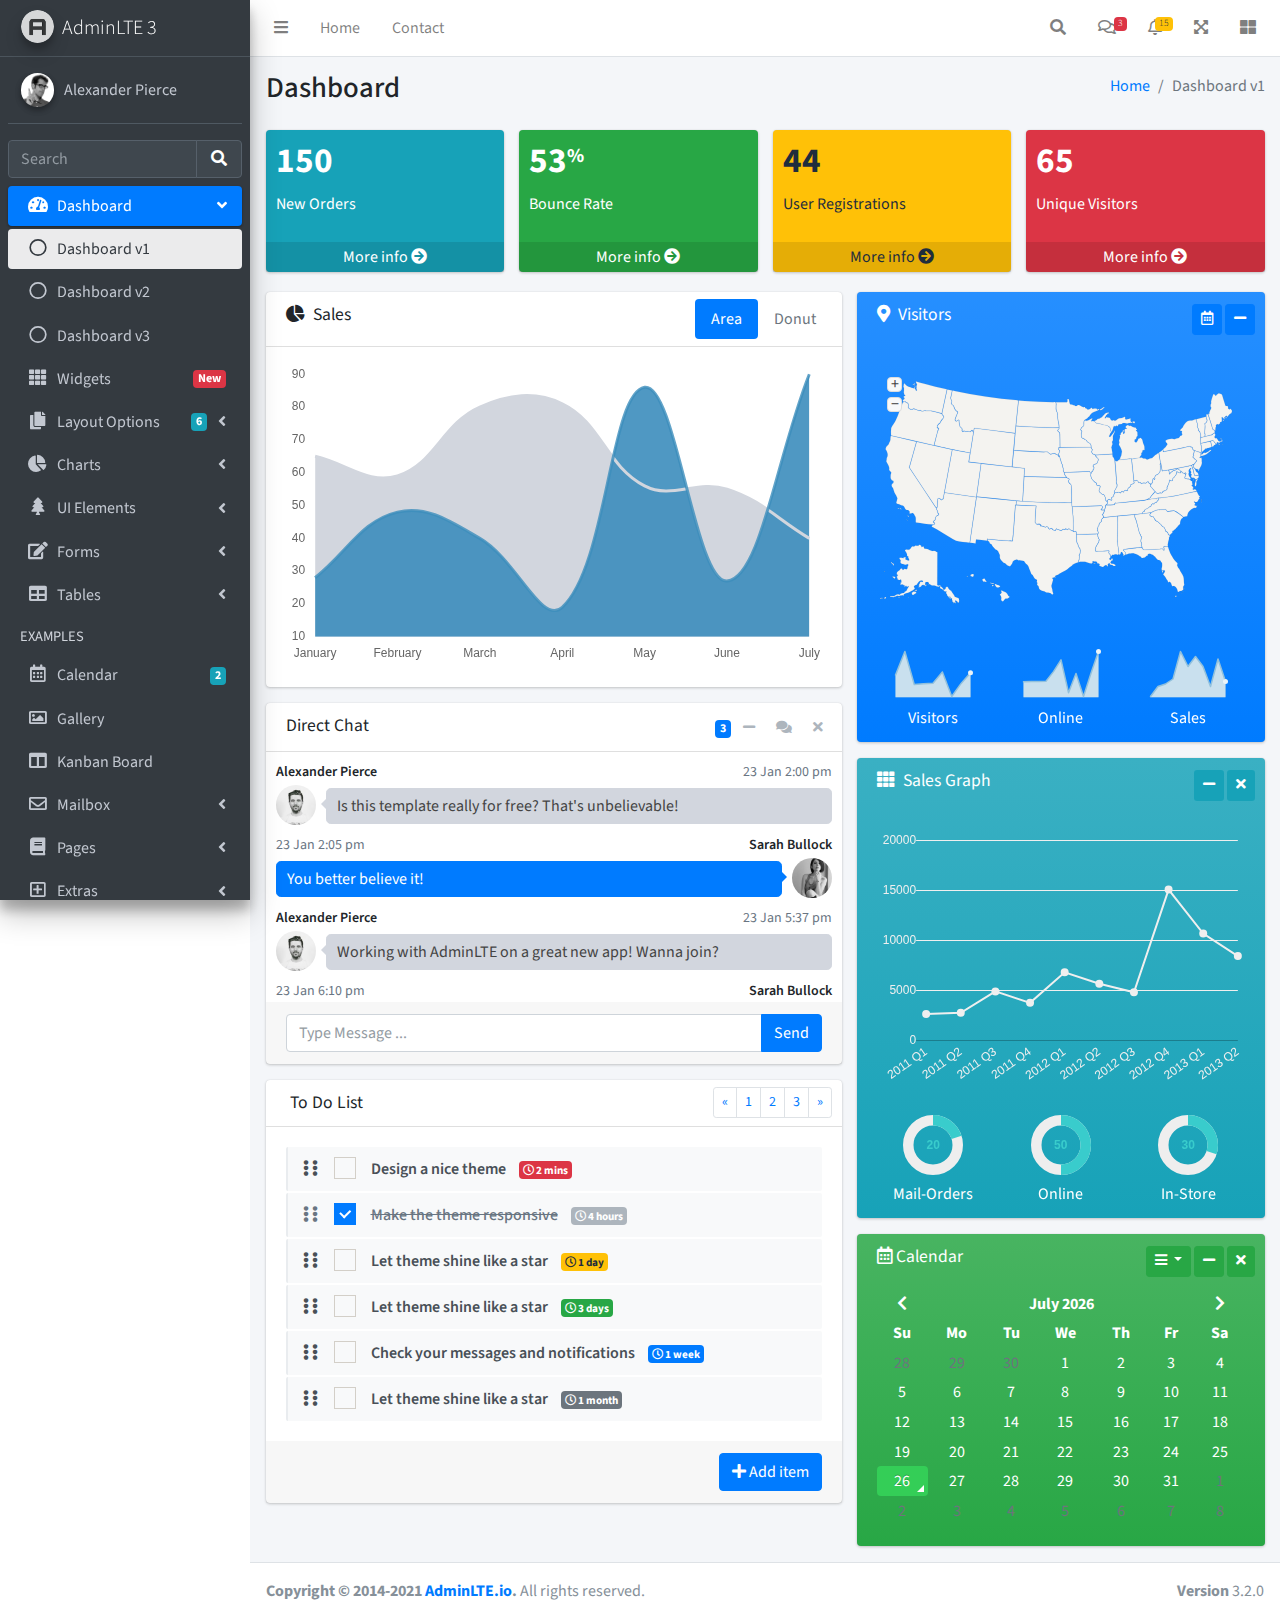
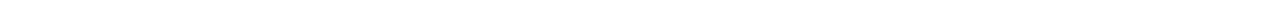
<file: assets/index.html>
<!DOCTYPE html>
<html lang="en">
<head>
  <meta charset="utf-8">
  <meta name="viewport" content="width=device-width, initial-scale=1">
  <title>AdminLTE 3 | Dashboard</title>

  <!-- Google Font: Source Sans Pro -->
  <link rel="stylesheet" href="https://fonts.googleapis.com/css?family=Source+Sans+Pro:300,400,400i,700&display=fallback">
  <!-- Font Awesome -->
  <link rel="stylesheet" href="plugins/fontawesome-free/css/all.min.css">
  <!-- Ionicons -->
  <link rel="stylesheet" href="https://code.ionicframework.com/ionicons/2.0.1/css/ionicons.min.css">
  <!-- Tempusdominus Bootstrap 4 -->
  <link rel="stylesheet" href="plugins/tempusdominus-bootstrap-4/css/tempusdominus-bootstrap-4.min.css">
  <!-- iCheck -->
  <link rel="stylesheet" href="plugins/icheck-bootstrap/icheck-bootstrap.min.css">
  <!-- JQVMap -->
  <link rel="stylesheet" href="plugins/jqvmap/jqvmap.min.css">
  <!-- Theme style -->
  <link rel="stylesheet" href="dist/css/adminlte.min.css">
  <!-- overlayScrollbars -->
  <link rel="stylesheet" href="plugins/overlayScrollbars/css/OverlayScrollbars.min.css">
  <!-- Daterange picker -->
  <link rel="stylesheet" href="plugins/daterangepicker/daterangepicker.css">
  <!-- summernote -->
  <link rel="stylesheet" href="plugins/summernote/summernote-bs4.min.css">
</head>
<body class="hold-transition sidebar-mini layout-fixed">
<div class="wrapper">

  <!-- Preloader -->
  <div class="preloader flex-column justify-content-center align-items-center">
    <img class="animation__shake" src="dist/img/AdminLTELogo.png" alt="AdminLTELogo" height="60" width="60">
  </div>

  <!-- Navbar -->
  <nav class="main-header navbar navbar-expand navbar-white navbar-light">
    <!-- Left navbar links -->
    <ul class="navbar-nav">
      <li class="nav-item">
        <a class="nav-link" data-widget="pushmenu" href="#" role="button"><i class="fas fa-bars"></i></a>
      </li>
      <li class="nav-item d-none d-sm-inline-block">
        <a href="index3.html" class="nav-link">Home</a>
      </li>
      <li class="nav-item d-none d-sm-inline-block">
        <a href="#" class="nav-link">Contact</a>
      </li>
    </ul>

    <!-- Right navbar links -->
    <ul class="navbar-nav ml-auto">
      <!-- Navbar Search -->
      <li class="nav-item">
        <a class="nav-link" data-widget="navbar-search" href="#" role="button">
          <i class="fas fa-search"></i>
        </a>
        <div class="navbar-search-block">
          <form class="form-inline">
            <div class="input-group input-group-sm">
              <input class="form-control form-control-navbar" type="search" placeholder="Search" aria-label="Search">
              <div class="input-group-append">
                <button class="btn btn-navbar" type="submit">
                  <i class="fas fa-search"></i>
                </button>
                <button class="btn btn-navbar" type="button" data-widget="navbar-search">
                  <i class="fas fa-times"></i>
                </button>
              </div>
            </div>
          </form>
        </div>
      </li>

      <!-- Messages Dropdown Menu -->
      <li class="nav-item dropdown">
        <a class="nav-link" data-toggle="dropdown" href="#">
          <i class="far fa-comments"></i>
          <span class="badge badge-danger navbar-badge">3</span>
        </a>
        <div class="dropdown-menu dropdown-menu-lg dropdown-menu-right">
          <a href="#" class="dropdown-item">
            <!-- Message Start -->
            <div class="media">
              <img src="dist/img/user1-128x128.jpg" alt="User Avatar" class="img-size-50 mr-3 img-circle">
              <div class="media-body">
                <h3 class="dropdown-item-title">
                  Brad Diesel
                  <span class="float-right text-sm text-danger"><i class="fas fa-star"></i></span>
                </h3>
                <p class="text-sm">Call me whenever you can...</p>
                <p class="text-sm text-muted"><i class="far fa-clock mr-1"></i> 4 Hours Ago</p>
              </div>
            </div>
            <!-- Message End -->
          </a>
          <div class="dropdown-divider"></div>
          <a href="#" class="dropdown-item">
            <!-- Message Start -->
            <div class="media">
              <img src="dist/img/user8-128x128.jpg" alt="User Avatar" class="img-size-50 img-circle mr-3">
              <div class="media-body">
                <h3 class="dropdown-item-title">
                  John Pierce
                  <span class="float-right text-sm text-muted"><i class="fas fa-star"></i></span>
                </h3>
                <p class="text-sm">I got your message bro</p>
                <p class="text-sm text-muted"><i class="far fa-clock mr-1"></i> 4 Hours Ago</p>
              </div>
            </div>
            <!-- Message End -->
          </a>
          <div class="dropdown-divider"></div>
          <a href="#" class="dropdown-item">
            <!-- Message Start -->
            <div class="media">
              <img src="dist/img/user3-128x128.jpg" alt="User Avatar" class="img-size-50 img-circle mr-3">
              <div class="media-body">
                <h3 class="dropdown-item-title">
                  Nora Silvester
                  <span class="float-right text-sm text-warning"><i class="fas fa-star"></i></span>
                </h3>
                <p class="text-sm">The subject goes here</p>
                <p class="text-sm text-muted"><i class="far fa-clock mr-1"></i> 4 Hours Ago</p>
              </div>
            </div>
            <!-- Message End -->
          </a>
          <div class="dropdown-divider"></div>
          <a href="#" class="dropdown-item dropdown-footer">See All Messages</a>
        </div>
      </li>
      <!-- Notifications Dropdown Menu -->
      <li class="nav-item dropdown">
        <a class="nav-link" data-toggle="dropdown" href="#">
          <i class="far fa-bell"></i>
          <span class="badge badge-warning navbar-badge">15</span>
        </a>
        <div class="dropdown-menu dropdown-menu-lg dropdown-menu-right">
          <span class="dropdown-item dropdown-header">15 Notifications</span>
          <div class="dropdown-divider"></div>
          <a href="#" class="dropdown-item">
            <i class="fas fa-envelope mr-2"></i> 4 new messages
            <span class="float-right text-muted text-sm">3 mins</span>
          </a>
          <div class="dropdown-divider"></div>
          <a href="#" class="dropdown-item">
            <i class="fas fa-users mr-2"></i> 8 friend requests
            <span class="float-right text-muted text-sm">12 hours</span>
          </a>
          <div class="dropdown-divider"></div>
          <a href="#" class="dropdown-item">
            <i class="fas fa-file mr-2"></i> 3 new reports
            <span class="float-right text-muted text-sm">2 days</span>
          </a>
          <div class="dropdown-divider"></div>
          <a href="#" class="dropdown-item dropdown-footer">See All Notifications</a>
        </div>
      </li>
      <li class="nav-item">
        <a class="nav-link" data-widget="fullscreen" href="#" role="button">
          <i class="fas fa-expand-arrows-alt"></i>
        </a>
      </li>
      <li class="nav-item">
        <a class="nav-link" data-widget="control-sidebar" data-controlsidebar-slide="true" href="#" role="button">
          <i class="fas fa-th-large"></i>
        </a>
      </li>
    </ul>
  </nav>
  <!-- /.navbar -->

  <!-- Main Sidebar Container -->
  <aside class="main-sidebar sidebar-dark-primary elevation-4">
    <!-- Brand Logo -->
    <a href="index3.html" class="brand-link">
      <img src="dist/img/AdminLTELogo.png" alt="AdminLTE Logo" class="brand-image img-circle elevation-3" style="opacity: .8">
      <span class="brand-text font-weight-light">AdminLTE 3</span>
    </a>

    <!-- Sidebar -->
    <div class="sidebar">
      <!-- Sidebar user panel (optional) -->
      <div class="user-panel mt-3 pb-3 mb-3 d-flex">
        <div class="image">
          <img src="dist/img/user2-160x160.jpg" class="img-circle elevation-2" alt="User Image">
        </div>
        <div class="info">
          <a href="#" class="d-block">Alexander Pierce</a>
        </div>
      </div>

      <!-- SidebarSearch Form -->
      <div class="form-inline">
        <div class="input-group" data-widget="sidebar-search">
          <input class="form-control form-control-sidebar" type="search" placeholder="Search" aria-label="Search">
          <div class="input-group-append">
            <button class="btn btn-sidebar">
              <i class="fas fa-search fa-fw"></i>
            </button>
          </div>
        </div>
      </div>

      <!-- Sidebar Menu -->
      <nav class="mt-2">
        <ul class="nav nav-pills nav-sidebar flex-column" data-widget="treeview" role="menu" data-accordion="false">
          <!-- Add icons to the links using the .nav-icon class
               with font-awesome or any other icon font library -->
          <li class="nav-item menu-open">
            <a href="#" class="nav-link active">
              <i class="nav-icon fas fa-tachometer-alt"></i>
              <p>
                Dashboard
                <i class="right fas fa-angle-left"></i>
              </p>
            </a>
            <ul class="nav nav-treeview">
              <li class="nav-item">
                <a href="./index.html" class="nav-link active">
                  <i class="far fa-circle nav-icon"></i>
                  <p>Dashboard v1</p>
                </a>
              </li>
              <li class="nav-item">
                <a href="./index2.html" class="nav-link">
                  <i class="far fa-circle nav-icon"></i>
                  <p>Dashboard v2</p>
                </a>
              </li>
              <li class="nav-item">
                <a href="./index3.html" class="nav-link">
                  <i class="far fa-circle nav-icon"></i>
                  <p>Dashboard v3</p>
                </a>
              </li>
            </ul>
          </li>
          <li class="nav-item">
            <a href="pages/widgets.html" class="nav-link">
              <i class="nav-icon fas fa-th"></i>
              <p>
                Widgets
                <span class="right badge badge-danger">New</span>
              </p>
            </a>
          </li>
          <li class="nav-item">
            <a href="#" class="nav-link">
              <i class="nav-icon fas fa-copy"></i>
              <p>
                Layout Options
                <i class="fas fa-angle-left right"></i>
                <span class="badge badge-info right">6</span>
              </p>
            </a>
            <ul class="nav nav-treeview">
              <li class="nav-item">
                <a href="pages/layout/top-nav.html" class="nav-link">
                  <i class="far fa-circle nav-icon"></i>
                  <p>Top Navigation</p>
                </a>
              </li>
              <li class="nav-item">
                <a href="pages/layout/top-nav-sidebar.html" class="nav-link">
                  <i class="far fa-circle nav-icon"></i>
                  <p>Top Navigation + Sidebar</p>
                </a>
              </li>
              <li class="nav-item">
                <a href="pages/layout/boxed.html" class="nav-link">
                  <i class="far fa-circle nav-icon"></i>
                  <p>Boxed</p>
                </a>
              </li>
              <li class="nav-item">
                <a href="pages/layout/fixed-sidebar.html" class="nav-link">
                  <i class="far fa-circle nav-icon"></i>
                  <p>Fixed Sidebar</p>
                </a>
              </li>
              <li class="nav-item">
                <a href="pages/layout/fixed-sidebar-custom.html" class="nav-link">
                  <i class="far fa-circle nav-icon"></i>
                  <p>Fixed Sidebar <small>+ Custom Area</small></p>
                </a>
              </li>
              <li class="nav-item">
                <a href="pages/layout/fixed-topnav.html" class="nav-link">
                  <i class="far fa-circle nav-icon"></i>
                  <p>Fixed Navbar</p>
                </a>
              </li>
              <li class="nav-item">
                <a href="pages/layout/fixed-footer.html" class="nav-link">
                  <i class="far fa-circle nav-icon"></i>
                  <p>Fixed Footer</p>
                </a>
              </li>
              <li class="nav-item">
                <a href="pages/layout/collapsed-sidebar.html" class="nav-link">
                  <i class="far fa-circle nav-icon"></i>
                  <p>Collapsed Sidebar</p>
                </a>
              </li>
            </ul>
          </li>
          <li class="nav-item">
            <a href="#" class="nav-link">
              <i class="nav-icon fas fa-chart-pie"></i>
              <p>
                Charts
                <i class="right fas fa-angle-left"></i>
              </p>
            </a>
            <ul class="nav nav-treeview">
              <li class="nav-item">
                <a href="pages/charts/chartjs.html" class="nav-link">
                  <i class="far fa-circle nav-icon"></i>
                  <p>ChartJS</p>
                </a>
              </li>
              <li class="nav-item">
                <a href="pages/charts/flot.html" class="nav-link">
                  <i class="far fa-circle nav-icon"></i>
                  <p>Flot</p>
                </a>
              </li>
              <li class="nav-item">
                <a href="pages/charts/inline.html" class="nav-link">
                  <i class="far fa-circle nav-icon"></i>
                  <p>Inline</p>
                </a>
              </li>
              <li class="nav-item">
                <a href="pages/charts/uplot.html" class="nav-link">
                  <i class="far fa-circle nav-icon"></i>
                  <p>uPlot</p>
                </a>
              </li>
            </ul>
          </li>
          <li class="nav-item">
            <a href="#" class="nav-link">
              <i class="nav-icon fas fa-tree"></i>
              <p>
                UI Elements
                <i class="fas fa-angle-left right"></i>
              </p>
            </a>
            <ul class="nav nav-treeview">
              <li class="nav-item">
                <a href="pages/UI/general.html" class="nav-link">
                  <i class="far fa-circle nav-icon"></i>
                  <p>General</p>
                </a>
              </li>
              <li class="nav-item">
                <a href="pages/UI/icons.html" class="nav-link">
                  <i class="far fa-circle nav-icon"></i>
                  <p>Icons</p>
                </a>
              </li>
              <li class="nav-item">
                <a href="pages/UI/buttons.html" class="nav-link">
                  <i class="far fa-circle nav-icon"></i>
                  <p>Buttons</p>
                </a>
              </li>
              <li class="nav-item">
                <a href="pages/UI/sliders.html" class="nav-link">
                  <i class="far fa-circle nav-icon"></i>
                  <p>Sliders</p>
                </a>
              </li>
              <li class="nav-item">
                <a href="pages/UI/modals.html" class="nav-link">
                  <i class="far fa-circle nav-icon"></i>
                  <p>Modals & Alerts</p>
                </a>
              </li>
              <li class="nav-item">
                <a href="pages/UI/navbar.html" class="nav-link">
                  <i class="far fa-circle nav-icon"></i>
                  <p>Navbar & Tabs</p>
                </a>
              </li>
              <li class="nav-item">
                <a href="pages/UI/timeline.html" class="nav-link">
                  <i class="far fa-circle nav-icon"></i>
                  <p>Timeline</p>
                </a>
              </li>
              <li class="nav-item">
                <a href="pages/UI/ribbons.html" class="nav-link">
                  <i class="far fa-circle nav-icon"></i>
                  <p>Ribbons</p>
                </a>
              </li>
            </ul>
          </li>
          <li class="nav-item">
            <a href="#" class="nav-link">
              <i class="nav-icon fas fa-edit"></i>
              <p>
                Forms
                <i class="fas fa-angle-left right"></i>
              </p>
            </a>
            <ul class="nav nav-treeview">
              <li class="nav-item">
                <a href="pages/forms/general.html" class="nav-link">
                  <i class="far fa-circle nav-icon"></i>
                  <p>General Elements</p>
                </a>
              </li>
              <li class="nav-item">
                <a href="pages/forms/advanced.html" class="nav-link">
                  <i class="far fa-circle nav-icon"></i>
                  <p>Advanced Elements</p>
                </a>
              </li>
              <li class="nav-item">
                <a href="pages/forms/editors.html" class="nav-link">
                  <i class="far fa-circle nav-icon"></i>
                  <p>Editors</p>
                </a>
              </li>
              <li class="nav-item">
                <a href="pages/forms/validation.html" class="nav-link">
                  <i class="far fa-circle nav-icon"></i>
                  <p>Validation</p>
                </a>
              </li>
            </ul>
          </li>
          <li class="nav-item">
            <a href="#" class="nav-link">
              <i class="nav-icon fas fa-table"></i>
              <p>
                Tables
                <i class="fas fa-angle-left right"></i>
              </p>
            </a>
            <ul class="nav nav-treeview">
              <li class="nav-item">
                <a href="pages/tables/simple.html" class="nav-link">
                  <i class="far fa-circle nav-icon"></i>
                  <p>Simple Tables</p>
                </a>
              </li>
              <li class="nav-item">
                <a href="pages/tables/data.html" class="nav-link">
                  <i class="far fa-circle nav-icon"></i>
                  <p>DataTables</p>
                </a>
              </li>
              <li class="nav-item">
                <a href="pages/tables/jsgrid.html" class="nav-link">
                  <i class="far fa-circle nav-icon"></i>
                  <p>jsGrid</p>
                </a>
              </li>
            </ul>
          </li>
          <li class="nav-header">EXAMPLES</li>
          <li class="nav-item">
            <a href="pages/calendar.html" class="nav-link">
              <i class="nav-icon far fa-calendar-alt"></i>
              <p>
                Calendar
                <span class="badge badge-info right">2</span>
              </p>
            </a>
          </li>
          <li class="nav-item">
            <a href="pages/gallery.html" class="nav-link">
              <i class="nav-icon far fa-image"></i>
              <p>
                Gallery
              </p>
            </a>
          </li>
          <li class="nav-item">
            <a href="pages/kanban.html" class="nav-link">
              <i class="nav-icon fas fa-columns"></i>
              <p>
                Kanban Board
              </p>
            </a>
          </li>
          <li class="nav-item">
            <a href="#" class="nav-link">
              <i class="nav-icon far fa-envelope"></i>
              <p>
                Mailbox
                <i class="fas fa-angle-left right"></i>
              </p>
            </a>
            <ul class="nav nav-treeview">
              <li class="nav-item">
                <a href="pages/mailbox/mailbox.html" class="nav-link">
                  <i class="far fa-circle nav-icon"></i>
                  <p>Inbox</p>
                </a>
              </li>
              <li class="nav-item">
                <a href="pages/mailbox/compose.html" class="nav-link">
                  <i class="far fa-circle nav-icon"></i>
                  <p>Compose</p>
                </a>
              </li>
              <li class="nav-item">
                <a href="pages/mailbox/read-mail.html" class="nav-link">
                  <i class="far fa-circle nav-icon"></i>
                  <p>Read</p>
                </a>
              </li>
            </ul>
          </li>
          <li class="nav-item">
            <a href="#" class="nav-link">
              <i class="nav-icon fas fa-book"></i>
              <p>
                Pages
                <i class="fas fa-angle-left right"></i>
              </p>
            </a>
            <ul class="nav nav-treeview">
              <li class="nav-item">
                <a href="pages/examples/invoice.html" class="nav-link">
                  <i class="far fa-circle nav-icon"></i>
                  <p>Invoice</p>
                </a>
              </li>
              <li class="nav-item">
                <a href="pages/examples/profile.html" class="nav-link">
                  <i class="far fa-circle nav-icon"></i>
                  <p>Profile</p>
                </a>
              </li>
              <li class="nav-item">
                <a href="pages/examples/e-commerce.html" class="nav-link">
                  <i class="far fa-circle nav-icon"></i>
                  <p>E-commerce</p>
                </a>
              </li>
              <li class="nav-item">
                <a href="pages/examples/projects.html" class="nav-link">
                  <i class="far fa-circle nav-icon"></i>
                  <p>Projects</p>
                </a>
              </li>
              <li class="nav-item">
                <a href="pages/examples/project-add.html" class="nav-link">
                  <i class="far fa-circle nav-icon"></i>
                  <p>Project Add</p>
                </a>
              </li>
              <li class="nav-item">
                <a href="pages/examples/project-edit.html" class="nav-link">
                  <i class="far fa-circle nav-icon"></i>
                  <p>Project Edit</p>
                </a>
              </li>
              <li class="nav-item">
                <a href="pages/examples/project-detail.html" class="nav-link">
                  <i class="far fa-circle nav-icon"></i>
                  <p>Project Detail</p>
                </a>
              </li>
              <li class="nav-item">
                <a href="pages/examples/contacts.html" class="nav-link">
                  <i class="far fa-circle nav-icon"></i>
                  <p>Contacts</p>
                </a>
              </li>
              <li class="nav-item">
                <a href="pages/examples/faq.html" class="nav-link">
                  <i class="far fa-circle nav-icon"></i>
                  <p>FAQ</p>
                </a>
              </li>
              <li class="nav-item">
                <a href="pages/examples/contact-us.html" class="nav-link">
                  <i class="far fa-circle nav-icon"></i>
                  <p>Contact us</p>
                </a>
              </li>
            </ul>
          </li>
          <li class="nav-item">
            <a href="#" class="nav-link">
              <i class="nav-icon far fa-plus-square"></i>
              <p>
                Extras
                <i class="fas fa-angle-left right"></i>
              </p>
            </a>
            <ul class="nav nav-treeview">
              <li class="nav-item">
                <a href="#" class="nav-link">
                  <i class="far fa-circle nav-icon"></i>
                  <p>
                    Login & Register v1
                    <i class="fas fa-angle-left right"></i>
                  </p>
                </a>
                <ul class="nav nav-treeview">
                  <li class="nav-item">
                    <a href="pages/examples/login.html" class="nav-link">
                      <i class="far fa-circle nav-icon"></i>
                      <p>Login v1</p>
                    </a>
                  </li>
                  <li class="nav-item">
                    <a href="pages/examples/register.html" class="nav-link">
                      <i class="far fa-circle nav-icon"></i>
                      <p>Register v1</p>
                    </a>
                  </li>
                  <li class="nav-item">
                    <a href="pages/examples/forgot-password.html" class="nav-link">
                      <i class="far fa-circle nav-icon"></i>
                      <p>Forgot Password v1</p>
                    </a>
                  </li>
                  <li class="nav-item">
                    <a href="pages/examples/recover-password.html" class="nav-link">
                      <i class="far fa-circle nav-icon"></i>
                      <p>Recover Password v1</p>
                    </a>
                  </li>
                </ul>
              </li>
              <li class="nav-item">
                <a href="#" class="nav-link">
                  <i class="far fa-circle nav-icon"></i>
                  <p>
                    Login & Register v2
                    <i class="fas fa-angle-left right"></i>
                  </p>
                </a>
                <ul class="nav nav-treeview">
                  <li class="nav-item">
                    <a href="pages/examples/login-v2.html" class="nav-link">
                      <i class="far fa-circle nav-icon"></i>
                      <p>Login v2</p>
                    </a>
                  </li>
                  <li class="nav-item">
                    <a href="pages/examples/register-v2.html" class="nav-link">
                      <i class="far fa-circle nav-icon"></i>
                      <p>Register v2</p>
                    </a>
                  </li>
                  <li class="nav-item">
                    <a href="pages/examples/forgot-password-v2.html" class="nav-link">
                      <i class="far fa-circle nav-icon"></i>
                      <p>Forgot Password v2</p>
                    </a>
                  </li>
                  <li class="nav-item">
                    <a href="pages/examples/recover-password-v2.html" class="nav-link">
                      <i class="far fa-circle nav-icon"></i>
                      <p>Recover Password v2</p>
                    </a>
                  </li>
                </ul>
              </li>
              <li class="nav-item">
                <a href="pages/examples/lockscreen.html" class="nav-link">
                  <i class="far fa-circle nav-icon"></i>
                  <p>Lockscreen</p>
                </a>
              </li>
              <li class="nav-item">
                <a href="pages/examples/legacy-user-menu.html" class="nav-link">
                  <i class="far fa-circle nav-icon"></i>
                  <p>Legacy User Menu</p>
                </a>
              </li>
              <li class="nav-item">
                <a href="pages/examples/language-menu.html" class="nav-link">
                  <i class="far fa-circle nav-icon"></i>
                  <p>Language Menu</p>
                </a>
              </li>
              <li class="nav-item">
                <a href="pages/examples/404.html" class="nav-link">
                  <i class="far fa-circle nav-icon"></i>
                  <p>Error 404</p>
                </a>
              </li>
              <li class="nav-item">
                <a href="pages/examples/500.html" class="nav-link">
                  <i class="far fa-circle nav-icon"></i>
                  <p>Error 500</p>
                </a>
              </li>
              <li class="nav-item">
                <a href="pages/examples/pace.html" class="nav-link">
                  <i class="far fa-circle nav-icon"></i>
                  <p>Pace</p>
                </a>
              </li>
              <li class="nav-item">
                <a href="pages/examples/blank.html" class="nav-link">
                  <i class="far fa-circle nav-icon"></i>
                  <p>Blank Page</p>
                </a>
              </li>
              <li class="nav-item">
                <a href="starter.html" class="nav-link">
                  <i class="far fa-circle nav-icon"></i>
                  <p>Starter Page</p>
                </a>
              </li>
            </ul>
          </li>
          <li class="nav-item">
            <a href="#" class="nav-link">
              <i class="nav-icon fas fa-search"></i>
              <p>
                Search
                <i class="fas fa-angle-left right"></i>
              </p>
            </a>
            <ul class="nav nav-treeview">
              <li class="nav-item">
                <a href="pages/search/simple.html" class="nav-link">
                  <i class="far fa-circle nav-icon"></i>
                  <p>Simple Search</p>
                </a>
              </li>
              <li class="nav-item">
                <a href="pages/search/enhanced.html" class="nav-link">
                  <i class="far fa-circle nav-icon"></i>
                  <p>Enhanced</p>
                </a>
              </li>
            </ul>
          </li>
          <li class="nav-header">MISCELLANEOUS</li>
          <li class="nav-item">
            <a href="iframe.html" class="nav-link">
              <i class="nav-icon fas fa-ellipsis-h"></i>
              <p>Tabbed IFrame Plugin</p>
            </a>
          </li>
          <li class="nav-item">
            <a href="https://adminlte.io/docs/3.1/" class="nav-link">
              <i class="nav-icon fas fa-file"></i>
              <p>Documentation</p>
            </a>
          </li>
          <li class="nav-header">MULTI LEVEL EXAMPLE</li>
          <li class="nav-item">
            <a href="#" class="nav-link">
              <i class="fas fa-circle nav-icon"></i>
              <p>Level 1</p>
            </a>
          </li>
          <li class="nav-item">
            <a href="#" class="nav-link">
              <i class="nav-icon fas fa-circle"></i>
              <p>
                Level 1
                <i class="right fas fa-angle-left"></i>
              </p>
            </a>
            <ul class="nav nav-treeview">
              <li class="nav-item">
                <a href="#" class="nav-link">
                  <i class="far fa-circle nav-icon"></i>
                  <p>Level 2</p>
                </a>
              </li>
              <li class="nav-item">
                <a href="#" class="nav-link">
                  <i class="far fa-circle nav-icon"></i>
                  <p>
                    Level 2
                    <i class="right fas fa-angle-left"></i>
                  </p>
                </a>
                <ul class="nav nav-treeview">
                  <li class="nav-item">
                    <a href="#" class="nav-link">
                      <i class="far fa-dot-circle nav-icon"></i>
                      <p>Level 3</p>
                    </a>
                  </li>
                  <li class="nav-item">
                    <a href="#" class="nav-link">
                      <i class="far fa-dot-circle nav-icon"></i>
                      <p>Level 3</p>
                    </a>
                  </li>
                  <li class="nav-item">
                    <a href="#" class="nav-link">
                      <i class="far fa-dot-circle nav-icon"></i>
                      <p>Level 3</p>
                    </a>
                  </li>
                </ul>
              </li>
              <li class="nav-item">
                <a href="#" class="nav-link">
                  <i class="far fa-circle nav-icon"></i>
                  <p>Level 2</p>
                </a>
              </li>
            </ul>
          </li>
          <li class="nav-item">
            <a href="#" class="nav-link">
              <i class="fas fa-circle nav-icon"></i>
              <p>Level 1</p>
            </a>
          </li>
          <li class="nav-header">LABELS</li>
          <li class="nav-item">
            <a href="#" class="nav-link">
              <i class="nav-icon far fa-circle text-danger"></i>
              <p class="text">Important</p>
            </a>
          </li>
          <li class="nav-item">
            <a href="#" class="nav-link">
              <i class="nav-icon far fa-circle text-warning"></i>
              <p>Warning</p>
            </a>
          </li>
          <li class="nav-item">
            <a href="#" class="nav-link">
              <i class="nav-icon far fa-circle text-info"></i>
              <p>Informational</p>
            </a>
          </li>
        </ul>
      </nav>
      <!-- /.sidebar-menu -->
    </div>
    <!-- /.sidebar -->
  </aside>

  <!-- Content Wrapper. Contains page content -->
  <div class="content-wrapper">
    <!-- Content Header (Page header) -->
    <div class="content-header">
      <div class="container-fluid">
        <div class="row mb-2">
          <div class="col-sm-6">
            <h1 class="m-0">Dashboard</h1>
          </div><!-- /.col -->
          <div class="col-sm-6">
            <ol class="breadcrumb float-sm-right">
              <li class="breadcrumb-item"><a href="#">Home</a></li>
              <li class="breadcrumb-item active">Dashboard v1</li>
            </ol>
          </div><!-- /.col -->
        </div><!-- /.row -->
      </div><!-- /.container-fluid -->
    </div>
    <!-- /.content-header -->

    <!-- Main content -->
    <section class="content">
      <div class="container-fluid">
        <!-- Small boxes (Stat box) -->
        <div class="row">
          <div class="col-lg-3 col-6">
            <!-- small box -->
            <div class="small-box bg-info">
              <div class="inner">
                <h3>150</h3>

                <p>New Orders</p>
              </div>
              <div class="icon">
                <i class="ion ion-bag"></i>
              </div>
              <a href="#" class="small-box-footer">More info <i class="fas fa-arrow-circle-right"></i></a>
            </div>
          </div>
          <!-- ./col -->
          <div class="col-lg-3 col-6">
            <!-- small box -->
            <div class="small-box bg-success">
              <div class="inner">
                <h3>53<sup style="font-size: 20px">%</sup></h3>

                <p>Bounce Rate</p>
              </div>
              <div class="icon">
                <i class="ion ion-stats-bars"></i>
              </div>
              <a href="#" class="small-box-footer">More info <i class="fas fa-arrow-circle-right"></i></a>
            </div>
          </div>
          <!-- ./col -->
          <div class="col-lg-3 col-6">
            <!-- small box -->
            <div class="small-box bg-warning">
              <div class="inner">
                <h3>44</h3>

                <p>User Registrations</p>
              </div>
              <div class="icon">
                <i class="ion ion-person-add"></i>
              </div>
              <a href="#" class="small-box-footer">More info <i class="fas fa-arrow-circle-right"></i></a>
            </div>
          </div>
          <!-- ./col -->
          <div class="col-lg-3 col-6">
            <!-- small box -->
            <div class="small-box bg-danger">
              <div class="inner">
                <h3>65</h3>

                <p>Unique Visitors</p>
              </div>
              <div class="icon">
                <i class="ion ion-pie-graph"></i>
              </div>
              <a href="#" class="small-box-footer">More info <i class="fas fa-arrow-circle-right"></i></a>
            </div>
          </div>
          <!-- ./col -->
        </div>
        <!-- /.row -->
        <!-- Main row -->
        <div class="row">
          <!-- Left col -->
          <section class="col-lg-7 connectedSortable">
            <!-- Custom tabs (Charts with tabs)-->
            <div class="card">
              <div class="card-header">
                <h3 class="card-title">
                  <i class="fas fa-chart-pie mr-1"></i>
                  Sales
                </h3>
                <div class="card-tools">
                  <ul class="nav nav-pills ml-auto">
                    <li class="nav-item">
                      <a class="nav-link active" href="#revenue-chart" data-toggle="tab">Area</a>
                    </li>
                    <li class="nav-item">
                      <a class="nav-link" href="#sales-chart" data-toggle="tab">Donut</a>
                    </li>
                  </ul>
                </div>
              </div><!-- /.card-header -->
              <div class="card-body">
                <div class="tab-content p-0">
                  <!-- Morris chart - Sales -->
                  <div class="chart tab-pane active" id="revenue-chart"
                       style="position: relative; height: 300px;">
                      <canvas id="revenue-chart-canvas" height="300" style="height: 300px;"></canvas>
                   </div>
                  <div class="chart tab-pane" id="sales-chart" style="position: relative; height: 300px;">
                    <canvas id="sales-chart-canvas" height="300" style="height: 300px;"></canvas>
                  </div>
                </div>
              </div><!-- /.card-body -->
            </div>
            <!-- /.card -->

            <!-- DIRECT CHAT -->
            <div class="card direct-chat direct-chat-primary">
              <div class="card-header">
                <h3 class="card-title">Direct Chat</h3>

                <div class="card-tools">
                  <span title="3 New Messages" class="badge badge-primary">3</span>
                  <button type="button" class="btn btn-tool" data-card-widget="collapse">
                    <i class="fas fa-minus"></i>
                  </button>
                  <button type="button" class="btn btn-tool" title="Contacts" data-widget="chat-pane-toggle">
                    <i class="fas fa-comments"></i>
                  </button>
                  <button type="button" class="btn btn-tool" data-card-widget="remove">
                    <i class="fas fa-times"></i>
                  </button>
                </div>
              </div>
              <!-- /.card-header -->
              <div class="card-body">
                <!-- Conversations are loaded here -->
                <div class="direct-chat-messages">
                  <!-- Message. Default to the left -->
                  <div class="direct-chat-msg">
                    <div class="direct-chat-infos clearfix">
                      <span class="direct-chat-name float-left">Alexander Pierce</span>
                      <span class="direct-chat-timestamp float-right">23 Jan 2:00 pm</span>
                    </div>
                    <!-- /.direct-chat-infos -->
                    <img class="direct-chat-img" src="dist/img/user1-128x128.jpg" alt="message user image">
                    <!-- /.direct-chat-img -->
                    <div class="direct-chat-text">
                      Is this template really for free? That's unbelievable!
                    </div>
                    <!-- /.direct-chat-text -->
                  </div>
                  <!-- /.direct-chat-msg -->

                  <!-- Message to the right -->
                  <div class="direct-chat-msg right">
                    <div class="direct-chat-infos clearfix">
                      <span class="direct-chat-name float-right">Sarah Bullock</span>
                      <span class="direct-chat-timestamp float-left">23 Jan 2:05 pm</span>
                    </div>
                    <!-- /.direct-chat-infos -->
                    <img class="direct-chat-img" src="dist/img/user3-128x128.jpg" alt="message user image">
                    <!-- /.direct-chat-img -->
                    <div class="direct-chat-text">
                      You better believe it!
                    </div>
                    <!-- /.direct-chat-text -->
                  </div>
                  <!-- /.direct-chat-msg -->

                  <!-- Message. Default to the left -->
                  <div class="direct-chat-msg">
                    <div class="direct-chat-infos clearfix">
                      <span class="direct-chat-name float-left">Alexander Pierce</span>
                      <span class="direct-chat-timestamp float-right">23 Jan 5:37 pm</span>
                    </div>
                    <!-- /.direct-chat-infos -->
                    <img class="direct-chat-img" src="dist/img/user1-128x128.jpg" alt="message user image">
                    <!-- /.direct-chat-img -->
                    <div class="direct-chat-text">
                      Working with AdminLTE on a great new app! Wanna join?
                    </div>
                    <!-- /.direct-chat-text -->
                  </div>
                  <!-- /.direct-chat-msg -->

                  <!-- Message to the right -->
                  <div class="direct-chat-msg right">
                    <div class="direct-chat-infos clearfix">
                      <span class="direct-chat-name float-right">Sarah Bullock</span>
                      <span class="direct-chat-timestamp float-left">23 Jan 6:10 pm</span>
                    </div>
                    <!-- /.direct-chat-infos -->
                    <img class="direct-chat-img" src="dist/img/user3-128x128.jpg" alt="message user image">
                    <!-- /.direct-chat-img -->
                    <div class="direct-chat-text">
                      I would love to.
                    </div>
                    <!-- /.direct-chat-text -->
                  </div>
                  <!-- /.direct-chat-msg -->

                </div>
                <!--/.direct-chat-messages-->

                <!-- Contacts are loaded here -->
                <div class="direct-chat-contacts">
                  <ul class="contacts-list">
                    <li>
                      <a href="#">
                        <img class="contacts-list-img" src="dist/img/user1-128x128.jpg" alt="User Avatar">

                        <div class="contacts-list-info">
                          <span class="contacts-list-name">
                            Count Dracula
                            <small class="contacts-list-date float-right">2/28/2015</small>
                          </span>
                          <span class="contacts-list-msg">How have you been? I was...</span>
                        </div>
                        <!-- /.contacts-list-info -->
                      </a>
                    </li>
                    <!-- End Contact Item -->
                    <li>
                      <a href="#">
                        <img class="contacts-list-img" src="dist/img/user7-128x128.jpg" alt="User Avatar">

                        <div class="contacts-list-info">
                          <span class="contacts-list-name">
                            Sarah Doe
                            <small class="contacts-list-date float-right">2/23/2015</small>
                          </span>
                          <span class="contacts-list-msg">I will be waiting for...</span>
                        </div>
                        <!-- /.contacts-list-info -->
                      </a>
                    </li>
                    <!-- End Contact Item -->
                    <li>
                      <a href="#">
                        <img class="contacts-list-img" src="dist/img/user3-128x128.jpg" alt="User Avatar">

                        <div class="contacts-list-info">
                          <span class="contacts-list-name">
                            Nadia Jolie
                            <small class="contacts-list-date float-right">2/20/2015</small>
                          </span>
                          <span class="contacts-list-msg">I'll call you back at...</span>
                        </div>
                        <!-- /.contacts-list-info -->
                      </a>
                    </li>
                    <!-- End Contact Item -->
                    <li>
                      <a href="#">
                        <img class="contacts-list-img" src="dist/img/user5-128x128.jpg" alt="User Avatar">

                        <div class="contacts-list-info">
                          <span class="contacts-list-name">
                            Nora S. Vans
                            <small class="contacts-list-date float-right">2/10/2015</small>
                          </span>
                          <span class="contacts-list-msg">Where is your new...</span>
                        </div>
                        <!-- /.contacts-list-info -->
                      </a>
                    </li>
                    <!-- End Contact Item -->
                    <li>
                      <a href="#">
                        <img class="contacts-list-img" src="dist/img/user6-128x128.jpg" alt="User Avatar">

                        <div class="contacts-list-info">
                          <span class="contacts-list-name">
                            John K.
                            <small class="contacts-list-date float-right">1/27/2015</small>
                          </span>
                          <span class="contacts-list-msg">Can I take a look at...</span>
                        </div>
                        <!-- /.contacts-list-info -->
                      </a>
                    </li>
                    <!-- End Contact Item -->
                    <li>
                      <a href="#">
                        <img class="contacts-list-img" src="dist/img/user8-128x128.jpg" alt="User Avatar">

                        <div class="contacts-list-info">
                          <span class="contacts-list-name">
                            Kenneth M.
                            <small class="contacts-list-date float-right">1/4/2015</small>
                          </span>
                          <span class="contacts-list-msg">Never mind I found...</span>
                        </div>
                        <!-- /.contacts-list-info -->
                      </a>
                    </li>
                    <!-- End Contact Item -->
                  </ul>
                  <!-- /.contacts-list -->
                </div>
                <!-- /.direct-chat-pane -->
              </div>
              <!-- /.card-body -->
              <div class="card-footer">
                <form action="#" method="post">
                  <div class="input-group">
                    <input type="text" name="message" placeholder="Type Message ..." class="form-control">
                    <span class="input-group-append">
                      <button type="button" class="btn btn-primary">Send</button>
                    </span>
                  </div>
                </form>
              </div>
              <!-- /.card-footer-->
            </div>
            <!--/.direct-chat -->

            <!-- TO DO List -->
            <div class="card">
              <div class="card-header">
                <h3 class="card-title">
                  <i class="ion ion-clipboard mr-1"></i>
                  To Do List
                </h3>

                <div class="card-tools">
                  <ul class="pagination pagination-sm">
                    <li class="page-item"><a href="#" class="page-link">&laquo;</a></li>
                    <li class="page-item"><a href="#" class="page-link">1</a></li>
                    <li class="page-item"><a href="#" class="page-link">2</a></li>
                    <li class="page-item"><a href="#" class="page-link">3</a></li>
                    <li class="page-item"><a href="#" class="page-link">&raquo;</a></li>
                  </ul>
                </div>
              </div>
              <!-- /.card-header -->
              <div class="card-body">
                <ul class="todo-list" data-widget="todo-list">
                  <li>
                    <!-- drag handle -->
                    <span class="handle">
                      <i class="fas fa-ellipsis-v"></i>
                      <i class="fas fa-ellipsis-v"></i>
                    </span>
                    <!-- checkbox -->
                    <div  class="icheck-primary d-inline ml-2">
                      <input type="checkbox" value="" name="todo1" id="todoCheck1">
                      <label for="todoCheck1"></label>
                    </div>
                    <!-- todo text -->
                    <span class="text">Design a nice theme</span>
                    <!-- Emphasis label -->
                    <small class="badge badge-danger"><i class="far fa-clock"></i> 2 mins</small>
                    <!-- General tools such as edit or delete-->
                    <div class="tools">
                      <i class="fas fa-edit"></i>
                      <i class="fas fa-trash-o"></i>
                    </div>
                  </li>
                  <li>
                    <span class="handle">
                      <i class="fas fa-ellipsis-v"></i>
                      <i class="fas fa-ellipsis-v"></i>
                    </span>
                    <div  class="icheck-primary d-inline ml-2">
                      <input type="checkbox" value="" name="todo2" id="todoCheck2" checked>
                      <label for="todoCheck2"></label>
                    </div>
                    <span class="text">Make the theme responsive</span>
                    <small class="badge badge-info"><i class="far fa-clock"></i> 4 hours</small>
                    <div class="tools">
                      <i class="fas fa-edit"></i>
                      <i class="fas fa-trash-o"></i>
                    </div>
                  </li>
                  <li>
                    <span class="handle">
                      <i class="fas fa-ellipsis-v"></i>
                      <i class="fas fa-ellipsis-v"></i>
                    </span>
                    <div  class="icheck-primary d-inline ml-2">
                      <input type="checkbox" value="" name="todo3" id="todoCheck3">
                      <label for="todoCheck3"></label>
                    </div>
                    <span class="text">Let theme shine like a star</span>
                    <small class="badge badge-warning"><i class="far fa-clock"></i> 1 day</small>
                    <div class="tools">
                      <i class="fas fa-edit"></i>
                      <i class="fas fa-trash-o"></i>
                    </div>
                  </li>
                  <li>
                    <span class="handle">
                      <i class="fas fa-ellipsis-v"></i>
                      <i class="fas fa-ellipsis-v"></i>
                    </span>
                    <div  class="icheck-primary d-inline ml-2">
                      <input type="checkbox" value="" name="todo4" id="todoCheck4">
                      <label for="todoCheck4"></label>
                    </div>
                    <span class="text">Let theme shine like a star</span>
                    <small class="badge badge-success"><i class="far fa-clock"></i> 3 days</small>
                    <div class="tools">
                      <i class="fas fa-edit"></i>
                      <i class="fas fa-trash-o"></i>
                    </div>
                  </li>
                  <li>
                    <span class="handle">
                      <i class="fas fa-ellipsis-v"></i>
                      <i class="fas fa-ellipsis-v"></i>
                    </span>
                    <div  class="icheck-primary d-inline ml-2">
                      <input type="checkbox" value="" name="todo5" id="todoCheck5">
                      <label for="todoCheck5"></label>
                    </div>
                    <span class="text">Check your messages and notifications</span>
                    <small class="badge badge-primary"><i class="far fa-clock"></i> 1 week</small>
                    <div class="tools">
                      <i class="fas fa-edit"></i>
                      <i class="fas fa-trash-o"></i>
                    </div>
                  </li>
                  <li>
                    <span class="handle">
                      <i class="fas fa-ellipsis-v"></i>
                      <i class="fas fa-ellipsis-v"></i>
                    </span>
                    <div  class="icheck-primary d-inline ml-2">
                      <input type="checkbox" value="" name="todo6" id="todoCheck6">
                      <label for="todoCheck6"></label>
                    </div>
                    <span class="text">Let theme shine like a star</span>
                    <small class="badge badge-secondary"><i class="far fa-clock"></i> 1 month</small>
                    <div class="tools">
                      <i class="fas fa-edit"></i>
                      <i class="fas fa-trash-o"></i>
                    </div>
                  </li>
                </ul>
              </div>
              <!-- /.card-body -->
              <div class="card-footer clearfix">
                <button type="button" class="btn btn-primary float-right"><i class="fas fa-plus"></i> Add item</button>
              </div>
            </div>
            <!-- /.card -->
          </section>
          <!-- /.Left col -->
          <!-- right col (We are only adding the ID to make the widgets sortable)-->
          <section class="col-lg-5 connectedSortable">

            <!-- Map card -->
            <div class="card bg-gradient-primary">
              <div class="card-header border-0">
                <h3 class="card-title">
                  <i class="fas fa-map-marker-alt mr-1"></i>
                  Visitors
                </h3>
                <!-- card tools -->
                <div class="card-tools">
                  <button type="button" class="btn btn-primary btn-sm daterange" title="Date range">
                    <i class="far fa-calendar-alt"></i>
                  </button>
                  <button type="button" class="btn btn-primary btn-sm" data-card-widget="collapse" title="Collapse">
                    <i class="fas fa-minus"></i>
                  </button>
                </div>
                <!-- /.card-tools -->
              </div>
              <div class="card-body">
                <div id="world-map" style="height: 250px; width: 100%;"></div>
              </div>
              <!-- /.card-body-->
              <div class="card-footer bg-transparent">
                <div class="row">
                  <div class="col-4 text-center">
                    <div id="sparkline-1"></div>
                    <div class="text-white">Visitors</div>
                  </div>
                  <!-- ./col -->
                  <div class="col-4 text-center">
                    <div id="sparkline-2"></div>
                    <div class="text-white">Online</div>
                  </div>
                  <!-- ./col -->
                  <div class="col-4 text-center">
                    <div id="sparkline-3"></div>
                    <div class="text-white">Sales</div>
                  </div>
                  <!-- ./col -->
                </div>
                <!-- /.row -->
              </div>
            </div>
            <!-- /.card -->

            <!-- solid sales graph -->
            <div class="card bg-gradient-info">
              <div class="card-header border-0">
                <h3 class="card-title">
                  <i class="fas fa-th mr-1"></i>
                  Sales Graph
                </h3>

                <div class="card-tools">
                  <button type="button" class="btn bg-info btn-sm" data-card-widget="collapse">
                    <i class="fas fa-minus"></i>
                  </button>
                  <button type="button" class="btn bg-info btn-sm" data-card-widget="remove">
                    <i class="fas fa-times"></i>
                  </button>
                </div>
              </div>
              <div class="card-body">
                <canvas class="chart" id="line-chart" style="min-height: 250px; height: 250px; max-height: 250px; max-width: 100%;"></canvas>
              </div>
              <!-- /.card-body -->
              <div class="card-footer bg-transparent">
                <div class="row">
                  <div class="col-4 text-center">
                    <input type="text" class="knob" data-readonly="true" value="20" data-width="60" data-height="60"
                           data-fgColor="#39CCCC">

                    <div class="text-white">Mail-Orders</div>
                  </div>
                  <!-- ./col -->
                  <div class="col-4 text-center">
                    <input type="text" class="knob" data-readonly="true" value="50" data-width="60" data-height="60"
                           data-fgColor="#39CCCC">

                    <div class="text-white">Online</div>
                  </div>
                  <!-- ./col -->
                  <div class="col-4 text-center">
                    <input type="text" class="knob" data-readonly="true" value="30" data-width="60" data-height="60"
                           data-fgColor="#39CCCC">

                    <div class="text-white">In-Store</div>
                  </div>
                  <!-- ./col -->
                </div>
                <!-- /.row -->
              </div>
              <!-- /.card-footer -->
            </div>
            <!-- /.card -->

            <!-- Calendar -->
            <div class="card bg-gradient-success">
              <div class="card-header border-0">

                <h3 class="card-title">
                  <i class="far fa-calendar-alt"></i>
                  Calendar
                </h3>
                <!-- tools card -->
                <div class="card-tools">
                  <!-- button with a dropdown -->
                  <div class="btn-group">
                    <button type="button" class="btn btn-success btn-sm dropdown-toggle" data-toggle="dropdown" data-offset="-52">
                      <i class="fas fa-bars"></i>
                    </button>
                    <div class="dropdown-menu" role="menu">
                      <a href="#" class="dropdown-item">Add new event</a>
                      <a href="#" class="dropdown-item">Clear events</a>
                      <div class="dropdown-divider"></div>
                      <a href="#" class="dropdown-item">View calendar</a>
                    </div>
                  </div>
                  <button type="button" class="btn btn-success btn-sm" data-card-widget="collapse">
                    <i class="fas fa-minus"></i>
                  </button>
                  <button type="button" class="btn btn-success btn-sm" data-card-widget="remove">
                    <i class="fas fa-times"></i>
                  </button>
                </div>
                <!-- /. tools -->
              </div>
              <!-- /.card-header -->
              <div class="card-body pt-0">
                <!--The calendar -->
                <div id="calendar" style="width: 100%"></div>
              </div>
              <!-- /.card-body -->
            </div>
            <!-- /.card -->
          </section>
          <!-- right col -->
        </div>
        <!-- /.row (main row) -->
      </div><!-- /.container-fluid -->
    </section>
    <!-- /.content -->
  </div>
  <!-- /.content-wrapper -->
  <footer class="main-footer">
    <strong>Copyright &copy; 2014-2021 <a href="https://adminlte.io">AdminLTE.io</a>.</strong>
    All rights reserved.
    <div class="float-right d-none d-sm-inline-block">
      <b>Version</b> 3.2.0
    </div>
  </footer>

  <!-- Control Sidebar -->
  <aside class="control-sidebar control-sidebar-dark">
    <!-- Control sidebar content goes here -->
  </aside>
  <!-- /.control-sidebar -->
</div>
<!-- ./wrapper -->

<!-- jQuery -->
<script src="plugins/jquery/jquery.min.js"></script>
<!-- jQuery UI 1.11.4 -->
<script src="plugins/jquery-ui/jquery-ui.min.js"></script>
<!-- Resolve conflict in jQuery UI tooltip with Bootstrap tooltip -->
<script>
  $.widget.bridge('uibutton', $.ui.button)
</script>
<!-- Bootstrap 4 -->
<script src="plugins/bootstrap/js/bootstrap.bundle.min.js"></script>
<!-- ChartJS -->
<script src="plugins/chart.js/Chart.min.js"></script>
<!-- Sparkline -->
<script src="plugins/sparklines/sparkline.js"></script>
<!-- JQVMap -->
<script src="plugins/jqvmap/jquery.vmap.min.js"></script>
<script src="plugins/jqvmap/maps/jquery.vmap.usa.js"></script>
<!-- jQuery Knob Chart -->
<script src="plugins/jquery-knob/jquery.knob.min.js"></script>
<!-- daterangepicker -->
<script src="plugins/moment/moment.min.js"></script>
<script src="plugins/daterangepicker/daterangepicker.js"></script>
<!-- Tempusdominus Bootstrap 4 -->
<script src="plugins/tempusdominus-bootstrap-4/js/tempusdominus-bootstrap-4.min.js"></script>
<!-- Summernote -->
<script src="plugins/summernote/summernote-bs4.min.js"></script>
<!-- overlayScrollbars -->
<script src="plugins/overlayScrollbars/js/jquery.overlayScrollbars.min.js"></script>
<!-- AdminLTE App -->
<script src="dist/js/adminlte.js"></script>
<!-- AdminLTE for demo purposes -->
<script src="dist/js/demo.js"></script>
<!-- AdminLTE dashboard demo (This is only for demo purposes) -->
<script src="dist/js/pages/dashboard.js"></script>
</body>
</html>
</file>
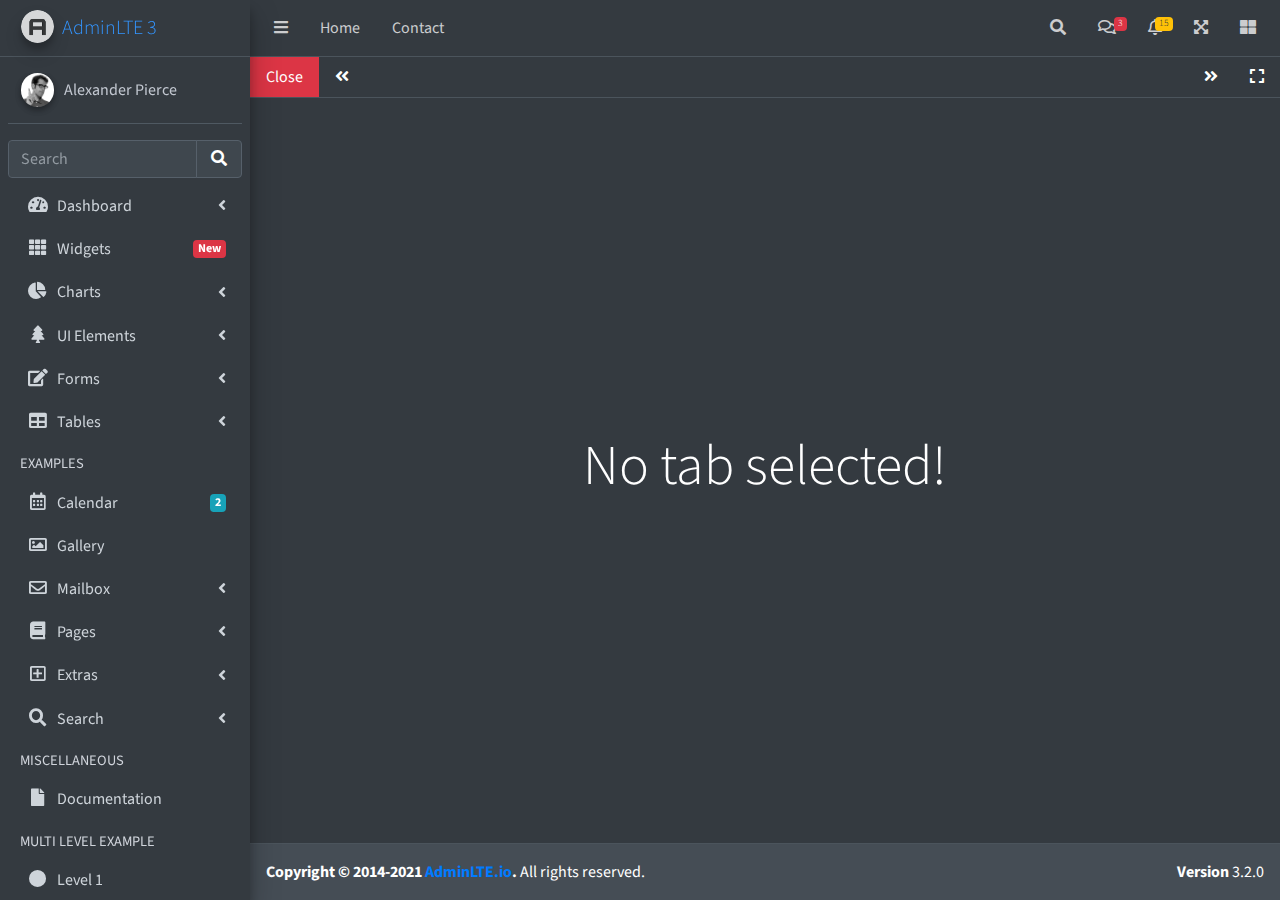
<file: assets/iframe-dark.html>
<!DOCTYPE html>
<html lang="en">
<head>
  <meta charset="utf-8">
  <meta name="viewport" content="width=device-width, initial-scale=1">
  <title>AdminLTE 3 | Tabbed IFrames</title>

  <!-- Google Font: Source Sans Pro -->
  <link rel="stylesheet" href="https://fonts.googleapis.com/css?family=Source+Sans+Pro:300,400,400i,700&display=fallback">
  <!-- Font Awesome -->
  <link rel="stylesheet" href="plugins/fontawesome-free/css/all.min.css">
  <!-- Theme style -->
  <link rel="stylesheet" href="dist/css/adminlte.min.css">
  <!-- overlayScrollbars -->
  <link rel="stylesheet" href="plugins/overlayScrollbars/css/OverlayScrollbars.min.css">
</head>
<body class="hold-transition sidebar-mini layout-fixed dark-mode" data-panel-auto-height-mode="height">
<div class="wrapper">

  <!-- Navbar -->
  <nav class="main-header navbar navbar-expand navbar-dark">
    <!-- Left navbar links -->
    <ul class="navbar-nav">
      <li class="nav-item">
        <a class="nav-link" data-widget="pushmenu" href="#" role="button"><i class="fas fa-bars"></i></a>
      </li>
      <li class="nav-item d-none d-sm-inline-block">
        <a href="index3.html" class="nav-link">Home</a>
      </li>
      <li class="nav-item d-none d-sm-inline-block">
        <a href="#" class="nav-link">Contact</a>
      </li>
    </ul>

    <!-- Right navbar links -->
    <ul class="navbar-nav ml-auto">
      <!-- Navbar Search -->
      <li class="nav-item">
        <a class="nav-link" data-widget="navbar-search" href="#" role="button">
          <i class="fas fa-search"></i>
        </a>
        <div class="navbar-search-block">
          <form class="form-inline">
            <div class="input-group input-group-sm">
              <input class="form-control form-control-navbar" type="search" placeholder="Search" aria-label="Search">
              <div class="input-group-append">
                <button class="btn btn-navbar" type="submit">
                  <i class="fas fa-search"></i>
                </button>
                <button class="btn btn-navbar" type="button" data-widget="navbar-search">
                  <i class="fas fa-times"></i>
                </button>
              </div>
            </div>
          </form>
        </div>
      </li>

      <!-- Messages Dropdown Menu -->
      <li class="nav-item dropdown">
        <a class="nav-link" data-toggle="dropdown" href="#">
          <i class="far fa-comments"></i>
          <span class="badge badge-danger navbar-badge">3</span>
        </a>
        <div class="dropdown-menu dropdown-menu-lg dropdown-menu-right">
          <a href="#" class="dropdown-item">
            <!-- Message Start -->
            <div class="media">
              <img src="dist/img/user1-128x128.jpg" alt="User Avatar" class="img-size-50 mr-3 img-circle">
              <div class="media-body">
                <h3 class="dropdown-item-title">
                  Brad Diesel
                  <span class="float-right text-sm text-danger"><i class="fas fa-star"></i></span>
                </h3>
                <p class="text-sm">Call me whenever you can...</p>
                <p class="text-sm text-muted"><i class="far fa-clock mr-1"></i> 4 Hours Ago</p>
              </div>
            </div>
            <!-- Message End -->
          </a>
          <div class="dropdown-divider"></div>
          <a href="#" class="dropdown-item">
            <!-- Message Start -->
            <div class="media">
              <img src="dist/img/user8-128x128.jpg" alt="User Avatar" class="img-size-50 img-circle mr-3">
              <div class="media-body">
                <h3 class="dropdown-item-title">
                  John Pierce
                  <span class="float-right text-sm text-muted"><i class="fas fa-star"></i></span>
                </h3>
                <p class="text-sm">I got your message bro</p>
                <p class="text-sm text-muted"><i class="far fa-clock mr-1"></i> 4 Hours Ago</p>
              </div>
            </div>
            <!-- Message End -->
          </a>
          <div class="dropdown-divider"></div>
          <a href="#" class="dropdown-item">
            <!-- Message Start -->
            <div class="media">
              <img src="dist/img/user3-128x128.jpg" alt="User Avatar" class="img-size-50 img-circle mr-3">
              <div class="media-body">
                <h3 class="dropdown-item-title">
                  Nora Silvester
                  <span class="float-right text-sm text-warning"><i class="fas fa-star"></i></span>
                </h3>
                <p class="text-sm">The subject goes here</p>
                <p class="text-sm text-muted"><i class="far fa-clock mr-1"></i> 4 Hours Ago</p>
              </div>
            </div>
            <!-- Message End -->
          </a>
          <div class="dropdown-divider"></div>
          <a href="#" class="dropdown-item dropdown-footer">See All Messages</a>
        </div>
      </li>
      <!-- Notifications Dropdown Menu -->
      <li class="nav-item dropdown">
        <a class="nav-link" data-toggle="dropdown" href="#">
          <i class="far fa-bell"></i>
          <span class="badge badge-warning navbar-badge">15</span>
        </a>
        <div class="dropdown-menu dropdown-menu-lg dropdown-menu-right">
          <span class="dropdown-item dropdown-header">15 Notifications</span>
          <div class="dropdown-divider"></div>
          <a href="#" class="dropdown-item">
            <i class="fas fa-envelope mr-2"></i> 4 new messages
            <span class="float-right text-muted text-sm">3 mins</span>
          </a>
          <div class="dropdown-divider"></div>
          <a href="#" class="dropdown-item">
            <i class="fas fa-users mr-2"></i> 8 friend requests
            <span class="float-right text-muted text-sm">12 hours</span>
          </a>
          <div class="dropdown-divider"></div>
          <a href="#" class="dropdown-item">
            <i class="fas fa-file mr-2"></i> 3 new reports
            <span class="float-right text-muted text-sm">2 days</span>
          </a>
          <div class="dropdown-divider"></div>
          <a href="#" class="dropdown-item dropdown-footer">See All Notifications</a>
        </div>
      </li>
      <li class="nav-item">
        <a class="nav-link" data-widget="fullscreen" href="#" role="button">
          <i class="fas fa-expand-arrows-alt"></i>
        </a>
      </li>
      <li class="nav-item">
        <a class="nav-link" data-widget="control-sidebar" data-slide="true" href="#" role="button">
          <i class="fas fa-th-large"></i>
        </a>
      </li>
    </ul>
  </nav>
  <!-- /.navbar -->

  <!-- Main Sidebar Container -->
  <aside class="main-sidebar sidebar-dark-primary elevation-4">
    <!-- Brand Logo -->
    <a href="index3.html" class="brand-link">
      <img src="dist/img/AdminLTELogo.png" alt="AdminLTE Logo" class="brand-image img-circle elevation-3" style="opacity: .8">
      <span class="brand-text font-weight-light">AdminLTE 3</span>
    </a>

    <!-- Sidebar -->
    <div class="sidebar">
      <!-- Sidebar user panel (optional) -->
      <div class="user-panel mt-3 pb-3 mb-3 d-flex">
        <div class="image">
          <img src="dist/img/user2-160x160.jpg" class="img-circle elevation-2" alt="User Image">
        </div>
        <div class="info">
          <a href="#" class="d-block">Alexander Pierce</a>
        </div>
      </div>

      <!-- SidebarSearch Form -->
      <div class="form-inline">
        <div class="input-group" data-widget="sidebar-search">
          <input class="form-control form-control-sidebar" type="search" placeholder="Search" aria-label="Search">
          <div class="input-group-append">
            <button class="btn btn-sidebar">
              <i class="fas fa-search fa-fw"></i>
            </button>
          </div>
        </div>
      </div>

      <!-- Sidebar Menu -->
      <nav class="mt-2">
        <ul class="nav nav-pills nav-sidebar flex-column" data-widget="treeview" role="menu" data-accordion="false">
          <!-- Add icons to the links using the .nav-icon class
               with font-awesome or any other icon font library -->
          <li class="nav-item">
            <a href="#" class="nav-link">
              <i class="nav-icon fas fa-tachometer-alt"></i>
              <p>
                Dashboard
                <i class="right fas fa-angle-left"></i>
              </p>
            </a>
            <ul class="nav nav-treeview">
              <li class="nav-item">
                <a href="./index.html" class="nav-link">
                  <i class="far fa-circle nav-icon"></i>
                  <p>Dashboard v1</p>
                </a>
              </li>
              <li class="nav-item">
                <a href="./index2.html" class="nav-link">
                  <i class="far fa-circle nav-icon"></i>
                  <p>Dashboard v2</p>
                </a>
              </li>
              <li class="nav-item">
                <a href="./index3.html" class="nav-link">
                  <i class="far fa-circle nav-icon"></i>
                  <p>Dashboard v3</p>
                </a>
              </li>
            </ul>
          </li>
          <li class="nav-item">
            <a href="pages/widgets.html" class="nav-link">
              <i class="nav-icon fas fa-th"></i>
              <p>
                Widgets
                <span class="right badge badge-danger">New</span>
              </p>
            </a>
          </li>
          <li class="nav-item">
            <a href="#" class="nav-link">
              <i class="nav-icon fas fa-chart-pie"></i>
              <p>
                Charts
                <i class="right fas fa-angle-left"></i>
              </p>
            </a>
            <ul class="nav nav-treeview">
              <li class="nav-item">
                <a href="pages/charts/chartjs.html" class="nav-link">
                  <i class="far fa-circle nav-icon"></i>
                  <p>ChartJS</p>
                </a>
              </li>
              <li class="nav-item">
                <a href="pages/charts/flot.html" class="nav-link">
                  <i class="far fa-circle nav-icon"></i>
                  <p>Flot</p>
                </a>
              </li>
              <li class="nav-item">
                <a href="pages/charts/inline.html" class="nav-link">
                  <i class="far fa-circle nav-icon"></i>
                  <p>Inline</p>
                </a>
              </li>
            </ul>
          </li>
          <li class="nav-item">
            <a href="#" class="nav-link">
              <i class="nav-icon fas fa-tree"></i>
              <p>
                UI Elements
                <i class="fas fa-angle-left right"></i>
              </p>
            </a>
            <ul class="nav nav-treeview">
              <li class="nav-item">
                <a href="pages/UI/general.html" class="nav-link">
                  <i class="far fa-circle nav-icon"></i>
                  <p>General</p>
                </a>
              </li>
              <li class="nav-item">
                <a href="pages/UI/icons.html" class="nav-link">
                  <i class="far fa-circle nav-icon"></i>
                  <p>Icons</p>
                </a>
              </li>
              <li class="nav-item">
                <a href="pages/UI/buttons.html" class="nav-link">
                  <i class="far fa-circle nav-icon"></i>
                  <p>Buttons</p>
                </a>
              </li>
              <li class="nav-item">
                <a href="pages/UI/sliders.html" class="nav-link">
                  <i class="far fa-circle nav-icon"></i>
                  <p>Sliders</p>
                </a>
              </li>
              <li class="nav-item">
                <a href="pages/UI/modals.html" class="nav-link">
                  <i class="far fa-circle nav-icon"></i>
                  <p>Modals & Alerts</p>
                </a>
              </li>
              <li class="nav-item">
                <a href="pages/UI/navbar.html" class="nav-link">
                  <i class="far fa-circle nav-icon"></i>
                  <p>Navbar & Tabs</p>
                </a>
              </li>
              <li class="nav-item">
                <a href="pages/UI/timeline.html" class="nav-link">
                  <i class="far fa-circle nav-icon"></i>
                  <p>Timeline</p>
                </a>
              </li>
              <li class="nav-item">
                <a href="pages/UI/ribbons.html" class="nav-link">
                  <i class="far fa-circle nav-icon"></i>
                  <p>Ribbons</p>
                </a>
              </li>
            </ul>
          </li>
          <li class="nav-item">
            <a href="#" class="nav-link">
              <i class="nav-icon fas fa-edit"></i>
              <p>
                Forms
                <i class="fas fa-angle-left right"></i>
              </p>
            </a>
            <ul class="nav nav-treeview">
              <li class="nav-item">
                <a href="pages/forms/general.html" class="nav-link">
                  <i class="far fa-circle nav-icon"></i>
                  <p>General Elements</p>
                </a>
              </li>
              <li class="nav-item">
                <a href="pages/forms/advanced.html" class="nav-link">
                  <i class="far fa-circle nav-icon"></i>
                  <p>Advanced Elements</p>
                </a>
              </li>
              <li class="nav-item">
                <a href="pages/forms/editors.html" class="nav-link">
                  <i class="far fa-circle nav-icon"></i>
                  <p>Editors</p>
                </a>
              </li>
              <li class="nav-item">
                <a href="pages/forms/validation.html" class="nav-link">
                  <i class="far fa-circle nav-icon"></i>
                  <p>Validation</p>
                </a>
              </li>
            </ul>
          </li>
          <li class="nav-item">
            <a href="#" class="nav-link">
              <i class="nav-icon fas fa-table"></i>
              <p>
                Tables
                <i class="fas fa-angle-left right"></i>
              </p>
            </a>
            <ul class="nav nav-treeview">
              <li class="nav-item">
                <a href="pages/tables/simple.html" class="nav-link">
                  <i class="far fa-circle nav-icon"></i>
                  <p>Simple Tables</p>
                </a>
              </li>
              <li class="nav-item">
                <a href="pages/tables/data.html" class="nav-link">
                  <i class="far fa-circle nav-icon"></i>
                  <p>DataTables</p>
                </a>
              </li>
              <li class="nav-item">
                <a href="pages/tables/jsgrid.html" class="nav-link">
                  <i class="far fa-circle nav-icon"></i>
                  <p>jsGrid</p>
                </a>
              </li>
            </ul>
          </li>
          <li class="nav-header">EXAMPLES</li>
          <li class="nav-item">
            <a href="pages/calendar.html" class="nav-link">
              <i class="nav-icon far fa-calendar-alt"></i>
              <p>
                Calendar
                <span class="badge badge-info right">2</span>
              </p>
            </a>
          </li>
          <li class="nav-item">
            <a href="pages/gallery.html" class="nav-link">
              <i class="nav-icon far fa-image"></i>
              <p>
                Gallery
              </p>
            </a>
          </li>
          <li class="nav-item">
            <a href="#" class="nav-link">
              <i class="nav-icon far fa-envelope"></i>
              <p>
                Mailbox
                <i class="fas fa-angle-left right"></i>
              </p>
            </a>
            <ul class="nav nav-treeview">
              <li class="nav-item">
                <a href="pages/mailbox/mailbox.html" class="nav-link">
                  <i class="far fa-circle nav-icon"></i>
                  <p>Inbox</p>
                </a>
              </li>
              <li class="nav-item">
                <a href="pages/mailbox/compose.html" class="nav-link">
                  <i class="far fa-circle nav-icon"></i>
                  <p>Compose</p>
                </a>
              </li>
              <li class="nav-item">
                <a href="pages/mailbox/read-mail.html" class="nav-link">
                  <i class="far fa-circle nav-icon"></i>
                  <p>Read</p>
                </a>
              </li>
            </ul>
          </li>
          <li class="nav-item">
            <a href="#" class="nav-link">
              <i class="nav-icon fas fa-book"></i>
              <p>
                Pages
                <i class="fas fa-angle-left right"></i>
              </p>
            </a>
            <ul class="nav nav-treeview">
              <li class="nav-item">
                <a href="pages/examples/invoice.html" class="nav-link">
                  <i class="far fa-circle nav-icon"></i>
                  <p>Invoice</p>
                </a>
              </li>
              <li class="nav-item">
                <a href="pages/examples/profile.html" class="nav-link">
                  <i class="far fa-circle nav-icon"></i>
                  <p>Profile</p>
                </a>
              </li>
              <li class="nav-item">
                <a href="pages/examples/e-commerce.html" class="nav-link">
                  <i class="far fa-circle nav-icon"></i>
                  <p>E-commerce</p>
                </a>
              </li>
              <li class="nav-item">
                <a href="pages/examples/projects.html" class="nav-link">
                  <i class="far fa-circle nav-icon"></i>
                  <p>Projects</p>
                </a>
              </li>
              <li class="nav-item">
                <a href="pages/examples/project-add.html" class="nav-link">
                  <i class="far fa-circle nav-icon"></i>
                  <p>Project Add</p>
                </a>
              </li>
              <li class="nav-item">
                <a href="pages/examples/project-edit.html" class="nav-link">
                  <i class="far fa-circle nav-icon"></i>
                  <p>Project Edit</p>
                </a>
              </li>
              <li class="nav-item">
                <a href="pages/examples/project-detail.html" class="nav-link">
                  <i class="far fa-circle nav-icon"></i>
                  <p>Project Detail</p>
                </a>
              </li>
              <li class="nav-item">
                <a href="pages/examples/contacts.html" class="nav-link">
                  <i class="far fa-circle nav-icon"></i>
                  <p>Contacts</p>
                </a>
              </li>
              <li class="nav-item">
                <a href="pages/examples/faq.html" class="nav-link">
                  <i class="far fa-circle nav-icon"></i>
                  <p>FAQ</p>
                </a>
              </li>
              <li class="nav-item">
                <a href="pages/examples/contact-us.html" class="nav-link">
                  <i class="far fa-circle nav-icon"></i>
                  <p>Contact us</p>
                </a>
              </li>
            </ul>
          </li>
          <li class="nav-item">
            <a href="#" class="nav-link">
              <i class="nav-icon far fa-plus-square"></i>
              <p>
                Extras
                <i class="fas fa-angle-left right"></i>
              </p>
            </a>
            <ul class="nav nav-treeview">
              <li class="nav-item">
                <a href="#" class="nav-link">
                  <i class="far fa-circle nav-icon"></i>
                  <p>
                    Login & Register v1
                    <i class="fas fa-angle-left right"></i>
                  </p>
                </a>
                <ul class="nav nav-treeview">
                  <li class="nav-item">
                    <a href="pages/examples/login.html" class="nav-link">
                      <i class="far fa-circle nav-icon"></i>
                      <p>Login v1</p>
                    </a>
                  </li>
                  <li class="nav-item">
                    <a href="pages/examples/register.html" class="nav-link">
                      <i class="far fa-circle nav-icon"></i>
                      <p>Register v1</p>
                    </a>
                  </li>
                  <li class="nav-item">
                    <a href="pages/examples/forgot-password.html" class="nav-link">
                      <i class="far fa-circle nav-icon"></i>
                      <p>Forgot Password v1</p>
                    </a>
                  </li>
                  <li class="nav-item">
                    <a href="pages/examples/recover-password.html" class="nav-link">
                      <i class="far fa-circle nav-icon"></i>
                      <p>Recover Password v1</p>
                    </a>
                  </li>
                </ul>
              </li>
              <li class="nav-item">
                <a href="#" class="nav-link">
                  <i class="far fa-circle nav-icon"></i>
                  <p>
                    Login & Register v2
                    <i class="fas fa-angle-left right"></i>
                  </p>
                </a>
                <ul class="nav nav-treeview">
                  <li class="nav-item">
                    <a href="pages/examples/login-v2.html" class="nav-link">
                      <i class="far fa-circle nav-icon"></i>
                      <p>Login v2</p>
                    </a>
                  </li>
                  <li class="nav-item">
                    <a href="pages/examples/register-v2.html" class="nav-link">
                      <i class="far fa-circle nav-icon"></i>
                      <p>Register v2</p>
                    </a>
                  </li>
                  <li class="nav-item">
                    <a href="pages/examples/forgot-password-v2.html" class="nav-link">
                      <i class="far fa-circle nav-icon"></i>
                      <p>Forgot Password v2</p>
                    </a>
                  </li>
                  <li class="nav-item">
                    <a href="pages/examples/recover-password-v2.html" class="nav-link">
                      <i class="far fa-circle nav-icon"></i>
                      <p>Recover Password v2</p>
                    </a>
                  </li>
                </ul>
              </li>
              <li class="nav-item">
                <a href="pages/examples/lockscreen.html" class="nav-link">
                  <i class="far fa-circle nav-icon"></i>
                  <p>Lockscreen</p>
                </a>
              </li>
              <li class="nav-item">
                <a href="pages/examples/legacy-user-menu.html" class="nav-link">
                  <i class="far fa-circle nav-icon"></i>
                  <p>Legacy User Menu</p>
                </a>
              </li>
              <li class="nav-item">
                <a href="pages/examples/language-menu.html" class="nav-link">
                  <i class="far fa-circle nav-icon"></i>
                  <p>Language Menu</p>
                </a>
              </li>
              <li class="nav-item">
                <a href="pages/examples/404.html" class="nav-link">
                  <i class="far fa-circle nav-icon"></i>
                  <p>Error 404</p>
                </a>
              </li>
              <li class="nav-item">
                <a href="pages/examples/500.html" class="nav-link">
                  <i class="far fa-circle nav-icon"></i>
                  <p>Error 500</p>
                </a>
              </li>
              <li class="nav-item">
                <a href="pages/examples/pace.html" class="nav-link">
                  <i class="far fa-circle nav-icon"></i>
                  <p>Pace</p>
                </a>
              </li>
              <li class="nav-item">
                <a href="pages/examples/blank.html" class="nav-link">
                  <i class="far fa-circle nav-icon"></i>
                  <p>Blank Page</p>
                </a>
              </li>
              <li class="nav-item">
                <a href="starter.html" class="nav-link">
                  <i class="far fa-circle nav-icon"></i>
                  <p>Starter Page</p>
                </a>
              </li>
            </ul>
          </li>
          <li class="nav-item">
            <a href="#" class="nav-link">
              <i class="nav-icon fas fa-search"></i>
              <p>
                Search
                <i class="fas fa-angle-left right"></i>
              </p>
            </a>
            <ul class="nav nav-treeview">
              <li class="nav-item">
                <a href="pages/search/simple.html" class="nav-link">
                  <i class="far fa-circle nav-icon"></i>
                  <p>Simple Search</p>
                </a>
              </li>
              <li class="nav-item">
                <a href="pages/search/enhanced.html" class="nav-link">
                  <i class="far fa-circle nav-icon"></i>
                  <p>Enhanced</p>
                </a>
              </li>
            </ul>
          </li>
          <li class="nav-header">MISCELLANEOUS</li>
          <li class="nav-item">
            <a href="https://adminlte.io/docs/3.1/" class="nav-link">
              <i class="nav-icon fas fa-file"></i>
              <p>Documentation</p>
            </a>
          </li>
          <li class="nav-header">MULTI LEVEL EXAMPLE</li>
          <li class="nav-item">
            <a href="#" class="nav-link">
              <i class="fas fa-circle nav-icon"></i>
              <p>Level 1</p>
            </a>
          </li>
          <li class="nav-item">
            <a href="#" class="nav-link">
              <i class="nav-icon fas fa-circle"></i>
              <p>
                Level 1
                <i class="right fas fa-angle-left"></i>
              </p>
            </a>
            <ul class="nav nav-treeview">
              <li class="nav-item">
                <a href="#" class="nav-link">
                  <i class="far fa-circle nav-icon"></i>
                  <p>Level 2</p>
                </a>
              </li>
              <li class="nav-item">
                <a href="#" class="nav-link">
                  <i class="far fa-circle nav-icon"></i>
                  <p>
                    Level 2
                    <i class="right fas fa-angle-left"></i>
                  </p>
                </a>
                <ul class="nav nav-treeview">
                  <li class="nav-item">
                    <a href="#" class="nav-link">
                      <i class="far fa-dot-circle nav-icon"></i>
                      <p>Level 3</p>
                    </a>
                  </li>
                  <li class="nav-item">
                    <a href="#" class="nav-link">
                      <i class="far fa-dot-circle nav-icon"></i>
                      <p>Level 3</p>
                    </a>
                  </li>
                  <li class="nav-item">
                    <a href="#" class="nav-link">
                      <i class="far fa-dot-circle nav-icon"></i>
                      <p>Level 3</p>
                    </a>
                  </li>
                </ul>
              </li>
              <li class="nav-item">
                <a href="#" class="nav-link">
                  <i class="far fa-circle nav-icon"></i>
                  <p>Level 2</p>
                </a>
              </li>
            </ul>
          </li>
          <li class="nav-item">
            <a href="#" class="nav-link">
              <i class="fas fa-circle nav-icon"></i>
              <p>Level 1</p>
            </a>
          </li>
          <li class="nav-header">LABELS</li>
          <li class="nav-item">
            <a href="#" class="nav-link">
              <i class="nav-icon far fa-circle text-danger"></i>
              <p class="text">Important</p>
            </a>
          </li>
          <li class="nav-item">
            <a href="#" class="nav-link">
              <i class="nav-icon far fa-circle text-warning"></i>
              <p>Warning</p>
            </a>
          </li>
          <li class="nav-item">
            <a href="#" class="nav-link">
              <i class="nav-icon far fa-circle text-info"></i>
              <p>Informational</p>
            </a>
          </li>
        </ul>
      </nav>
      <!-- /.sidebar-menu -->
    </div>
    <!-- /.sidebar -->
  </aside>

  <!-- Content Wrapper. Contains page content -->
  <div class="content-wrapper iframe-mode bg-dark" data-widget="iframe" data-auto-dark-mode="true" data-loading-screen="750">
    <div class="nav navbar navbar-expand-lg navbar-dark border-bottom border-dark p-0">
      <a class="nav-link bg-danger" href="#" data-widget="iframe-close">Close</a>
      <a class="nav-link bg-dark" href="#" data-widget="iframe-scrollleft"><i class="fas fa-angle-double-left"></i></a>
      <ul class="navbar-nav" role="tablist">
      </ul>
      <a class="nav-link bg-dark" href="#" data-widget="iframe-scrollright"><i class="fas fa-angle-double-right"></i></a>
      <a class="nav-link bg-dark" href="#" data-widget="iframe-fullscreen"><i class="fas fa-expand"></i></a>
    </div>
    <div class="tab-content">
      <div class="tab-empty">
        <h2 class="display-4">No tab selected!</h2>
      </div>
      <div class="tab-loading">
        <div>
          <h2 class="display-4">Tab is loading <i class="fa fa-sync fa-spin"></i></h2>
        </div>
      </div>
    </div>
  </div>
    <!-- /.content-wrapper -->
  <footer class="main-footer dark-mode">
    <strong>Copyright &copy; 2014-2021 <a href="https://adminlte.io">AdminLTE.io</a>.</strong>
    All rights reserved.
    <div class="float-right d-none d-sm-inline-block">
      <b>Version</b> 3.2.0
    </div>
  </footer>

  <!-- Control Sidebar -->
  <aside class="control-sidebar control-sidebar-dark">
    <!-- Control sidebar content goes here -->
  </aside>
  <!-- /.control-sidebar -->
</div>
<!-- ./wrapper -->

<!-- jQuery -->
<script src="plugins/jquery/jquery.min.js"></script>
<!-- jQuery UI 1.11.4 -->
<script src="plugins/jquery-ui/jquery-ui.min.js"></script>
<!-- Resolve conflict in jQuery UI tooltip with Bootstrap tooltip -->
<script>
  $.widget.bridge('uibutton', $.ui.button)
</script>
<!-- Bootstrap 4 -->
<script src="plugins/bootstrap/js/bootstrap.bundle.min.js"></script>
<!-- overlayScrollbars -->
<script src="plugins/overlayScrollbars/js/jquery.overlayScrollbars.min.js"></script>
<!-- AdminLTE App -->
<script src="dist/js/adminlte.js"></script>
<!-- AdminLTE for demo purposes -->
<script src="dist/js/demo.js"></script>
</body>
</html>
</file>
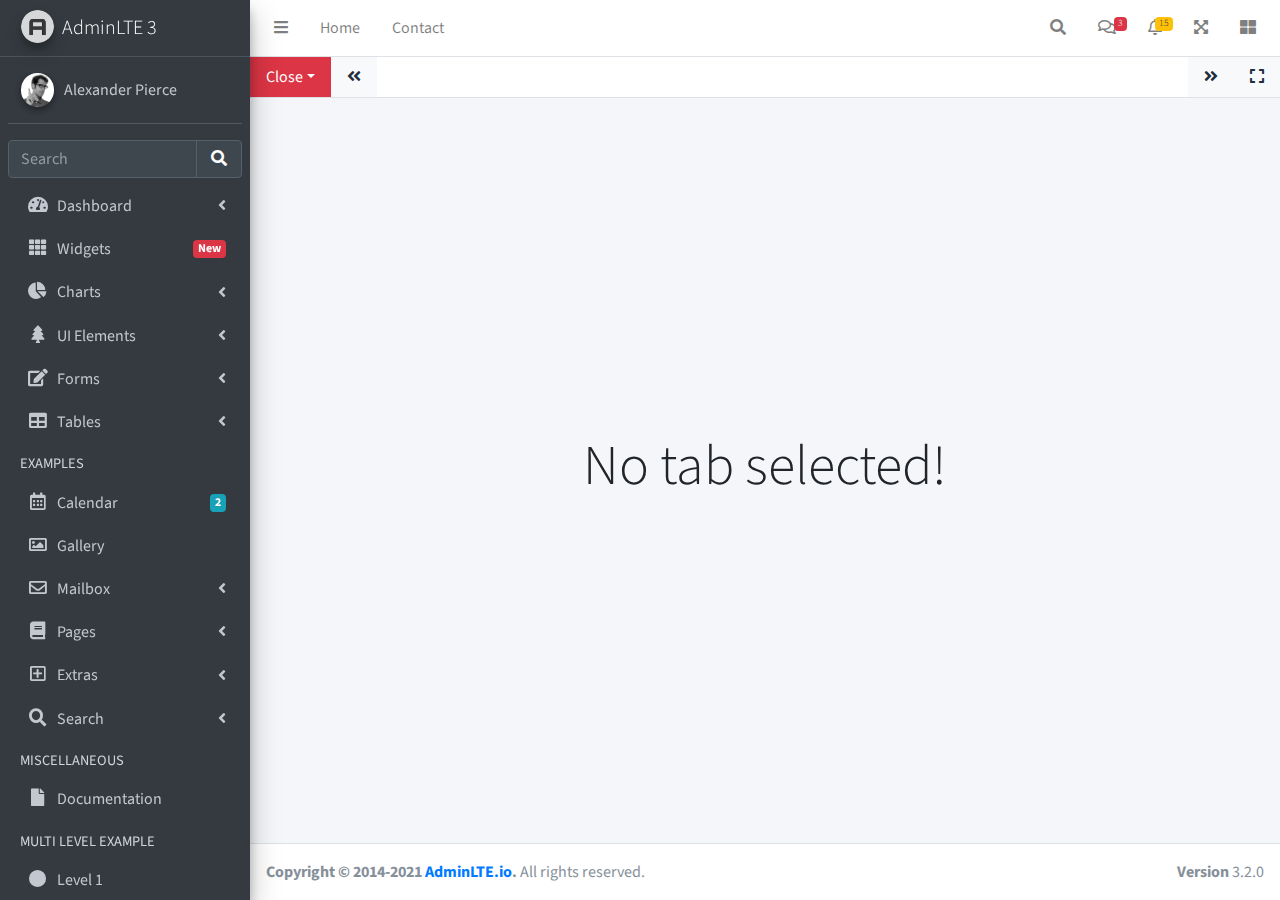
<file: assets/iframe.html>
<!DOCTYPE html>
<html lang="en">
<head>
  <meta charset="utf-8">
  <meta name="viewport" content="width=device-width, initial-scale=1">
  <title>AdminLTE 3 | Tabbed IFrames</title>

  <!-- Google Font: Source Sans Pro -->
  <link rel="stylesheet" href="https://fonts.googleapis.com/css?family=Source+Sans+Pro:300,400,400i,700&display=fallback">
  <!-- Font Awesome -->
  <link rel="stylesheet" href="plugins/fontawesome-free/css/all.min.css">
  <!-- Theme style -->
  <link rel="stylesheet" href="dist/css/adminlte.min.css">
  <!-- overlayScrollbars -->
  <link rel="stylesheet" href="plugins/overlayScrollbars/css/OverlayScrollbars.min.css">
</head>
<body class="hold-transition sidebar-mini layout-fixed" data-panel-auto-height-mode="height">
<div class="wrapper">

  <!-- Navbar -->
  <nav class="main-header navbar navbar-expand navbar-white navbar-light">
    <!-- Left navbar links -->
    <ul class="navbar-nav">
      <li class="nav-item">
        <a class="nav-link" data-widget="pushmenu" href="#" role="button"><i class="fas fa-bars"></i></a>
      </li>
      <li class="nav-item d-none d-sm-inline-block">
        <a href="index3.html" class="nav-link">Home</a>
      </li>
      <li class="nav-item d-none d-sm-inline-block">
        <a href="#" class="nav-link">Contact</a>
      </li>
    </ul>

    <!-- Right navbar links -->
    <ul class="navbar-nav ml-auto">
      <!-- Navbar Search -->
      <li class="nav-item">
        <a class="nav-link" data-widget="navbar-search" href="#" role="button">
          <i class="fas fa-search"></i>
        </a>
        <div class="navbar-search-block">
          <form class="form-inline">
            <div class="input-group input-group-sm">
              <input class="form-control form-control-navbar" type="search" placeholder="Search" aria-label="Search">
              <div class="input-group-append">
                <button class="btn btn-navbar" type="submit">
                  <i class="fas fa-search"></i>
                </button>
                <button class="btn btn-navbar" type="button" data-widget="navbar-search">
                  <i class="fas fa-times"></i>
                </button>
              </div>
            </div>
          </form>
        </div>
      </li>

      <!-- Messages Dropdown Menu -->
      <li class="nav-item dropdown">
        <a class="nav-link" data-toggle="dropdown" href="#">
          <i class="far fa-comments"></i>
          <span class="badge badge-danger navbar-badge">3</span>
        </a>
        <div class="dropdown-menu dropdown-menu-lg dropdown-menu-right">
          <a href="#" class="dropdown-item">
            <!-- Message Start -->
            <div class="media">
              <img src="dist/img/user1-128x128.jpg" alt="User Avatar" class="img-size-50 mr-3 img-circle">
              <div class="media-body">
                <h3 class="dropdown-item-title">
                  Brad Diesel
                  <span class="float-right text-sm text-danger"><i class="fas fa-star"></i></span>
                </h3>
                <p class="text-sm">Call me whenever you can...</p>
                <p class="text-sm text-muted"><i class="far fa-clock mr-1"></i> 4 Hours Ago</p>
              </div>
            </div>
            <!-- Message End -->
          </a>
          <div class="dropdown-divider"></div>
          <a href="#" class="dropdown-item">
            <!-- Message Start -->
            <div class="media">
              <img src="dist/img/user8-128x128.jpg" alt="User Avatar" class="img-size-50 img-circle mr-3">
              <div class="media-body">
                <h3 class="dropdown-item-title">
                  John Pierce
                  <span class="float-right text-sm text-muted"><i class="fas fa-star"></i></span>
                </h3>
                <p class="text-sm">I got your message bro</p>
                <p class="text-sm text-muted"><i class="far fa-clock mr-1"></i> 4 Hours Ago</p>
              </div>
            </div>
            <!-- Message End -->
          </a>
          <div class="dropdown-divider"></div>
          <a href="#" class="dropdown-item">
            <!-- Message Start -->
            <div class="media">
              <img src="dist/img/user3-128x128.jpg" alt="User Avatar" class="img-size-50 img-circle mr-3">
              <div class="media-body">
                <h3 class="dropdown-item-title">
                  Nora Silvester
                  <span class="float-right text-sm text-warning"><i class="fas fa-star"></i></span>
                </h3>
                <p class="text-sm">The subject goes here</p>
                <p class="text-sm text-muted"><i class="far fa-clock mr-1"></i> 4 Hours Ago</p>
              </div>
            </div>
            <!-- Message End -->
          </a>
          <div class="dropdown-divider"></div>
          <a href="#" class="dropdown-item dropdown-footer">See All Messages</a>
        </div>
      </li>
      <!-- Notifications Dropdown Menu -->
      <li class="nav-item dropdown">
        <a class="nav-link" data-toggle="dropdown" href="#">
          <i class="far fa-bell"></i>
          <span class="badge badge-warning navbar-badge">15</span>
        </a>
        <div class="dropdown-menu dropdown-menu-lg dropdown-menu-right">
          <span class="dropdown-item dropdown-header">15 Notifications</span>
          <div class="dropdown-divider"></div>
          <a href="#" class="dropdown-item">
            <i class="fas fa-envelope mr-2"></i> 4 new messages
            <span class="float-right text-muted text-sm">3 mins</span>
          </a>
          <div class="dropdown-divider"></div>
          <a href="#" class="dropdown-item">
            <i class="fas fa-users mr-2"></i> 8 friend requests
            <span class="float-right text-muted text-sm">12 hours</span>
          </a>
          <div class="dropdown-divider"></div>
          <a href="#" class="dropdown-item">
            <i class="fas fa-file mr-2"></i> 3 new reports
            <span class="float-right text-muted text-sm">2 days</span>
          </a>
          <div class="dropdown-divider"></div>
          <a href="#" class="dropdown-item dropdown-footer">See All Notifications</a>
        </div>
      </li>
      <li class="nav-item">
        <a class="nav-link" data-widget="fullscreen" href="#" role="button">
          <i class="fas fa-expand-arrows-alt"></i>
        </a>
      </li>
      <li class="nav-item">
        <a class="nav-link" data-widget="control-sidebar" data-slide="true" href="#" role="button">
          <i class="fas fa-th-large"></i>
        </a>
      </li>
    </ul>
  </nav>
  <!-- /.navbar -->

  <!-- Main Sidebar Container -->
  <aside class="main-sidebar sidebar-dark-primary elevation-4">
    <!-- Brand Logo -->
    <a href="index3.html" class="brand-link">
      <img src="dist/img/AdminLTELogo.png" alt="AdminLTE Logo" class="brand-image img-circle elevation-3" style="opacity: .8">
      <span class="brand-text font-weight-light">AdminLTE 3</span>
    </a>

    <!-- Sidebar -->
    <div class="sidebar">
      <!-- Sidebar user panel (optional) -->
      <div class="user-panel mt-3 pb-3 mb-3 d-flex">
        <div class="image">
          <img src="dist/img/user2-160x160.jpg" class="img-circle elevation-2" alt="User Image">
        </div>
        <div class="info">
          <a href="#" class="d-block">Alexander Pierce</a>
        </div>
      </div>

      <!-- SidebarSearch Form -->
      <div class="form-inline">
        <div class="input-group" data-widget="sidebar-search">
          <input class="form-control form-control-sidebar" type="search" placeholder="Search" aria-label="Search">
          <div class="input-group-append">
            <button class="btn btn-sidebar">
              <i class="fas fa-search fa-fw"></i>
            </button>
          </div>
        </div>
      </div>

      <!-- Sidebar Menu -->
      <nav class="mt-2">
        <ul class="nav nav-pills nav-sidebar flex-column" data-widget="treeview" role="menu" data-accordion="false">
          <!-- Add icons to the links using the .nav-icon class
               with font-awesome or any other icon font library -->
          <li class="nav-item">
            <a href="#" class="nav-link">
              <i class="nav-icon fas fa-tachometer-alt"></i>
              <p>
                Dashboard
                <i class="right fas fa-angle-left"></i>
              </p>
            </a>
            <ul class="nav nav-treeview">
              <li class="nav-item">
                <a href="./index.html" class="nav-link">
                  <i class="far fa-circle nav-icon"></i>
                  <p>Dashboard v1</p>
                </a>
              </li>
              <li class="nav-item">
                <a href="./index2.html" class="nav-link">
                  <i class="far fa-circle nav-icon"></i>
                  <p>Dashboard v2</p>
                </a>
              </li>
              <li class="nav-item">
                <a href="./index3.html" class="nav-link">
                  <i class="far fa-circle nav-icon"></i>
                  <p>Dashboard v3</p>
                </a>
              </li>
            </ul>
          </li>
          <li class="nav-item">
            <a href="pages/widgets.html" class="nav-link">
              <i class="nav-icon fas fa-th"></i>
              <p>
                Widgets
                <span class="right badge badge-danger">New</span>
              </p>
            </a>
          </li>
          <li class="nav-item">
            <a href="#" class="nav-link">
              <i class="nav-icon fas fa-chart-pie"></i>
              <p>
                Charts
                <i class="right fas fa-angle-left"></i>
              </p>
            </a>
            <ul class="nav nav-treeview">
              <li class="nav-item">
                <a href="pages/charts/chartjs.html" class="nav-link">
                  <i class="far fa-circle nav-icon"></i>
                  <p>ChartJS</p>
                </a>
              </li>
              <li class="nav-item">
                <a href="pages/charts/flot.html" class="nav-link">
                  <i class="far fa-circle nav-icon"></i>
                  <p>Flot</p>
                </a>
              </li>
              <li class="nav-item">
                <a href="pages/charts/inline.html" class="nav-link">
                  <i class="far fa-circle nav-icon"></i>
                  <p>Inline</p>
                </a>
              </li>
            </ul>
          </li>
          <li class="nav-item">
            <a href="#" class="nav-link">
              <i class="nav-icon fas fa-tree"></i>
              <p>
                UI Elements
                <i class="fas fa-angle-left right"></i>
              </p>
            </a>
            <ul class="nav nav-treeview">
              <li class="nav-item">
                <a href="pages/UI/general.html" class="nav-link">
                  <i class="far fa-circle nav-icon"></i>
                  <p>General</p>
                </a>
              </li>
              <li class="nav-item">
                <a href="pages/UI/icons.html" class="nav-link">
                  <i class="far fa-circle nav-icon"></i>
                  <p>Icons</p>
                </a>
              </li>
              <li class="nav-item">
                <a href="pages/UI/buttons.html" class="nav-link">
                  <i class="far fa-circle nav-icon"></i>
                  <p>Buttons</p>
                </a>
              </li>
              <li class="nav-item">
                <a href="pages/UI/sliders.html" class="nav-link">
                  <i class="far fa-circle nav-icon"></i>
                  <p>Sliders</p>
                </a>
              </li>
              <li class="nav-item">
                <a href="pages/UI/modals.html" class="nav-link">
                  <i class="far fa-circle nav-icon"></i>
                  <p>Modals & Alerts</p>
                </a>
              </li>
              <li class="nav-item">
                <a href="pages/UI/navbar.html" class="nav-link">
                  <i class="far fa-circle nav-icon"></i>
                  <p>Navbar & Tabs</p>
                </a>
              </li>
              <li class="nav-item">
                <a href="pages/UI/timeline.html" class="nav-link">
                  <i class="far fa-circle nav-icon"></i>
                  <p>Timeline</p>
                </a>
              </li>
              <li class="nav-item">
                <a href="pages/UI/ribbons.html" class="nav-link">
                  <i class="far fa-circle nav-icon"></i>
                  <p>Ribbons</p>
                </a>
              </li>
            </ul>
          </li>
          <li class="nav-item">
            <a href="#" class="nav-link">
              <i class="nav-icon fas fa-edit"></i>
              <p>
                Forms
                <i class="fas fa-angle-left right"></i>
              </p>
            </a>
            <ul class="nav nav-treeview">
              <li class="nav-item">
                <a href="pages/forms/general.html" class="nav-link">
                  <i class="far fa-circle nav-icon"></i>
                  <p>General Elements</p>
                </a>
              </li>
              <li class="nav-item">
                <a href="pages/forms/advanced.html" class="nav-link">
                  <i class="far fa-circle nav-icon"></i>
                  <p>Advanced Elements</p>
                </a>
              </li>
              <li class="nav-item">
                <a href="pages/forms/editors.html" class="nav-link">
                  <i class="far fa-circle nav-icon"></i>
                  <p>Editors</p>
                </a>
              </li>
              <li class="nav-item">
                <a href="pages/forms/validation.html" class="nav-link">
                  <i class="far fa-circle nav-icon"></i>
                  <p>Validation</p>
                </a>
              </li>
            </ul>
          </li>
          <li class="nav-item">
            <a href="#" class="nav-link">
              <i class="nav-icon fas fa-table"></i>
              <p>
                Tables
                <i class="fas fa-angle-left right"></i>
              </p>
            </a>
            <ul class="nav nav-treeview">
              <li class="nav-item">
                <a href="pages/tables/simple.html" class="nav-link">
                  <i class="far fa-circle nav-icon"></i>
                  <p>Simple Tables</p>
                </a>
              </li>
              <li class="nav-item">
                <a href="pages/tables/data.html" class="nav-link">
                  <i class="far fa-circle nav-icon"></i>
                  <p>DataTables</p>
                </a>
              </li>
              <li class="nav-item">
                <a href="pages/tables/jsgrid.html" class="nav-link">
                  <i class="far fa-circle nav-icon"></i>
                  <p>jsGrid</p>
                </a>
              </li>
            </ul>
          </li>
          <li class="nav-header">EXAMPLES</li>
          <li class="nav-item">
            <a href="pages/calendar.html" class="nav-link">
              <i class="nav-icon far fa-calendar-alt"></i>
              <p>
                Calendar
                <span class="badge badge-info right">2</span>
              </p>
            </a>
          </li>
          <li class="nav-item">
            <a href="pages/gallery.html" class="nav-link">
              <i class="nav-icon far fa-image"></i>
              <p>
                Gallery
              </p>
            </a>
          </li>
          <li class="nav-item">
            <a href="#" class="nav-link">
              <i class="nav-icon far fa-envelope"></i>
              <p>
                Mailbox
                <i class="fas fa-angle-left right"></i>
              </p>
            </a>
            <ul class="nav nav-treeview">
              <li class="nav-item">
                <a href="pages/mailbox/mailbox.html" class="nav-link">
                  <i class="far fa-circle nav-icon"></i>
                  <p>Inbox</p>
                </a>
              </li>
              <li class="nav-item">
                <a href="pages/mailbox/compose.html" class="nav-link">
                  <i class="far fa-circle nav-icon"></i>
                  <p>Compose</p>
                </a>
              </li>
              <li class="nav-item">
                <a href="pages/mailbox/read-mail.html" class="nav-link">
                  <i class="far fa-circle nav-icon"></i>
                  <p>Read</p>
                </a>
              </li>
            </ul>
          </li>
          <li class="nav-item">
            <a href="#" class="nav-link">
              <i class="nav-icon fas fa-book"></i>
              <p>
                Pages
                <i class="fas fa-angle-left right"></i>
              </p>
            </a>
            <ul class="nav nav-treeview">
              <li class="nav-item">
                <a href="pages/examples/invoice.html" class="nav-link">
                  <i class="far fa-circle nav-icon"></i>
                  <p>Invoice</p>
                </a>
              </li>
              <li class="nav-item">
                <a href="pages/examples/profile.html" class="nav-link">
                  <i class="far fa-circle nav-icon"></i>
                  <p>Profile</p>
                </a>
              </li>
              <li class="nav-item">
                <a href="pages/examples/e-commerce.html" class="nav-link">
                  <i class="far fa-circle nav-icon"></i>
                  <p>E-commerce</p>
                </a>
              </li>
              <li class="nav-item">
                <a href="pages/examples/projects.html" class="nav-link">
                  <i class="far fa-circle nav-icon"></i>
                  <p>Projects</p>
                </a>
              </li>
              <li class="nav-item">
                <a href="pages/examples/project-add.html" class="nav-link">
                  <i class="far fa-circle nav-icon"></i>
                  <p>Project Add</p>
                </a>
              </li>
              <li class="nav-item">
                <a href="pages/examples/project-edit.html" class="nav-link">
                  <i class="far fa-circle nav-icon"></i>
                  <p>Project Edit</p>
                </a>
              </li>
              <li class="nav-item">
                <a href="pages/examples/project-detail.html" class="nav-link">
                  <i class="far fa-circle nav-icon"></i>
                  <p>Project Detail</p>
                </a>
              </li>
              <li class="nav-item">
                <a href="pages/examples/contacts.html" class="nav-link">
                  <i class="far fa-circle nav-icon"></i>
                  <p>Contacts</p>
                </a>
              </li>
              <li class="nav-item">
                <a href="pages/examples/faq.html" class="nav-link">
                  <i class="far fa-circle nav-icon"></i>
                  <p>FAQ</p>
                </a>
              </li>
              <li class="nav-item">
                <a href="pages/examples/contact-us.html" class="nav-link">
                  <i class="far fa-circle nav-icon"></i>
                  <p>Contact us</p>
                </a>
              </li>
            </ul>
          </li>
          <li class="nav-item">
            <a href="#" class="nav-link">
              <i class="nav-icon far fa-plus-square"></i>
              <p>
                Extras
                <i class="fas fa-angle-left right"></i>
              </p>
            </a>
            <ul class="nav nav-treeview">
              <li class="nav-item">
                <a href="#" class="nav-link">
                  <i class="far fa-circle nav-icon"></i>
                  <p>
                    Login & Register v1
                    <i class="fas fa-angle-left right"></i>
                  </p>
                </a>
                <ul class="nav nav-treeview">
                  <li class="nav-item">
                    <a href="pages/examples/login.html" class="nav-link">
                      <i class="far fa-circle nav-icon"></i>
                      <p>Login v1</p>
                    </a>
                  </li>
                  <li class="nav-item">
                    <a href="pages/examples/register.html" class="nav-link">
                      <i class="far fa-circle nav-icon"></i>
                      <p>Register v1</p>
                    </a>
                  </li>
                  <li class="nav-item">
                    <a href="pages/examples/forgot-password.html" class="nav-link">
                      <i class="far fa-circle nav-icon"></i>
                      <p>Forgot Password v1</p>
                    </a>
                  </li>
                  <li class="nav-item">
                    <a href="pages/examples/recover-password.html" class="nav-link">
                      <i class="far fa-circle nav-icon"></i>
                      <p>Recover Password v1</p>
                    </a>
                  </li>
                </ul>
              </li>
              <li class="nav-item">
                <a href="#" class="nav-link">
                  <i class="far fa-circle nav-icon"></i>
                  <p>
                    Login & Register v2
                    <i class="fas fa-angle-left right"></i>
                  </p>
                </a>
                <ul class="nav nav-treeview">
                  <li class="nav-item">
                    <a href="pages/examples/login-v2.html" class="nav-link">
                      <i class="far fa-circle nav-icon"></i>
                      <p>Login v2</p>
                    </a>
                  </li>
                  <li class="nav-item">
                    <a href="pages/examples/register-v2.html" class="nav-link">
                      <i class="far fa-circle nav-icon"></i>
                      <p>Register v2</p>
                    </a>
                  </li>
                  <li class="nav-item">
                    <a href="pages/examples/forgot-password-v2.html" class="nav-link">
                      <i class="far fa-circle nav-icon"></i>
                      <p>Forgot Password v2</p>
                    </a>
                  </li>
                  <li class="nav-item">
                    <a href="pages/examples/recover-password-v2.html" class="nav-link">
                      <i class="far fa-circle nav-icon"></i>
                      <p>Recover Password v2</p>
                    </a>
                  </li>
                </ul>
              </li>
              <li class="nav-item">
                <a href="pages/examples/lockscreen.html" class="nav-link">
                  <i class="far fa-circle nav-icon"></i>
                  <p>Lockscreen</p>
                </a>
              </li>
              <li class="nav-item">
                <a href="pages/examples/legacy-user-menu.html" class="nav-link">
                  <i class="far fa-circle nav-icon"></i>
                  <p>Legacy User Menu</p>
                </a>
              </li>
              <li class="nav-item">
                <a href="pages/examples/language-menu.html" class="nav-link">
                  <i class="far fa-circle nav-icon"></i>
                  <p>Language Menu</p>
                </a>
              </li>
              <li class="nav-item">
                <a href="pages/examples/404.html" class="nav-link">
                  <i class="far fa-circle nav-icon"></i>
                  <p>Error 404</p>
                </a>
              </li>
              <li class="nav-item">
                <a href="pages/examples/500.html" class="nav-link">
                  <i class="far fa-circle nav-icon"></i>
                  <p>Error 500</p>
                </a>
              </li>
              <li class="nav-item">
                <a href="pages/examples/pace.html" class="nav-link">
                  <i class="far fa-circle nav-icon"></i>
                  <p>Pace</p>
                </a>
              </li>
              <li class="nav-item">
                <a href="pages/examples/blank.html" class="nav-link">
                  <i class="far fa-circle nav-icon"></i>
                  <p>Blank Page</p>
                </a>
              </li>
              <li class="nav-item">
                <a href="starter.html" class="nav-link">
                  <i class="far fa-circle nav-icon"></i>
                  <p>Starter Page</p>
                </a>
              </li>
            </ul>
          </li>
          <li class="nav-item">
            <a href="#" class="nav-link">
              <i class="nav-icon fas fa-search"></i>
              <p>
                Search
                <i class="fas fa-angle-left right"></i>
              </p>
            </a>
            <ul class="nav nav-treeview">
              <li class="nav-item">
                <a href="pages/search/simple.html" class="nav-link">
                  <i class="far fa-circle nav-icon"></i>
                  <p>Simple Search</p>
                </a>
              </li>
              <li class="nav-item">
                <a href="pages/search/enhanced.html" class="nav-link">
                  <i class="far fa-circle nav-icon"></i>
                  <p>Enhanced</p>
                </a>
              </li>
            </ul>
          </li>
          <li class="nav-header">MISCELLANEOUS</li>
          <li class="nav-item">
            <a href="https://adminlte.io/docs/3.1/" class="nav-link">
              <i class="nav-icon fas fa-file"></i>
              <p>Documentation</p>
            </a>
          </li>
          <li class="nav-header">MULTI LEVEL EXAMPLE</li>
          <li class="nav-item">
            <a href="#" class="nav-link">
              <i class="fas fa-circle nav-icon"></i>
              <p>Level 1</p>
            </a>
          </li>
          <li class="nav-item">
            <a href="#" class="nav-link">
              <i class="nav-icon fas fa-circle"></i>
              <p>
                Level 1
                <i class="right fas fa-angle-left"></i>
              </p>
            </a>
            <ul class="nav nav-treeview">
              <li class="nav-item">
                <a href="#" class="nav-link">
                  <i class="far fa-circle nav-icon"></i>
                  <p>Level 2</p>
                </a>
              </li>
              <li class="nav-item">
                <a href="#" class="nav-link">
                  <i class="far fa-circle nav-icon"></i>
                  <p>
                    Level 2
                    <i class="right fas fa-angle-left"></i>
                  </p>
                </a>
                <ul class="nav nav-treeview">
                  <li class="nav-item">
                    <a href="#" class="nav-link">
                      <i class="far fa-dot-circle nav-icon"></i>
                      <p>Level 3</p>
                    </a>
                  </li>
                  <li class="nav-item">
                    <a href="#" class="nav-link">
                      <i class="far fa-dot-circle nav-icon"></i>
                      <p>Level 3</p>
                    </a>
                  </li>
                  <li class="nav-item">
                    <a href="#" class="nav-link">
                      <i class="far fa-dot-circle nav-icon"></i>
                      <p>Level 3</p>
                    </a>
                  </li>
                </ul>
              </li>
              <li class="nav-item">
                <a href="#" class="nav-link">
                  <i class="far fa-circle nav-icon"></i>
                  <p>Level 2</p>
                </a>
              </li>
            </ul>
          </li>
          <li class="nav-item">
            <a href="#" class="nav-link">
              <i class="fas fa-circle nav-icon"></i>
              <p>Level 1</p>
            </a>
          </li>
          <li class="nav-header">LABELS</li>
          <li class="nav-item">
            <a href="#" class="nav-link">
              <i class="nav-icon far fa-circle text-danger"></i>
              <p class="text">Important</p>
            </a>
          </li>
          <li class="nav-item">
            <a href="#" class="nav-link">
              <i class="nav-icon far fa-circle text-warning"></i>
              <p>Warning</p>
            </a>
          </li>
          <li class="nav-item">
            <a href="#" class="nav-link">
              <i class="nav-icon far fa-circle text-info"></i>
              <p>Informational</p>
            </a>
          </li>
        </ul>
      </nav>
      <!-- /.sidebar-menu -->
    </div>
    <!-- /.sidebar -->
  </aside>

  <!-- Content Wrapper. Contains page content -->
  <div class="content-wrapper iframe-mode" data-widget="iframe" data-loading-screen="750">
    <div class="nav navbar navbar-expand navbar-white navbar-light border-bottom p-0">
      <div class="nav-item dropdown">
        <a class="nav-link bg-danger dropdown-toggle" data-toggle="dropdown" href="#" role="button" aria-haspopup="true" aria-expanded="false">Close</a>
        <div class="dropdown-menu mt-0">
          <a class="dropdown-item" href="#" data-widget="iframe-close" data-type="all">Close All</a>
          <a class="dropdown-item" href="#" data-widget="iframe-close" data-type="all-other">Close All Other</a>
        </div>
      </div>
      <a class="nav-link bg-light" href="#" data-widget="iframe-scrollleft"><i class="fas fa-angle-double-left"></i></a>
      <ul class="navbar-nav overflow-hidden" role="tablist"></ul>
      <a class="nav-link bg-light" href="#" data-widget="iframe-scrollright"><i class="fas fa-angle-double-right"></i></a>
      <a class="nav-link bg-light" href="#" data-widget="iframe-fullscreen"><i class="fas fa-expand"></i></a>
    </div>
    <div class="tab-content">
      <div class="tab-empty">
        <h2 class="display-4">No tab selected!</h2>
      </div>
      <div class="tab-loading">
        <div>
          <h2 class="display-4">Tab is loading <i class="fa fa-sync fa-spin"></i></h2>
        </div>
      </div>
    </div>
  </div>
  <!-- /.content-wrapper -->
  <footer class="main-footer">
    <strong>Copyright &copy; 2014-2021 <a href="https://adminlte.io">AdminLTE.io</a>.</strong>
    All rights reserved.
    <div class="float-right d-none d-sm-inline-block">
      <b>Version</b> 3.2.0
    </div>
  </footer>

  <!-- Control Sidebar -->
  <aside class="control-sidebar control-sidebar-dark">
    <!-- Control sidebar content goes here -->
  </aside>
  <!-- /.control-sidebar -->
</div>
<!-- ./wrapper -->

<!-- jQuery -->
<script src="plugins/jquery/jquery.min.js"></script>
<!-- jQuery UI 1.11.4 -->
<script src="plugins/jquery-ui/jquery-ui.min.js"></script>
<!-- Resolve conflict in jQuery UI tooltip with Bootstrap tooltip -->
<script>
  $.widget.bridge('uibutton', $.ui.button)
</script>
<!-- Bootstrap 4 -->
<script src="plugins/bootstrap/js/bootstrap.bundle.min.js"></script>
<!-- overlayScrollbars -->
<script src="plugins/overlayScrollbars/js/jquery.overlayScrollbars.min.js"></script>
<!-- AdminLTE App -->
<script src="dist/js/adminlte.js"></script>
<!-- AdminLTE for demo purposes -->
<script src="dist/js/demo.js"></script>
</body>
</html>
</file>
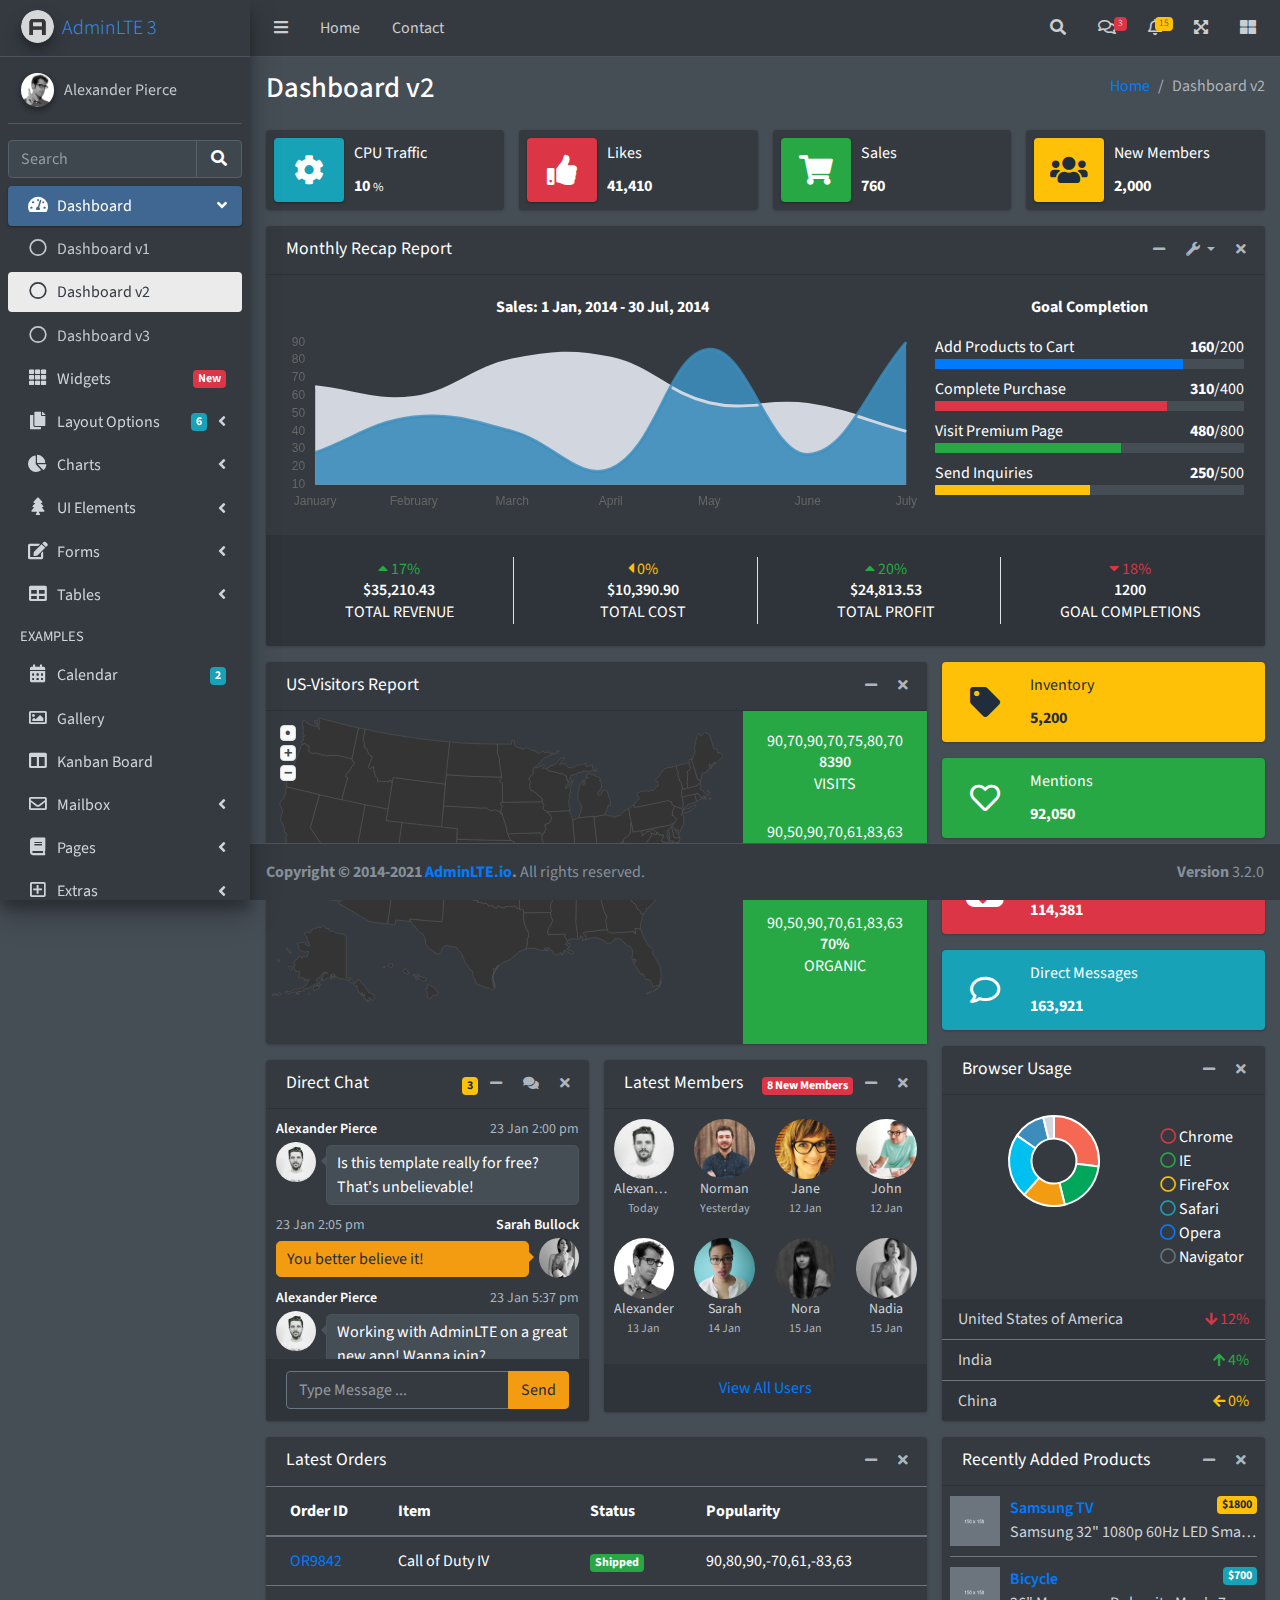
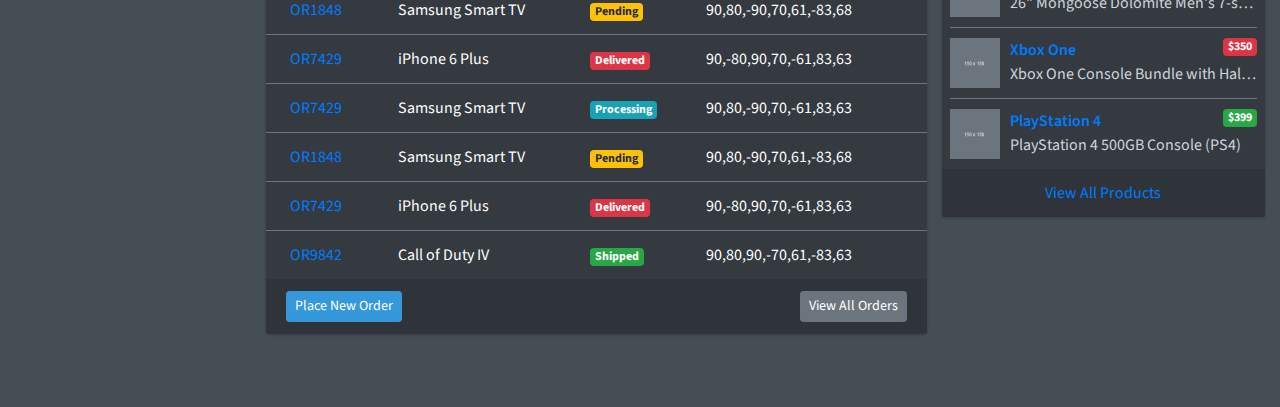
<file: assets/index2.html>
<!DOCTYPE html>
<html lang="en">
<head>
  <meta charset="utf-8">
  <meta name="viewport" content="width=device-width, initial-scale=1">
  <title>AdminLTE 3 | Dashboard 2</title>

  <!-- Google Font: Source Sans Pro -->
  <link rel="stylesheet" href="https://fonts.googleapis.com/css?family=Source+Sans+Pro:300,400,400i,700&display=fallback">
  <!-- Font Awesome Icons -->
  <link rel="stylesheet" href="plugins/fontawesome-free/css/all.min.css">
  <!-- overlayScrollbars -->
  <link rel="stylesheet" href="plugins/overlayScrollbars/css/OverlayScrollbars.min.css">
  <!-- Theme style -->
  <link rel="stylesheet" href="dist/css/adminlte.min.css">
</head>
<body class="hold-transition dark-mode sidebar-mini layout-fixed layout-navbar-fixed layout-footer-fixed">
<div class="wrapper">

  <!-- Preloader -->
  <div class="preloader flex-column justify-content-center align-items-center">
    <img class="animation__wobble" src="dist/img/AdminLTELogo.png" alt="AdminLTELogo" height="60" width="60">
  </div>

  <!-- Navbar -->
  <nav class="main-header navbar navbar-expand navbar-dark">
    <!-- Left navbar links -->
    <ul class="navbar-nav">
      <li class="nav-item">
        <a class="nav-link" data-widget="pushmenu" href="#" role="button"><i class="fas fa-bars"></i></a>
      </li>
      <li class="nav-item d-none d-sm-inline-block">
        <a href="index3.html" class="nav-link">Home</a>
      </li>
      <li class="nav-item d-none d-sm-inline-block">
        <a href="#" class="nav-link">Contact</a>
      </li>
    </ul>

    <!-- Right navbar links -->
    <ul class="navbar-nav ml-auto">
      <!-- Navbar Search -->
      <li class="nav-item">
        <a class="nav-link" data-widget="navbar-search" href="#" role="button">
          <i class="fas fa-search"></i>
        </a>
        <div class="navbar-search-block">
          <form class="form-inline">
            <div class="input-group input-group-sm">
              <input class="form-control form-control-navbar" type="search" placeholder="Search" aria-label="Search">
              <div class="input-group-append">
                <button class="btn btn-navbar" type="submit">
                  <i class="fas fa-search"></i>
                </button>
                <button class="btn btn-navbar" type="button" data-widget="navbar-search">
                  <i class="fas fa-times"></i>
                </button>
              </div>
            </div>
          </form>
        </div>
      </li>

      <!-- Messages Dropdown Menu -->
      <li class="nav-item dropdown">
        <a class="nav-link" data-toggle="dropdown" href="#">
          <i class="far fa-comments"></i>
          <span class="badge badge-danger navbar-badge">3</span>
        </a>
        <div class="dropdown-menu dropdown-menu-lg dropdown-menu-right">
          <a href="#" class="dropdown-item">
            <!-- Message Start -->
            <div class="media">
              <img src="dist/img/user1-128x128.jpg" alt="User Avatar" class="img-size-50 mr-3 img-circle">
              <div class="media-body">
                <h3 class="dropdown-item-title">
                  Brad Diesel
                  <span class="float-right text-sm text-danger"><i class="fas fa-star"></i></span>
                </h3>
                <p class="text-sm">Call me whenever you can...</p>
                <p class="text-sm text-muted"><i class="far fa-clock mr-1"></i> 4 Hours Ago</p>
              </div>
            </div>
            <!-- Message End -->
          </a>
          <div class="dropdown-divider"></div>
          <a href="#" class="dropdown-item">
            <!-- Message Start -->
            <div class="media">
              <img src="dist/img/user8-128x128.jpg" alt="User Avatar" class="img-size-50 img-circle mr-3">
              <div class="media-body">
                <h3 class="dropdown-item-title">
                  John Pierce
                  <span class="float-right text-sm text-muted"><i class="fas fa-star"></i></span>
                </h3>
                <p class="text-sm">I got your message bro</p>
                <p class="text-sm text-muted"><i class="far fa-clock mr-1"></i> 4 Hours Ago</p>
              </div>
            </div>
            <!-- Message End -->
          </a>
          <div class="dropdown-divider"></div>
          <a href="#" class="dropdown-item">
            <!-- Message Start -->
            <div class="media">
              <img src="dist/img/user3-128x128.jpg" alt="User Avatar" class="img-size-50 img-circle mr-3">
              <div class="media-body">
                <h3 class="dropdown-item-title">
                  Nora Silvester
                  <span class="float-right text-sm text-warning"><i class="fas fa-star"></i></span>
                </h3>
                <p class="text-sm">The subject goes here</p>
                <p class="text-sm text-muted"><i class="far fa-clock mr-1"></i> 4 Hours Ago</p>
              </div>
            </div>
            <!-- Message End -->
          </a>
          <div class="dropdown-divider"></div>
          <a href="#" class="dropdown-item dropdown-footer">See All Messages</a>
        </div>
      </li>
      <!-- Notifications Dropdown Menu -->
      <li class="nav-item dropdown">
        <a class="nav-link" data-toggle="dropdown" href="#">
          <i class="far fa-bell"></i>
          <span class="badge badge-warning navbar-badge">15</span>
        </a>
        <div class="dropdown-menu dropdown-menu-lg dropdown-menu-right">
          <span class="dropdown-item dropdown-header">15 Notifications</span>
          <div class="dropdown-divider"></div>
          <a href="#" class="dropdown-item">
            <i class="fas fa-envelope mr-2"></i> 4 new messages
            <span class="float-right text-muted text-sm">3 mins</span>
          </a>
          <div class="dropdown-divider"></div>
          <a href="#" class="dropdown-item">
            <i class="fas fa-users mr-2"></i> 8 friend requests
            <span class="float-right text-muted text-sm">12 hours</span>
          </a>
          <div class="dropdown-divider"></div>
          <a href="#" class="dropdown-item">
            <i class="fas fa-file mr-2"></i> 3 new reports
            <span class="float-right text-muted text-sm">2 days</span>
          </a>
          <div class="dropdown-divider"></div>
          <a href="#" class="dropdown-item dropdown-footer">See All Notifications</a>
        </div>
      </li>
      <li class="nav-item">
        <a class="nav-link" data-widget="fullscreen" href="#" role="button">
          <i class="fas fa-expand-arrows-alt"></i>
        </a>
      </li>
      <li class="nav-item">
        <a class="nav-link" data-widget="control-sidebar" data-slide="true" href="#" role="button">
          <i class="fas fa-th-large"></i>
        </a>
      </li>
    </ul>
  </nav>
  <!-- /.navbar -->

  <!-- Main Sidebar Container -->
  <aside class="main-sidebar sidebar-dark-primary elevation-4">
    <!-- Brand Logo -->
    <a href="index3.html" class="brand-link">
      <img src="dist/img/AdminLTELogo.png" alt="AdminLTE Logo" class="brand-image img-circle elevation-3" style="opacity: .8">
      <span class="brand-text font-weight-light">AdminLTE 3</span>
    </a>

    <!-- Sidebar -->
    <div class="sidebar">
      <!-- Sidebar user panel (optional) -->
      <div class="user-panel mt-3 pb-3 mb-3 d-flex">
        <div class="image">
          <img src="dist/img/user2-160x160.jpg" class="img-circle elevation-2" alt="User Image">
        </div>
        <div class="info">
          <a href="#" class="d-block">Alexander Pierce</a>
        </div>
      </div>

      <!-- SidebarSearch Form -->
      <div class="form-inline">
        <div class="input-group" data-widget="sidebar-search">
          <input class="form-control form-control-sidebar" type="search" placeholder="Search" aria-label="Search">
          <div class="input-group-append">
            <button class="btn btn-sidebar">
              <i class="fas fa-search fa-fw"></i>
            </button>
          </div>
        </div>
      </div>

      <!-- Sidebar Menu -->
      <nav class="mt-2">
        <ul class="nav nav-pills nav-sidebar flex-column" data-widget="treeview" role="menu" data-accordion="false">
          <!-- Add icons to the links using the .nav-icon class
               with font-awesome or any other icon font library -->
          <li class="nav-item menu-open">
            <a href="#" class="nav-link active">
              <i class="nav-icon fas fa-tachometer-alt"></i>
              <p>
                Dashboard
                <i class="right fas fa-angle-left"></i>
              </p>
            </a>
            <ul class="nav nav-treeview">
              <li class="nav-item">
                <a href="./index.html" class="nav-link">
                  <i class="far fa-circle nav-icon"></i>
                  <p>Dashboard v1</p>
                </a>
              </li>
              <li class="nav-item">
                <a href="./index2.html" class="nav-link active">
                  <i class="far fa-circle nav-icon"></i>
                  <p>Dashboard v2</p>
                </a>
              </li>
              <li class="nav-item">
                <a href="./index3.html" class="nav-link">
                  <i class="far fa-circle nav-icon"></i>
                  <p>Dashboard v3</p>
                </a>
              </li>
            </ul>
          </li>
          <li class="nav-item">
            <a href="pages/widgets.html" class="nav-link">
              <i class="nav-icon fas fa-th"></i>
              <p>
                Widgets
                <span class="right badge badge-danger">New</span>
              </p>
            </a>
          </li>
          <li class="nav-item">
            <a href="#" class="nav-link">
              <i class="nav-icon fas fa-copy"></i>
              <p>
                Layout Options
                <i class="fas fa-angle-left right"></i>
                <span class="badge badge-info right">6</span>
              </p>
            </a>
            <ul class="nav nav-treeview">
              <li class="nav-item">
                <a href="pages/layout/top-nav.html" class="nav-link">
                  <i class="far fa-circle nav-icon"></i>
                  <p>Top Navigation</p>
                </a>
              </li>
              <li class="nav-item">
                <a href="pages/layout/top-nav-sidebar.html" class="nav-link">
                  <i class="far fa-circle nav-icon"></i>
                  <p>Top Navigation + Sidebar</p>
                </a>
              </li>
              <li class="nav-item">
                <a href="pages/layout/boxed.html" class="nav-link">
                  <i class="far fa-circle nav-icon"></i>
                  <p>Boxed</p>
                </a>
              </li>
              <li class="nav-item">
                <a href="pages/layout/fixed-sidebar.html" class="nav-link">
                  <i class="far fa-circle nav-icon"></i>
                  <p>Fixed Sidebar</p>
                </a>
              </li>
              <li class="nav-item">
                <a href="pages/layout/fixed-sidebar-custom.html" class="nav-link">
                  <i class="far fa-circle nav-icon"></i>
                  <p>Fixed Sidebar <small>+ Custom Area</small></p>
                </a>
              </li>
              <li class="nav-item">
                <a href="pages/layout/fixed-topnav.html" class="nav-link">
                  <i class="far fa-circle nav-icon"></i>
                  <p>Fixed Navbar</p>
                </a>
              </li>
              <li class="nav-item">
                <a href="pages/layout/fixed-footer.html" class="nav-link">
                  <i class="far fa-circle nav-icon"></i>
                  <p>Fixed Footer</p>
                </a>
              </li>
              <li class="nav-item">
                <a href="pages/layout/collapsed-sidebar.html" class="nav-link">
                  <i class="far fa-circle nav-icon"></i>
                  <p>Collapsed Sidebar</p>
                </a>
              </li>
            </ul>
          </li>
          <li class="nav-item">
            <a href="#" class="nav-link">
              <i class="nav-icon fas fa-chart-pie"></i>
              <p>
                Charts
                <i class="right fas fa-angle-left"></i>
              </p>
            </a>
            <ul class="nav nav-treeview">
              <li class="nav-item">
                <a href="pages/charts/chartjs.html" class="nav-link">
                  <i class="far fa-circle nav-icon"></i>
                  <p>ChartJS</p>
                </a>
              </li>
              <li class="nav-item">
                <a href="pages/charts/flot.html" class="nav-link">
                  <i class="far fa-circle nav-icon"></i>
                  <p>Flot</p>
                </a>
              </li>
              <li class="nav-item">
                <a href="pages/charts/inline.html" class="nav-link">
                  <i class="far fa-circle nav-icon"></i>
                  <p>Inline</p>
                </a>
              </li>
              <li class="nav-item">
                <a href="pages/charts/uplot.html" class="nav-link">
                  <i class="far fa-circle nav-icon"></i>
                  <p>uPlot</p>
                </a>
              </li>
            </ul>
          </li>
          <li class="nav-item">
            <a href="#" class="nav-link">
              <i class="nav-icon fas fa-tree"></i>
              <p>
                UI Elements
                <i class="fas fa-angle-left right"></i>
              </p>
            </a>
            <ul class="nav nav-treeview">
              <li class="nav-item">
                <a href="pages/UI/general.html" class="nav-link">
                  <i class="far fa-circle nav-icon"></i>
                  <p>General</p>
                </a>
              </li>
              <li class="nav-item">
                <a href="pages/UI/icons.html" class="nav-link">
                  <i class="far fa-circle nav-icon"></i>
                  <p>Icons</p>
                </a>
              </li>
              <li class="nav-item">
                <a href="pages/UI/buttons.html" class="nav-link">
                  <i class="far fa-circle nav-icon"></i>
                  <p>Buttons</p>
                </a>
              </li>
              <li class="nav-item">
                <a href="pages/UI/sliders.html" class="nav-link">
                  <i class="far fa-circle nav-icon"></i>
                  <p>Sliders</p>
                </a>
              </li>
              <li class="nav-item">
                <a href="pages/UI/modals.html" class="nav-link">
                  <i class="far fa-circle nav-icon"></i>
                  <p>Modals & Alerts</p>
                </a>
              </li>
              <li class="nav-item">
                <a href="pages/UI/navbar.html" class="nav-link">
                  <i class="far fa-circle nav-icon"></i>
                  <p>Navbar & Tabs</p>
                </a>
              </li>
              <li class="nav-item">
                <a href="pages/UI/timeline.html" class="nav-link">
                  <i class="far fa-circle nav-icon"></i>
                  <p>Timeline</p>
                </a>
              </li>
              <li class="nav-item">
                <a href="pages/UI/ribbons.html" class="nav-link">
                  <i class="far fa-circle nav-icon"></i>
                  <p>Ribbons</p>
                </a>
              </li>
            </ul>
          </li>
          <li class="nav-item">
            <a href="#" class="nav-link">
              <i class="nav-icon fas fa-edit"></i>
              <p>
                Forms
                <i class="fas fa-angle-left right"></i>
              </p>
            </a>
            <ul class="nav nav-treeview">
              <li class="nav-item">
                <a href="pages/forms/general.html" class="nav-link">
                  <i class="far fa-circle nav-icon"></i>
                  <p>General Elements</p>
                </a>
              </li>
              <li class="nav-item">
                <a href="pages/forms/advanced.html" class="nav-link">
                  <i class="far fa-circle nav-icon"></i>
                  <p>Advanced Elements</p>
                </a>
              </li>
              <li class="nav-item">
                <a href="pages/forms/editors.html" class="nav-link">
                  <i class="far fa-circle nav-icon"></i>
                  <p>Editors</p>
                </a>
              </li>
              <li class="nav-item">
                <a href="pages/forms/validation.html" class="nav-link">
                  <i class="far fa-circle nav-icon"></i>
                  <p>Validation</p>
                </a>
              </li>
            </ul>
          </li>
          <li class="nav-item">
            <a href="#" class="nav-link">
              <i class="nav-icon fas fa-table"></i>
              <p>
                Tables
                <i class="fas fa-angle-left right"></i>
              </p>
            </a>
            <ul class="nav nav-treeview">
              <li class="nav-item">
                <a href="pages/tables/simple.html" class="nav-link">
                  <i class="far fa-circle nav-icon"></i>
                  <p>Simple Tables</p>
                </a>
              </li>
              <li class="nav-item">
                <a href="pages/tables/data.html" class="nav-link">
                  <i class="far fa-circle nav-icon"></i>
                  <p>DataTables</p>
                </a>
              </li>
              <li class="nav-item">
                <a href="pages/tables/jsgrid.html" class="nav-link">
                  <i class="far fa-circle nav-icon"></i>
                  <p>jsGrid</p>
                </a>
              </li>
            </ul>
          </li>
          <li class="nav-header">EXAMPLES</li>
          <li class="nav-item">
            <a href="pages/calendar.html" class="nav-link">
              <i class="nav-icon fas fa-calendar-alt"></i>
              <p>
                Calendar
                <span class="badge badge-info right">2</span>
              </p>
            </a>
          </li>
          <li class="nav-item">
            <a href="pages/gallery.html" class="nav-link">
              <i class="nav-icon far fa-image"></i>
              <p>
                Gallery
              </p>
            </a>
          </li>
          <li class="nav-item">
            <a href="pages/kanban.html" class="nav-link">
              <i class="nav-icon fas fa-columns"></i>
              <p>
                Kanban Board
              </p>
            </a>
          </li>
          <li class="nav-item">
            <a href="#" class="nav-link">
              <i class="nav-icon far fa-envelope"></i>
              <p>
                Mailbox
                <i class="fas fa-angle-left right"></i>
              </p>
            </a>
            <ul class="nav nav-treeview">
              <li class="nav-item">
                <a href="pages/mailbox/mailbox.html" class="nav-link">
                  <i class="far fa-circle nav-icon"></i>
                  <p>Inbox</p>
                </a>
              </li>
              <li class="nav-item">
                <a href="pages/mailbox/compose.html" class="nav-link">
                  <i class="far fa-circle nav-icon"></i>
                  <p>Compose</p>
                </a>
              </li>
              <li class="nav-item">
                <a href="pages/mailbox/read-mail.html" class="nav-link">
                  <i class="far fa-circle nav-icon"></i>
                  <p>Read</p>
                </a>
              </li>
            </ul>
          </li>
          <li class="nav-item">
            <a href="#" class="nav-link">
              <i class="nav-icon fas fa-book"></i>
              <p>
                Pages
                <i class="fas fa-angle-left right"></i>
              </p>
            </a>
            <ul class="nav nav-treeview">
              <li class="nav-item">
                <a href="pages/examples/invoice.html" class="nav-link">
                  <i class="far fa-circle nav-icon"></i>
                  <p>Invoice</p>
                </a>
              </li>
              <li class="nav-item">
                <a href="pages/examples/profile.html" class="nav-link">
                  <i class="far fa-circle nav-icon"></i>
                  <p>Profile</p>
                </a>
              </li>
              <li class="nav-item">
                <a href="pages/examples/e-commerce.html" class="nav-link">
                  <i class="far fa-circle nav-icon"></i>
                  <p>E-commerce</p>
                </a>
              </li>
              <li class="nav-item">
                <a href="pages/examples/projects.html" class="nav-link">
                  <i class="far fa-circle nav-icon"></i>
                  <p>Projects</p>
                </a>
              </li>
              <li class="nav-item">
                <a href="pages/examples/project-add.html" class="nav-link">
                  <i class="far fa-circle nav-icon"></i>
                  <p>Project Add</p>
                </a>
              </li>
              <li class="nav-item">
                <a href="pages/examples/project-edit.html" class="nav-link">
                  <i class="far fa-circle nav-icon"></i>
                  <p>Project Edit</p>
                </a>
              </li>
              <li class="nav-item">
                <a href="pages/examples/project-detail.html" class="nav-link">
                  <i class="far fa-circle nav-icon"></i>
                  <p>Project Detail</p>
                </a>
              </li>
              <li class="nav-item">
                <a href="pages/examples/contacts.html" class="nav-link">
                  <i class="far fa-circle nav-icon"></i>
                  <p>Contacts</p>
                </a>
              </li>
              <li class="nav-item">
                <a href="pages/examples/faq.html" class="nav-link">
                  <i class="far fa-circle nav-icon"></i>
                  <p>FAQ</p>
                </a>
              </li>
              <li class="nav-item">
                <a href="pages/examples/contact-us.html" class="nav-link">
                  <i class="far fa-circle nav-icon"></i>
                  <p>Contact us</p>
                </a>
              </li>
            </ul>
          </li>
          <li class="nav-item">
            <a href="#" class="nav-link">
              <i class="nav-icon far fa-plus-square"></i>
              <p>
                Extras
                <i class="fas fa-angle-left right"></i>
              </p>
            </a>
            <ul class="nav nav-treeview">
              <li class="nav-item">
                <a href="#" class="nav-link">
                  <i class="far fa-circle nav-icon"></i>
                  <p>
                    Login & Register v1
                    <i class="fas fa-angle-left right"></i>
                  </p>
                </a>
                <ul class="nav nav-treeview">
                  <li class="nav-item">
                    <a href="pages/examples/login.html" class="nav-link">
                      <i class="far fa-circle nav-icon"></i>
                      <p>Login v1</p>
                    </a>
                  </li>
                  <li class="nav-item">
                    <a href="pages/examples/register.html" class="nav-link">
                      <i class="far fa-circle nav-icon"></i>
                      <p>Register v1</p>
                    </a>
                  </li>
                  <li class="nav-item">
                    <a href="pages/examples/forgot-password.html" class="nav-link">
                      <i class="far fa-circle nav-icon"></i>
                      <p>Forgot Password v1</p>
                    </a>
                  </li>
                  <li class="nav-item">
                    <a href="pages/examples/recover-password.html" class="nav-link">
                      <i class="far fa-circle nav-icon"></i>
                      <p>Recover Password v1</p>
                    </a>
                  </li>
                </ul>
              </li>
              <li class="nav-item">
                <a href="#" class="nav-link">
                  <i class="far fa-circle nav-icon"></i>
                  <p>
                    Login & Register v2
                    <i class="fas fa-angle-left right"></i>
                  </p>
                </a>
                <ul class="nav nav-treeview">
                  <li class="nav-item">
                    <a href="pages/examples/login-v2.html" class="nav-link">
                      <i class="far fa-circle nav-icon"></i>
                      <p>Login v2</p>
                    </a>
                  </li>
                  <li class="nav-item">
                    <a href="pages/examples/register-v2.html" class="nav-link">
                      <i class="far fa-circle nav-icon"></i>
                      <p>Register v2</p>
                    </a>
                  </li>
                  <li class="nav-item">
                    <a href="pages/examples/forgot-password-v2.html" class="nav-link">
                      <i class="far fa-circle nav-icon"></i>
                      <p>Forgot Password v2</p>
                    </a>
                  </li>
                  <li class="nav-item">
                    <a href="pages/examples/recover-password-v2.html" class="nav-link">
                      <i class="far fa-circle nav-icon"></i>
                      <p>Recover Password v2</p>
                    </a>
                  </li>
                </ul>
              </li>
              <li class="nav-item">
                <a href="pages/examples/lockscreen.html" class="nav-link">
                  <i class="far fa-circle nav-icon"></i>
                  <p>Lockscreen</p>
                </a>
              </li>
              <li class="nav-item">
                <a href="pages/examples/legacy-user-menu.html" class="nav-link">
                  <i class="far fa-circle nav-icon"></i>
                  <p>Legacy User Menu</p>
                </a>
              </li>
              <li class="nav-item">
                <a href="pages/examples/language-menu.html" class="nav-link">
                  <i class="far fa-circle nav-icon"></i>
                  <p>Language Menu</p>
                </a>
              </li>
              <li class="nav-item">
                <a href="pages/examples/404.html" class="nav-link">
                  <i class="far fa-circle nav-icon"></i>
                  <p>Error 404</p>
                </a>
              </li>
              <li class="nav-item">
                <a href="pages/examples/500.html" class="nav-link">
                  <i class="far fa-circle nav-icon"></i>
                  <p>Error 500</p>
                </a>
              </li>
              <li class="nav-item">
                <a href="pages/examples/pace.html" class="nav-link">
                  <i class="far fa-circle nav-icon"></i>
                  <p>Pace</p>
                </a>
              </li>
              <li class="nav-item">
                <a href="pages/examples/blank.html" class="nav-link">
                  <i class="far fa-circle nav-icon"></i>
                  <p>Blank Page</p>
                </a>
              </li>
              <li class="nav-item">
                <a href="starter.html" class="nav-link">
                  <i class="far fa-circle nav-icon"></i>
                  <p>Starter Page</p>
                </a>
              </li>
            </ul>
          </li>
          <li class="nav-item">
            <a href="#" class="nav-link">
              <i class="nav-icon fas fa-search"></i>
              <p>
                Search
                <i class="fas fa-angle-left right"></i>
              </p>
            </a>
            <ul class="nav nav-treeview">
              <li class="nav-item">
                <a href="pages/search/simple.html" class="nav-link">
                  <i class="far fa-circle nav-icon"></i>
                  <p>Simple Search</p>
                </a>
              </li>
              <li class="nav-item">
                <a href="pages/search/enhanced.html" class="nav-link">
                  <i class="far fa-circle nav-icon"></i>
                  <p>Enhanced</p>
                </a>
              </li>
            </ul>
          </li>
          <li class="nav-header">MISCELLANEOUS</li>
          <li class="nav-item">
            <a href="iframe.html" class="nav-link">
              <i class="nav-icon fas fa-ellipsis-h"></i>
              <p>Tabbed IFrame Plugin</p>
            </a>
          </li>
          <li class="nav-item">
            <a href="https://adminlte.io/docs/3.1/" class="nav-link">
              <i class="nav-icon fas fa-file"></i>
              <p>Documentation</p>
            </a>
          </li>
          <li class="nav-header">MULTI LEVEL EXAMPLE</li>
          <li class="nav-item">
            <a href="#" class="nav-link">
              <i class="fas fa-circle nav-icon"></i>
              <p>Level 1</p>
            </a>
          </li>
          <li class="nav-item">
            <a href="#" class="nav-link">
              <i class="nav-icon fas fa-circle"></i>
              <p>
                Level 1
                <i class="right fas fa-angle-left"></i>
              </p>
            </a>
            <ul class="nav nav-treeview">
              <li class="nav-item">
                <a href="#" class="nav-link">
                  <i class="far fa-circle nav-icon"></i>
                  <p>Level 2</p>
                </a>
              </li>
              <li class="nav-item">
                <a href="#" class="nav-link">
                  <i class="far fa-circle nav-icon"></i>
                  <p>
                    Level 2
                    <i class="right fas fa-angle-left"></i>
                  </p>
                </a>
                <ul class="nav nav-treeview">
                  <li class="nav-item">
                    <a href="#" class="nav-link">
                      <i class="far fa-dot-circle nav-icon"></i>
                      <p>Level 3</p>
                    </a>
                  </li>
                  <li class="nav-item">
                    <a href="#" class="nav-link">
                      <i class="far fa-dot-circle nav-icon"></i>
                      <p>Level 3</p>
                    </a>
                  </li>
                  <li class="nav-item">
                    <a href="#" class="nav-link">
                      <i class="far fa-dot-circle nav-icon"></i>
                      <p>Level 3</p>
                    </a>
                  </li>
                </ul>
              </li>
              <li class="nav-item">
                <a href="#" class="nav-link">
                  <i class="far fa-circle nav-icon"></i>
                  <p>Level 2</p>
                </a>
              </li>
            </ul>
          </li>
          <li class="nav-item">
            <a href="#" class="nav-link">
              <i class="fas fa-circle nav-icon"></i>
              <p>Level 1</p>
            </a>
          </li>
          <li class="nav-header">LABELS</li>
          <li class="nav-item">
            <a href="#" class="nav-link">
              <i class="nav-icon far fa-circle text-danger"></i>
              <p class="text">Important</p>
            </a>
          </li>
          <li class="nav-item">
            <a href="#" class="nav-link">
              <i class="nav-icon far fa-circle text-warning"></i>
              <p>Warning</p>
            </a>
          </li>
          <li class="nav-item">
            <a href="#" class="nav-link">
              <i class="nav-icon far fa-circle text-info"></i>
              <p>Informational</p>
            </a>
          </li>
        </ul>
      </nav>
      <!-- /.sidebar-menu -->
    </div>
    <!-- /.sidebar -->
  </aside>

  <!-- Content Wrapper. Contains page content -->
  <div class="content-wrapper">
    <!-- Content Header (Page header) -->
    <div class="content-header">
      <div class="container-fluid">
        <div class="row mb-2">
          <div class="col-sm-6">
            <h1 class="m-0">Dashboard v2</h1>
          </div><!-- /.col -->
          <div class="col-sm-6">
            <ol class="breadcrumb float-sm-right">
              <li class="breadcrumb-item"><a href="#">Home</a></li>
              <li class="breadcrumb-item active">Dashboard v2</li>
            </ol>
          </div><!-- /.col -->
        </div><!-- /.row -->
      </div><!-- /.container-fluid -->
    </div>
    <!-- /.content-header -->

    <!-- Main content -->
    <section class="content">
      <div class="container-fluid">
        <!-- Info boxes -->
        <div class="row">
          <div class="col-12 col-sm-6 col-md-3">
            <div class="info-box">
              <span class="info-box-icon bg-info elevation-1"><i class="fas fa-cog"></i></span>

              <div class="info-box-content">
                <span class="info-box-text">CPU Traffic</span>
                <span class="info-box-number">
                  10
                  <small>%</small>
                </span>
              </div>
              <!-- /.info-box-content -->
            </div>
            <!-- /.info-box -->
          </div>
          <!-- /.col -->
          <div class="col-12 col-sm-6 col-md-3">
            <div class="info-box mb-3">
              <span class="info-box-icon bg-danger elevation-1"><i class="fas fa-thumbs-up"></i></span>

              <div class="info-box-content">
                <span class="info-box-text">Likes</span>
                <span class="info-box-number">41,410</span>
              </div>
              <!-- /.info-box-content -->
            </div>
            <!-- /.info-box -->
          </div>
          <!-- /.col -->

          <!-- fix for small devices only -->
          <div class="clearfix hidden-md-up"></div>

          <div class="col-12 col-sm-6 col-md-3">
            <div class="info-box mb-3">
              <span class="info-box-icon bg-success elevation-1"><i class="fas fa-shopping-cart"></i></span>

              <div class="info-box-content">
                <span class="info-box-text">Sales</span>
                <span class="info-box-number">760</span>
              </div>
              <!-- /.info-box-content -->
            </div>
            <!-- /.info-box -->
          </div>
          <!-- /.col -->
          <div class="col-12 col-sm-6 col-md-3">
            <div class="info-box mb-3">
              <span class="info-box-icon bg-warning elevation-1"><i class="fas fa-users"></i></span>

              <div class="info-box-content">
                <span class="info-box-text">New Members</span>
                <span class="info-box-number">2,000</span>
              </div>
              <!-- /.info-box-content -->
            </div>
            <!-- /.info-box -->
          </div>
          <!-- /.col -->
        </div>
        <!-- /.row -->

        <div class="row">
          <div class="col-md-12">
            <div class="card">
              <div class="card-header">
                <h5 class="card-title">Monthly Recap Report</h5>

                <div class="card-tools">
                  <button type="button" class="btn btn-tool" data-card-widget="collapse">
                    <i class="fas fa-minus"></i>
                  </button>
                  <div class="btn-group">
                    <button type="button" class="btn btn-tool dropdown-toggle" data-toggle="dropdown">
                      <i class="fas fa-wrench"></i>
                    </button>
                    <div class="dropdown-menu dropdown-menu-right" role="menu">
                      <a href="#" class="dropdown-item">Action</a>
                      <a href="#" class="dropdown-item">Another action</a>
                      <a href="#" class="dropdown-item">Something else here</a>
                      <a class="dropdown-divider"></a>
                      <a href="#" class="dropdown-item">Separated link</a>
                    </div>
                  </div>
                  <button type="button" class="btn btn-tool" data-card-widget="remove">
                    <i class="fas fa-times"></i>
                  </button>
                </div>
              </div>
              <!-- /.card-header -->
              <div class="card-body">
                <div class="row">
                  <div class="col-md-8">
                    <p class="text-center">
                      <strong>Sales: 1 Jan, 2014 - 30 Jul, 2014</strong>
                    </p>

                    <div class="chart">
                      <!-- Sales Chart Canvas -->
                      <canvas id="salesChart" height="180" style="height: 180px;"></canvas>
                    </div>
                    <!-- /.chart-responsive -->
                  </div>
                  <!-- /.col -->
                  <div class="col-md-4">
                    <p class="text-center">
                      <strong>Goal Completion</strong>
                    </p>

                    <div class="progress-group">
                      Add Products to Cart
                      <span class="float-right"><b>160</b>/200</span>
                      <div class="progress progress-sm">
                        <div class="progress-bar bg-primary" style="width: 80%"></div>
                      </div>
                    </div>
                    <!-- /.progress-group -->

                    <div class="progress-group">
                      Complete Purchase
                      <span class="float-right"><b>310</b>/400</span>
                      <div class="progress progress-sm">
                        <div class="progress-bar bg-danger" style="width: 75%"></div>
                      </div>
                    </div>

                    <!-- /.progress-group -->
                    <div class="progress-group">
                      <span class="progress-text">Visit Premium Page</span>
                      <span class="float-right"><b>480</b>/800</span>
                      <div class="progress progress-sm">
                        <div class="progress-bar bg-success" style="width: 60%"></div>
                      </div>
                    </div>

                    <!-- /.progress-group -->
                    <div class="progress-group">
                      Send Inquiries
                      <span class="float-right"><b>250</b>/500</span>
                      <div class="progress progress-sm">
                        <div class="progress-bar bg-warning" style="width: 50%"></div>
                      </div>
                    </div>
                    <!-- /.progress-group -->
                  </div>
                  <!-- /.col -->
                </div>
                <!-- /.row -->
              </div>
              <!-- ./card-body -->
              <div class="card-footer">
                <div class="row">
                  <div class="col-sm-3 col-6">
                    <div class="description-block border-right">
                      <span class="description-percentage text-success"><i class="fas fa-caret-up"></i> 17%</span>
                      <h5 class="description-header">$35,210.43</h5>
                      <span class="description-text">TOTAL REVENUE</span>
                    </div>
                    <!-- /.description-block -->
                  </div>
                  <!-- /.col -->
                  <div class="col-sm-3 col-6">
                    <div class="description-block border-right">
                      <span class="description-percentage text-warning"><i class="fas fa-caret-left"></i> 0%</span>
                      <h5 class="description-header">$10,390.90</h5>
                      <span class="description-text">TOTAL COST</span>
                    </div>
                    <!-- /.description-block -->
                  </div>
                  <!-- /.col -->
                  <div class="col-sm-3 col-6">
                    <div class="description-block border-right">
                      <span class="description-percentage text-success"><i class="fas fa-caret-up"></i> 20%</span>
                      <h5 class="description-header">$24,813.53</h5>
                      <span class="description-text">TOTAL PROFIT</span>
                    </div>
                    <!-- /.description-block -->
                  </div>
                  <!-- /.col -->
                  <div class="col-sm-3 col-6">
                    <div class="description-block">
                      <span class="description-percentage text-danger"><i class="fas fa-caret-down"></i> 18%</span>
                      <h5 class="description-header">1200</h5>
                      <span class="description-text">GOAL COMPLETIONS</span>
                    </div>
                    <!-- /.description-block -->
                  </div>
                </div>
                <!-- /.row -->
              </div>
              <!-- /.card-footer -->
            </div>
            <!-- /.card -->
          </div>
          <!-- /.col -->
        </div>
        <!-- /.row -->

        <!-- Main row -->
        <div class="row">
          <!-- Left col -->
          <div class="col-md-8">
            <!-- MAP & BOX PANE -->
            <div class="card">
              <div class="card-header">
                <h3 class="card-title">US-Visitors Report</h3>

                <div class="card-tools">
                  <button type="button" class="btn btn-tool" data-card-widget="collapse">
                    <i class="fas fa-minus"></i>
                  </button>
                  <button type="button" class="btn btn-tool" data-card-widget="remove">
                    <i class="fas fa-times"></i>
                  </button>
                </div>
              </div>
              <!-- /.card-header -->
              <div class="card-body p-0">
                <div class="d-md-flex">
                  <div class="p-1 flex-fill" style="overflow: hidden">
                    <!-- Map will be created here -->
                    <div id="world-map-markers" style="height: 325px; overflow: hidden">
                      <div class="map"></div>
                    </div>
                  </div>
                  <div class="card-pane-right bg-success pt-2 pb-2 pl-4 pr-4">
                    <div class="description-block mb-4">
                      <div class="sparkbar pad" data-color="#fff">90,70,90,70,75,80,70</div>
                      <h5 class="description-header">8390</h5>
                      <span class="description-text">Visits</span>
                    </div>
                    <!-- /.description-block -->
                    <div class="description-block mb-4">
                      <div class="sparkbar pad" data-color="#fff">90,50,90,70,61,83,63</div>
                      <h5 class="description-header">30%</h5>
                      <span class="description-text">Referrals</span>
                    </div>
                    <!-- /.description-block -->
                    <div class="description-block">
                      <div class="sparkbar pad" data-color="#fff">90,50,90,70,61,83,63</div>
                      <h5 class="description-header">70%</h5>
                      <span class="description-text">Organic</span>
                    </div>
                    <!-- /.description-block -->
                  </div><!-- /.card-pane-right -->
                </div><!-- /.d-md-flex -->
              </div>
              <!-- /.card-body -->
            </div>
            <!-- /.card -->
            <div class="row">
              <div class="col-md-6">
                <!-- DIRECT CHAT -->
                <div class="card direct-chat direct-chat-warning">
                  <div class="card-header">
                    <h3 class="card-title">Direct Chat</h3>

                    <div class="card-tools">
                      <span title="3 New Messages" class="badge badge-warning">3</span>
                      <button type="button" class="btn btn-tool" data-card-widget="collapse">
                        <i class="fas fa-minus"></i>
                      </button>
                      <button type="button" class="btn btn-tool" title="Contacts" data-widget="chat-pane-toggle">
                        <i class="fas fa-comments"></i>
                      </button>
                      <button type="button" class="btn btn-tool" data-card-widget="remove">
                        <i class="fas fa-times"></i>
                      </button>
                    </div>
                  </div>
                  <!-- /.card-header -->
                  <div class="card-body">
                    <!-- Conversations are loaded here -->
                    <div class="direct-chat-messages">
                      <!-- Message. Default to the left -->
                      <div class="direct-chat-msg">
                        <div class="direct-chat-infos clearfix">
                          <span class="direct-chat-name float-left">Alexander Pierce</span>
                          <span class="direct-chat-timestamp float-right">23 Jan 2:00 pm</span>
                        </div>
                        <!-- /.direct-chat-infos -->
                        <img class="direct-chat-img" src="dist/img/user1-128x128.jpg" alt="message user image">
                        <!-- /.direct-chat-img -->
                        <div class="direct-chat-text">
                          Is this template really for free? That's unbelievable!
                        </div>
                        <!-- /.direct-chat-text -->
                      </div>
                      <!-- /.direct-chat-msg -->

                      <!-- Message to the right -->
                      <div class="direct-chat-msg right">
                        <div class="direct-chat-infos clearfix">
                          <span class="direct-chat-name float-right">Sarah Bullock</span>
                          <span class="direct-chat-timestamp float-left">23 Jan 2:05 pm</span>
                        </div>
                        <!-- /.direct-chat-infos -->
                        <img class="direct-chat-img" src="dist/img/user3-128x128.jpg" alt="message user image">
                        <!-- /.direct-chat-img -->
                        <div class="direct-chat-text">
                          You better believe it!
                        </div>
                        <!-- /.direct-chat-text -->
                      </div>
                      <!-- /.direct-chat-msg -->

                      <!-- Message. Default to the left -->
                      <div class="direct-chat-msg">
                        <div class="direct-chat-infos clearfix">
                          <span class="direct-chat-name float-left">Alexander Pierce</span>
                          <span class="direct-chat-timestamp float-right">23 Jan 5:37 pm</span>
                        </div>
                        <!-- /.direct-chat-infos -->
                        <img class="direct-chat-img" src="dist/img/user1-128x128.jpg" alt="message user image">
                        <!-- /.direct-chat-img -->
                        <div class="direct-chat-text">
                          Working with AdminLTE on a great new app! Wanna join?
                        </div>
                        <!-- /.direct-chat-text -->
                      </div>
                      <!-- /.direct-chat-msg -->

                      <!-- Message to the right -->
                      <div class="direct-chat-msg right">
                        <div class="direct-chat-infos clearfix">
                          <span class="direct-chat-name float-right">Sarah Bullock</span>
                          <span class="direct-chat-timestamp float-left">23 Jan 6:10 pm</span>
                        </div>
                        <!-- /.direct-chat-infos -->
                        <img class="direct-chat-img" src="dist/img/user3-128x128.jpg" alt="message user image">
                        <!-- /.direct-chat-img -->
                        <div class="direct-chat-text">
                          I would love to.
                        </div>
                        <!-- /.direct-chat-text -->
                      </div>
                      <!-- /.direct-chat-msg -->

                    </div>
                    <!--/.direct-chat-messages-->

                    <!-- Contacts are loaded here -->
                    <div class="direct-chat-contacts">
                      <ul class="contacts-list">
                        <li>
                          <a href="#">
                            <img class="contacts-list-img" src="dist/img/user1-128x128.jpg" alt="User Avatar">

                            <div class="contacts-list-info">
                              <span class="contacts-list-name">
                                Count Dracula
                                <small class="contacts-list-date float-right">2/28/2015</small>
                              </span>
                              <span class="contacts-list-msg">How have you been? I was...</span>
                            </div>
                            <!-- /.contacts-list-info -->
                          </a>
                        </li>
                        <!-- End Contact Item -->
                        <li>
                          <a href="#">
                            <img class="contacts-list-img" src="dist/img/user7-128x128.jpg" alt="User Avatar">

                            <div class="contacts-list-info">
                              <span class="contacts-list-name">
                                Sarah Doe
                                <small class="contacts-list-date float-right">2/23/2015</small>
                              </span>
                              <span class="contacts-list-msg">I will be waiting for...</span>
                            </div>
                            <!-- /.contacts-list-info -->
                          </a>
                        </li>
                        <!-- End Contact Item -->
                        <li>
                          <a href="#">
                            <img class="contacts-list-img" src="dist/img/user3-128x128.jpg" alt="User Avatar">

                            <div class="contacts-list-info">
                              <span class="contacts-list-name">
                                Nadia Jolie
                                <small class="contacts-list-date float-right">2/20/2015</small>
                              </span>
                              <span class="contacts-list-msg">I'll call you back at...</span>
                            </div>
                            <!-- /.contacts-list-info -->
                          </a>
                        </li>
                        <!-- End Contact Item -->
                        <li>
                          <a href="#">
                            <img class="contacts-list-img" src="dist/img/user5-128x128.jpg" alt="User Avatar">

                            <div class="contacts-list-info">
                              <span class="contacts-list-name">
                                Nora S. Vans
                                <small class="contacts-list-date float-right">2/10/2015</small>
                              </span>
                              <span class="contacts-list-msg">Where is your new...</span>
                            </div>
                            <!-- /.contacts-list-info -->
                          </a>
                        </li>
                        <!-- End Contact Item -->
                        <li>
                          <a href="#">
                            <img class="contacts-list-img" src="dist/img/user6-128x128.jpg" alt="User Avatar">

                            <div class="contacts-list-info">
                              <span class="contacts-list-name">
                                John K.
                                <small class="contacts-list-date float-right">1/27/2015</small>
                              </span>
                              <span class="contacts-list-msg">Can I take a look at...</span>
                            </div>
                            <!-- /.contacts-list-info -->
                          </a>
                        </li>
                        <!-- End Contact Item -->
                        <li>
                          <a href="#">
                            <img class="contacts-list-img" src="dist/img/user8-128x128.jpg" alt="User Avatar">

                            <div class="contacts-list-info">
                              <span class="contacts-list-name">
                                Kenneth M.
                                <small class="contacts-list-date float-right">1/4/2015</small>
                              </span>
                              <span class="contacts-list-msg">Never mind I found...</span>
                            </div>
                            <!-- /.contacts-list-info -->
                          </a>
                        </li>
                        <!-- End Contact Item -->
                      </ul>
                      <!-- /.contacts-list -->
                    </div>
                    <!-- /.direct-chat-pane -->
                  </div>
                  <!-- /.card-body -->
                  <div class="card-footer">
                    <form action="#" method="post">
                      <div class="input-group">
                        <input type="text" name="message" placeholder="Type Message ..." class="form-control">
                        <span class="input-group-append">
                          <button type="button" class="btn btn-warning">Send</button>
                        </span>
                      </div>
                    </form>
                  </div>
                  <!-- /.card-footer-->
                </div>
                <!--/.direct-chat -->
              </div>
              <!-- /.col -->

              <div class="col-md-6">
                <!-- USERS LIST -->
                <div class="card">
                  <div class="card-header">
                    <h3 class="card-title">Latest Members</h3>

                    <div class="card-tools">
                      <span class="badge badge-danger">8 New Members</span>
                      <button type="button" class="btn btn-tool" data-card-widget="collapse">
                        <i class="fas fa-minus"></i>
                      </button>
                      <button type="button" class="btn btn-tool" data-card-widget="remove">
                        <i class="fas fa-times"></i>
                      </button>
                    </div>
                  </div>
                  <!-- /.card-header -->
                  <div class="card-body p-0">
                    <ul class="users-list clearfix">
                      <li>
                        <img src="dist/img/user1-128x128.jpg" alt="User Image">
                        <a class="users-list-name" href="#">Alexander Pierce</a>
                        <span class="users-list-date">Today</span>
                      </li>
                      <li>
                        <img src="dist/img/user8-128x128.jpg" alt="User Image">
                        <a class="users-list-name" href="#">Norman</a>
                        <span class="users-list-date">Yesterday</span>
                      </li>
                      <li>
                        <img src="dist/img/user7-128x128.jpg" alt="User Image">
                        <a class="users-list-name" href="#">Jane</a>
                        <span class="users-list-date">12 Jan</span>
                      </li>
                      <li>
                        <img src="dist/img/user6-128x128.jpg" alt="User Image">
                        <a class="users-list-name" href="#">John</a>
                        <span class="users-list-date">12 Jan</span>
                      </li>
                      <li>
                        <img src="dist/img/user2-160x160.jpg" alt="User Image">
                        <a class="users-list-name" href="#">Alexander</a>
                        <span class="users-list-date">13 Jan</span>
                      </li>
                      <li>
                        <img src="dist/img/user5-128x128.jpg" alt="User Image">
                        <a class="users-list-name" href="#">Sarah</a>
                        <span class="users-list-date">14 Jan</span>
                      </li>
                      <li>
                        <img src="dist/img/user4-128x128.jpg" alt="User Image">
                        <a class="users-list-name" href="#">Nora</a>
                        <span class="users-list-date">15 Jan</span>
                      </li>
                      <li>
                        <img src="dist/img/user3-128x128.jpg" alt="User Image">
                        <a class="users-list-name" href="#">Nadia</a>
                        <span class="users-list-date">15 Jan</span>
                      </li>
                    </ul>
                    <!-- /.users-list -->
                  </div>
                  <!-- /.card-body -->
                  <div class="card-footer text-center">
                    <a href="javascript:">View All Users</a>
                  </div>
                  <!-- /.card-footer -->
                </div>
                <!--/.card -->
              </div>
              <!-- /.col -->
            </div>
            <!-- /.row -->

            <!-- TABLE: LATEST ORDERS -->
            <div class="card">
              <div class="card-header border-transparent">
                <h3 class="card-title">Latest Orders</h3>

                <div class="card-tools">
                  <button type="button" class="btn btn-tool" data-card-widget="collapse">
                    <i class="fas fa-minus"></i>
                  </button>
                  <button type="button" class="btn btn-tool" data-card-widget="remove">
                    <i class="fas fa-times"></i>
                  </button>
                </div>
              </div>
              <!-- /.card-header -->
              <div class="card-body p-0">
                <div class="table-responsive">
                  <table class="table m-0">
                    <thead>
                    <tr>
                      <th>Order ID</th>
                      <th>Item</th>
                      <th>Status</th>
                      <th>Popularity</th>
                    </tr>
                    </thead>
                    <tbody>
                    <tr>
                      <td><a href="pages/examples/invoice.html">OR9842</a></td>
                      <td>Call of Duty IV</td>
                      <td><span class="badge badge-success">Shipped</span></td>
                      <td>
                        <div class="sparkbar" data-color="#00a65a" data-height="20">90,80,90,-70,61,-83,63</div>
                      </td>
                    </tr>
                    <tr>
                      <td><a href="pages/examples/invoice.html">OR1848</a></td>
                      <td>Samsung Smart TV</td>
                      <td><span class="badge badge-warning">Pending</span></td>
                      <td>
                        <div class="sparkbar" data-color="#f39c12" data-height="20">90,80,-90,70,61,-83,68</div>
                      </td>
                    </tr>
                    <tr>
                      <td><a href="pages/examples/invoice.html">OR7429</a></td>
                      <td>iPhone 6 Plus</td>
                      <td><span class="badge badge-danger">Delivered</span></td>
                      <td>
                        <div class="sparkbar" data-color="#f56954" data-height="20">90,-80,90,70,-61,83,63</div>
                      </td>
                    </tr>
                    <tr>
                      <td><a href="pages/examples/invoice.html">OR7429</a></td>
                      <td>Samsung Smart TV</td>
                      <td><span class="badge badge-info">Processing</span></td>
                      <td>
                        <div class="sparkbar" data-color="#00c0ef" data-height="20">90,80,-90,70,-61,83,63</div>
                      </td>
                    </tr>
                    <tr>
                      <td><a href="pages/examples/invoice.html">OR1848</a></td>
                      <td>Samsung Smart TV</td>
                      <td><span class="badge badge-warning">Pending</span></td>
                      <td>
                        <div class="sparkbar" data-color="#f39c12" data-height="20">90,80,-90,70,61,-83,68</div>
                      </td>
                    </tr>
                    <tr>
                      <td><a href="pages/examples/invoice.html">OR7429</a></td>
                      <td>iPhone 6 Plus</td>
                      <td><span class="badge badge-danger">Delivered</span></td>
                      <td>
                        <div class="sparkbar" data-color="#f56954" data-height="20">90,-80,90,70,-61,83,63</div>
                      </td>
                    </tr>
                    <tr>
                      <td><a href="pages/examples/invoice.html">OR9842</a></td>
                      <td>Call of Duty IV</td>
                      <td><span class="badge badge-success">Shipped</span></td>
                      <td>
                        <div class="sparkbar" data-color="#00a65a" data-height="20">90,80,90,-70,61,-83,63</div>
                      </td>
                    </tr>
                    </tbody>
                  </table>
                </div>
                <!-- /.table-responsive -->
              </div>
              <!-- /.card-body -->
              <div class="card-footer clearfix">
                <a href="javascript:void(0)" class="btn btn-sm btn-info float-left">Place New Order</a>
                <a href="javascript:void(0)" class="btn btn-sm btn-secondary float-right">View All Orders</a>
              </div>
              <!-- /.card-footer -->
            </div>
            <!-- /.card -->
          </div>
          <!-- /.col -->

          <div class="col-md-4">
            <!-- Info Boxes Style 2 -->
            <div class="info-box mb-3 bg-warning">
              <span class="info-box-icon"><i class="fas fa-tag"></i></span>

              <div class="info-box-content">
                <span class="info-box-text">Inventory</span>
                <span class="info-box-number">5,200</span>
              </div>
              <!-- /.info-box-content -->
            </div>
            <!-- /.info-box -->
            <div class="info-box mb-3 bg-success">
              <span class="info-box-icon"><i class="far fa-heart"></i></span>

              <div class="info-box-content">
                <span class="info-box-text">Mentions</span>
                <span class="info-box-number">92,050</span>
              </div>
              <!-- /.info-box-content -->
            </div>
            <!-- /.info-box -->
            <div class="info-box mb-3 bg-danger">
              <span class="info-box-icon"><i class="fas fa-cloud-download-alt"></i></span>

              <div class="info-box-content">
                <span class="info-box-text">Downloads</span>
                <span class="info-box-number">114,381</span>
              </div>
              <!-- /.info-box-content -->
            </div>
            <!-- /.info-box -->
            <div class="info-box mb-3 bg-info">
              <span class="info-box-icon"><i class="far fa-comment"></i></span>

              <div class="info-box-content">
                <span class="info-box-text">Direct Messages</span>
                <span class="info-box-number">163,921</span>
              </div>
              <!-- /.info-box-content -->
            </div>
            <!-- /.info-box -->

            <div class="card">
              <div class="card-header">
                <h3 class="card-title">Browser Usage</h3>

                <div class="card-tools">
                  <button type="button" class="btn btn-tool" data-card-widget="collapse">
                    <i class="fas fa-minus"></i>
                  </button>
                  <button type="button" class="btn btn-tool" data-card-widget="remove">
                    <i class="fas fa-times"></i>
                  </button>
                </div>
              </div>
              <!-- /.card-header -->
              <div class="card-body">
                <div class="row">
                  <div class="col-md-8">
                    <div class="chart-responsive">
                      <canvas id="pieChart" height="150"></canvas>
                    </div>
                    <!-- ./chart-responsive -->
                  </div>
                  <!-- /.col -->
                  <div class="col-md-4">
                    <ul class="chart-legend clearfix">
                      <li><i class="far fa-circle text-danger"></i> Chrome</li>
                      <li><i class="far fa-circle text-success"></i> IE</li>
                      <li><i class="far fa-circle text-warning"></i> FireFox</li>
                      <li><i class="far fa-circle text-info"></i> Safari</li>
                      <li><i class="far fa-circle text-primary"></i> Opera</li>
                      <li><i class="far fa-circle text-secondary"></i> Navigator</li>
                    </ul>
                  </div>
                  <!-- /.col -->
                </div>
                <!-- /.row -->
              </div>
              <!-- /.card-body -->
              <div class="card-footer p-0">
                <ul class="nav nav-pills flex-column">
                  <li class="nav-item">
                    <a href="#" class="nav-link">
                      United States of America
                      <span class="float-right text-danger">
                        <i class="fas fa-arrow-down text-sm"></i>
                        12%</span>
                    </a>
                  </li>
                  <li class="nav-item">
                    <a href="#" class="nav-link">
                      India
                      <span class="float-right text-success">
                        <i class="fas fa-arrow-up text-sm"></i> 4%
                      </span>
                    </a>
                  </li>
                  <li class="nav-item">
                    <a href="#" class="nav-link">
                      China
                      <span class="float-right text-warning">
                        <i class="fas fa-arrow-left text-sm"></i> 0%
                      </span>
                    </a>
                  </li>
                </ul>
              </div>
              <!-- /.footer -->
            </div>
            <!-- /.card -->

            <!-- PRODUCT LIST -->
            <div class="card">
              <div class="card-header">
                <h3 class="card-title">Recently Added Products</h3>

                <div class="card-tools">
                  <button type="button" class="btn btn-tool" data-card-widget="collapse">
                    <i class="fas fa-minus"></i>
                  </button>
                  <button type="button" class="btn btn-tool" data-card-widget="remove">
                    <i class="fas fa-times"></i>
                  </button>
                </div>
              </div>
              <!-- /.card-header -->
              <div class="card-body p-0">
                <ul class="products-list product-list-in-card pl-2 pr-2">
                  <li class="item">
                    <div class="product-img">
                      <img src="dist/img/default-150x150.png" alt="Product Image" class="img-size-50">
                    </div>
                    <div class="product-info">
                      <a href="javascript:void(0)" class="product-title">Samsung TV
                        <span class="badge badge-warning float-right">$1800</span></a>
                      <span class="product-description">
                        Samsung 32" 1080p 60Hz LED Smart HDTV.
                      </span>
                    </div>
                  </li>
                  <!-- /.item -->
                  <li class="item">
                    <div class="product-img">
                      <img src="dist/img/default-150x150.png" alt="Product Image" class="img-size-50">
                    </div>
                    <div class="product-info">
                      <a href="javascript:void(0)" class="product-title">Bicycle
                        <span class="badge badge-info float-right">$700</span></a>
                      <span class="product-description">
                        26" Mongoose Dolomite Men's 7-speed, Navy Blue.
                      </span>
                    </div>
                  </li>
                  <!-- /.item -->
                  <li class="item">
                    <div class="product-img">
                      <img src="dist/img/default-150x150.png" alt="Product Image" class="img-size-50">
                    </div>
                    <div class="product-info">
                      <a href="javascript:void(0)" class="product-title">
                        Xbox One <span class="badge badge-danger float-right">
                        $350
                      </span>
                      </a>
                      <span class="product-description">
                        Xbox One Console Bundle with Halo Master Chief Collection.
                      </span>
                    </div>
                  </li>
                  <!-- /.item -->
                  <li class="item">
                    <div class="product-img">
                      <img src="dist/img/default-150x150.png" alt="Product Image" class="img-size-50">
                    </div>
                    <div class="product-info">
                      <a href="javascript:void(0)" class="product-title">PlayStation 4
                        <span class="badge badge-success float-right">$399</span></a>
                      <span class="product-description">
                        PlayStation 4 500GB Console (PS4)
                      </span>
                    </div>
                  </li>
                  <!-- /.item -->
                </ul>
              </div>
              <!-- /.card-body -->
              <div class="card-footer text-center">
                <a href="javascript:void(0)" class="uppercase">View All Products</a>
              </div>
              <!-- /.card-footer -->
            </div>
            <!-- /.card -->
          </div>
          <!-- /.col -->
        </div>
        <!-- /.row -->
      </div><!--/. container-fluid -->
    </section>
    <!-- /.content -->
  </div>
  <!-- /.content-wrapper -->

  <!-- Control Sidebar -->
  <aside class="control-sidebar control-sidebar-dark">
    <!-- Control sidebar content goes here -->
  </aside>
  <!-- /.control-sidebar -->

  <!-- Main Footer -->
  <footer class="main-footer">
    <strong>Copyright &copy; 2014-2021 <a href="https://adminlte.io">AdminLTE.io</a>.</strong>
    All rights reserved.
    <div class="float-right d-none d-sm-inline-block">
      <b>Version</b> 3.2.0
    </div>
  </footer>
</div>
<!-- ./wrapper -->

<!-- REQUIRED SCRIPTS -->
<!-- jQuery -->
<script src="plugins/jquery/jquery.min.js"></script>
<!-- Bootstrap -->
<script src="plugins/bootstrap/js/bootstrap.bundle.min.js"></script>
<!-- overlayScrollbars -->
<script src="plugins/overlayScrollbars/js/jquery.overlayScrollbars.min.js"></script>
<!-- AdminLTE App -->
<script src="dist/js/adminlte.js"></script>

<!-- PAGE PLUGINS -->
<!-- jQuery Mapael -->
<script src="plugins/jquery-mousewheel/jquery.mousewheel.js"></script>
<script src="plugins/raphael/raphael.min.js"></script>
<script src="plugins/jquery-mapael/jquery.mapael.min.js"></script>
<script src="plugins/jquery-mapael/maps/usa_states.min.js"></script>
<!-- ChartJS -->
<script src="plugins/chart.js/Chart.min.js"></script>

<!-- AdminLTE for demo purposes -->
<script src="dist/js/demo.js"></script>
<!-- AdminLTE dashboard demo (This is only for demo purposes) -->
<script src="dist/js/pages/dashboard2.js"></script>
</body>
</html>
</file>
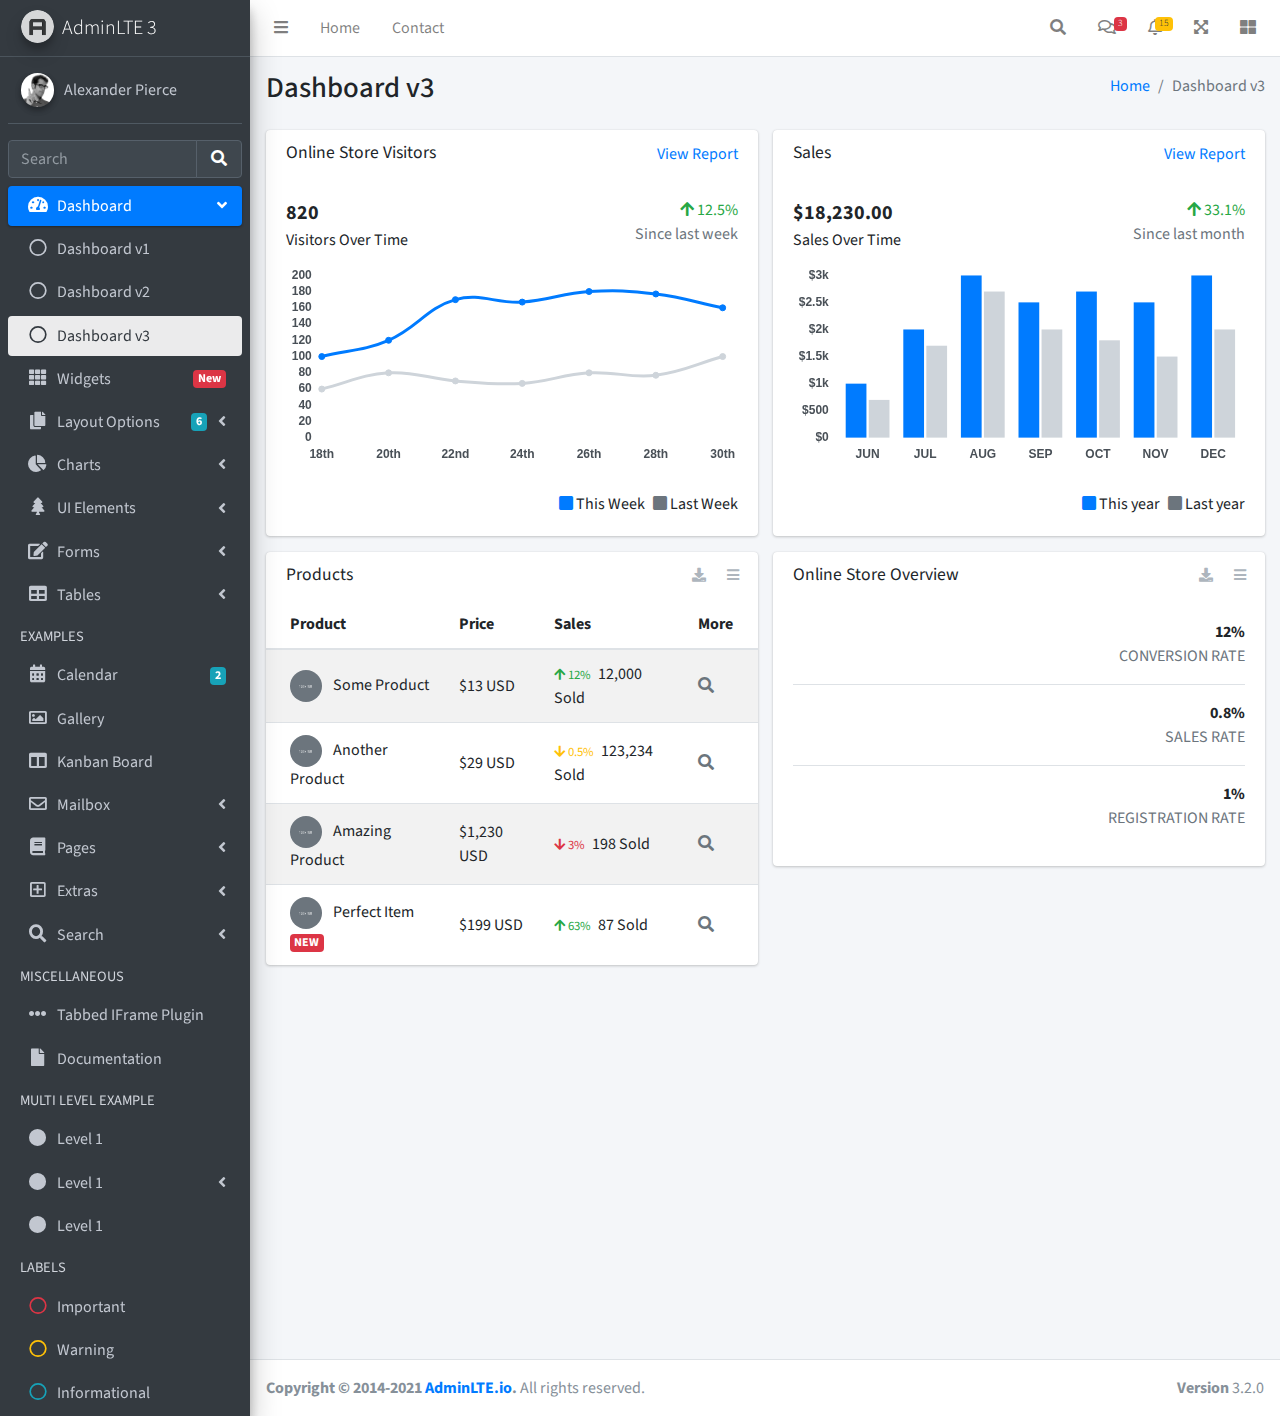
<file: assets/index3.html>
<!DOCTYPE html>
<html lang="en">
<head>
  <meta charset="utf-8">
  <meta name="viewport" content="width=device-width, initial-scale=1">
  <title>AdminLTE 3 | Dashboard 3</title>

  <!-- Google Font: Source Sans Pro -->
  <link rel="stylesheet" href="https://fonts.googleapis.com/css?family=Source+Sans+Pro:300,400,400i,700&display=fallback">
  <!-- Font Awesome Icons -->
  <link rel="stylesheet" href="plugins/fontawesome-free/css/all.min.css">
  <!-- IonIcons -->
  <link rel="stylesheet" href="https://code.ionicframework.com/ionicons/2.0.1/css/ionicons.min.css">
  <!-- Theme style -->
  <link rel="stylesheet" href="dist/css/adminlte.min.css">
</head>
<!--
`body` tag options:

  Apply one or more of the following classes to to the body tag
  to get the desired effect

  * sidebar-collapse
  * sidebar-mini
-->
<body class="hold-transition sidebar-mini">
<div class="wrapper">
  <!-- Navbar -->
  <nav class="main-header navbar navbar-expand navbar-white navbar-light">
    <!-- Left navbar links -->
    <ul class="navbar-nav">
      <li class="nav-item">
        <a class="nav-link" data-widget="pushmenu" href="#" role="button"><i class="fas fa-bars"></i></a>
      </li>
      <li class="nav-item d-none d-sm-inline-block">
        <a href="index3.html" class="nav-link">Home</a>
      </li>
      <li class="nav-item d-none d-sm-inline-block">
        <a href="#" class="nav-link">Contact</a>
      </li>
    </ul>

    <!-- Right navbar links -->
    <ul class="navbar-nav ml-auto">
      <!-- Navbar Search -->
      <li class="nav-item">
        <a class="nav-link" data-widget="navbar-search" href="#" role="button">
          <i class="fas fa-search"></i>
        </a>
        <div class="navbar-search-block">
          <form class="form-inline">
            <div class="input-group input-group-sm">
              <input class="form-control form-control-navbar" type="search" placeholder="Search" aria-label="Search">
              <div class="input-group-append">
                <button class="btn btn-navbar" type="submit">
                  <i class="fas fa-search"></i>
                </button>
                <button class="btn btn-navbar" type="button" data-widget="navbar-search">
                  <i class="fas fa-times"></i>
                </button>
              </div>
            </div>
          </form>
        </div>
      </li>

      <!-- Messages Dropdown Menu -->
      <li class="nav-item dropdown">
        <a class="nav-link" data-toggle="dropdown" href="#">
          <i class="far fa-comments"></i>
          <span class="badge badge-danger navbar-badge">3</span>
        </a>
        <div class="dropdown-menu dropdown-menu-lg dropdown-menu-right">
          <a href="#" class="dropdown-item">
            <!-- Message Start -->
            <div class="media">
              <img src="dist/img/user1-128x128.jpg" alt="User Avatar" class="img-size-50 mr-3 img-circle">
              <div class="media-body">
                <h3 class="dropdown-item-title">
                  Brad Diesel
                  <span class="float-right text-sm text-danger"><i class="fas fa-star"></i></span>
                </h3>
                <p class="text-sm">Call me whenever you can...</p>
                <p class="text-sm text-muted"><i class="far fa-clock mr-1"></i> 4 Hours Ago</p>
              </div>
            </div>
            <!-- Message End -->
          </a>
          <div class="dropdown-divider"></div>
          <a href="#" class="dropdown-item">
            <!-- Message Start -->
            <div class="media">
              <img src="dist/img/user8-128x128.jpg" alt="User Avatar" class="img-size-50 img-circle mr-3">
              <div class="media-body">
                <h3 class="dropdown-item-title">
                  John Pierce
                  <span class="float-right text-sm text-muted"><i class="fas fa-star"></i></span>
                </h3>
                <p class="text-sm">I got your message bro</p>
                <p class="text-sm text-muted"><i class="far fa-clock mr-1"></i> 4 Hours Ago</p>
              </div>
            </div>
            <!-- Message End -->
          </a>
          <div class="dropdown-divider"></div>
          <a href="#" class="dropdown-item">
            <!-- Message Start -->
            <div class="media">
              <img src="dist/img/user3-128x128.jpg" alt="User Avatar" class="img-size-50 img-circle mr-3">
              <div class="media-body">
                <h3 class="dropdown-item-title">
                  Nora Silvester
                  <span class="float-right text-sm text-warning"><i class="fas fa-star"></i></span>
                </h3>
                <p class="text-sm">The subject goes here</p>
                <p class="text-sm text-muted"><i class="far fa-clock mr-1"></i> 4 Hours Ago</p>
              </div>
            </div>
            <!-- Message End -->
          </a>
          <div class="dropdown-divider"></div>
          <a href="#" class="dropdown-item dropdown-footer">See All Messages</a>
        </div>
      </li>
      <!-- Notifications Dropdown Menu -->
      <li class="nav-item dropdown">
        <a class="nav-link" data-toggle="dropdown" href="#">
          <i class="far fa-bell"></i>
          <span class="badge badge-warning navbar-badge">15</span>
        </a>
        <div class="dropdown-menu dropdown-menu-lg dropdown-menu-right">
          <span class="dropdown-item dropdown-header">15 Notifications</span>
          <div class="dropdown-divider"></div>
          <a href="#" class="dropdown-item">
            <i class="fas fa-envelope mr-2"></i> 4 new messages
            <span class="float-right text-muted text-sm">3 mins</span>
          </a>
          <div class="dropdown-divider"></div>
          <a href="#" class="dropdown-item">
            <i class="fas fa-users mr-2"></i> 8 friend requests
            <span class="float-right text-muted text-sm">12 hours</span>
          </a>
          <div class="dropdown-divider"></div>
          <a href="#" class="dropdown-item">
            <i class="fas fa-file mr-2"></i> 3 new reports
            <span class="float-right text-muted text-sm">2 days</span>
          </a>
          <div class="dropdown-divider"></div>
          <a href="#" class="dropdown-item dropdown-footer">See All Notifications</a>
        </div>
      </li>
      <li class="nav-item">
        <a class="nav-link" data-widget="fullscreen" href="#" role="button">
          <i class="fas fa-expand-arrows-alt"></i>
        </a>
      </li>
      <li class="nav-item">
        <a class="nav-link" data-widget="control-sidebar" data-slide="true" href="#" role="button">
          <i class="fas fa-th-large"></i>
        </a>
      </li>
    </ul>
  </nav>
  <!-- /.navbar -->

  <!-- Main Sidebar Container -->
  <aside class="main-sidebar sidebar-dark-primary elevation-4">
    <!-- Brand Logo -->
    <a href="index3.html" class="brand-link">
      <img src="dist/img/AdminLTELogo.png" alt="AdminLTE Logo" class="brand-image img-circle elevation-3" style="opacity: .8">
      <span class="brand-text font-weight-light">AdminLTE 3</span>
    </a>

    <!-- Sidebar -->
    <div class="sidebar">
      <!-- Sidebar user panel (optional) -->
      <div class="user-panel mt-3 pb-3 mb-3 d-flex">
        <div class="image">
          <img src="dist/img/user2-160x160.jpg" class="img-circle elevation-2" alt="User Image">
        </div>
        <div class="info">
          <a href="#" class="d-block">Alexander Pierce</a>
        </div>
      </div>

      <!-- SidebarSearch Form -->
      <div class="form-inline">
        <div class="input-group" data-widget="sidebar-search">
          <input class="form-control form-control-sidebar" type="search" placeholder="Search" aria-label="Search">
          <div class="input-group-append">
            <button class="btn btn-sidebar">
              <i class="fas fa-search fa-fw"></i>
            </button>
          </div>
        </div>
      </div>

      <!-- Sidebar Menu -->
      <nav class="mt-2">
        <ul class="nav nav-pills nav-sidebar flex-column" data-widget="treeview" role="menu" data-accordion="false">
          <!-- Add icons to the links using the .nav-icon class
               with font-awesome or any other icon font library -->
          <li class="nav-item menu-open">
            <a href="#" class="nav-link active">
              <i class="nav-icon fas fa-tachometer-alt"></i>
              <p>
                Dashboard
                <i class="right fas fa-angle-left"></i>
              </p>
            </a>
            <ul class="nav nav-treeview">
              <li class="nav-item">
                <a href="./index.html" class="nav-link">
                  <i class="far fa-circle nav-icon"></i>
                  <p>Dashboard v1</p>
                </a>
              </li>
              <li class="nav-item">
                <a href="./index2.html" class="nav-link">
                  <i class="far fa-circle nav-icon"></i>
                  <p>Dashboard v2</p>
                </a>
              </li>
              <li class="nav-item">
                <a href="./index3.html" class="nav-link active">
                  <i class="far fa-circle nav-icon"></i>
                  <p>Dashboard v3</p>
                </a>
              </li>
            </ul>
          </li>
          <li class="nav-item">
            <a href="pages/widgets.html" class="nav-link">
              <i class="nav-icon fas fa-th"></i>
              <p>
                Widgets
                <span class="right badge badge-danger">New</span>
              </p>
            </a>
          </li>
          <li class="nav-item">
            <a href="#" class="nav-link">
              <i class="nav-icon fas fa-copy"></i>
              <p>
                Layout Options
                <i class="fas fa-angle-left right"></i>
                <span class="badge badge-info right">6</span>
              </p>
            </a>
            <ul class="nav nav-treeview">
              <li class="nav-item">
                <a href="pages/layout/top-nav.html" class="nav-link">
                  <i class="far fa-circle nav-icon"></i>
                  <p>Top Navigation</p>
                </a>
              </li>
              <li class="nav-item">
                <a href="pages/layout/top-nav-sidebar.html" class="nav-link">
                  <i class="far fa-circle nav-icon"></i>
                  <p>Top Navigation + Sidebar</p>
                </a>
              </li>
              <li class="nav-item">
                <a href="pages/layout/boxed.html" class="nav-link">
                  <i class="far fa-circle nav-icon"></i>
                  <p>Boxed</p>
                </a>
              </li>
              <li class="nav-item">
                <a href="pages/layout/fixed-sidebar.html" class="nav-link">
                  <i class="far fa-circle nav-icon"></i>
                  <p>Fixed Sidebar</p>
                </a>
              </li>
              <li class="nav-item">
                <a href="pages/layout/fixed-sidebar-custom.html" class="nav-link">
                  <i class="far fa-circle nav-icon"></i>
                  <p>Fixed Sidebar <small>+ Custom Area</small></p>
                </a>
              </li>
              <li class="nav-item">
                <a href="pages/layout/fixed-topnav.html" class="nav-link">
                  <i class="far fa-circle nav-icon"></i>
                  <p>Fixed Navbar</p>
                </a>
              </li>
              <li class="nav-item">
                <a href="pages/layout/fixed-footer.html" class="nav-link">
                  <i class="far fa-circle nav-icon"></i>
                  <p>Fixed Footer</p>
                </a>
              </li>
              <li class="nav-item">
                <a href="pages/layout/collapsed-sidebar.html" class="nav-link">
                  <i class="far fa-circle nav-icon"></i>
                  <p>Collapsed Sidebar</p>
                </a>
              </li>
            </ul>
          </li>
          <li class="nav-item">
            <a href="#" class="nav-link">
              <i class="nav-icon fas fa-chart-pie"></i>
              <p>
                Charts
                <i class="right fas fa-angle-left"></i>
              </p>
            </a>
            <ul class="nav nav-treeview">
              <li class="nav-item">
                <a href="pages/charts/chartjs.html" class="nav-link">
                  <i class="far fa-circle nav-icon"></i>
                  <p>ChartJS</p>
                </a>
              </li>
              <li class="nav-item">
                <a href="pages/charts/flot.html" class="nav-link">
                  <i class="far fa-circle nav-icon"></i>
                  <p>Flot</p>
                </a>
              </li>
              <li class="nav-item">
                <a href="pages/charts/inline.html" class="nav-link">
                  <i class="far fa-circle nav-icon"></i>
                  <p>Inline</p>
                </a>
              </li>
              <li class="nav-item">
                <a href="pages/charts/uplot.html" class="nav-link">
                  <i class="far fa-circle nav-icon"></i>
                  <p>uPlot</p>
                </a>
              </li>
            </ul>
          </li>
          <li class="nav-item">
            <a href="#" class="nav-link">
              <i class="nav-icon fas fa-tree"></i>
              <p>
                UI Elements
                <i class="fas fa-angle-left right"></i>
              </p>
            </a>
            <ul class="nav nav-treeview">
              <li class="nav-item">
                <a href="pages/UI/general.html" class="nav-link">
                  <i class="far fa-circle nav-icon"></i>
                  <p>General</p>
                </a>
              </li>
              <li class="nav-item">
                <a href="pages/UI/icons.html" class="nav-link">
                  <i class="far fa-circle nav-icon"></i>
                  <p>Icons</p>
                </a>
              </li>
              <li class="nav-item">
                <a href="pages/UI/buttons.html" class="nav-link">
                  <i class="far fa-circle nav-icon"></i>
                  <p>Buttons</p>
                </a>
              </li>
              <li class="nav-item">
                <a href="pages/UI/sliders.html" class="nav-link">
                  <i class="far fa-circle nav-icon"></i>
                  <p>Sliders</p>
                </a>
              </li>
              <li class="nav-item">
                <a href="pages/UI/modals.html" class="nav-link">
                  <i class="far fa-circle nav-icon"></i>
                  <p>Modals & Alerts</p>
                </a>
              </li>
              <li class="nav-item">
                <a href="pages/UI/navbar.html" class="nav-link">
                  <i class="far fa-circle nav-icon"></i>
                  <p>Navbar & Tabs</p>
                </a>
              </li>
              <li class="nav-item">
                <a href="pages/UI/timeline.html" class="nav-link">
                  <i class="far fa-circle nav-icon"></i>
                  <p>Timeline</p>
                </a>
              </li>
              <li class="nav-item">
                <a href="pages/UI/ribbons.html" class="nav-link">
                  <i class="far fa-circle nav-icon"></i>
                  <p>Ribbons</p>
                </a>
              </li>
            </ul>
          </li>
          <li class="nav-item">
            <a href="#" class="nav-link">
              <i class="nav-icon fas fa-edit"></i>
              <p>
                Forms
                <i class="fas fa-angle-left right"></i>
              </p>
            </a>
            <ul class="nav nav-treeview">
              <li class="nav-item">
                <a href="pages/forms/general.html" class="nav-link">
                  <i class="far fa-circle nav-icon"></i>
                  <p>General Elements</p>
                </a>
              </li>
              <li class="nav-item">
                <a href="pages/forms/advanced.html" class="nav-link">
                  <i class="far fa-circle nav-icon"></i>
                  <p>Advanced Elements</p>
                </a>
              </li>
              <li class="nav-item">
                <a href="pages/forms/editors.html" class="nav-link">
                  <i class="far fa-circle nav-icon"></i>
                  <p>Editors</p>
                </a>
              </li>
              <li class="nav-item">
                <a href="pages/forms/validation.html" class="nav-link">
                  <i class="far fa-circle nav-icon"></i>
                  <p>Validation</p>
                </a>
              </li>
            </ul>
          </li>
          <li class="nav-item">
            <a href="#" class="nav-link">
              <i class="nav-icon fas fa-table"></i>
              <p>
                Tables
                <i class="fas fa-angle-left right"></i>
              </p>
            </a>
            <ul class="nav nav-treeview">
              <li class="nav-item">
                <a href="pages/tables/simple.html" class="nav-link">
                  <i class="far fa-circle nav-icon"></i>
                  <p>Simple Tables</p>
                </a>
              </li>
              <li class="nav-item">
                <a href="pages/tables/data.html" class="nav-link">
                  <i class="far fa-circle nav-icon"></i>
                  <p>DataTables</p>
                </a>
              </li>
              <li class="nav-item">
                <a href="pages/tables/jsgrid.html" class="nav-link">
                  <i class="far fa-circle nav-icon"></i>
                  <p>jsGrid</p>
                </a>
              </li>
            </ul>
          </li>
          <li class="nav-header">EXAMPLES</li>
          <li class="nav-item">
            <a href="pages/calendar.html" class="nav-link">
              <i class="nav-icon fas fa-calendar-alt"></i>
              <p>
                Calendar
                <span class="badge badge-info right">2</span>
              </p>
            </a>
          </li>
          <li class="nav-item">
            <a href="pages/gallery.html" class="nav-link">
              <i class="nav-icon far fa-image"></i>
              <p>
                Gallery
              </p>
            </a>
          </li>
          <li class="nav-item">
            <a href="pages/kanban.html" class="nav-link">
              <i class="nav-icon fas fa-columns"></i>
              <p>
                Kanban Board
              </p>
            </a>
          </li>
          <li class="nav-item">
            <a href="#" class="nav-link">
              <i class="nav-icon far fa-envelope"></i>
              <p>
                Mailbox
                <i class="fas fa-angle-left right"></i>
              </p>
            </a>
            <ul class="nav nav-treeview">
              <li class="nav-item">
                <a href="pages/mailbox/mailbox.html" class="nav-link">
                  <i class="far fa-circle nav-icon"></i>
                  <p>Inbox</p>
                </a>
              </li>
              <li class="nav-item">
                <a href="pages/mailbox/compose.html" class="nav-link">
                  <i class="far fa-circle nav-icon"></i>
                  <p>Compose</p>
                </a>
              </li>
              <li class="nav-item">
                <a href="pages/mailbox/read-mail.html" class="nav-link">
                  <i class="far fa-circle nav-icon"></i>
                  <p>Read</p>
                </a>
              </li>
            </ul>
          </li>
          <li class="nav-item">
            <a href="#" class="nav-link">
              <i class="nav-icon fas fa-book"></i>
              <p>
                Pages
                <i class="fas fa-angle-left right"></i>
              </p>
            </a>
            <ul class="nav nav-treeview">
              <li class="nav-item">
                <a href="pages/examples/invoice.html" class="nav-link">
                  <i class="far fa-circle nav-icon"></i>
                  <p>Invoice</p>
                </a>
              </li>
              <li class="nav-item">
                <a href="pages/examples/profile.html" class="nav-link">
                  <i class="far fa-circle nav-icon"></i>
                  <p>Profile</p>
                </a>
              </li>
              <li class="nav-item">
                <a href="pages/examples/e-commerce.html" class="nav-link">
                  <i class="far fa-circle nav-icon"></i>
                  <p>E-commerce</p>
                </a>
              </li>
              <li class="nav-item">
                <a href="pages/examples/projects.html" class="nav-link">
                  <i class="far fa-circle nav-icon"></i>
                  <p>Projects</p>
                </a>
              </li>
              <li class="nav-item">
                <a href="pages/examples/project-add.html" class="nav-link">
                  <i class="far fa-circle nav-icon"></i>
                  <p>Project Add</p>
                </a>
              </li>
              <li class="nav-item">
                <a href="pages/examples/project-edit.html" class="nav-link">
                  <i class="far fa-circle nav-icon"></i>
                  <p>Project Edit</p>
                </a>
              </li>
              <li class="nav-item">
                <a href="pages/examples/project-detail.html" class="nav-link">
                  <i class="far fa-circle nav-icon"></i>
                  <p>Project Detail</p>
                </a>
              </li>
              <li class="nav-item">
                <a href="pages/examples/contacts.html" class="nav-link">
                  <i class="far fa-circle nav-icon"></i>
                  <p>Contacts</p>
                </a>
              </li>
              <li class="nav-item">
                <a href="pages/examples/faq.html" class="nav-link">
                  <i class="far fa-circle nav-icon"></i>
                  <p>FAQ</p>
                </a>
              </li>
              <li class="nav-item">
                <a href="pages/examples/contact-us.html" class="nav-link">
                  <i class="far fa-circle nav-icon"></i>
                  <p>Contact us</p>
                </a>
              </li>
            </ul>
          </li>
          <li class="nav-item">
            <a href="#" class="nav-link">
              <i class="nav-icon far fa-plus-square"></i>
              <p>
                Extras
                <i class="fas fa-angle-left right"></i>
              </p>
            </a>
            <ul class="nav nav-treeview">
              <li class="nav-item">
                <a href="#" class="nav-link">
                  <i class="far fa-circle nav-icon"></i>
                  <p>
                    Login & Register v1
                    <i class="fas fa-angle-left right"></i>
                  </p>
                </a>
                <ul class="nav nav-treeview">
                  <li class="nav-item">
                    <a href="pages/examples/login.html" class="nav-link">
                      <i class="far fa-circle nav-icon"></i>
                      <p>Login v1</p>
                    </a>
                  </li>
                  <li class="nav-item">
                    <a href="pages/examples/register.html" class="nav-link">
                      <i class="far fa-circle nav-icon"></i>
                      <p>Register v1</p>
                    </a>
                  </li>
                  <li class="nav-item">
                    <a href="pages/examples/forgot-password.html" class="nav-link">
                      <i class="far fa-circle nav-icon"></i>
                      <p>Forgot Password v1</p>
                    </a>
                  </li>
                  <li class="nav-item">
                    <a href="pages/examples/recover-password.html" class="nav-link">
                      <i class="far fa-circle nav-icon"></i>
                      <p>Recover Password v1</p>
                    </a>
                  </li>
                </ul>
              </li>
              <li class="nav-item">
                <a href="#" class="nav-link">
                  <i class="far fa-circle nav-icon"></i>
                  <p>
                    Login & Register v2
                    <i class="fas fa-angle-left right"></i>
                  </p>
                </a>
                <ul class="nav nav-treeview">
                  <li class="nav-item">
                    <a href="pages/examples/login-v2.html" class="nav-link">
                      <i class="far fa-circle nav-icon"></i>
                      <p>Login v2</p>
                    </a>
                  </li>
                  <li class="nav-item">
                    <a href="pages/examples/register-v2.html" class="nav-link">
                      <i class="far fa-circle nav-icon"></i>
                      <p>Register v2</p>
                    </a>
                  </li>
                  <li class="nav-item">
                    <a href="pages/examples/forgot-password-v2.html" class="nav-link">
                      <i class="far fa-circle nav-icon"></i>
                      <p>Forgot Password v2</p>
                    </a>
                  </li>
                  <li class="nav-item">
                    <a href="pages/examples/recover-password-v2.html" class="nav-link">
                      <i class="far fa-circle nav-icon"></i>
                      <p>Recover Password v2</p>
                    </a>
                  </li>
                </ul>
              </li>
              <li class="nav-item">
                <a href="pages/examples/lockscreen.html" class="nav-link">
                  <i class="far fa-circle nav-icon"></i>
                  <p>Lockscreen</p>
                </a>
              </li>
              <li class="nav-item">
                <a href="pages/examples/legacy-user-menu.html" class="nav-link">
                  <i class="far fa-circle nav-icon"></i>
                  <p>Legacy User Menu</p>
                </a>
              </li>
              <li class="nav-item">
                <a href="pages/examples/language-menu.html" class="nav-link">
                  <i class="far fa-circle nav-icon"></i>
                  <p>Language Menu</p>
                </a>
              </li>
              <li class="nav-item">
                <a href="pages/examples/404.html" class="nav-link">
                  <i class="far fa-circle nav-icon"></i>
                  <p>Error 404</p>
                </a>
              </li>
              <li class="nav-item">
                <a href="pages/examples/500.html" class="nav-link">
                  <i class="far fa-circle nav-icon"></i>
                  <p>Error 500</p>
                </a>
              </li>
              <li class="nav-item">
                <a href="pages/examples/pace.html" class="nav-link">
                  <i class="far fa-circle nav-icon"></i>
                  <p>Pace</p>
                </a>
              </li>
              <li class="nav-item">
                <a href="pages/examples/blank.html" class="nav-link">
                  <i class="far fa-circle nav-icon"></i>
                  <p>Blank Page</p>
                </a>
              </li>
              <li class="nav-item">
                <a href="starter.html" class="nav-link">
                  <i class="far fa-circle nav-icon"></i>
                  <p>Starter Page</p>
                </a>
              </li>
            </ul>
          </li>
          <li class="nav-item">
            <a href="#" class="nav-link">
              <i class="nav-icon fas fa-search"></i>
              <p>
                Search
                <i class="fas fa-angle-left right"></i>
              </p>
            </a>
            <ul class="nav nav-treeview">
              <li class="nav-item">
                <a href="pages/search/simple.html" class="nav-link">
                  <i class="far fa-circle nav-icon"></i>
                  <p>Simple Search</p>
                </a>
              </li>
              <li class="nav-item">
                <a href="pages/search/enhanced.html" class="nav-link">
                  <i class="far fa-circle nav-icon"></i>
                  <p>Enhanced</p>
                </a>
              </li>
            </ul>
          </li>
          <li class="nav-header">MISCELLANEOUS</li>
          <li class="nav-item">
            <a href="iframe.html" class="nav-link">
              <i class="nav-icon fas fa-ellipsis-h"></i>
              <p>Tabbed IFrame Plugin</p>
            </a>
          </li>
          <li class="nav-item">
            <a href="https://adminlte.io/docs/3.1/" class="nav-link">
              <i class="nav-icon fas fa-file"></i>
              <p>Documentation</p>
            </a>
          </li>
          <li class="nav-header">MULTI LEVEL EXAMPLE</li>
          <li class="nav-item">
            <a href="#" class="nav-link">
              <i class="fas fa-circle nav-icon"></i>
              <p>Level 1</p>
            </a>
          </li>
          <li class="nav-item">
            <a href="#" class="nav-link">
              <i class="nav-icon fas fa-circle"></i>
              <p>
                Level 1
                <i class="right fas fa-angle-left"></i>
              </p>
            </a>
            <ul class="nav nav-treeview">
              <li class="nav-item">
                <a href="#" class="nav-link">
                  <i class="far fa-circle nav-icon"></i>
                  <p>Level 2</p>
                </a>
              </li>
              <li class="nav-item">
                <a href="#" class="nav-link">
                  <i class="far fa-circle nav-icon"></i>
                  <p>
                    Level 2
                    <i class="right fas fa-angle-left"></i>
                  </p>
                </a>
                <ul class="nav nav-treeview">
                  <li class="nav-item">
                    <a href="#" class="nav-link">
                      <i class="far fa-dot-circle nav-icon"></i>
                      <p>Level 3</p>
                    </a>
                  </li>
                  <li class="nav-item">
                    <a href="#" class="nav-link">
                      <i class="far fa-dot-circle nav-icon"></i>
                      <p>Level 3</p>
                    </a>
                  </li>
                  <li class="nav-item">
                    <a href="#" class="nav-link">
                      <i class="far fa-dot-circle nav-icon"></i>
                      <p>Level 3</p>
                    </a>
                  </li>
                </ul>
              </li>
              <li class="nav-item">
                <a href="#" class="nav-link">
                  <i class="far fa-circle nav-icon"></i>
                  <p>Level 2</p>
                </a>
              </li>
            </ul>
          </li>
          <li class="nav-item">
            <a href="#" class="nav-link">
              <i class="fas fa-circle nav-icon"></i>
              <p>Level 1</p>
            </a>
          </li>
          <li class="nav-header">LABELS</li>
          <li class="nav-item">
            <a href="#" class="nav-link">
              <i class="nav-icon far fa-circle text-danger"></i>
              <p class="text">Important</p>
            </a>
          </li>
          <li class="nav-item">
            <a href="#" class="nav-link">
              <i class="nav-icon far fa-circle text-warning"></i>
              <p>Warning</p>
            </a>
          </li>
          <li class="nav-item">
            <a href="#" class="nav-link">
              <i class="nav-icon far fa-circle text-info"></i>
              <p>Informational</p>
            </a>
          </li>
        </ul>
      </nav>
      <!-- /.sidebar-menu -->
    </div>
    <!-- /.sidebar -->
  </aside>

  <!-- Content Wrapper. Contains page content -->
  <div class="content-wrapper">
    <!-- Content Header (Page header) -->
    <div class="content-header">
      <div class="container-fluid">
        <div class="row mb-2">
          <div class="col-sm-6">
            <h1 class="m-0">Dashboard v3</h1>
          </div><!-- /.col -->
          <div class="col-sm-6">
            <ol class="breadcrumb float-sm-right">
              <li class="breadcrumb-item"><a href="#">Home</a></li>
              <li class="breadcrumb-item active">Dashboard v3</li>
            </ol>
          </div><!-- /.col -->
        </div><!-- /.row -->
      </div><!-- /.container-fluid -->
    </div>
    <!-- /.content-header -->

    <!-- Main content -->
    <div class="content">
      <div class="container-fluid">
        <div class="row">
          <div class="col-lg-6">
            <div class="card">
              <div class="card-header border-0">
                <div class="d-flex justify-content-between">
                  <h3 class="card-title">Online Store Visitors</h3>
                  <a href="javascript:void(0);">View Report</a>
                </div>
              </div>
              <div class="card-body">
                <div class="d-flex">
                  <p class="d-flex flex-column">
                    <span class="text-bold text-lg">820</span>
                    <span>Visitors Over Time</span>
                  </p>
                  <p class="ml-auto d-flex flex-column text-right">
                    <span class="text-success">
                      <i class="fas fa-arrow-up"></i> 12.5%
                    </span>
                    <span class="text-muted">Since last week</span>
                  </p>
                </div>
                <!-- /.d-flex -->

                <div class="position-relative mb-4">
                  <canvas id="visitors-chart" height="200"></canvas>
                </div>

                <div class="d-flex flex-row justify-content-end">
                  <span class="mr-2">
                    <i class="fas fa-square text-primary"></i> This Week
                  </span>

                  <span>
                    <i class="fas fa-square text-gray"></i> Last Week
                  </span>
                </div>
              </div>
            </div>
            <!-- /.card -->

            <div class="card">
              <div class="card-header border-0">
                <h3 class="card-title">Products</h3>
                <div class="card-tools">
                  <a href="#" class="btn btn-tool btn-sm">
                    <i class="fas fa-download"></i>
                  </a>
                  <a href="#" class="btn btn-tool btn-sm">
                    <i class="fas fa-bars"></i>
                  </a>
                </div>
              </div>
              <div class="card-body table-responsive p-0">
                <table class="table table-striped table-valign-middle">
                  <thead>
                  <tr>
                    <th>Product</th>
                    <th>Price</th>
                    <th>Sales</th>
                    <th>More</th>
                  </tr>
                  </thead>
                  <tbody>
                  <tr>
                    <td>
                      <img src="dist/img/default-150x150.png" alt="Product 1" class="img-circle img-size-32 mr-2">
                      Some Product
                    </td>
                    <td>$13 USD</td>
                    <td>
                      <small class="text-success mr-1">
                        <i class="fas fa-arrow-up"></i>
                        12%
                      </small>
                      12,000 Sold
                    </td>
                    <td>
                      <a href="#" class="text-muted">
                        <i class="fas fa-search"></i>
                      </a>
                    </td>
                  </tr>
                  <tr>
                    <td>
                      <img src="dist/img/default-150x150.png" alt="Product 1" class="img-circle img-size-32 mr-2">
                      Another Product
                    </td>
                    <td>$29 USD</td>
                    <td>
                      <small class="text-warning mr-1">
                        <i class="fas fa-arrow-down"></i>
                        0.5%
                      </small>
                      123,234 Sold
                    </td>
                    <td>
                      <a href="#" class="text-muted">
                        <i class="fas fa-search"></i>
                      </a>
                    </td>
                  </tr>
                  <tr>
                    <td>
                      <img src="dist/img/default-150x150.png" alt="Product 1" class="img-circle img-size-32 mr-2">
                      Amazing Product
                    </td>
                    <td>$1,230 USD</td>
                    <td>
                      <small class="text-danger mr-1">
                        <i class="fas fa-arrow-down"></i>
                        3%
                      </small>
                      198 Sold
                    </td>
                    <td>
                      <a href="#" class="text-muted">
                        <i class="fas fa-search"></i>
                      </a>
                    </td>
                  </tr>
                  <tr>
                    <td>
                      <img src="dist/img/default-150x150.png" alt="Product 1" class="img-circle img-size-32 mr-2">
                      Perfect Item
                      <span class="badge bg-danger">NEW</span>
                    </td>
                    <td>$199 USD</td>
                    <td>
                      <small class="text-success mr-1">
                        <i class="fas fa-arrow-up"></i>
                        63%
                      </small>
                      87 Sold
                    </td>
                    <td>
                      <a href="#" class="text-muted">
                        <i class="fas fa-search"></i>
                      </a>
                    </td>
                  </tr>
                  </tbody>
                </table>
              </div>
            </div>
            <!-- /.card -->
          </div>
          <!-- /.col-md-6 -->
          <div class="col-lg-6">
            <div class="card">
              <div class="card-header border-0">
                <div class="d-flex justify-content-between">
                  <h3 class="card-title">Sales</h3>
                  <a href="javascript:void(0);">View Report</a>
                </div>
              </div>
              <div class="card-body">
                <div class="d-flex">
                  <p class="d-flex flex-column">
                    <span class="text-bold text-lg">$18,230.00</span>
                    <span>Sales Over Time</span>
                  </p>
                  <p class="ml-auto d-flex flex-column text-right">
                    <span class="text-success">
                      <i class="fas fa-arrow-up"></i> 33.1%
                    </span>
                    <span class="text-muted">Since last month</span>
                  </p>
                </div>
                <!-- /.d-flex -->

                <div class="position-relative mb-4">
                  <canvas id="sales-chart" height="200"></canvas>
                </div>

                <div class="d-flex flex-row justify-content-end">
                  <span class="mr-2">
                    <i class="fas fa-square text-primary"></i> This year
                  </span>

                  <span>
                    <i class="fas fa-square text-gray"></i> Last year
                  </span>
                </div>
              </div>
            </div>
            <!-- /.card -->

            <div class="card">
              <div class="card-header border-0">
                <h3 class="card-title">Online Store Overview</h3>
                <div class="card-tools">
                  <a href="#" class="btn btn-sm btn-tool">
                    <i class="fas fa-download"></i>
                  </a>
                  <a href="#" class="btn btn-sm btn-tool">
                    <i class="fas fa-bars"></i>
                  </a>
                </div>
              </div>
              <div class="card-body">
                <div class="d-flex justify-content-between align-items-center border-bottom mb-3">
                  <p class="text-success text-xl">
                    <i class="ion ion-ios-refresh-empty"></i>
                  </p>
                  <p class="d-flex flex-column text-right">
                    <span class="font-weight-bold">
                      <i class="ion ion-android-arrow-up text-success"></i> 12%
                    </span>
                    <span class="text-muted">CONVERSION RATE</span>
                  </p>
                </div>
                <!-- /.d-flex -->
                <div class="d-flex justify-content-between align-items-center border-bottom mb-3">
                  <p class="text-warning text-xl">
                    <i class="ion ion-ios-cart-outline"></i>
                  </p>
                  <p class="d-flex flex-column text-right">
                    <span class="font-weight-bold">
                      <i class="ion ion-android-arrow-up text-warning"></i> 0.8%
                    </span>
                    <span class="text-muted">SALES RATE</span>
                  </p>
                </div>
                <!-- /.d-flex -->
                <div class="d-flex justify-content-between align-items-center mb-0">
                  <p class="text-danger text-xl">
                    <i class="ion ion-ios-people-outline"></i>
                  </p>
                  <p class="d-flex flex-column text-right">
                    <span class="font-weight-bold">
                      <i class="ion ion-android-arrow-down text-danger"></i> 1%
                    </span>
                    <span class="text-muted">REGISTRATION RATE</span>
                  </p>
                </div>
                <!-- /.d-flex -->
              </div>
            </div>
          </div>
          <!-- /.col-md-6 -->
        </div>
        <!-- /.row -->
      </div>
      <!-- /.container-fluid -->
    </div>
    <!-- /.content -->
  </div>
  <!-- /.content-wrapper -->

  <!-- Control Sidebar -->
  <aside class="control-sidebar control-sidebar-dark">
    <!-- Control sidebar content goes here -->
  </aside>
  <!-- /.control-sidebar -->

  <!-- Main Footer -->
  <footer class="main-footer">
    <strong>Copyright &copy; 2014-2021 <a href="https://adminlte.io">AdminLTE.io</a>.</strong>
    All rights reserved.
    <div class="float-right d-none d-sm-inline-block">
      <b>Version</b> 3.2.0
    </div>
  </footer>
</div>
<!-- ./wrapper -->

<!-- REQUIRED SCRIPTS -->

<!-- jQuery -->
<script src="plugins/jquery/jquery.min.js"></script>
<!-- Bootstrap -->
<script src="plugins/bootstrap/js/bootstrap.bundle.min.js"></script>
<!-- AdminLTE -->
<script src="dist/js/adminlte.js"></script>

<!-- OPTIONAL SCRIPTS -->
<script src="plugins/chart.js/Chart.min.js"></script>
<!-- AdminLTE for demo purposes -->
<script src="dist/js/demo.js"></script>
<!-- AdminLTE dashboard demo (This is only for demo purposes) -->
<script src="dist/js/pages/dashboard3.js"></script>
</body>
</html>
</file>
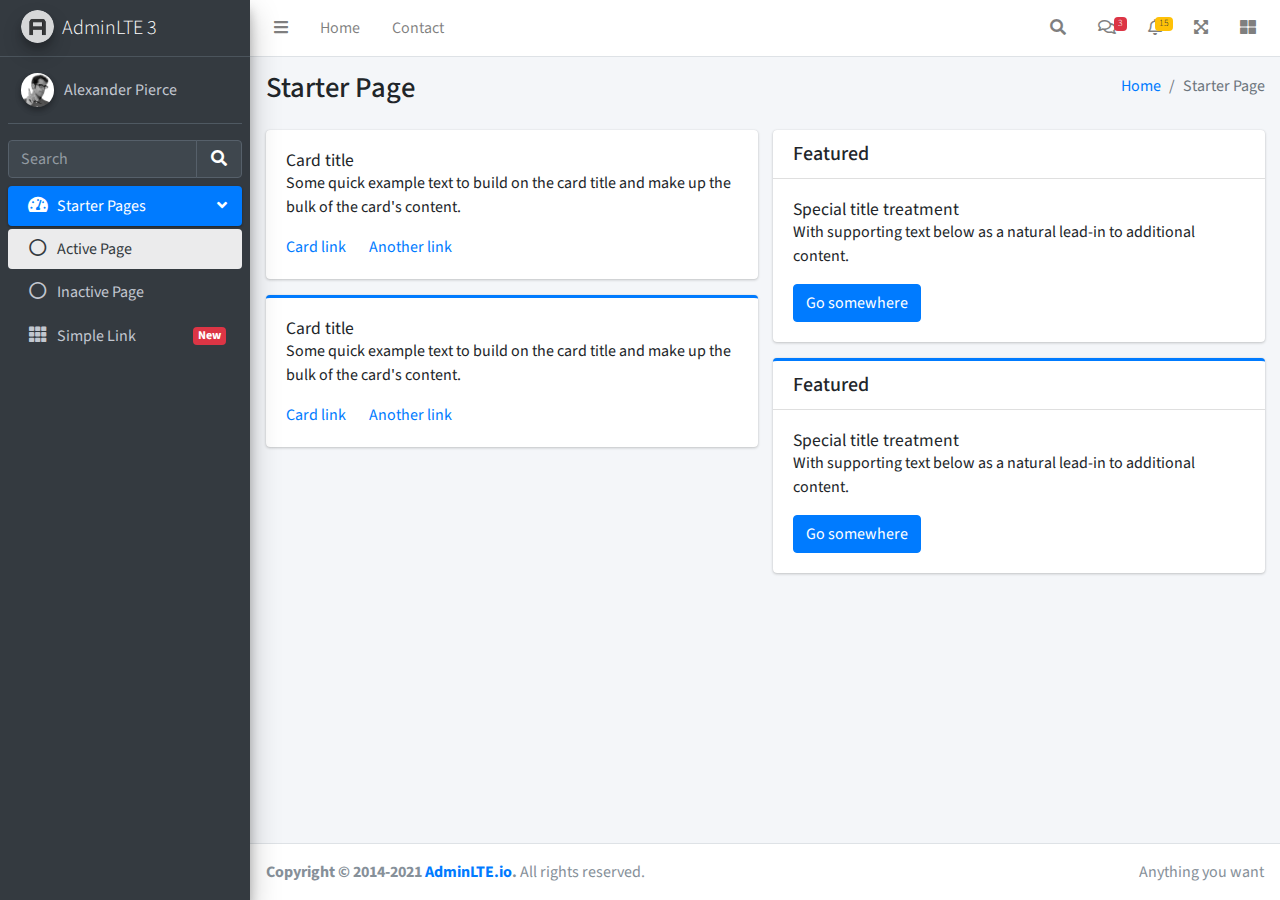
<file: assets/starter.html>
<!DOCTYPE html>
<!--
This is a starter template page. Use this page to start your new project from
scratch. This page gets rid of all links and provides the needed markup only.
-->
<html lang="en">
<head>
  <meta charset="utf-8">
  <meta name="viewport" content="width=device-width, initial-scale=1">
  <title>AdminLTE 3 | Starter</title>

  <!-- Google Font: Source Sans Pro -->
  <link rel="stylesheet" href="https://fonts.googleapis.com/css?family=Source+Sans+Pro:300,400,400i,700&display=fallback">
  <!-- Font Awesome Icons -->
  <link rel="stylesheet" href="plugins/fontawesome-free/css/all.min.css">
  <!-- Theme style -->
  <link rel="stylesheet" href="dist/css/adminlte.min.css">
</head>
<body class="hold-transition sidebar-mini">
<div class="wrapper">

  <!-- Navbar -->
  <nav class="main-header navbar navbar-expand navbar-white navbar-light">
    <!-- Left navbar links -->
    <ul class="navbar-nav">
      <li class="nav-item">
        <a class="nav-link" data-widget="pushmenu" href="#" role="button"><i class="fas fa-bars"></i></a>
      </li>
      <li class="nav-item d-none d-sm-inline-block">
        <a href="index3.html" class="nav-link">Home</a>
      </li>
      <li class="nav-item d-none d-sm-inline-block">
        <a href="#" class="nav-link">Contact</a>
      </li>
    </ul>

    <!-- Right navbar links -->
    <ul class="navbar-nav ml-auto">
      <!-- Navbar Search -->
      <li class="nav-item">
        <a class="nav-link" data-widget="navbar-search" href="#" role="button">
          <i class="fas fa-search"></i>
        </a>
        <div class="navbar-search-block">
          <form class="form-inline">
            <div class="input-group input-group-sm">
              <input class="form-control form-control-navbar" type="search" placeholder="Search" aria-label="Search">
              <div class="input-group-append">
                <button class="btn btn-navbar" type="submit">
                  <i class="fas fa-search"></i>
                </button>
                <button class="btn btn-navbar" type="button" data-widget="navbar-search">
                  <i class="fas fa-times"></i>
                </button>
              </div>
            </div>
          </form>
        </div>
      </li>

      <!-- Messages Dropdown Menu -->
      <li class="nav-item dropdown">
        <a class="nav-link" data-toggle="dropdown" href="#">
          <i class="far fa-comments"></i>
          <span class="badge badge-danger navbar-badge">3</span>
        </a>
        <div class="dropdown-menu dropdown-menu-lg dropdown-menu-right">
          <a href="#" class="dropdown-item">
            <!-- Message Start -->
            <div class="media">
              <img src="dist/img/user1-128x128.jpg" alt="User Avatar" class="img-size-50 mr-3 img-circle">
              <div class="media-body">
                <h3 class="dropdown-item-title">
                  Brad Diesel
                  <span class="float-right text-sm text-danger"><i class="fas fa-star"></i></span>
                </h3>
                <p class="text-sm">Call me whenever you can...</p>
                <p class="text-sm text-muted"><i class="far fa-clock mr-1"></i> 4 Hours Ago</p>
              </div>
            </div>
            <!-- Message End -->
          </a>
          <div class="dropdown-divider"></div>
          <a href="#" class="dropdown-item">
            <!-- Message Start -->
            <div class="media">
              <img src="dist/img/user8-128x128.jpg" alt="User Avatar" class="img-size-50 img-circle mr-3">
              <div class="media-body">
                <h3 class="dropdown-item-title">
                  John Pierce
                  <span class="float-right text-sm text-muted"><i class="fas fa-star"></i></span>
                </h3>
                <p class="text-sm">I got your message bro</p>
                <p class="text-sm text-muted"><i class="far fa-clock mr-1"></i> 4 Hours Ago</p>
              </div>
            </div>
            <!-- Message End -->
          </a>
          <div class="dropdown-divider"></div>
          <a href="#" class="dropdown-item">
            <!-- Message Start -->
            <div class="media">
              <img src="dist/img/user3-128x128.jpg" alt="User Avatar" class="img-size-50 img-circle mr-3">
              <div class="media-body">
                <h3 class="dropdown-item-title">
                  Nora Silvester
                  <span class="float-right text-sm text-warning"><i class="fas fa-star"></i></span>
                </h3>
                <p class="text-sm">The subject goes here</p>
                <p class="text-sm text-muted"><i class="far fa-clock mr-1"></i> 4 Hours Ago</p>
              </div>
            </div>
            <!-- Message End -->
          </a>
          <div class="dropdown-divider"></div>
          <a href="#" class="dropdown-item dropdown-footer">See All Messages</a>
        </div>
      </li>
      <!-- Notifications Dropdown Menu -->
      <li class="nav-item dropdown">
        <a class="nav-link" data-toggle="dropdown" href="#">
          <i class="far fa-bell"></i>
          <span class="badge badge-warning navbar-badge">15</span>
        </a>
        <div class="dropdown-menu dropdown-menu-lg dropdown-menu-right">
          <span class="dropdown-header">15 Notifications</span>
          <div class="dropdown-divider"></div>
          <a href="#" class="dropdown-item">
            <i class="fas fa-envelope mr-2"></i> 4 new messages
            <span class="float-right text-muted text-sm">3 mins</span>
          </a>
          <div class="dropdown-divider"></div>
          <a href="#" class="dropdown-item">
            <i class="fas fa-users mr-2"></i> 8 friend requests
            <span class="float-right text-muted text-sm">12 hours</span>
          </a>
          <div class="dropdown-divider"></div>
          <a href="#" class="dropdown-item">
            <i class="fas fa-file mr-2"></i> 3 new reports
            <span class="float-right text-muted text-sm">2 days</span>
          </a>
          <div class="dropdown-divider"></div>
          <a href="#" class="dropdown-item dropdown-footer">See All Notifications</a>
        </div>
      </li>
      <li class="nav-item">
        <a class="nav-link" data-widget="fullscreen" href="#" role="button">
          <i class="fas fa-expand-arrows-alt"></i>
        </a>
      </li>
      <li class="nav-item">
        <a class="nav-link" data-widget="control-sidebar" data-slide="true" href="#" role="button">
          <i class="fas fa-th-large"></i>
        </a>
      </li>
    </ul>
  </nav>
  <!-- /.navbar -->

  <!-- Main Sidebar Container -->
  <aside class="main-sidebar sidebar-dark-primary elevation-4">
    <!-- Brand Logo -->
    <a href="index3.html" class="brand-link">
      <img src="dist/img/AdminLTELogo.png" alt="AdminLTE Logo" class="brand-image img-circle elevation-3" style="opacity: .8">
      <span class="brand-text font-weight-light">AdminLTE 3</span>
    </a>

    <!-- Sidebar -->
    <div class="sidebar">
      <!-- Sidebar user panel (optional) -->
      <div class="user-panel mt-3 pb-3 mb-3 d-flex">
        <div class="image">
          <img src="dist/img/user2-160x160.jpg" class="img-circle elevation-2" alt="User Image">
        </div>
        <div class="info">
          <a href="#" class="d-block">Alexander Pierce</a>
        </div>
      </div>

      <!-- SidebarSearch Form -->
      <div class="form-inline">
        <div class="input-group" data-widget="sidebar-search">
          <input class="form-control form-control-sidebar" type="search" placeholder="Search" aria-label="Search">
          <div class="input-group-append">
            <button class="btn btn-sidebar">
              <i class="fas fa-search fa-fw"></i>
            </button>
          </div>
        </div>
      </div>

      <!-- Sidebar Menu -->
      <nav class="mt-2">
        <ul class="nav nav-pills nav-sidebar flex-column" data-widget="treeview" role="menu" data-accordion="false">
          <!-- Add icons to the links using the .nav-icon class
               with font-awesome or any other icon font library -->
          <li class="nav-item menu-open">
            <a href="#" class="nav-link active">
              <i class="nav-icon fas fa-tachometer-alt"></i>
              <p>
                Starter Pages
                <i class="right fas fa-angle-left"></i>
              </p>
            </a>
            <ul class="nav nav-treeview">
              <li class="nav-item">
                <a href="#" class="nav-link active">
                  <i class="far fa-circle nav-icon"></i>
                  <p>Active Page</p>
                </a>
              </li>
              <li class="nav-item">
                <a href="#" class="nav-link">
                  <i class="far fa-circle nav-icon"></i>
                  <p>Inactive Page</p>
                </a>
              </li>
            </ul>
          </li>
          <li class="nav-item">
            <a href="#" class="nav-link">
              <i class="nav-icon fas fa-th"></i>
              <p>
                Simple Link
                <span class="right badge badge-danger">New</span>
              </p>
            </a>
          </li>
        </ul>
      </nav>
      <!-- /.sidebar-menu -->
    </div>
    <!-- /.sidebar -->
  </aside>

  <!-- Content Wrapper. Contains page content -->
  <div class="content-wrapper">
    <!-- Content Header (Page header) -->
    <div class="content-header">
      <div class="container-fluid">
        <div class="row mb-2">
          <div class="col-sm-6">
            <h1 class="m-0">Starter Page</h1>
          </div><!-- /.col -->
          <div class="col-sm-6">
            <ol class="breadcrumb float-sm-right">
              <li class="breadcrumb-item"><a href="#">Home</a></li>
              <li class="breadcrumb-item active">Starter Page</li>
            </ol>
          </div><!-- /.col -->
        </div><!-- /.row -->
      </div><!-- /.container-fluid -->
    </div>
    <!-- /.content-header -->

    <!-- Main content -->
    <div class="content">
      <div class="container-fluid">
        <div class="row">
          <div class="col-lg-6">
            <div class="card">
              <div class="card-body">
                <h5 class="card-title">Card title</h5>

                <p class="card-text">
                  Some quick example text to build on the card title and make up the bulk of the card's
                  content.
                </p>

                <a href="#" class="card-link">Card link</a>
                <a href="#" class="card-link">Another link</a>
              </div>
            </div>

            <div class="card card-primary card-outline">
              <div class="card-body">
                <h5 class="card-title">Card title</h5>

                <p class="card-text">
                  Some quick example text to build on the card title and make up the bulk of the card's
                  content.
                </p>
                <a href="#" class="card-link">Card link</a>
                <a href="#" class="card-link">Another link</a>
              </div>
            </div><!-- /.card -->
          </div>
          <!-- /.col-md-6 -->
          <div class="col-lg-6">
            <div class="card">
              <div class="card-header">
                <h5 class="m-0">Featured</h5>
              </div>
              <div class="card-body">
                <h6 class="card-title">Special title treatment</h6>

                <p class="card-text">With supporting text below as a natural lead-in to additional content.</p>
                <a href="#" class="btn btn-primary">Go somewhere</a>
              </div>
            </div>

            <div class="card card-primary card-outline">
              <div class="card-header">
                <h5 class="m-0">Featured</h5>
              </div>
              <div class="card-body">
                <h6 class="card-title">Special title treatment</h6>

                <p class="card-text">With supporting text below as a natural lead-in to additional content.</p>
                <a href="#" class="btn btn-primary">Go somewhere</a>
              </div>
            </div>
          </div>
          <!-- /.col-md-6 -->
        </div>
        <!-- /.row -->
      </div><!-- /.container-fluid -->
    </div>
    <!-- /.content -->
  </div>
  <!-- /.content-wrapper -->

  <!-- Control Sidebar -->
  <aside class="control-sidebar control-sidebar-dark">
    <!-- Control sidebar content goes here -->
    <div class="p-3">
      <h5>Title</h5>
      <p>Sidebar content</p>
    </div>
  </aside>
  <!-- /.control-sidebar -->

  <!-- Main Footer -->
  <footer class="main-footer">
    <!-- To the right -->
    <div class="float-right d-none d-sm-inline">
      Anything you want
    </div>
    <!-- Default to the left -->
    <strong>Copyright &copy; 2014-2021 <a href="https://adminlte.io">AdminLTE.io</a>.</strong> All rights reserved.
  </footer>
</div>
<!-- ./wrapper -->

<!-- REQUIRED SCRIPTS -->

<!-- jQuery -->
<script src="plugins/jquery/jquery.min.js"></script>
<!-- Bootstrap 4 -->
<script src="plugins/bootstrap/js/bootstrap.bundle.min.js"></script>
<!-- AdminLTE App -->
<script src="dist/js/adminlte.min.js"></script>
</body>
</html>
</file>
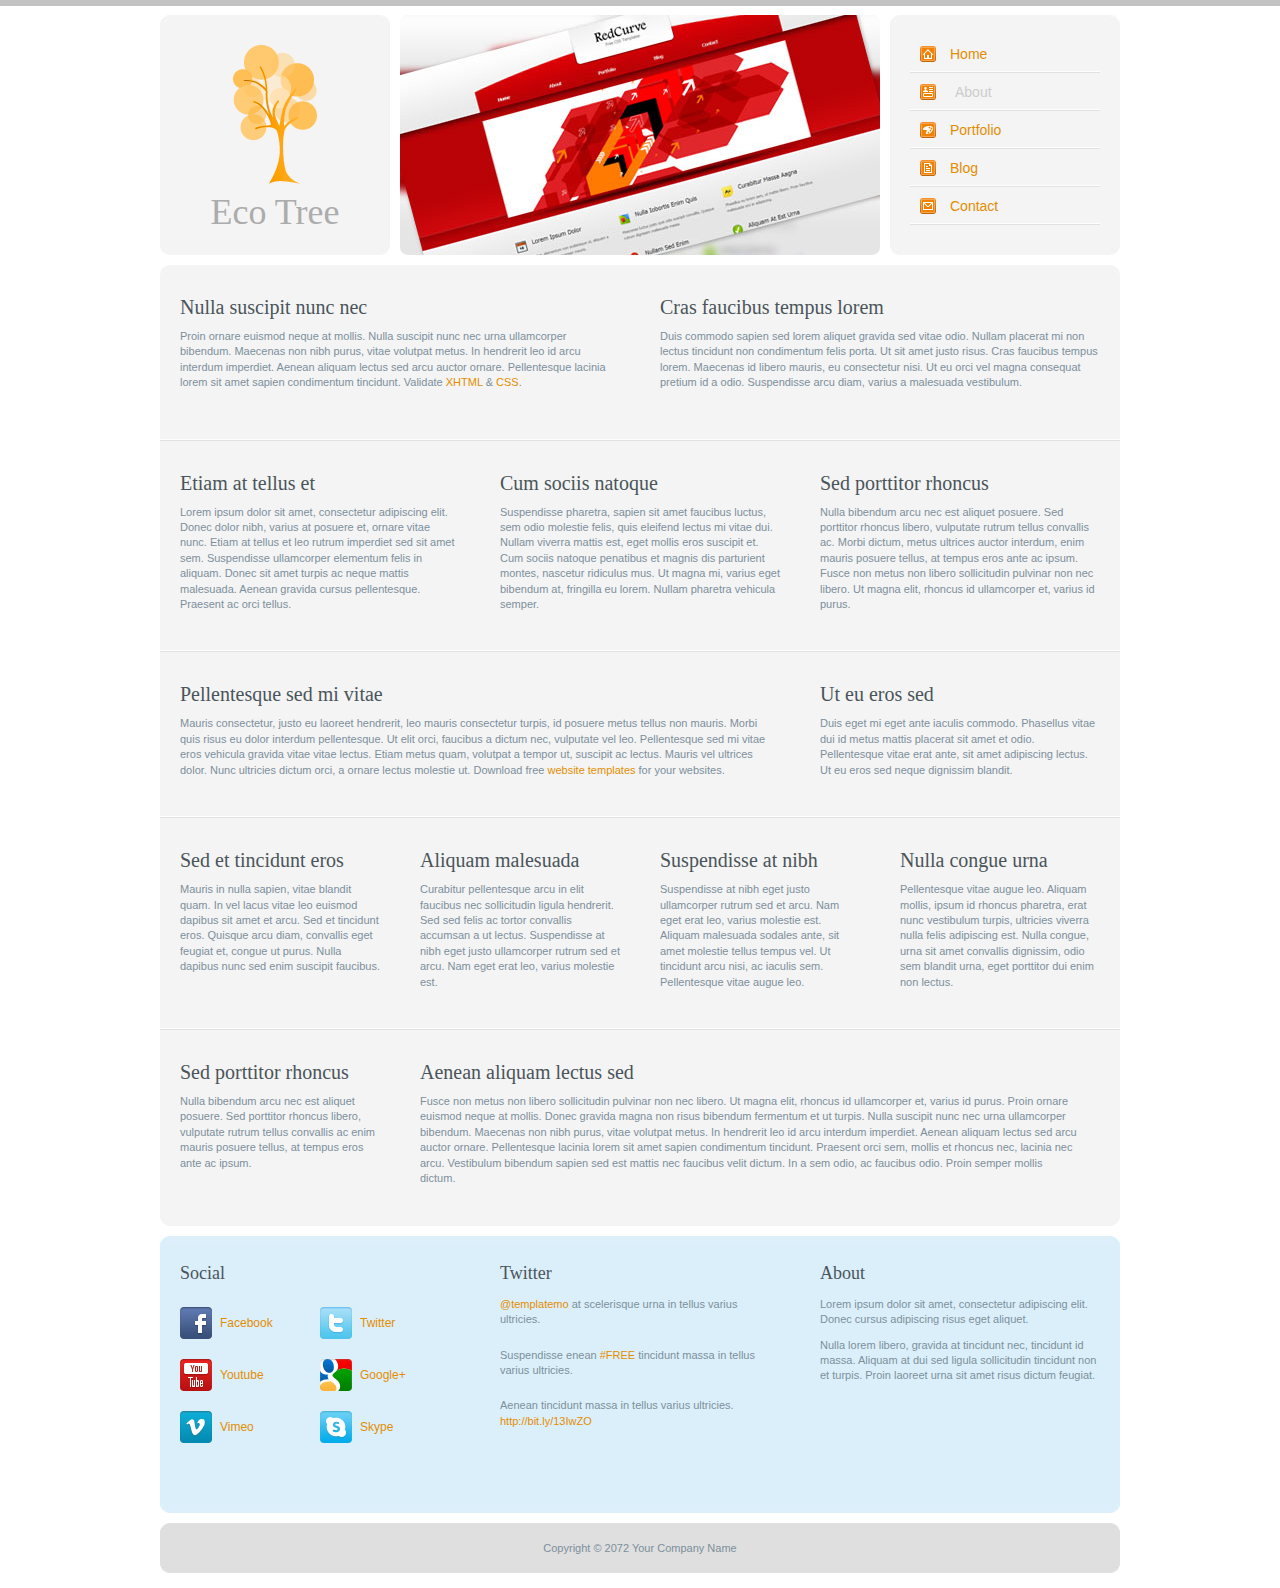
<file: assets_front/about.html>
<!-- templatemo 380 eco tree -->
<!-- 
Eco Tree Template 
http://www.templatemo.com/preview/templatemo_380_eco_tree 
-->
<!DOCTYPE html PUBLIC "-//W3C//DTD XHTML 1.0 Transitional//EN" "http://www.w3.org/TR/xhtml1/DTD/xhtml1-transitional.dtd">
<html xmlns="http://www.w3.org/1999/xhtml">
<head>
<meta http-equiv="Content-Type" content="text/html; charset=utf-8" />
<title>About - Eco Tree</title>
<meta name="keywords" content="" />
<meta name="description" content="" />
<link href="templatemo_style.css" rel="stylesheet" type="text/css" />

<link rel="stylesheet" href="css/orman.css" type="text/css" media="screen" />
<link rel="stylesheet" href="css/nivo-slider.css" type="text/css" media="screen" />	

<link rel="stylesheet" type="text/css" href="css/ddsmoothmenu.css" />

<script type="text/javascript" src="js/jquery.min.js"></script>
<script type="text/javascript" src="js/ddsmoothmenu.js">

/***********************************************
* Smooth Navigational Menu- (c) Dynamic Drive DHTML code library (www.dynamicdrive.com)
* This notice MUST stay intact for legal use
* Visit Dynamic Drive at http://www.dynamicdrive.com/ for full source code
***********************************************/

</script>

<script type="text/javascript">

ddsmoothmenu.init({
	mainmenuid: "templatemo_menu", //menu DIV id
	orientation: 'h', //Horizontal or vertical menu: Set to "h" or "v"
	classname: 'ddsmoothmenu', //class added to menu's outer DIV
	//customtheme: ["#1c5a80", "#18374a"],
	contentsource: "markup" //"markup" or ["container_id", "path_to_menu_file"]
})

</script>

<link rel="stylesheet" href="css/slimbox2.css" type="text/css" media="screen" /> 
<script type="text/JavaScript" src="js/slimbox2.js"></script> 

</head>
<body>

<div id="templatemo_wrapper">
	<div id="templatemo_header">
    	<div class="templatemo_header_box left">
        	<div id="site_title"><a href="#">Eco Tree</a></div>
        </div> <!-- END of headar box -->
        <div id="templatemo_slider"><span class="sliderframe"></span>
             <a href="#"><img src="images/slider/03.jpg" alt="Free Web Template" title="Free Web Template" /></a>
        </div><!-- END of templatemo_slider -->
        <div class="templatemo_header_box right">
            <ul id="templatemo_menu">
                <li><a href="index.html" class="home">Home</a></li>
                <li><a href="about.html" class="selected about">About</a></li>
                <li><a href="portfolio.html" class="gallery">Portfolio</a></li>
                <li><a href="blog.html" class="blog">Blog</a></li>
                <li><a href="contact.html" class="contact">Contact</a></li>
            </ul>
        </div> <!-- END of headar box -->
        <div class="clear"></div>
    </div> <!-- END of header -->
    
    <div id="templatemo_main"><span class="mf mft"></span><span class="mf mfb"></span>
    
    	<div class="col col_2">
        	<h3>Nulla suscipit nunc nec</h3>
        	<p>Proin ornare euismod neque at mollis. Nulla suscipit nunc nec urna ullamcorper bibendum. Maecenas non nibh purus, vitae volutpat metus. In hendrerit leo id arcu interdum imperdiet. Aenean aliquam lectus sed arcu auctor ornare. Pellentesque lacinia lorem sit amet sapien condimentum tincidunt.  Validate <a href="http://validator.w3.org/check?uri=referer" rel="nofollow">XHTML</a> &amp; <a href="http://jigsaw.w3.org/css-validator/check/referer" rel="nofollow">CSS</a>.</p>
        </div>
        
        <div class="col col_2">
        	<h3>Cras faucibus tempus lorem</h3>
   	  		<p>Duis commodo sapien sed lorem aliquet gravida sed vitae odio. Nullam placerat mi non lectus tincidunt non condimentum felis porta. Ut sit amet justo risus. Cras faucibus tempus lorem. Maecenas id libero mauris, eu consectetur nisi. Ut eu orci vel magna consequat pretium id a odio. Suspendisse arcu diam, varius a malesuada vestibulum.</p> 
      	</div>
        
        <hr />
    	
        <div class="col col_3">
        	<h3>Etiam at tellus et </h3>
            Lorem ipsum dolor sit amet, consectetur adipiscing elit. Donec dolor nibh, varius at posuere et, ornare vitae nunc. Etiam at tellus et leo rutrum imperdiet sed sit amet sem. Suspendisse ullamcorper elementum felis in aliquam. Donec sit amet turpis ac neque mattis malesuada. Aenean gravida cursus pellentesque. Praesent ac orci tellus. 
        </div>
        <div class="col col_3">
        	<h3>Cum sociis natoque </h3>
            Suspendisse pharetra, sapien sit amet faucibus luctus, sem odio molestie felis, quis eleifend lectus mi vitae dui. Nullam viverra mattis est, eget mollis eros suscipit et. Cum sociis natoque penatibus et magnis dis parturient montes, nascetur ridiculus mus. Ut magna mi, varius eget bibendum at, fringilla eu lorem. Nullam pharetra vehicula semper.           
	  </div>
        
        <div class="col col_3">
        	<h3>Sed porttitor rhoncus</h3>
      Nulla bibendum arcu nec est aliquet posuere. Sed porttitor rhoncus libero, vulputate rutrum tellus convallis ac. Morbi dictum, metus ultrices auctor interdum, enim mauris posuere tellus, at tempus eros ante ac ipsum. Fusce non metus non libero sollicitudin pulvinar non nec libero. Ut magna elit, rhoncus id ullamcorper et, varius id purus.</div>
		
        <hr />
        
        <div class="col col_32">
        	<h3>Pellentesque sed mi vitae</h3>
            Mauris consectetur, justo eu laoreet hendrerit, leo mauris consectetur turpis, id posuere metus tellus non mauris. Morbi quis risus eu dolor interdum pellentesque. Ut elit orci, faucibus a dictum nec, vulputate vel leo. Pellentesque sed mi vitae eros vehicula gravida vitae vitae lectus. Etiam metus quam, volutpat a tempor ut, suscipit ac lectus. 
    Mauris vel ultrices dolor. Nunc ultricies dictum orci, a ornare lectus molestie ut. Download free <a href="#">website templates</a> for your websites.</div>
        
        <div class="col col_3">
        	<h3>Ut eu eros sed</h3>
   	  Duis eget mi eget ante iaculis commodo. Phasellus vitae dui id metus mattis placerat sit amet et odio. Pellentesque vitae erat ante, sit amet adipiscing lectus. Ut eu eros sed neque dignissim blandit. </div>
      
      <hr />
      
      <div class="col col_4">
      	<h3>Sed et tincidunt eros</h3>
   	  Mauris in nulla sapien, vitae blandit quam. In vel lacus vitae leo euismod dapibus sit amet et arcu. Sed et tincidunt eros. Quisque arcu diam, convallis eget feugiat et, congue ut purus. Nulla dapibus nunc sed enim suscipit faucibus. </div>
     	<div class="col col_4">
        	<h3>Aliquam malesuada</h3>
   	  Curabitur pellentesque arcu in elit faucibus nec sollicitudin ligula hendrerit. Sed sed felis ac tortor convallis accumsan a ut lectus. Suspendisse at nibh eget justo ullamcorper rutrum sed et arcu. Nam eget erat leo, varius molestie est.</div>
      <div class="col col_4">
      	<h3>Suspendisse at nibh</h3>
   	  Suspendisse at nibh eget justo ullamcorper rutrum sed et arcu. Nam eget erat leo, varius molestie est. Aliquam malesuada sodales ante, sit amet molestie tellus tempus vel. Ut tincidunt arcu nisi, ac iaculis sem. Pellentesque vitae augue leo.</div>
      <div class="col col_4">
      	<h3>Nulla congue urna</h3>
   	    Pellentesque vitae augue leo. Aliquam mollis, ipsum id rhoncus pharetra, erat nunc vestibulum turpis, ultricies viverra nulla felis adipiscing est. Nulla congue, urna sit amet convallis dignissim, odio sem blandit urna, eget porttitor dui enim non lectus. 
     </div>
     
     <hr />
     
     <div class="col col_4">
     	<h3> Sed porttitor rhoncus</h3>
     	Nulla bibendum arcu nec est aliquet posuere. Sed porttitor rhoncus libero, vulputate rutrum tellus convallis ac enim mauris posuere tellus, at tempus eros ante ac ipsum. 
     </div>
     <div class="col col_43">
     	<h3>Aenean aliquam lectus sed</h3>
     	Fusce non metus non libero sollicitudin pulvinar non nec libero. Ut magna elit, rhoncus id ullamcorper et, varius id purus. Proin ornare euismod neque at mollis. Donec gravida magna non risus bibendum fermentum et ut turpis. Nulla suscipit nunc nec urna ullamcorper bibendum. Maecenas non nibh purus, vitae volutpat metus. In hendrerit leo id arcu interdum imperdiet. Aenean aliquam lectus sed arcu auctor ornare. Pellentesque lacinia lorem sit amet sapien condimentum tincidunt. Praesent orci sem, mollis et rhoncus nec, lacinia nec arcu. Vestibulum bibendum sapien sed est mattis nec faucibus velit dictum. In a sem odio, ac faucibus odio. Proin semper mollis dictum. 


     </div>
      <div class="clear"></div>
    </div> <!-- END of main -->
    
    <div id="templatemo_bottom"><span class="bf bft"></span><span class="bf bfb"></span>
    	<div class="col col_3">
        	<h4>Social</h4>
            <ul class="nobullet social">
            	<li><a href="#" class="facebook">Facebook</a></li>
                <li><a href="#" class="twitter">Twitter</a></li>
                <li><a href="#" class="youtube">Youtube</a></li>
                <li><a href="#" class="google">Google+</a></li>
                <li><a href="#" class="vimeo">Vimeo</a></li>
                <li><a href="#" class="skype">Skype</a></li>
            </ul>
        </div>
        <div class="col col_3">
        	<h4>Twitter</h4>
      <ul class="nobullet twitter">
                <li><a href="#">@templatemo</a> at scelerisque urna in tellus varius ultricies.</li>
                <li>Suspendisse enean <a href="#">#FREE</a> tincidunt massa in tellus varius ultricies.</li>
                <li> Aenean tincidunt massa in tellus varius ultricies. <a href="#">http://bit.ly/13IwZO</a></li>
            </ul>
        </div>
        <div class="col col_3">
        	<h4>About</h4>
            <p>Lorem ipsum dolor sit amet, consectetur adipiscing elit. Donec cursus adipiscing risus eget aliquet.</p>
            <p>Nulla lorem libero, gravida at tincidunt nec, tincidunt id massa. Aliquam at dui sed ligula sollicitudin tincidunt non et turpis. Proin laoreet urna sit amet risus dictum feugiat.</p>
        </div>
        
        <div class="clear"></div>
        
    </div> <!-- END of bottom -->
    
    <div id="templatemo_footer">
    	Copyright © 2072 Your Company Name
    </div> <!-- END of footer -->
</div> <!-- END of wrapper -->

</body>
</html>
</file>
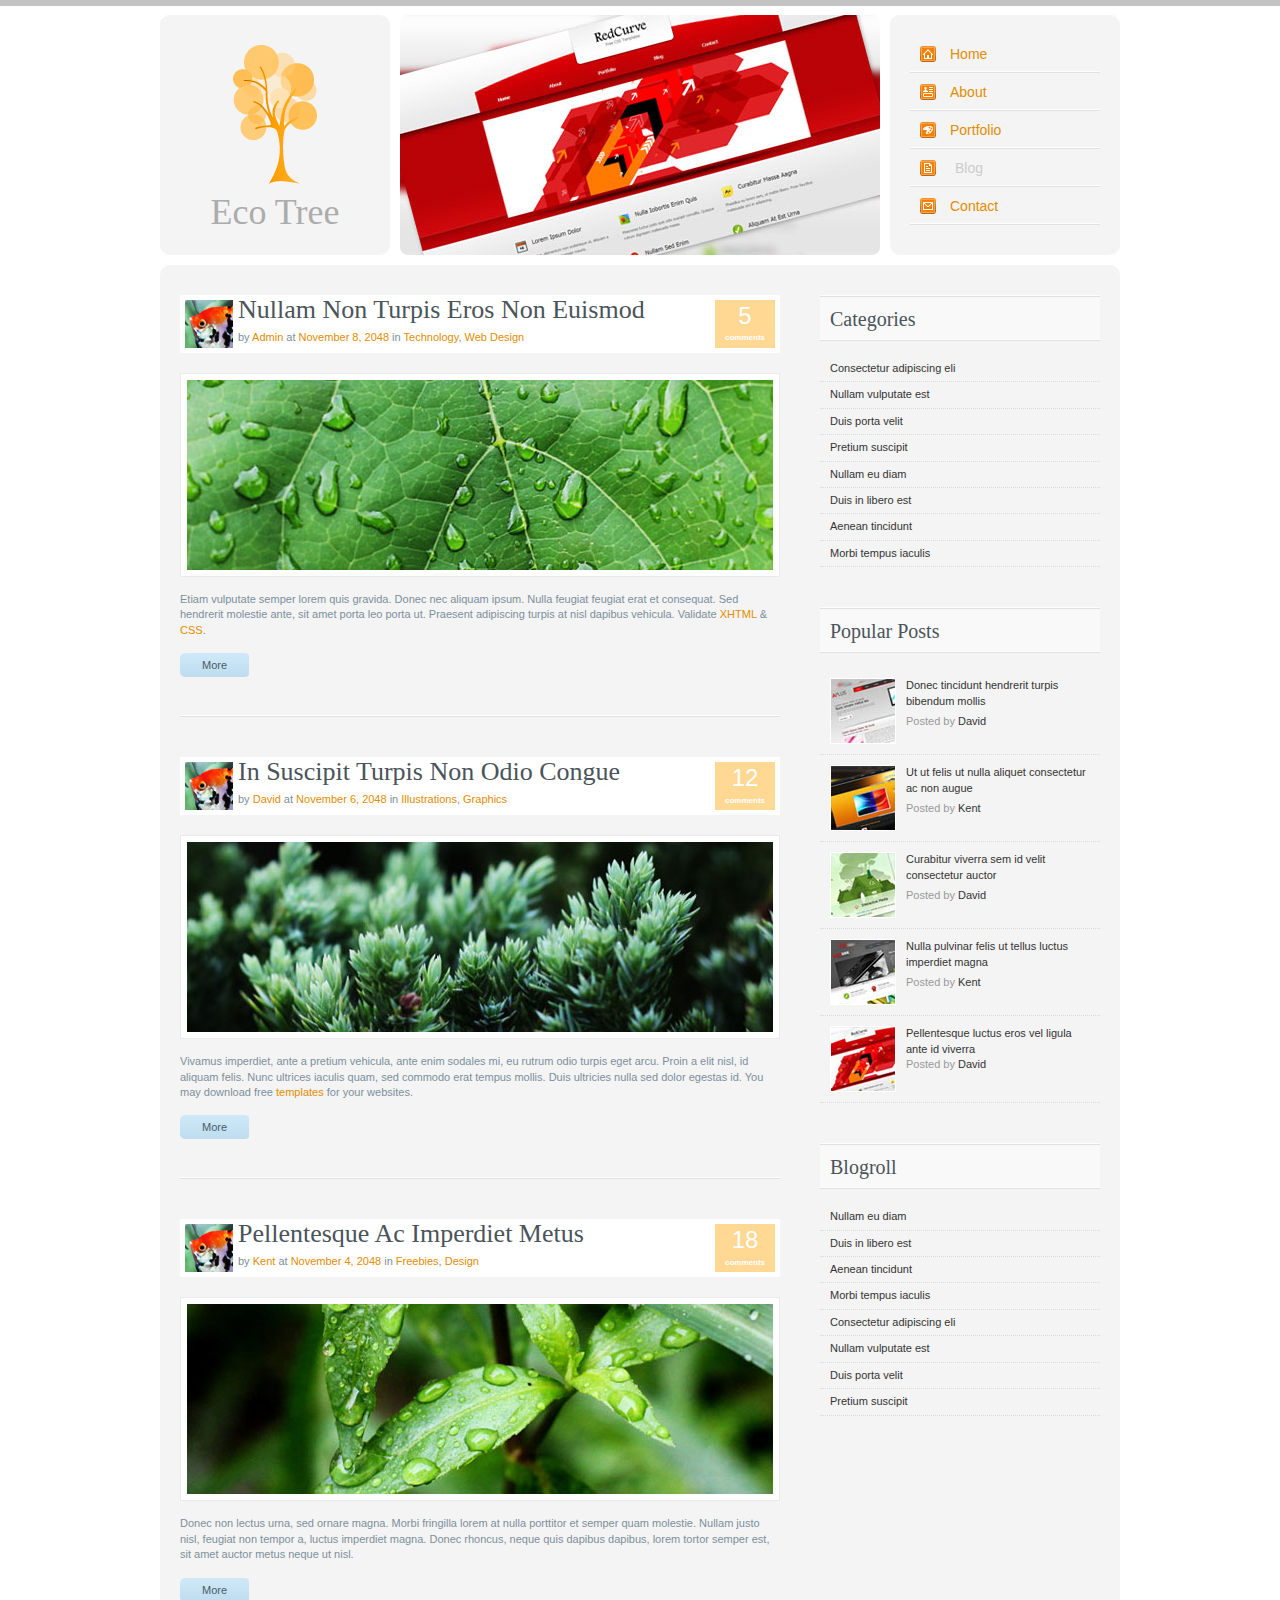
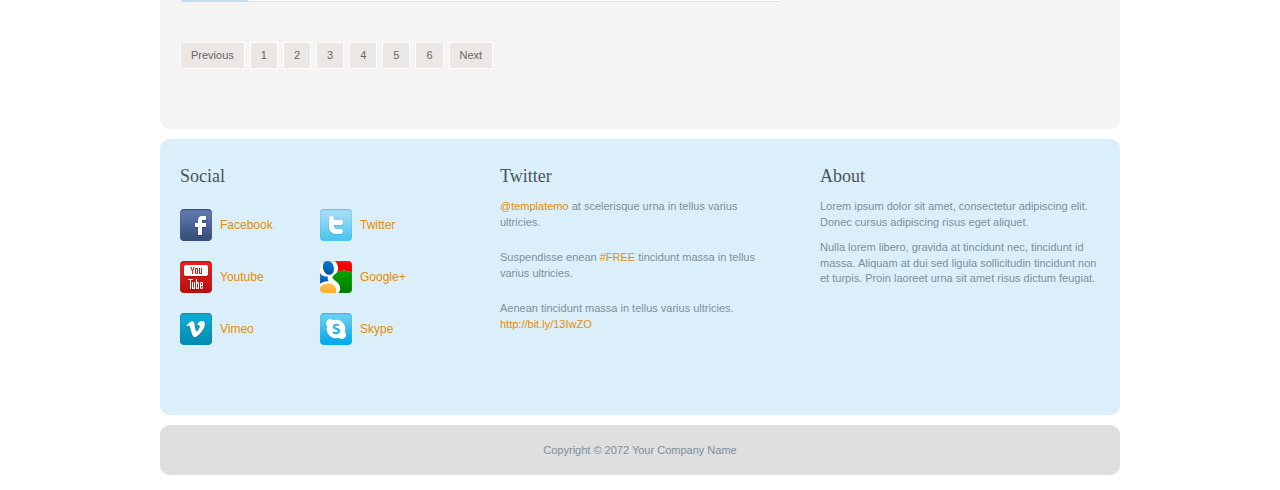
<file: assets_front/blog.html>
<!-- templatemo 380 eco tree -->
<!-- 
Eco Tree Template 
http://www.templatemo.com/preview/templatemo_380_eco_tree 
-->
<!DOCTYPE html PUBLIC "-//W3C//DTD XHTML 1.0 Transitional//EN" "http://www.w3.org/TR/xhtml1/DTD/xhtml1-transitional.dtd">
<html xmlns="http://www.w3.org/1999/xhtml">
<head>
<meta http-equiv="Content-Type" content="text/html; charset=utf-8" />
<title>Blog - Eco Tree</title>
<meta name="keywords" content="" />
<meta name="description" content="" />
<link href="templatemo_style.css" rel="stylesheet" type="text/css" />

<link rel="stylesheet" href="css/orman.css" type="text/css" media="screen" />
<link rel="stylesheet" href="css/nivo-slider.css" type="text/css" media="screen" />	

<link rel="stylesheet" type="text/css" href="css/ddsmoothmenu.css" />

<script type="text/javascript" src="js/jquery.min.js"></script>
<script type="text/javascript" src="js/ddsmoothmenu.js">

/***********************************************
* Smooth Navigational Menu- (c) Dynamic Drive DHTML code library (www.dynamicdrive.com)
* This notice MUST stay intact for legal use
* Visit Dynamic Drive at http://www.dynamicdrive.com/ for full source code
***********************************************/

</script>

<script type="text/javascript">

ddsmoothmenu.init({
	mainmenuid: "templatemo_menu", //menu DIV id
	orientation: 'h', //Horizontal or vertical menu: Set to "h" or "v"
	classname: 'ddsmoothmenu', //class added to menu's outer DIV
	//customtheme: ["#1c5a80", "#18374a"],
	contentsource: "markup" //"markup" or ["container_id", "path_to_menu_file"]
})

</script>

<link rel="stylesheet" href="css/slimbox2.css" type="text/css" media="screen" /> 
<script type="text/JavaScript" src="js/slimbox2.js"></script> 

</head>

<body>

<div id="templatemo_wrapper">
	<div id="templatemo_header">
    	<div class="templatemo_header_box left">
        	<div id="site_title"><a href="#">Eco Tree</a></div>
        </div> <!-- END of headar box -->
        <div id="templatemo_slider"><span class="sliderframe"></span>
             <a href="#"><img src="images/slider/03.jpg" alt="Free Template" title="Free Web Template" /></a>
        </div><!-- END of templatemo_slider -->
        <div class="templatemo_header_box right">
            <ul id="templatemo_menu">
                <li><a href="index.html" class="home">Home</a></li>
                <li><a href="about.html" class="about">About</a></li>
                <li><a href="portfolio.html" class="gallery">Portfolio</a></li>
                <li><a href="blog.html" class="selected blog">Blog</a></li>
                <li><a href="contact.html" class="contact">Contact</a></li>
            </ul>
        </div> <!-- END of headar box -->
        <div class="clear"></div>
    </div> <!-- END of header -->
    
    <div id="templatemo_main"><span class="mf mft"></span><span class="mf mfb"></span>
    	
        <div id="templatemo_content" class="col col_32">
        
        	<div class="post-item">
            	<div class="post-meta">
                	<img src="images/author.png" alt="post author image" />
                    <div class="post-meta-content">
                    	<h2>Nullam Non Turpis Eros Non Euismod</h2>
                        by <span><a href="#">Admin</a></span>
                        at <span><a href="#">November 8, 2048</a></span>
                        in <span><a href="#">Technology</a>, <a href="#">Web Design</a></span>
                    </div>
                    <div class="post_comment">5<span>comments</span></div>
                    <div class="clear"></div>
				</div>
                <img class="img_border img_border_b img_nom" src="images/blog/01.jpg" alt="Post Image" />
                <p>Etiam vulputate semper lorem quis gravida. Donec nec aliquam ipsum. Nulla feugiat feugiat erat et consequat. Sed hendrerit molestie ante, sit amet porta leo porta ut. Praesent adipiscing turpis at nisl dapibus vehicula. Validate <a href="http://validator.w3.org/check?uri=referer" rel="nofollow">XHTML</a> &amp; <a href="http://jigsaw.w3.org/css-validator/check/referer" rel="nofollow">CSS</a>.</p>
                <a class="more" href="blog_post.html">More</a>
			</div>
            
            <div class="post-item">
            	<div class="post-meta">
                	<img src="images/author.png" alt="post author image" />
                    <div class="post-meta-content">
                    	<h2>In Suscipit Turpis Non Odio Congue</h2>
                        by <span><a href="#">David</a></span>
                        at <span><a href="#">November 6, 2048</a></span>
                        in <span><a href="#">Illustrations</a>, <a href="#">Graphics</a></span>
                    </div>
                    <div class="post_comment">12<span>comments</span></div>
                    <div class="clear"></div>
				</div>
                <img class="img_border img_border_b img_nom" src="images/blog/02.jpg" alt="Post Image" />
                <p>Vivamus imperdiet, ante a pretium vehicula, ante enim sodales mi, eu rutrum odio turpis eget arcu. Proin a elit nisl, id aliquam felis. Nunc ultrices iaculis quam, sed commodo erat tempus mollis. Duis ultricies nulla sed dolor egestas id. You may download free <a href="#">templates</a> for your websites.</p>
                <a class="more" href="blog_post.html">More</a>
			</div>
            
            <div class="post-item last_post">
            	<div class="post-meta">
                	<img src="images/author.png" alt="post author image" />
                    <div class="post-meta-content">
                    	<h2>Pellentesque Ac Imperdiet Metus</h2>
                        by <span><a href="#">Kent</a></span>
                        at <span><a href="#">November 4, 2048</a></span>
                        in <span><a href="#">Freebies</a>, <a href="#">Design</a></span>
                    </div>
                    <div class="post_comment">18<span>comments</span></div>
                    <div class="clear"></div>
				</div>
               <img class="img_border img_border_b img_nom" src="images/blog/03.jpg" alt="Post Image" />
                <p>Donec non lectus urna, sed ornare magna. Morbi fringilla lorem at nulla porttitor et semper quam molestie. Nullam justo nisl, feugiat non tempor a, luctus imperdiet magna. Donec rhoncus, neque quis dapibus dapibus, lorem tortor semper est, sit amet auctor metus neque ut nisl. </p>
                <a class="more" href="blog_post.html">More</a>
			</div>
            
            
            <div class="templatemo_paging">
                <ul>
                    <li><a href="#">Previous</a></li>
                    <li><a href="#">1</a></li>
                    <li><a href="#">2</a></li>
                    <li><a href="#">3</a></li>
                    <li><a href="#">4</a></li>
                    <li><a href="#">5</a></li>
                    <li><a href="#">6</a></li>
                    <li><a href="#">Next</a></li>
                </ul>
                <div class="clear"></div>   
            </div>
        
        </div>

        
        <div id="templatemo_sidebar" class="col col_3">
        	<div class="sidebar_section">
                <h3>Categories</h3>
                <ul class="sidebar_link_list">
                    <li><a href="#">Consectetur adipiscing eli</a></li>
                    <li><a href="#">Nullam vulputate est</a></li>
                    <li><a href="#">Duis porta velit</a></li>
                    <li><a href="#">Pretium suscipit</a></li>
                    <li><a href="#">Nullam eu diam</a></li>
                    <li><a href="#">Duis in libero est</a></li>
                    <li><a href="#">Aenean tincidunt</a></li>
                    <li><a href="#">Morbi tempus iaculis</a></li>
                </ul>
			</div>
            
            <div class="sidebar_section sidebar_section_bg">
                <h3>Popular Posts</h3>
          		<ul class="sidebar_link_list popular_post">
                    <li>
                    	<img src="images/templatemo_image_04.jpg" alt="image 4" />
                    	<span class="title"><a href="#">Donec tincidunt hendrerit turpis bibendum mollis</a></span>
						<span>Posted by <a href="#">David</a></span>
                        <span class="clear"></span>
					</li>
                    <li>
                        <img src="images/templatemo_image_05.jpg" alt="image 5" />
                        <span class="title"><a href="#">Ut ut felis ut nulla aliquet consectetur ac non augue</a></span>
						<span>Posted by <a href="#">Kent</a></span>
                        <span class="clear"></span>
					</li>
                    <li>
                      	<img src="images/templatemo_image_06.jpg" alt="image 6" />
                    	<span class="title"><a href="#">Curabitur viverra sem id velit consectetur auctor</a></span>
						<span>Posted by <a href="#">David</a></span>
                        <span class="clear"></span>
					</li>
                    <li>
						<img src="images/templatemo_image_07.jpg" alt="image 7" />
                    	<span class="title"><a href="#">Nulla pulvinar felis ut tellus luctus imperdiet magna</a></span>
						<span>Posted by <a href="#">Kent</a></span>
                        <span class="clear"></span>
					</li>
                    <li>
                    	<img src="images/templatemo_image_08.jpg" alt="image 8" />
                    	<span><a href="#">Pellentesque luctus eros vel ligula ante id viverra</a></span>
						<span>Posted by <a href="#">David</a></span>
                        <span class="clear"></span>
					</li>
              	</ul>
            </div>
            
            <div class="sidebar_section sidebar_section_bg">
                <h3>Blogroll</h3>
                <ul class="sidebar_link_list">
                	<li><a href="#">Nullam eu diam</a></li>
                    <li><a href="#">Duis in libero est</a></li>
                    <li><a href="#">Aenean tincidunt</a></li>
                    <li><a href="#">Morbi tempus iaculis</a></li>
                    <li><a href="#">Consectetur adipiscing eli</a></li>
                    <li><a href="#">Nullam vulputate est</a></li>
                    <li><a href="#">Duis porta velit</a></li>
                    <li><a href="#">Pretium suscipit</a></li>
                </ul>
			</div>
            
        </div>
    	
      <div class="clear"></div>
      
    </div> <!-- END of main -->
    
    <div id="templatemo_bottom"><span class="bf bft"></span><span class="bf bfb"></span>
    
    	<div class="col col_3">
        	<h4>Social</h4>
            <ul class="nobullet social">
            	<li><a href="#" class="facebook">Facebook</a></li>
                <li><a href="#" class="twitter">Twitter</a></li>
                <li><a href="#" class="youtube">Youtube</a></li>
                <li><a href="#" class="google">Google+</a></li>
                <li><a href="#" class="vimeo">Vimeo</a></li>
                <li><a href="#" class="skype">Skype</a></li>
            </ul>
        </div>
        
        <div class="col col_3">
        	<h4>Twitter</h4>
      		<ul class="nobullet twitter">
                <li><a href="#">@templatemo</a> at scelerisque urna in tellus varius ultricies.</li>
                <li>Suspendisse enean <a href="#">#FREE</a> tincidunt massa in tellus varius ultricies.</li>
                <li> Aenean tincidunt massa in tellus varius ultricies. <a href="#">http://bit.ly/13IwZO</a></li>
            </ul>
        </div>
        
        <div class="col col_3">
        	<h4>About</h4>
            <p>Lorem ipsum dolor sit amet, consectetur adipiscing elit. Donec cursus adipiscing risus eget aliquet.</p>
            <p>Nulla lorem libero, gravida at tincidunt nec, tincidunt id massa. Aliquam at dui sed ligula sollicitudin tincidunt non et turpis. Proin laoreet urna sit amet risus dictum feugiat.</p>
        </div>
        
        <div class="clear"></div>
        
    </div> <!-- END of bottom -->
    
    <div id="templatemo_footer">
    	Copyright © 2072 Your Company Name
    </div> <!-- END of footer -->
</div> <!-- END of wrapper -->


</body>
</html>
</file>
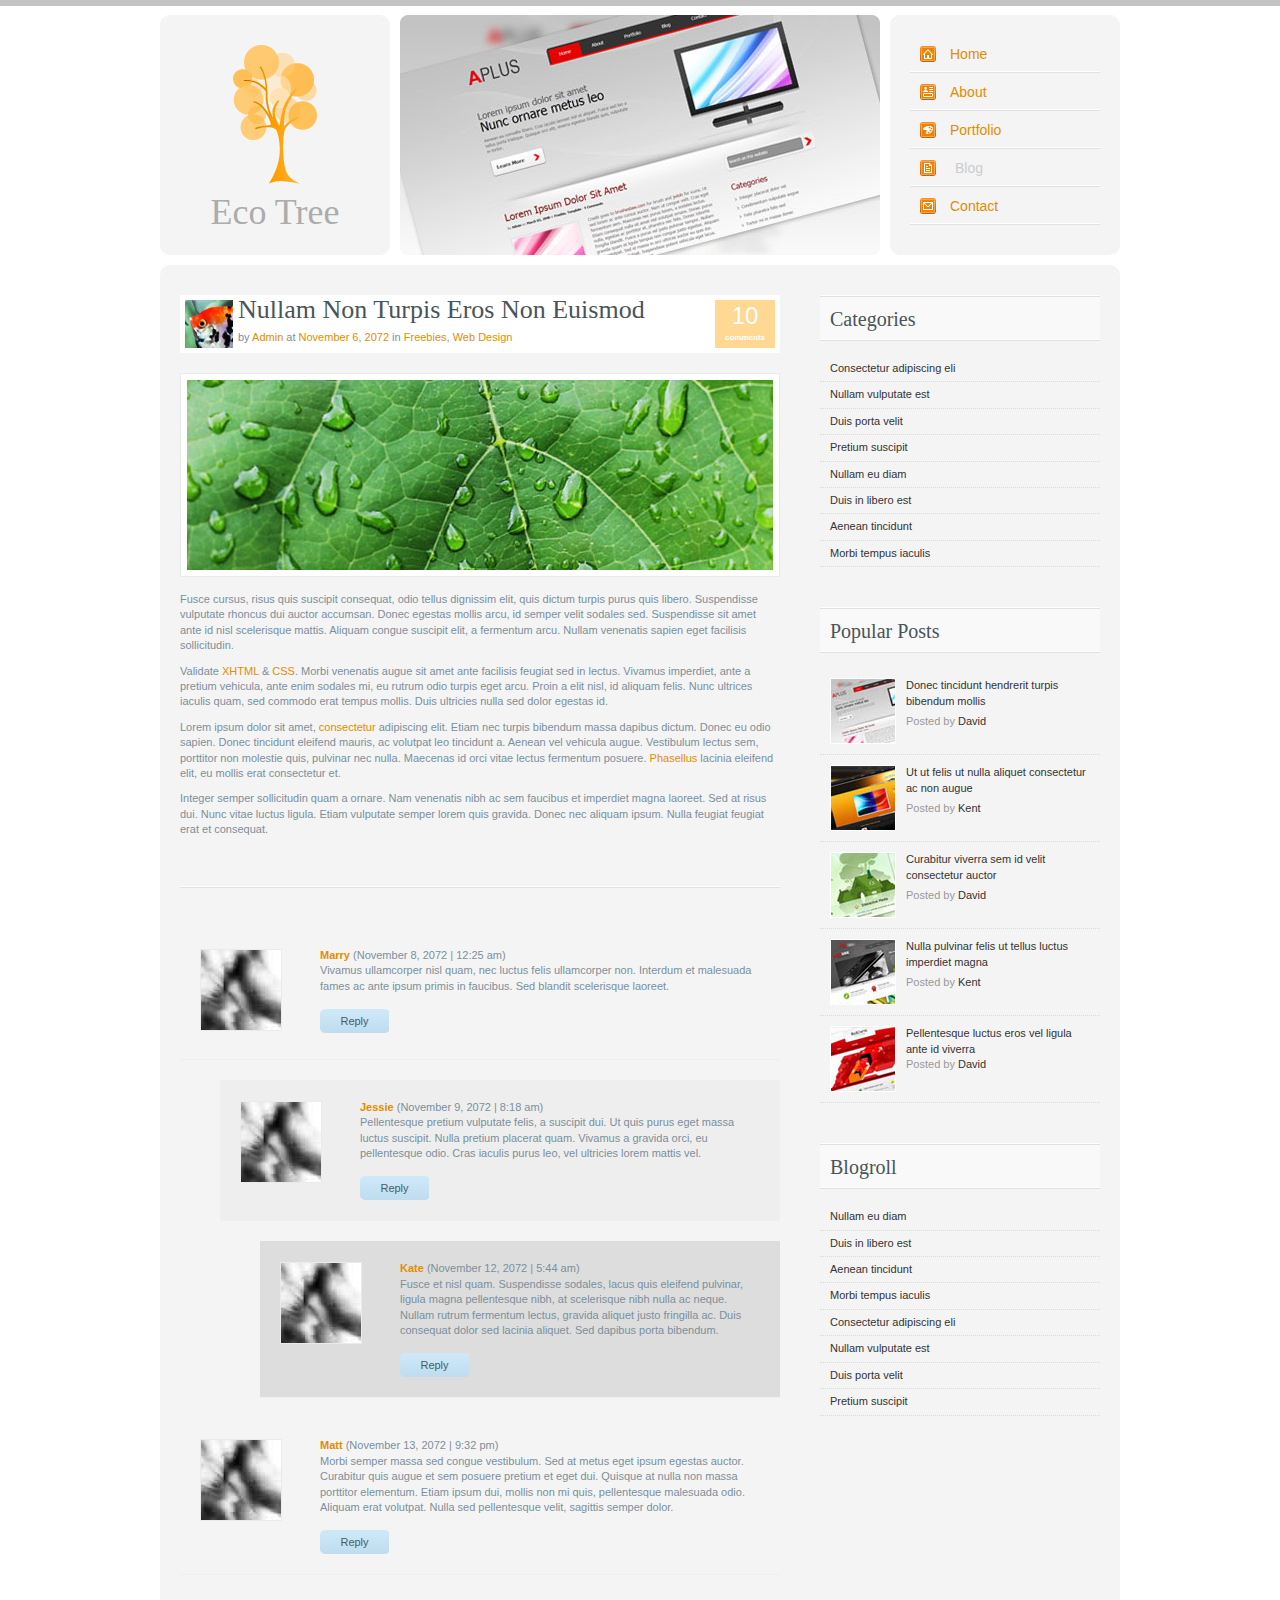
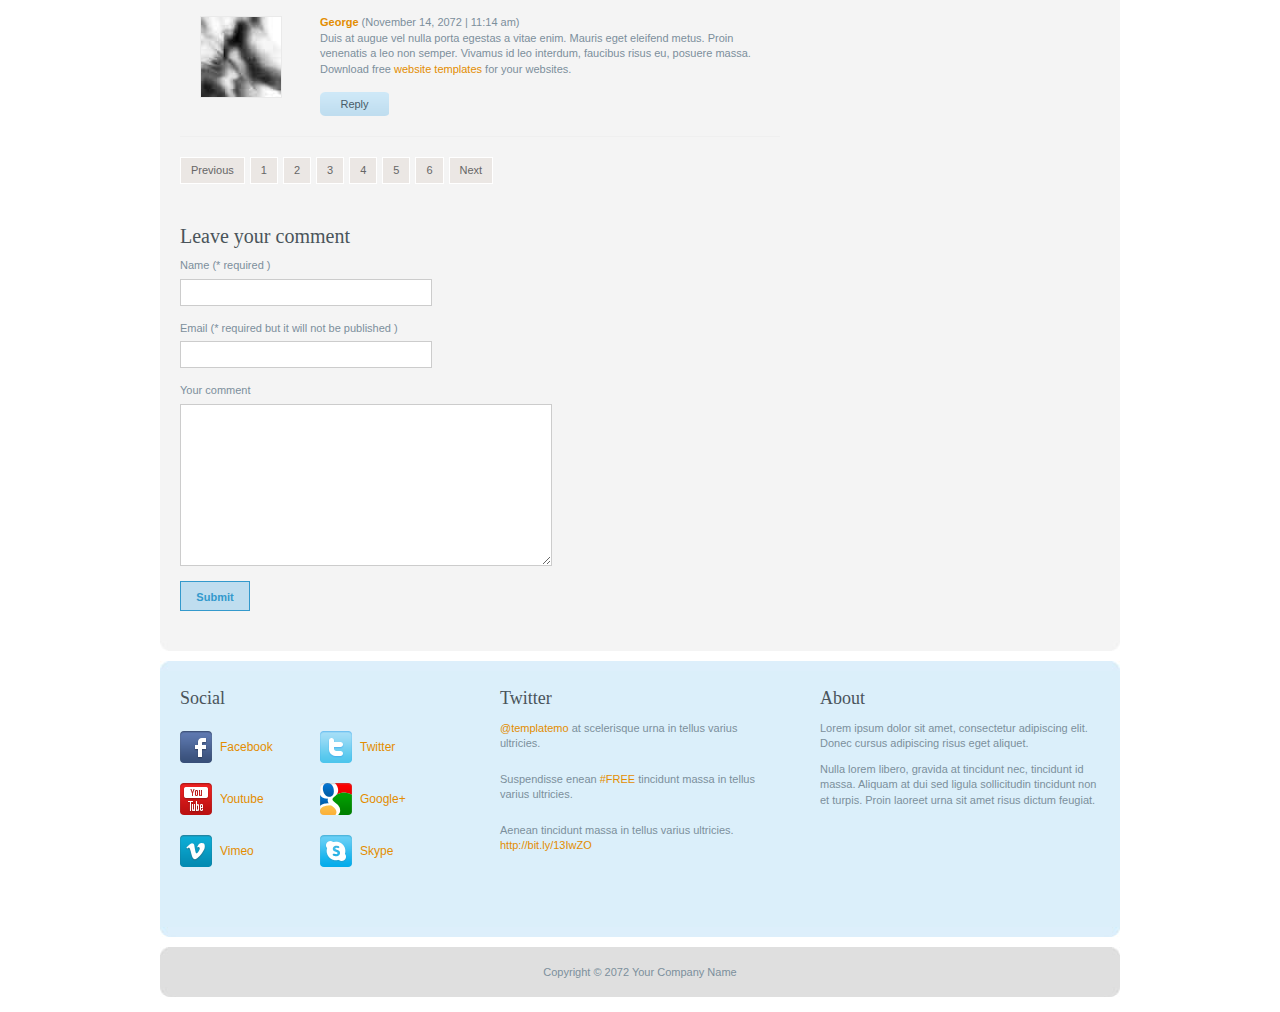
<file: assets_front/blog_post.html>
<!-- templatemo 380 eco tree -->
<!-- 
Eco Tree Template 
http://www.templatemo.com/preview/templatemo_380_eco_tree 
-->
<!DOCTYPE html PUBLIC "-//W3C//DTD XHTML 1.0 Transitional//EN" "http://www.w3.org/TR/xhtml1/DTD/xhtml1-transitional.dtd">
<html xmlns="http://www.w3.org/1999/xhtml">
<head>
<meta http-equiv="Content-Type" content="text/html; charset=utf-8" />
<title>Full Blog Post - Eco Tree</title>
<meta name="keywords" content="" />
<meta name="description" content="" />
<link href="templatemo_style.css" rel="stylesheet" type="text/css" />

<link rel="stylesheet" href="css/orman.css" type="text/css" media="screen" />
<link rel="stylesheet" href="css/nivo-slider.css" type="text/css" media="screen" />	

<link rel="stylesheet" type="text/css" href="css/ddsmoothmenu.css" />

<script type="text/javascript" src="js/jquery.min.js"></script>
<script type="text/javascript" src="js/ddsmoothmenu.js">

/***********************************************
* Smooth Navigational Menu- (c) Dynamic Drive DHTML code library (www.dynamicdrive.com)
* This notice MUST stay intact for legal use
* Visit Dynamic Drive at http://www.dynamicdrive.com/ for full source code
***********************************************/

</script>

<script type="text/javascript">

ddsmoothmenu.init({
	mainmenuid: "templatemo_menu", //menu DIV id
	orientation: 'h', //Horizontal or vertical menu: Set to "h" or "v"
	classname: 'ddsmoothmenu', //class added to menu's outer DIV
	//customtheme: ["#1c5a80", "#18374a"],
	contentsource: "markup" //"markup" or ["container_id", "path_to_menu_file"]
})

</script>

<link rel="stylesheet" href="css/slimbox2.css" type="text/css" media="screen" /> 
<script type="text/JavaScript" src="js/slimbox2.js"></script> 

</head>
<body>

<div id="templatemo_wrapper">
	<div id="templatemo_header">
    	<div class="templatemo_header_box left">
        	<div id="site_title"><a href="#">Eco Tree</a></div>
        </div> <!-- END of headar box -->
        <div id="templatemo_slider"><span class="sliderframe"></span>
             <a href="#"><img src="images/slider/02.jpg" alt="Free Template" title="Free Web Template" /></a>
        </div><!-- END of templatemo_slider -->
        <div class="templatemo_header_box right">
            <ul id="templatemo_menu">
                <li><a href="index.html" class="home">Home</a></li>
                <li><a href="about.html" class="about">About</a></li>
                <li><a href="portfolio.html" class="gallery">Portfolio</a></li>
                <li><a href="blog.html" class="selected blog">Blog</a></li>
                <li><a href="contact.html" class="contact">Contact</a></li>
            </ul>
        </div> <!-- END of headar box -->
        <div class="clear"></div>
    </div> <!-- END of header -->
    
    <div id="templatemo_main"><span class="mf mft"></span><span class="mf mfb"></span>
    	
        <div id="templatemo_content" class="col col_32">
        
        	<div class="post-item">
            	<div class="post-meta">
                	<img src="images/author.png" alt="post author image" />
                    <div class="post-meta-content">
                    	<h2>Nullam Non Turpis Eros Non Euismod</h2>
                        by <span><a href="#">Admin</a></span>
                        at <span><a href="#">November 6, 2072</a></span>
                        in <span><a href="#">Freebies</a>, <a href="#">Web Design</a></span>
                    </div>
                    <div class="post_comment">10<span>comments</span></div>
                    <div class="clear"></div>
				</div>
                <img class="img_border img_border_b img_nom" src="images/blog/01.jpg" alt="Blog Post Image" />
                <p>Fusce cursus, risus quis suscipit consequat, odio tellus dignissim elit, quis dictum turpis purus quis libero. Suspendisse vulputate rhoncus dui auctor accumsan. Donec egestas mollis arcu, id semper velit sodales sed. Suspendisse sit amet ante id nisl scelerisque mattis. Aliquam congue suscipit elit, a fermentum arcu. Nullam venenatis sapien eget facilisis sollicitudin.</p>
              <p>Validate <a href="http://validator.w3.org/check?uri=referer" rel="nofollow">XHTML</a> &amp; <a href="http://jigsaw.w3.org/css-validator/check/referer" rel="nofollow">CSS</a>. Morbi venenatis augue sit amet ante facilisis feugiat sed in lectus. Vivamus imperdiet, ante a pretium vehicula, ante enim sodales mi, eu rutrum odio turpis eget arcu. Proin a elit nisl, id aliquam felis. Nunc ultrices iaculis quam, sed commodo erat tempus mollis. Duis ultricies nulla sed dolor egestas id.</p>
                <p>Lorem ipsum dolor sit amet, <a href="#">consectetur</a> adipiscing elit. Etiam nec turpis bibendum massa dapibus dictum. Donec eu odio sapien. Donec tincidunt eleifend mauris, ac volutpat leo tincidunt a. Aenean vel vehicula augue. Vestibulum lectus sem, porttitor non molestie quis, pulvinar nec nulla. Maecenas id orci vitae lectus fermentum posuere. <a href="#">Phasellus</a> lacinia eleifend elit, eu mollis erat consectetur et. </p>
                <p>Integer semper sollicitudin quam a ornare. Nam venenatis nibh ac sem faucibus et imperdiet magna laoreet. Sed at risus dui. Nunc vitae luctus ligula. Etiam vulputate semper lorem quis gravida. Donec nec aliquam ipsum. Nulla feugiat feugiat erat et consequat.</p>
          </div>
            
            <ol class="comment_list">
            <li>
                <div class="comment_box">
                    <img src="images/avator.jpg" alt="person 1" class="img_fl img_border" />
                    <div class="comment_content">
                        <div class="comment_meta"><strong><a href="#">Marry</a></strong> (November 8, 2072 | 12:25 am)</div>
                        <p>Vivamus ullamcorper nisl quam, nec luctus felis ullamcorper non. Interdum et malesuada fames ac ante ipsum primis in faucibus. Sed blandit scelerisque laoreet.</p>
                        <a href="#" class="more">Reply</a>
                    </div>
                    <div class="clear"></div>
                </div>
            </li>
            <li>
                <ul>
                    <li class="depth_2">
                        <div class="comment_box">
                            <img src="images/avator.jpg" alt="person 2" class="img_fl img_border" />
                            <div class="comment_content">
                            <div class="comment_meta"><strong><a href="#">Jessie</a></strong> (November 9, 2072 | 8:18 am)</div>
                            <p>Pellentesque pretium vulputate felis, a suscipit dui. Ut quis purus eget massa luctus suscipit. Nulla pretium placerat quam. Vivamus a gravida orci, eu pellentesque odio. Cras iaculis purus leo, vel ultricies lorem mattis vel.</p>
                            <a href="#" class="more">Reply</a>
                            </div>
                            <div class="clear"></div>
                        </div>
                    </li>
                    <ul>
                        <li class="depth_3">
                            <div class="comment_box">
                                <img src="images/avator.jpg" alt="person 3" class="img_fl img_border" />
                                <div class="comment_content">
                                <div class="comment_meta"><strong><a href="#">Kate</a></strong> (November 12, 2072 | 5:44 am)</div>
                                <p>Fusce et nisl quam. Suspendisse sodales, lacus quis eleifend pulvinar, ligula magna pellentesque nibh, at scelerisque nibh nulla ac neque. Nullam rutrum fermentum lectus, gravida aliquet justo fringilla ac. Duis consequat dolor sed lacinia aliquet. Sed dapibus porta bibendum.</p>
                                <a href="#" class="more">Reply</a>
                                </div>
                                <div class="clear"></div>
                            </div>
                        </li>
                    </ul>
                </ul>
            </li>
            <li>
                <div class="comment_box">
                    <img src="images/avator.jpg" alt="person 4" class="img_fl img_border" />
                    <div class="comment_content">
                        <div class="comment_meta"><strong><a href="#">Matt</a></strong> (November 13, 2072 | 9:32 pm)</div>
                        <p>Morbi semper massa sed congue vestibulum. Sed at metus eget ipsum egestas auctor. Curabitur quis augue et sem posuere pretium et eget dui. Quisque at nulla non massa porttitor elementum. Etiam ipsum dui, mollis non mi quis, pellentesque malesuada odio. Aliquam erat volutpat. Nulla sed pellentesque velit, sagittis semper dolor.</p>
                        <a href="#" class="more">Reply</a>
                    </div>
                    <div class="clear"></div>
                </div>
            </li>
            <li>
                <div class="comment_box">
                    <img src="images/avator.jpg" alt="person 5" class="img_fl img_border" />
                    <div class="comment_content">
                        <div class="comment_meta"><strong><a href="#">George</a></strong> (November 14, 2072 | 11:14 am)</div>
                        <p>Duis at augue vel nulla porta egestas a vitae enim. Mauris eget eleifend metus. Proin venenatis a leo non semper. Vivamus id leo interdum, faucibus risus eu, posuere massa. Download free <a href="#">website templates</a> for your websites.</p>
                        <a href="#" class="more">Reply</a>
                    </div>
                    <div class="clear"></div>
                </div>
            </li>
        </ol>
        
        <div class="clear"></div>
            
            <div class="templatemo_paging">
                <ul>
                    <li><a href="#">Previous</a></li>
                    <li><a href="#">1</a></li>
                    <li><a href="#">2</a></li>
                    <li><a href="#">3</a></li>
                    <li><a href="#">4</a></li>
                    <li><a href="#">5</a></li>
                    <li><a href="#">6</a></li>
                    <li><a href="#">Next</a></li>
                </ul>
                <div class="clear"></div>
            </div>
            
            <div id="comment_form">
            <h3>Leave your comment</h3>
            
            <form action="#" method="post">
                <div class="form_row">
                    <label>Name (* required )</label>
                    <br />
                    <input name="name" type="text" maxlength="40" />
                </div>
                <div class="form_row">
                    <label>Email  (* required but it will not be published )</label>
                    <br />
                    <input name="name" type="text" maxlength="40" />
                </div>
                <div class="form_row">
                    <label>Your comment</label><br />
                    <textarea  name="comment" rows="" cols=""></textarea>
                </div>

                <input type="submit" name="Submit" value="Submit" class="submit_btn" />
            </form>
            
        
        </div>
        
        </div>
        
        <div id="templatemo_sidebar" class="col col_3">
        	<div class="sidebar_section">
                <h3>Categories</h3>
                <ul class="sidebar_link_list">
                    <li><a href="#">Consectetur adipiscing eli</a></li>
                    <li><a href="#">Nullam vulputate est</a></li>
                    <li><a href="#">Duis porta velit</a></li>
                    <li><a href="#">Pretium suscipit</a></li>
                    <li><a href="#">Nullam eu diam</a></li>
                    <li><a href="#">Duis in libero est</a></li>
                    <li><a href="#">Aenean tincidunt</a></li>
                    <li><a href="#">Morbi tempus iaculis</a></li>
                </ul>
			</div>
            
            <div class="sidebar_section sidebar_section_bg">
                <h3>Popular Posts</h3>
          		<ul class="sidebar_link_list popular_post">
                    <li>
                    	<img src="images/templatemo_image_04.jpg" alt="image 4" />
                    	<span class="title"><a href="#">Donec tincidunt hendrerit turpis bibendum mollis</a></span>
						<span>Posted by <a href="#">David</a></span>
                        <span class="clear"></span>
					</li>
                    <li>
                        <img src="images/templatemo_image_05.jpg" alt="image 5" />
                        <span class="title"><a href="#">Ut ut felis ut nulla aliquet consectetur ac non augue</a></span>
						<span>Posted by <a href="#">Kent</a></span>
                        <span class="clear"></span>
					</li>
                    <li>
                      	<img src="images/templatemo_image_06.jpg" alt="image 6" />
                    	<span class="title"><a href="#">Curabitur viverra sem id velit consectetur auctor</a></span>
						<span>Posted by <a href="#">David</a></span>
                        <span class="clear"></span>
					</li>
                    <li>
						<img src="images/templatemo_image_07.jpg" alt="image 7" />
                    	<span class="title"><a href="#">Nulla pulvinar felis ut tellus luctus imperdiet magna</a></span>
						<span>Posted by <a href="#">Kent</a></span>
                        <span class="clear"></span>
					</li>
                    <li>
                    	<img src="images/templatemo_image_08.jpg" alt="image 8" />
                    	<span><a href="#">Pellentesque luctus eros vel ligula ante id viverra</a></span>
						<span>Posted by <a href="#">David</a></span>
                        <span class="clear"></span>
					</li>
              	</ul>
            </div>
            
            <div class="sidebar_section sidebar_section_bg">
                <h3>Blogroll</h3>
                <ul class="sidebar_link_list">
                	<li><a href="#">Nullam eu diam</a></li>
                    <li><a href="#">Duis in libero est</a></li>
                    <li><a href="#">Aenean tincidunt</a></li>
                    <li><a href="#">Morbi tempus iaculis</a></li>
                    <li><a href="#">Consectetur adipiscing eli</a></li>
                    <li><a href="#">Nullam vulputate est</a></li>
                    <li><a href="#">Duis porta velit</a></li>
                    <li><a href="#">Pretium suscipit</a></li>
                </ul>
			</div>
        </div>
    	
      <div class="clear"></div>
    </div> <!-- END of main -->
    
    <div id="templatemo_bottom"><span class="bf bft"></span><span class="bf bfb"></span>
    	<div class="col col_3">
        	<h4>Social</h4>
            <ul class="nobullet social">
            	<li><a href="#" class="facebook">Facebook</a></li>
                <li><a href="#" class="twitter">Twitter</a></li>
                <li><a href="#" class="youtube">Youtube</a></li>
                <li><a href="#" class="google">Google+</a></li>
                <li><a href="#" class="vimeo">Vimeo</a></li>
                <li><a href="#" class="skype">Skype</a></li>
            </ul>
        </div>
        <div class="col col_3">
        	<h4>Twitter</h4>
      <ul class="nobullet twitter">
                <li><a href="#">@templatemo</a> at scelerisque urna in tellus varius ultricies.</li>
                <li>Suspendisse enean <a href="#">#FREE</a> tincidunt massa in tellus varius ultricies.</li>
                <li> Aenean tincidunt massa in tellus varius ultricies. <a href="#">http://bit.ly/13IwZO</a></li>
            </ul>
        </div>
        <div class="col col_3">
        	<h4>About</h4>
            <p>Lorem ipsum dolor sit amet, consectetur adipiscing elit. Donec cursus adipiscing risus eget aliquet.</p>
            <p>Nulla lorem libero, gravida at tincidunt nec, tincidunt id massa. Aliquam at dui sed ligula sollicitudin tincidunt non et turpis. Proin laoreet urna sit amet risus dictum feugiat.</p>
        </div>
        
        <div class="clear"></div>
        
    </div> <!-- END of bottom -->
    
    <div id="templatemo_footer">
    	Copyright © 2072 Your Company Name
    </div> <!-- END of footer -->
</div> <!-- END of wrapper -->

</body>
</html>
</file>
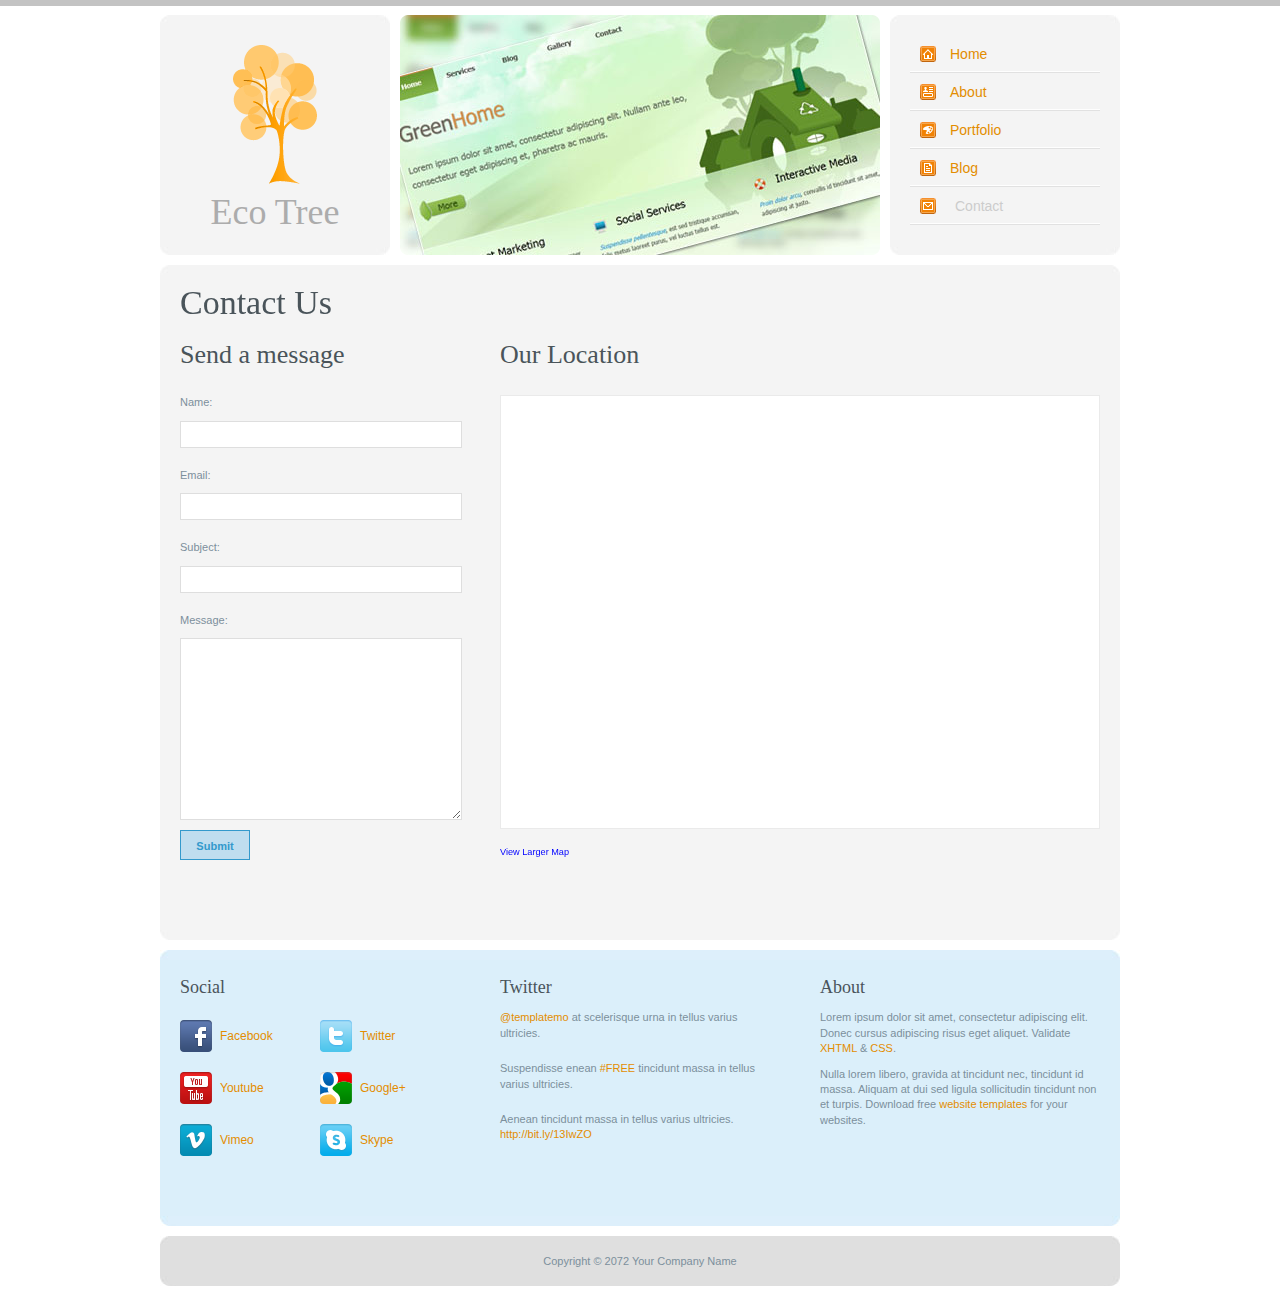
<file: assets_front/contact.html>
<!-- templatemo 380 eco tree -->
<!-- 
Eco Tree Template 
http://www.templatemo.com/preview/templatemo_380_eco_tree 
-->
<!DOCTYPE html PUBLIC "-//W3C//DTD XHTML 1.0 Transitional//EN" "http://www.w3.org/TR/xhtml1/DTD/xhtml1-transitional.dtd">
<html xmlns="http://www.w3.org/1999/xhtml">
<head>
<meta http-equiv="Content-Type" content="text/html; charset=utf-8" />
<title>Contact - Eco Tree</title>
<meta name="keywords" content="" />
<meta name="description" content="" />
<link href="templatemo_style.css" rel="stylesheet" type="text/css" />

<link rel="stylesheet" href="css/orman.css" type="text/css" media="screen" />
<link rel="stylesheet" href="css/nivo-slider.css" type="text/css" media="screen" />	

<link rel="stylesheet" type="text/css" href="css/ddsmoothmenu.css" />

<script type="text/javascript" src="js/jquery.min.js"></script>
<script type="text/javascript" src="js/ddsmoothmenu.js">

/***********************************************
* Smooth Navigational Menu- (c) Dynamic Drive DHTML code library (www.dynamicdrive.com)
* This notice MUST stay intact for legal use
* Visit Dynamic Drive at http://www.dynamicdrive.com/ for full source code
***********************************************/

</script>

<script type="text/javascript">

ddsmoothmenu.init({
	mainmenuid: "templatemo_menu", //menu DIV id
	orientation: 'h', //Horizontal or vertical menu: Set to "h" or "v"
	classname: 'ddsmoothmenu', //class added to menu's outer DIV
	//customtheme: ["#1c5a80", "#18374a"],
	contentsource: "markup" //"markup" or ["container_id", "path_to_menu_file"]
})

</script>

<link rel="stylesheet" href="css/slimbox2.css" type="text/css" media="screen" /> 
<script type="text/JavaScript" src="js/slimbox2.js"></script> 

</head>
<body>

<div id="templatemo_wrapper">
	<div id="templatemo_header">
    	<div class="templatemo_header_box left">
        	<div id="site_title"><a href="#">Eco Tree</a></div>
        </div> <!-- END of headar box -->
        <div id="templatemo_slider"><span class="sliderframe"></span>
             <a href="#"><img src="images/slider/06.jpg" alt="Free Template" title="Free Web Template" /></a>
        </div><!-- END of templatemo_slider -->
        <div class="templatemo_header_box right">
            <ul id="templatemo_menu">
                <li><a href="index.html" class="home">Home</a></li>
                <li><a href="about.html" class="about">About</a></li>
                <li><a href="portfolio.html" class="gallery">Portfolio</a></li>
                <li><a href="blog.html" class="blog">Blog</a></li>
                <li><a href="contact.html" class="selected contact">Contact</a></li>
            </ul>
        </div> <!-- END of headar box -->
        <div class="clear"></div>
    </div> <!-- END of header -->
    
    <div id="templatemo_main"><span class="mf mft"></span><span class="mf mfb"></span>
		<h1 class="wpadding">Contact Us</h1>
        <div class="col col_3">
        	
        	<div id="contact_form">
                <h2>Send a message</h2>
                <form method="post" name="contact" action="#">
                  <label for="fullname">Name:</label> <input name="fullname" type="text" class="input_field" id="fullname" maxlength="40" />
                  <label for="email">Email:</label> <input name="email" type="text" class="input_field" id="email" maxlength="40" />
                  <label for="subject">Subject:</label> <input name="email" type="text" class="input_field" id="subject" maxlength="40" />
                  <label for="text">Message:</label> <textarea id="text" name="text" rows="0" cols="0" class="required"></textarea>
                  <input type="submit" name="Submit" value="Submit" class="submit_btn" />
                </form>
            </div>
        </div>
        
        <div class="col col_32">
        	<h2>Our Location</h2>
            <div class="img_border img_border_b">
			<iframe width="586" height="420" frameborder="0" scrolling="no" marginheight="0" marginwidth="0" src="http://maps.google.com/maps?f=q&amp;source=s_q&amp;hl=en&amp;geocode=&amp;q=Central+Park,+New+York,+NY,+USA&amp;aq=1&amp;sll=35.101934,-95.712891&amp;sspn=61.425057,135.263672&amp;vpsrc=6&amp;ie=UTF8&amp;hq=&amp;hnear=Central+Park,+New+York&amp;ll=40.771133,-73.974187&amp;spn=0.057126,0.132093&amp;t=m&amp;z=14&amp;output=embed"></iframe></div>
            <br /><small><a href="http://maps.google.com/maps?f=q&amp;source=embed&amp;hl=en&amp;geocode=&amp;q=Central+Park,+New+York,+NY,+USA&amp;aq=1&amp;sll=35.101934,-95.712891&amp;sspn=61.425057,135.263672&amp;vpsrc=6&amp;ie=UTF8&amp;hq=&amp;hnear=Central+Park,+New+York&amp;ll=40.771133,-73.974187&amp;spn=0.057126,0.132093&amp;t=m&amp;z=14" style="color:#0000FF;text-align:left">View Larger Map</a></small>
        </div>
    	
		<div class="clear"></div>
    </div> <!-- END of main -->
    
    <div id="templatemo_bottom"><span class="bf bft"></span><span class="bf bfb"></span>
    	<div class="col col_3">
        	<h4>Social</h4>
            <ul class="nobullet social">
            	<li><a href="#" class="facebook">Facebook</a></li>
                <li><a href="#" class="twitter">Twitter</a></li>
                <li><a href="#" class="youtube">Youtube</a></li>
                <li><a href="#" class="google">Google+</a></li>
                <li><a href="#" class="vimeo">Vimeo</a></li>
                <li><a href="#" class="skype">Skype</a></li>
            </ul>
        </div>
        <div class="col col_3">
        	<h4>Twitter</h4>
      <ul class="nobullet twitter">
                <li><a href="#">@templatemo</a> at scelerisque urna in tellus varius ultricies.</li>
                <li>Suspendisse enean <a href="#">#FREE</a> tincidunt massa in tellus varius ultricies.</li>
                <li> Aenean tincidunt massa in tellus varius ultricies. <a href="#">http://bit.ly/13IwZO</a></li>
            </ul>
        </div>
        <div class="col col_3">
        	<h4>About</h4>
            <p>Lorem ipsum dolor sit amet, consectetur adipiscing elit. Donec cursus adipiscing risus eget aliquet. Validate <a href="http://validator.w3.org/check?uri=referer" rel="nofollow">XHTML</a> &amp; <a href="http://jigsaw.w3.org/css-validator/check/referer" rel="nofollow">CSS</a>.</p>
            <p>Nulla lorem libero, gravida at tincidunt nec, tincidunt id massa. Aliquam at dui sed ligula sollicitudin tincidunt non et turpis. Download free <a href="#">website templates</a> for your websites.</p>
        </div>
        
        <div class="clear"></div>
        
    </div> <!-- END of bottom -->
    
    <div id="templatemo_footer">
    	Copyright © 2072 Your Company Name
    </div> <!-- END of footer -->
</div> <!-- END of wrapper -->

</body>
</html>
</file>
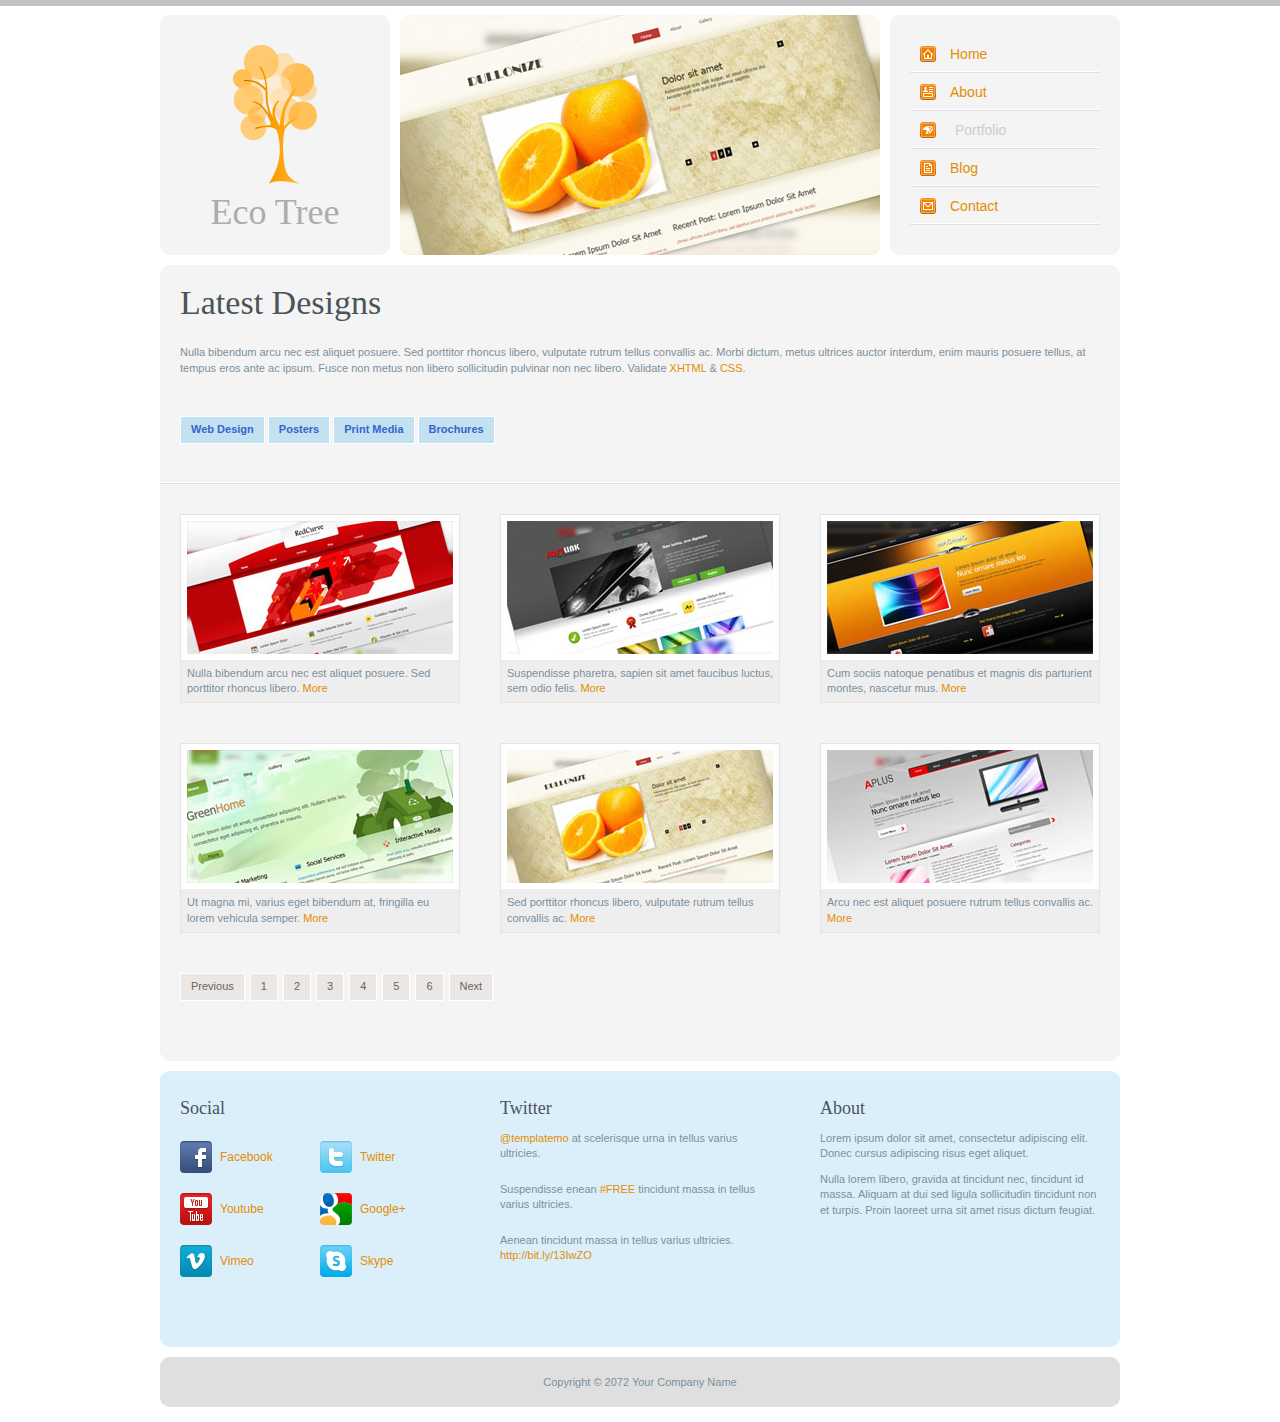
<file: assets_front/portfolio.html>
<!-- templatemo 380 eco tree -->
<!-- 
Eco Tree Template 
http://www.templatemo.com/preview/templatemo_380_eco_tree 
-->
<!DOCTYPE html PUBLIC "-//W3C//DTD XHTML 1.0 Transitional//EN" "http://www.w3.org/TR/xhtml1/DTD/xhtml1-transitional.dtd">
<html xmlns="http://www.w3.org/1999/xhtml">
<head>
<meta http-equiv="Content-Type" content="text/html; charset=utf-8" />
<title>Portfolio - Eco Tree</title>
<meta name="keywords" content="" />
<meta name="description" content="" />
<link href="templatemo_style.css" rel="stylesheet" type="text/css" />

<link rel="stylesheet" href="css/orman.css" type="text/css" media="screen" />
<link rel="stylesheet" href="css/nivo-slider.css" type="text/css" media="screen" />	

<link rel="stylesheet" type="text/css" href="css/ddsmoothmenu.css" />

<script type="text/javascript" src="js/jquery.min.js"></script>
<script type="text/javascript" src="js/ddsmoothmenu.js">

/***********************************************
* Smooth Navigational Menu- (c) Dynamic Drive DHTML code library (www.dynamicdrive.com)
* This notice MUST stay intact for legal use
* Visit Dynamic Drive at http://www.dynamicdrive.com/ for full source code
***********************************************/

</script>

<script type="text/javascript">

ddsmoothmenu.init({
	mainmenuid: "templatemo_menu", //menu DIV id
	orientation: 'h', //Horizontal or vertical menu: Set to "h" or "v"
	classname: 'ddsmoothmenu', //class added to menu's outer DIV
	//customtheme: ["#1c5a80", "#18374a"],
	contentsource: "markup" //"markup" or ["container_id", "path_to_menu_file"]
})

</script>

<link rel="stylesheet" href="css/slimbox2.css" type="text/css" media="screen" /> 
<script type="text/JavaScript" src="js/slimbox2.js"></script> 

</head>
<body>

<div id="templatemo_wrapper">
	<div id="templatemo_header">
    	<div class="templatemo_header_box left">
        	<div id="site_title"><a href="#">Eco Tree</a></div>
        </div> <!-- END of headar box -->
        <div id="templatemo_slider"><span class="sliderframe"></span>
             <a href="#"><img src="images/slider/05.jpg" alt="Free Web Template" title="Free Web Template" /></a>
        </div><!-- END of templatemo_slider -->
        <div class="templatemo_header_box right">
            <ul id="templatemo_menu">
                <li><a href="index.html" class="home">Home</a></li>
                <li><a href="about.html" class="about">About</a></li>
                <li><a href="portfolio.html" class="selected gallery">Portfolio</a></li>
                <li><a href="blog.html" class="blog">Blog</a></li>
                <li><a href="contact.html" class="contact">Contact</a></li>
            </ul>
        </div> <!-- END of headar box -->
        <div class="clear"></div>
    </div> <!-- END of header -->
    
    <div id="templatemo_main"><span class="mf mft"></span><span class="mf mfb"></span>
		<div class="col col_1">
			<h1> Latest Designs</h1>
            <p>Nulla bibendum arcu nec est aliquet posuere. Sed porttitor rhoncus libero, vulputate rutrum tellus convallis ac. Morbi dictum, metus ultrices auctor interdum, enim mauris posuere tellus, at tempus eros ante ac ipsum. Fusce non metus non libero sollicitudin pulvinar non nec libero. Validate <a href="http://validator.w3.org/check?uri=referer" rel="nofollow">XHTML</a> &amp; <a href="http://jigsaw.w3.org/css-validator/check/referer" rel="nofollow">CSS</a>.</p>
        </div>
    	<div id="gallery">
		    
            <div class="col col_1">    
                <a href="#" class="button">Web Design</a>
                <a href="#" class="button">Posters</a>
                <a href="#" class="button">Print Media</a>
                <a href="#" class="button">Brochures</a>
			</div>            
            <hr />
        	<ul>
            	<li><a href="#"><img src="images/portfolio/01.jpg" alt="design 1" /></a><span>Nulla bibendum arcu nec est aliquet posuere. Sed porttitor rhoncus libero. <a href="#">More</a></span></li>
                <li><a href="#"><img src="images/portfolio/02.jpg" alt="design 2" /></a><span>Suspendisse pharetra, sapien sit amet faucibus luctus, sem odio  felis. <a href="#">More</a></span></li>
                <li><a href="#"><img src="images/portfolio/04.jpg" alt="design 4" /></a><span>Cum sociis natoque penatibus et magnis dis parturient montes, nascetur  mus. <a href="#">More</a></span></li>
                <li><a href="#"><img src="images/portfolio/03.jpg" alt="design 3" /></a><span>Ut magna mi, varius eget bibendum at, fringilla eu lorem vehicula semper. <a href="#">More</a></span></li>
                <li><a rel="nofollow" href="http://www.templatemo.com/page/6"><img src="images/portfolio/06.jpg" alt="design 6" /></a><span>Sed porttitor rhoncus libero, vulputate rutrum tellus convallis ac. <a href="#">More</a></span></li>
                <li><a href="#"><img src="images/portfolio/05.jpg" alt="design 5" /></a><span>Arcu nec est aliquet posuere rutrum tellus convallis ac. <a href="#">More</a></span></li>
			</ul>
        </div>
        
        <div class="col col_1">
       		<div class="templatemo_paging">
                <ul>
                    <li><a href="#">Previous</a></li>
                    <li><a href="#">1</a></li>
                    <li><a href="#">2</a></li>
                    <li><a href="#">3</a></li>
                    <li><a href="#">4</a></li>
                    <li><a href="#">5</a></li>
                    <li><a href="#">6</a></li>
                    <li><a href="#">Next</a></li>
                </ul>
                <div class="clear"></div>
            </div>
    	</div>
        
		<div class="clear"></div>
    </div> <!-- END of main -->
    
    <div id="templatemo_bottom"><span class="bf bft"></span><span class="bf bfb"></span>
    	<div class="col col_3">
        	<h4>Social</h4>
            <ul class="nobullet social">
            	<li><a href="#" class="facebook">Facebook</a></li>
                <li><a href="#" class="twitter">Twitter</a></li>
                <li><a href="#" class="youtube">Youtube</a></li>
                <li><a href="#" class="google">Google+</a></li>
                <li><a href="#" class="vimeo">Vimeo</a></li>
                <li><a href="#" class="skype">Skype</a></li>
            </ul>
        </div>
        <div class="col col_3">
        	<h4>Twitter</h4>
      <ul class="nobullet twitter">
                <li><a href="#">@templatemo</a> at scelerisque urna in tellus varius ultricies.</li>
                <li>Suspendisse enean <a href="#">#FREE</a> tincidunt massa in tellus varius ultricies.</li>
                <li> Aenean tincidunt massa in tellus varius ultricies. <a href="#">http://bit.ly/13IwZO</a></li>
            </ul>
        </div>
        <div class="col col_3">
        	<h4>About</h4>
            <p>Lorem ipsum dolor sit amet, consectetur adipiscing elit. Donec cursus adipiscing risus eget aliquet.</p>
            <p>Nulla lorem libero, gravida at tincidunt nec, tincidunt id massa. Aliquam at dui sed ligula sollicitudin tincidunt non et turpis. Proin laoreet urna sit amet risus dictum feugiat.</p>
        </div>
        
        <div class="clear"></div>
        
    </div> <!-- END of bottom -->
    
    <div id="templatemo_footer">
    	Copyright © 2072 Your Company Name
    </div> <!-- END of footer -->
</div> <!-- END of wrapper -->

</body>
</html>
</file>
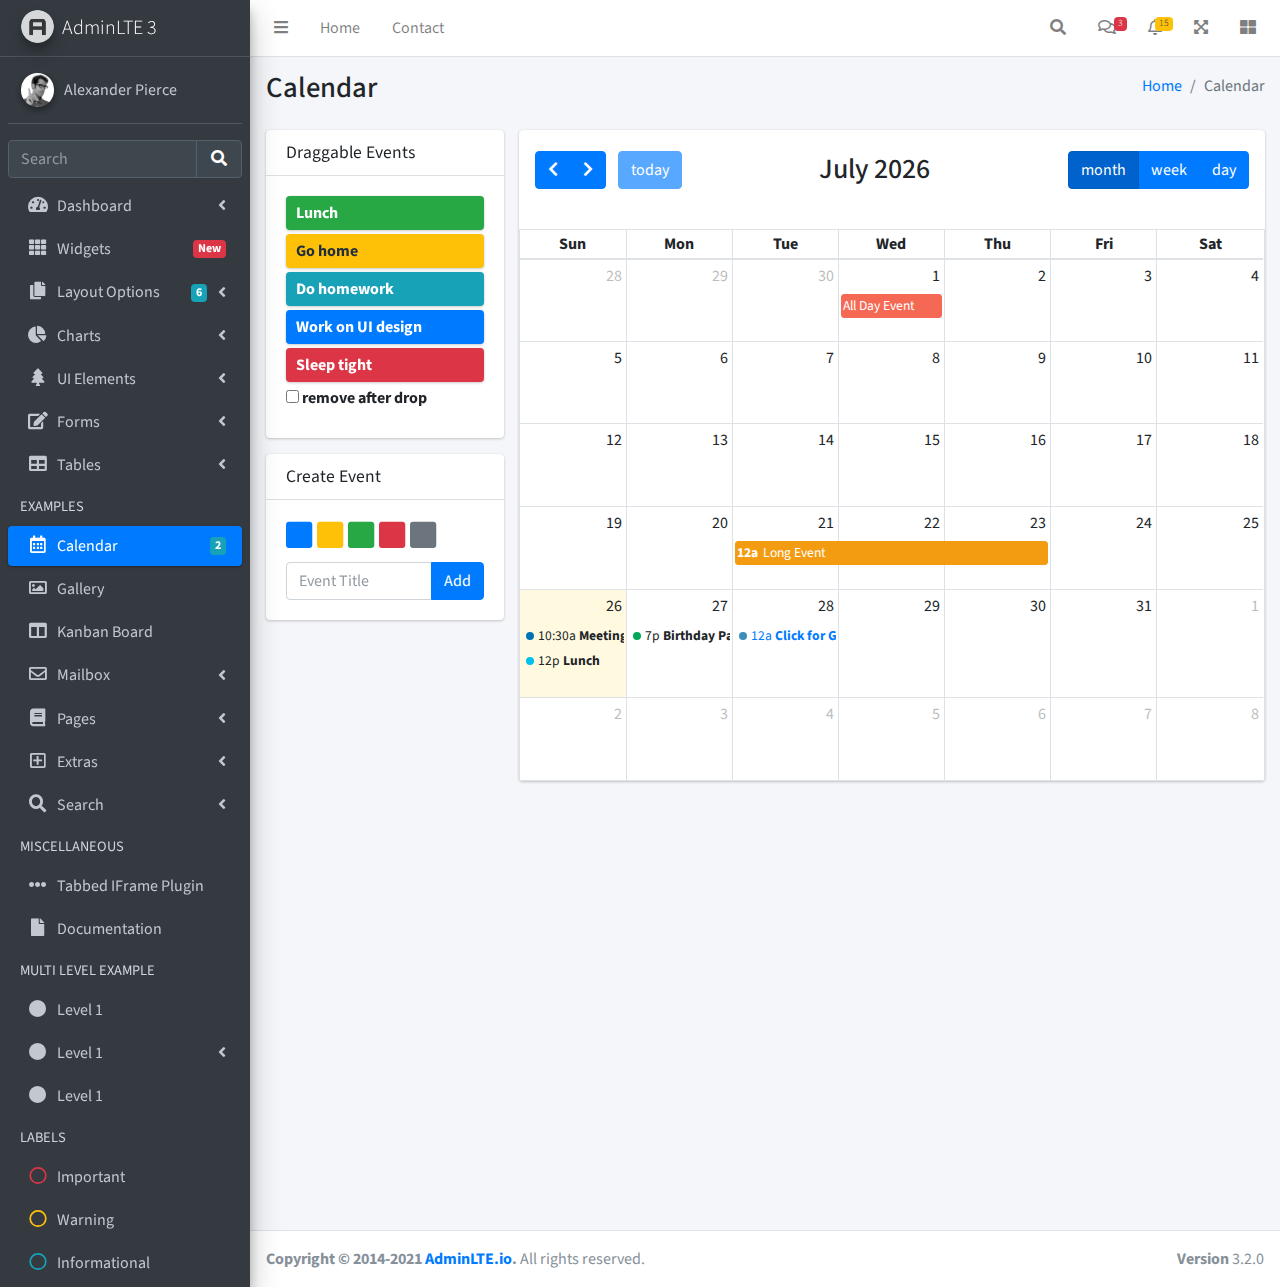
<file: assets/pages/calendar.html>
<!DOCTYPE html>
<html lang="en">
<head>
  <meta charset="utf-8">
  <meta name="viewport" content="width=device-width, initial-scale=1">
  <title>AdminLTE 3 | Calendar</title>

  <!-- Google Font: Source Sans Pro -->
  <link rel="stylesheet" href="https://fonts.googleapis.com/css?family=Source+Sans+Pro:300,400,400i,700&display=fallback">
  <!-- Font Awesome -->
  <link rel="stylesheet" href="../plugins/fontawesome-free/css/all.min.css">
  <!-- fullCalendar -->
  <link rel="stylesheet" href="../plugins/fullcalendar/main.css">
  <!-- Theme style -->
  <link rel="stylesheet" href="../dist/css/adminlte.min.css">
</head>
<body class="hold-transition sidebar-mini">
<div class="wrapper">
  <!-- Navbar -->
  <nav class="main-header navbar navbar-expand navbar-white navbar-light">
    <!-- Left navbar links -->
    <ul class="navbar-nav">
      <li class="nav-item">
        <a class="nav-link" data-widget="pushmenu" href="#" role="button"><i class="fas fa-bars"></i></a>
      </li>
      <li class="nav-item d-none d-sm-inline-block">
        <a href="../index3.html" class="nav-link">Home</a>
      </li>
      <li class="nav-item d-none d-sm-inline-block">
        <a href="#" class="nav-link">Contact</a>
      </li>
    </ul>

    <!-- Right navbar links -->
    <ul class="navbar-nav ml-auto">
      <!-- Navbar Search -->
      <li class="nav-item">
        <a class="nav-link" data-widget="navbar-search" href="#" role="button">
          <i class="fas fa-search"></i>
        </a>
        <div class="navbar-search-block">
          <form class="form-inline">
            <div class="input-group input-group-sm">
              <input class="form-control form-control-navbar" type="search" placeholder="Search" aria-label="Search">
              <div class="input-group-append">
                <button class="btn btn-navbar" type="submit">
                  <i class="fas fa-search"></i>
                </button>
                <button class="btn btn-navbar" type="button" data-widget="navbar-search">
                  <i class="fas fa-times"></i>
                </button>
              </div>
            </div>
          </form>
        </div>
      </li>

      <!-- Messages Dropdown Menu -->
      <li class="nav-item dropdown">
        <a class="nav-link" data-toggle="dropdown" href="#">
          <i class="far fa-comments"></i>
          <span class="badge badge-danger navbar-badge">3</span>
        </a>
        <div class="dropdown-menu dropdown-menu-lg dropdown-menu-right">
          <a href="#" class="dropdown-item">
            <!-- Message Start -->
            <div class="media">
              <img src="../dist/img/user1-128x128.jpg" alt="User Avatar" class="img-size-50 mr-3 img-circle">
              <div class="media-body">
                <h3 class="dropdown-item-title">
                  Brad Diesel
                  <span class="float-right text-sm text-danger"><i class="fas fa-star"></i></span>
                </h3>
                <p class="text-sm">Call me whenever you can...</p>
                <p class="text-sm text-muted"><i class="far fa-clock mr-1"></i> 4 Hours Ago</p>
              </div>
            </div>
            <!-- Message End -->
          </a>
          <div class="dropdown-divider"></div>
          <a href="#" class="dropdown-item">
            <!-- Message Start -->
            <div class="media">
              <img src="../dist/img/user8-128x128.jpg" alt="User Avatar" class="img-size-50 img-circle mr-3">
              <div class="media-body">
                <h3 class="dropdown-item-title">
                  John Pierce
                  <span class="float-right text-sm text-muted"><i class="fas fa-star"></i></span>
                </h3>
                <p class="text-sm">I got your message bro</p>
                <p class="text-sm text-muted"><i class="far fa-clock mr-1"></i> 4 Hours Ago</p>
              </div>
            </div>
            <!-- Message End -->
          </a>
          <div class="dropdown-divider"></div>
          <a href="#" class="dropdown-item">
            <!-- Message Start -->
            <div class="media">
              <img src="../dist/img/user3-128x128.jpg" alt="User Avatar" class="img-size-50 img-circle mr-3">
              <div class="media-body">
                <h3 class="dropdown-item-title">
                  Nora Silvester
                  <span class="float-right text-sm text-warning"><i class="fas fa-star"></i></span>
                </h3>
                <p class="text-sm">The subject goes here</p>
                <p class="text-sm text-muted"><i class="far fa-clock mr-1"></i> 4 Hours Ago</p>
              </div>
            </div>
            <!-- Message End -->
          </a>
          <div class="dropdown-divider"></div>
          <a href="#" class="dropdown-item dropdown-footer">See All Messages</a>
        </div>
      </li>
      <!-- Notifications Dropdown Menu -->
      <li class="nav-item dropdown">
        <a class="nav-link" data-toggle="dropdown" href="#">
          <i class="far fa-bell"></i>
          <span class="badge badge-warning navbar-badge">15</span>
        </a>
        <div class="dropdown-menu dropdown-menu-lg dropdown-menu-right">
          <span class="dropdown-item dropdown-header">15 Notifications</span>
          <div class="dropdown-divider"></div>
          <a href="#" class="dropdown-item">
            <i class="fas fa-envelope mr-2"></i> 4 new messages
            <span class="float-right text-muted text-sm">3 mins</span>
          </a>
          <div class="dropdown-divider"></div>
          <a href="#" class="dropdown-item">
            <i class="fas fa-users mr-2"></i> 8 friend requests
            <span class="float-right text-muted text-sm">12 hours</span>
          </a>
          <div class="dropdown-divider"></div>
          <a href="#" class="dropdown-item">
            <i class="fas fa-file mr-2"></i> 3 new reports
            <span class="float-right text-muted text-sm">2 days</span>
          </a>
          <div class="dropdown-divider"></div>
          <a href="#" class="dropdown-item dropdown-footer">See All Notifications</a>
        </div>
      </li>
      <li class="nav-item">
        <a class="nav-link" data-widget="fullscreen" href="#" role="button">
          <i class="fas fa-expand-arrows-alt"></i>
        </a>
      </li>
      <li class="nav-item">
        <a class="nav-link" data-widget="control-sidebar" data-slide="true" href="#" role="button">
          <i class="fas fa-th-large"></i>
        </a>
      </li>
    </ul>
  </nav>
  <!-- /.navbar -->

  <!-- Main Sidebar Container -->
  <aside class="main-sidebar sidebar-dark-primary elevation-4">
    <!-- Brand Logo -->
    <a href="../index3.html" class="brand-link">
      <img src="../dist/img/AdminLTELogo.png" alt="AdminLTE Logo" class="brand-image img-circle elevation-3" style="opacity: .8">
      <span class="brand-text font-weight-light">AdminLTE 3</span>
    </a>

    <!-- Sidebar -->
    <div class="sidebar">
      <!-- Sidebar user panel (optional) -->
      <div class="user-panel mt-3 pb-3 mb-3 d-flex">
        <div class="image">
          <img src="../dist/img/user2-160x160.jpg" class="img-circle elevation-2" alt="User Image">
        </div>
        <div class="info">
          <a href="#" class="d-block">Alexander Pierce</a>
        </div>
      </div>

      <!-- SidebarSearch Form -->
      <div class="form-inline">
        <div class="input-group" data-widget="sidebar-search">
          <input class="form-control form-control-sidebar" type="search" placeholder="Search" aria-label="Search">
          <div class="input-group-append">
            <button class="btn btn-sidebar">
              <i class="fas fa-search fa-fw"></i>
            </button>
          </div>
        </div>
      </div>

      <!-- Sidebar Menu -->
      <nav class="mt-2">
        <ul class="nav nav-pills nav-sidebar flex-column" data-widget="treeview" role="menu" data-accordion="false">
          <!-- Add icons to the links using the .nav-icon class
               with font-awesome or any other icon font library -->
          <li class="nav-item">
            <a href="#" class="nav-link">
              <i class="nav-icon fas fa-tachometer-alt"></i>
              <p>
                Dashboard
                <i class="right fas fa-angle-left"></i>
              </p>
            </a>
            <ul class="nav nav-treeview">
              <li class="nav-item">
                <a href="../index.html" class="nav-link">
                  <i class="far fa-circle nav-icon"></i>
                  <p>Dashboard v1</p>
                </a>
              </li>
              <li class="nav-item">
                <a href="../index2.html" class="nav-link">
                  <i class="far fa-circle nav-icon"></i>
                  <p>Dashboard v2</p>
                </a>
              </li>
              <li class="nav-item">
                <a href="../index3.html" class="nav-link">
                  <i class="far fa-circle nav-icon"></i>
                  <p>Dashboard v3</p>
                </a>
              </li>
            </ul>
          </li>
          <li class="nav-item">
            <a href="widgets.html" class="nav-link">
              <i class="nav-icon fas fa-th"></i>
              <p>
                Widgets
                <span class="right badge badge-danger">New</span>
              </p>
            </a>
          </li>
          <li class="nav-item">
            <a href="#" class="nav-link">
              <i class="nav-icon fas fa-copy"></i>
              <p>
                Layout Options
                <i class="fas fa-angle-left right"></i>
                <span class="badge badge-info right">6</span>
              </p>
            </a>
            <ul class="nav nav-treeview">
              <li class="nav-item">
                <a href="layout/top-nav.html" class="nav-link">
                  <i class="far fa-circle nav-icon"></i>
                  <p>Top Navigation</p>
                </a>
              </li>
              <li class="nav-item">
                <a href="layout/top-nav-sidebar.html" class="nav-link">
                  <i class="far fa-circle nav-icon"></i>
                  <p>Top Navigation + Sidebar</p>
                </a>
              </li>
              <li class="nav-item">
                <a href="layout/boxed.html" class="nav-link">
                  <i class="far fa-circle nav-icon"></i>
                  <p>Boxed</p>
                </a>
              </li>
              <li class="nav-item">
                <a href="layout/fixed-sidebar.html" class="nav-link">
                  <i class="far fa-circle nav-icon"></i>
                  <p>Fixed Sidebar</p>
                </a>
              </li>
              <li class="nav-item">
                <a href="layout/fixed-sidebar-custom.html" class="nav-link">
                  <i class="far fa-circle nav-icon"></i>
                  <p>Fixed Sidebar <small>+ Custom Area</small></p>
                </a>
              </li>
              <li class="nav-item">
                <a href="layout/fixed-topnav.html" class="nav-link">
                  <i class="far fa-circle nav-icon"></i>
                  <p>Fixed Navbar</p>
                </a>
              </li>
              <li class="nav-item">
                <a href="layout/fixed-footer.html" class="nav-link">
                  <i class="far fa-circle nav-icon"></i>
                  <p>Fixed Footer</p>
                </a>
              </li>
              <li class="nav-item">
                <a href="layout/collapsed-sidebar.html" class="nav-link">
                  <i class="far fa-circle nav-icon"></i>
                  <p>Collapsed Sidebar</p>
                </a>
              </li>
            </ul>
          </li>
          <li class="nav-item">
            <a href="#" class="nav-link">
              <i class="nav-icon fas fa-chart-pie"></i>
              <p>
                Charts
                <i class="right fas fa-angle-left"></i>
              </p>
            </a>
            <ul class="nav nav-treeview">
              <li class="nav-item">
                <a href="charts/chartjs.html" class="nav-link">
                  <i class="far fa-circle nav-icon"></i>
                  <p>ChartJS</p>
                </a>
              </li>
              <li class="nav-item">
                <a href="charts/flot.html" class="nav-link">
                  <i class="far fa-circle nav-icon"></i>
                  <p>Flot</p>
                </a>
              </li>
              <li class="nav-item">
                <a href="charts/inline.html" class="nav-link">
                  <i class="far fa-circle nav-icon"></i>
                  <p>Inline</p>
                </a>
              </li>
              <li class="nav-item">
                <a href="charts/uplot.html" class="nav-link">
                  <i class="far fa-circle nav-icon"></i>
                  <p>uPlot</p>
                </a>
              </li>
            </ul>
          </li>
          <li class="nav-item">
            <a href="#" class="nav-link">
              <i class="nav-icon fas fa-tree"></i>
              <p>
                UI Elements
                <i class="fas fa-angle-left right"></i>
              </p>
            </a>
            <ul class="nav nav-treeview">
              <li class="nav-item">
                <a href="UI/general.html" class="nav-link">
                  <i class="far fa-circle nav-icon"></i>
                  <p>General</p>
                </a>
              </li>
              <li class="nav-item">
                <a href="UI/icons.html" class="nav-link">
                  <i class="far fa-circle nav-icon"></i>
                  <p>Icons</p>
                </a>
              </li>
              <li class="nav-item">
                <a href="UI/buttons.html" class="nav-link">
                  <i class="far fa-circle nav-icon"></i>
                  <p>Buttons</p>
                </a>
              </li>
              <li class="nav-item">
                <a href="UI/sliders.html" class="nav-link">
                  <i class="far fa-circle nav-icon"></i>
                  <p>Sliders</p>
                </a>
              </li>
              <li class="nav-item">
                <a href="UI/modals.html" class="nav-link">
                  <i class="far fa-circle nav-icon"></i>
                  <p>Modals & Alerts</p>
                </a>
              </li>
              <li class="nav-item">
                <a href="UI/navbar.html" class="nav-link">
                  <i class="far fa-circle nav-icon"></i>
                  <p>Navbar & Tabs</p>
                </a>
              </li>
              <li class="nav-item">
                <a href="UI/timeline.html" class="nav-link">
                  <i class="far fa-circle nav-icon"></i>
                  <p>Timeline</p>
                </a>
              </li>
              <li class="nav-item">
                <a href="UI/ribbons.html" class="nav-link">
                  <i class="far fa-circle nav-icon"></i>
                  <p>Ribbons</p>
                </a>
              </li>
            </ul>
          </li>
          <li class="nav-item">
            <a href="#" class="nav-link">
              <i class="nav-icon fas fa-edit"></i>
              <p>
                Forms
                <i class="fas fa-angle-left right"></i>
              </p>
            </a>
            <ul class="nav nav-treeview">
              <li class="nav-item">
                <a href="forms/general.html" class="nav-link">
                  <i class="far fa-circle nav-icon"></i>
                  <p>General Elements</p>
                </a>
              </li>
              <li class="nav-item">
                <a href="forms/advanced.html" class="nav-link">
                  <i class="far fa-circle nav-icon"></i>
                  <p>Advanced Elements</p>
                </a>
              </li>
              <li class="nav-item">
                <a href="forms/editors.html" class="nav-link">
                  <i class="far fa-circle nav-icon"></i>
                  <p>Editors</p>
                </a>
              </li>
              <li class="nav-item">
                <a href="forms/validation.html" class="nav-link">
                  <i class="far fa-circle nav-icon"></i>
                  <p>Validation</p>
                </a>
              </li>
            </ul>
          </li>
          <li class="nav-item">
            <a href="#" class="nav-link">
              <i class="nav-icon fas fa-table"></i>
              <p>
                Tables
                <i class="fas fa-angle-left right"></i>
              </p>
            </a>
            <ul class="nav nav-treeview">
              <li class="nav-item">
                <a href="tables/simple.html" class="nav-link">
                  <i class="far fa-circle nav-icon"></i>
                  <p>Simple Tables</p>
                </a>
              </li>
              <li class="nav-item">
                <a href="tables/data.html" class="nav-link">
                  <i class="far fa-circle nav-icon"></i>
                  <p>DataTables</p>
                </a>
              </li>
              <li class="nav-item">
                <a href="tables/jsgrid.html" class="nav-link">
                  <i class="far fa-circle nav-icon"></i>
                  <p>jsGrid</p>
                </a>
              </li>
            </ul>
          </li>
          <li class="nav-header">EXAMPLES</li>
          <li class="nav-item">
            <a href="calendar.html" class="nav-link active">
              <i class="nav-icon far fa-calendar-alt"></i>
              <p>
                Calendar
                <span class="badge badge-info right">2</span>
              </p>
            </a>
          </li>
          <li class="nav-item">
            <a href="gallery.html" class="nav-link">
              <i class="nav-icon far fa-image"></i>
              <p>
                Gallery
              </p>
            </a>
          </li>
          <li class="nav-item">
            <a href="kanban.html" class="nav-link">
              <i class="nav-icon fas fa-columns"></i>
              <p>
                Kanban Board
              </p>
            </a>
          </li>
          <li class="nav-item">
            <a href="#" class="nav-link">
              <i class="nav-icon far fa-envelope"></i>
              <p>
                Mailbox
                <i class="fas fa-angle-left right"></i>
              </p>
            </a>
            <ul class="nav nav-treeview">
              <li class="nav-item">
                <a href="mailbox/mailbox.html" class="nav-link">
                  <i class="far fa-circle nav-icon"></i>
                  <p>Inbox</p>
                </a>
              </li>
              <li class="nav-item">
                <a href="mailbox/compose.html" class="nav-link">
                  <i class="far fa-circle nav-icon"></i>
                  <p>Compose</p>
                </a>
              </li>
              <li class="nav-item">
                <a href="mailbox/read-mail.html" class="nav-link">
                  <i class="far fa-circle nav-icon"></i>
                  <p>Read</p>
                </a>
              </li>
            </ul>
          </li>
          <li class="nav-item">
            <a href="#" class="nav-link">
              <i class="nav-icon fas fa-book"></i>
              <p>
                Pages
                <i class="fas fa-angle-left right"></i>
              </p>
            </a>
            <ul class="nav nav-treeview">
              <li class="nav-item">
                <a href="examples/invoice.html" class="nav-link">
                  <i class="far fa-circle nav-icon"></i>
                  <p>Invoice</p>
                </a>
              </li>
              <li class="nav-item">
                <a href="examples/profile.html" class="nav-link">
                  <i class="far fa-circle nav-icon"></i>
                  <p>Profile</p>
                </a>
              </li>
              <li class="nav-item">
                <a href="examples/e-commerce.html" class="nav-link">
                  <i class="far fa-circle nav-icon"></i>
                  <p>E-commerce</p>
                </a>
              </li>
              <li class="nav-item">
                <a href="examples/projects.html" class="nav-link">
                  <i class="far fa-circle nav-icon"></i>
                  <p>Projects</p>
                </a>
              </li>
              <li class="nav-item">
                <a href="examples/project-add.html" class="nav-link">
                  <i class="far fa-circle nav-icon"></i>
                  <p>Project Add</p>
                </a>
              </li>
              <li class="nav-item">
                <a href="examples/project-edit.html" class="nav-link">
                  <i class="far fa-circle nav-icon"></i>
                  <p>Project Edit</p>
                </a>
              </li>
              <li class="nav-item">
                <a href="examples/project-detail.html" class="nav-link">
                  <i class="far fa-circle nav-icon"></i>
                  <p>Project Detail</p>
                </a>
              </li>
              <li class="nav-item">
                <a href="examples/contacts.html" class="nav-link">
                  <i class="far fa-circle nav-icon"></i>
                  <p>Contacts</p>
                </a>
              </li>
              <li class="nav-item">
                <a href="examples/faq.html" class="nav-link">
                  <i class="far fa-circle nav-icon"></i>
                  <p>FAQ</p>
                </a>
              </li>
              <li class="nav-item">
                <a href="examples/contact-us.html" class="nav-link">
                  <i class="far fa-circle nav-icon"></i>
                  <p>Contact us</p>
                </a>
              </li>
            </ul>
          </li>
          <li class="nav-item">
            <a href="#" class="nav-link">
              <i class="nav-icon far fa-plus-square"></i>
              <p>
                Extras
                <i class="fas fa-angle-left right"></i>
              </p>
            </a>
            <ul class="nav nav-treeview">
              <li class="nav-item">
                <a href="#" class="nav-link">
                  <i class="far fa-circle nav-icon"></i>
                  <p>
                    Login & Register v1
                    <i class="fas fa-angle-left right"></i>
                  </p>
                </a>
                <ul class="nav nav-treeview">
                  <li class="nav-item">
                    <a href="examples/login.html" class="nav-link">
                      <i class="far fa-circle nav-icon"></i>
                      <p>Login v1</p>
                    </a>
                  </li>
                  <li class="nav-item">
                    <a href="examples/register.html" class="nav-link">
                      <i class="far fa-circle nav-icon"></i>
                      <p>Register v1</p>
                    </a>
                  </li>
                  <li class="nav-item">
                    <a href="examples/forgot-password.html" class="nav-link">
                      <i class="far fa-circle nav-icon"></i>
                      <p>Forgot Password v1</p>
                    </a>
                  </li>
                  <li class="nav-item">
                    <a href="examples/recover-password.html" class="nav-link">
                      <i class="far fa-circle nav-icon"></i>
                      <p>Recover Password v1</p>
                    </a>
                  </li>
                </ul>
              </li>
              <li class="nav-item">
                <a href="#" class="nav-link">
                  <i class="far fa-circle nav-icon"></i>
                  <p>
                    Login & Register v2
                    <i class="fas fa-angle-left right"></i>
                  </p>
                </a>
                <ul class="nav nav-treeview">
                  <li class="nav-item">
                    <a href="examples/login-v2.html" class="nav-link">
                      <i class="far fa-circle nav-icon"></i>
                      <p>Login v2</p>
                    </a>
                  </li>
                  <li class="nav-item">
                    <a href="examples/register-v2.html" class="nav-link">
                      <i class="far fa-circle nav-icon"></i>
                      <p>Register v2</p>
                    </a>
                  </li>
                  <li class="nav-item">
                    <a href="examples/forgot-password-v2.html" class="nav-link">
                      <i class="far fa-circle nav-icon"></i>
                      <p>Forgot Password v2</p>
                    </a>
                  </li>
                  <li class="nav-item">
                    <a href="examples/recover-password-v2.html" class="nav-link">
                      <i class="far fa-circle nav-icon"></i>
                      <p>Recover Password v2</p>
                    </a>
                  </li>
                </ul>
              </li>
              <li class="nav-item">
                <a href="examples/lockscreen.html" class="nav-link">
                  <i class="far fa-circle nav-icon"></i>
                  <p>Lockscreen</p>
                </a>
              </li>
              <li class="nav-item">
                <a href="examples/legacy-user-menu.html" class="nav-link">
                  <i class="far fa-circle nav-icon"></i>
                  <p>Legacy User Menu</p>
                </a>
              </li>
              <li class="nav-item">
                <a href="examples/language-menu.html" class="nav-link">
                  <i class="far fa-circle nav-icon"></i>
                  <p>Language Menu</p>
                </a>
              </li>
              <li class="nav-item">
                <a href="examples/404.html" class="nav-link">
                  <i class="far fa-circle nav-icon"></i>
                  <p>Error 404</p>
                </a>
              </li>
              <li class="nav-item">
                <a href="examples/500.html" class="nav-link">
                  <i class="far fa-circle nav-icon"></i>
                  <p>Error 500</p>
                </a>
              </li>
              <li class="nav-item">
                <a href="examples/pace.html" class="nav-link">
                  <i class="far fa-circle nav-icon"></i>
                  <p>Pace</p>
                </a>
              </li>
              <li class="nav-item">
                <a href="examples/blank.html" class="nav-link">
                  <i class="far fa-circle nav-icon"></i>
                  <p>Blank Page</p>
                </a>
              </li>
              <li class="nav-item">
                <a href="../starter.html" class="nav-link">
                  <i class="far fa-circle nav-icon"></i>
                  <p>Starter Page</p>
                </a>
              </li>
            </ul>
          </li>
          <li class="nav-item">
            <a href="#" class="nav-link">
              <i class="nav-icon fas fa-search"></i>
              <p>
                Search
                <i class="fas fa-angle-left right"></i>
              </p>
            </a>
            <ul class="nav nav-treeview">
              <li class="nav-item">
                <a href="search/simple.html" class="nav-link">
                  <i class="far fa-circle nav-icon"></i>
                  <p>Simple Search</p>
                </a>
              </li>
              <li class="nav-item">
                <a href="search/enhanced.html" class="nav-link">
                  <i class="far fa-circle nav-icon"></i>
                  <p>Enhanced</p>
                </a>
              </li>
            </ul>
          </li>
          <li class="nav-header">MISCELLANEOUS</li>
          <li class="nav-item">
            <a href="../iframe.html" class="nav-link">
              <i class="nav-icon fas fa-ellipsis-h"></i>
              <p>Tabbed IFrame Plugin</p>
            </a>
          </li>
          <li class="nav-item">
            <a href="https://adminlte.io/docs/3.1/" class="nav-link">
              <i class="nav-icon fas fa-file"></i>
              <p>Documentation</p>
            </a>
          </li>
          <li class="nav-header">MULTI LEVEL EXAMPLE</li>
          <li class="nav-item">
            <a href="#" class="nav-link">
              <i class="fas fa-circle nav-icon"></i>
              <p>Level 1</p>
            </a>
          </li>
          <li class="nav-item">
            <a href="#" class="nav-link">
              <i class="nav-icon fas fa-circle"></i>
              <p>
                Level 1
                <i class="right fas fa-angle-left"></i>
              </p>
            </a>
            <ul class="nav nav-treeview">
              <li class="nav-item">
                <a href="#" class="nav-link">
                  <i class="far fa-circle nav-icon"></i>
                  <p>Level 2</p>
                </a>
              </li>
              <li class="nav-item">
                <a href="#" class="nav-link">
                  <i class="far fa-circle nav-icon"></i>
                  <p>
                    Level 2
                    <i class="right fas fa-angle-left"></i>
                  </p>
                </a>
                <ul class="nav nav-treeview">
                  <li class="nav-item">
                    <a href="#" class="nav-link">
                      <i class="far fa-dot-circle nav-icon"></i>
                      <p>Level 3</p>
                    </a>
                  </li>
                  <li class="nav-item">
                    <a href="#" class="nav-link">
                      <i class="far fa-dot-circle nav-icon"></i>
                      <p>Level 3</p>
                    </a>
                  </li>
                  <li class="nav-item">
                    <a href="#" class="nav-link">
                      <i class="far fa-dot-circle nav-icon"></i>
                      <p>Level 3</p>
                    </a>
                  </li>
                </ul>
              </li>
              <li class="nav-item">
                <a href="#" class="nav-link">
                  <i class="far fa-circle nav-icon"></i>
                  <p>Level 2</p>
                </a>
              </li>
            </ul>
          </li>
          <li class="nav-item">
            <a href="#" class="nav-link">
              <i class="fas fa-circle nav-icon"></i>
              <p>Level 1</p>
            </a>
          </li>
          <li class="nav-header">LABELS</li>
          <li class="nav-item">
            <a href="#" class="nav-link">
              <i class="nav-icon far fa-circle text-danger"></i>
              <p class="text">Important</p>
            </a>
          </li>
          <li class="nav-item">
            <a href="#" class="nav-link">
              <i class="nav-icon far fa-circle text-warning"></i>
              <p>Warning</p>
            </a>
          </li>
          <li class="nav-item">
            <a href="#" class="nav-link">
              <i class="nav-icon far fa-circle text-info"></i>
              <p>Informational</p>
            </a>
          </li>
        </ul>
      </nav>
      <!-- /.sidebar-menu -->
    </div>
    <!-- /.sidebar -->
  </aside>

  <!-- Content Wrapper. Contains page content -->
  <div class="content-wrapper">
    <!-- Content Header (Page header) -->
    <section class="content-header">
      <div class="container-fluid">
        <div class="row mb-2">
          <div class="col-sm-6">
            <h1>Calendar</h1>
          </div>
          <div class="col-sm-6">
            <ol class="breadcrumb float-sm-right">
              <li class="breadcrumb-item"><a href="#">Home</a></li>
              <li class="breadcrumb-item active">Calendar</li>
            </ol>
          </div>
        </div>
      </div><!-- /.container-fluid -->
    </section>

    <!-- Main content -->
    <section class="content">
      <div class="container-fluid">
        <div class="row">
          <div class="col-md-3">
            <div class="sticky-top mb-3">
              <div class="card">
                <div class="card-header">
                  <h4 class="card-title">Draggable Events</h4>
                </div>
                <div class="card-body">
                  <!-- the events -->
                  <div id="external-events">
                    <div class="external-event bg-success">Lunch</div>
                    <div class="external-event bg-warning">Go home</div>
                    <div class="external-event bg-info">Do homework</div>
                    <div class="external-event bg-primary">Work on UI design</div>
                    <div class="external-event bg-danger">Sleep tight</div>
                    <div class="checkbox">
                      <label for="drop-remove">
                        <input type="checkbox" id="drop-remove">
                        remove after drop
                      </label>
                    </div>
                  </div>
                </div>
                <!-- /.card-body -->
              </div>
              <!-- /.card -->
              <div class="card">
                <div class="card-header">
                  <h3 class="card-title">Create Event</h3>
                </div>
                <div class="card-body">
                  <div class="btn-group" style="width: 100%; margin-bottom: 10px;">
                    <ul class="fc-color-picker" id="color-chooser">
                      <li><a class="text-primary" href="#"><i class="fas fa-square"></i></a></li>
                      <li><a class="text-warning" href="#"><i class="fas fa-square"></i></a></li>
                      <li><a class="text-success" href="#"><i class="fas fa-square"></i></a></li>
                      <li><a class="text-danger" href="#"><i class="fas fa-square"></i></a></li>
                      <li><a class="text-muted" href="#"><i class="fas fa-square"></i></a></li>
                    </ul>
                  </div>
                  <!-- /btn-group -->
                  <div class="input-group">
                    <input id="new-event" type="text" class="form-control" placeholder="Event Title">

                    <div class="input-group-append">
                      <button id="add-new-event" type="button" class="btn btn-primary">Add</button>
                    </div>
                    <!-- /btn-group -->
                  </div>
                  <!-- /input-group -->
                </div>
              </div>
            </div>
          </div>
          <!-- /.col -->
          <div class="col-md-9">
            <div class="card card-primary">
              <div class="card-body p-0">
                <!-- THE CALENDAR -->
                <div id="calendar"></div>
              </div>
              <!-- /.card-body -->
            </div>
            <!-- /.card -->
          </div>
          <!-- /.col -->
        </div>
        <!-- /.row -->
      </div><!-- /.container-fluid -->
    </section>
    <!-- /.content -->
  </div>
  <!-- /.content-wrapper -->

  <footer class="main-footer">
    <div class="float-right d-none d-sm-block">
      <b>Version</b> 3.2.0
    </div>
    <strong>Copyright &copy; 2014-2021 <a href="https://adminlte.io">AdminLTE.io</a>.</strong> All rights reserved.
  </footer>

  <!-- Control Sidebar -->
  <aside class="control-sidebar control-sidebar-dark">
    <!-- Control sidebar content goes here -->
  </aside>
  <!-- /.control-sidebar -->
</div>
<!-- ./wrapper -->

<!-- jQuery -->
<script src="../plugins/jquery/jquery.min.js"></script>
<!-- Bootstrap -->
<script src="../plugins/bootstrap/js/bootstrap.bundle.min.js"></script>
<!-- jQuery UI -->
<script src="../plugins/jquery-ui/jquery-ui.min.js"></script>
<!-- AdminLTE App -->
<script src="../dist/js/adminlte.min.js"></script>
<!-- fullCalendar 2.2.5 -->
<script src="../plugins/moment/moment.min.js"></script>
<script src="../plugins/fullcalendar/main.js"></script>
<!-- AdminLTE for demo purposes -->
<script src="../dist/js/demo.js"></script>
<!-- Page specific script -->
<script>
  $(function () {

    /* initialize the external events
     -----------------------------------------------------------------*/
    function ini_events(ele) {
      ele.each(function () {

        // create an Event Object (https://fullcalendar.io/docs/event-object)
        // it doesn't need to have a start or end
        var eventObject = {
          title: $.trim($(this).text()) // use the element's text as the event title
        }

        // store the Event Object in the DOM element so we can get to it later
        $(this).data('eventObject', eventObject)

        // make the event draggable using jQuery UI
        $(this).draggable({
          zIndex        : 1070,
          revert        : true, // will cause the event to go back to its
          revertDuration: 0  //  original position after the drag
        })

      })
    }

    ini_events($('#external-events div.external-event'))

    /* initialize the calendar
     -----------------------------------------------------------------*/
    //Date for the calendar events (dummy data)
    var date = new Date()
    var d    = date.getDate(),
        m    = date.getMonth(),
        y    = date.getFullYear()

    var Calendar = FullCalendar.Calendar;
    var Draggable = FullCalendar.Draggable;

    var containerEl = document.getElementById('external-events');
    var checkbox = document.getElementById('drop-remove');
    var calendarEl = document.getElementById('calendar');

    // initialize the external events
    // -----------------------------------------------------------------

    new Draggable(containerEl, {
      itemSelector: '.external-event',
      eventData: function(eventEl) {
        return {
          title: eventEl.innerText,
          backgroundColor: window.getComputedStyle( eventEl ,null).getPropertyValue('background-color'),
          borderColor: window.getComputedStyle( eventEl ,null).getPropertyValue('background-color'),
          textColor: window.getComputedStyle( eventEl ,null).getPropertyValue('color'),
        };
      }
    });

    var calendar = new Calendar(calendarEl, {
      headerToolbar: {
        left  : 'prev,next today',
        center: 'title',
        right : 'dayGridMonth,timeGridWeek,timeGridDay'
      },
      themeSystem: 'bootstrap',
      //Random default events
      events: [
        {
          title          : 'All Day Event',
          start          : new Date(y, m, 1),
          backgroundColor: '#f56954', //red
          borderColor    : '#f56954', //red
          allDay         : true
        },
        {
          title          : 'Long Event',
          start          : new Date(y, m, d - 5),
          end            : new Date(y, m, d - 2),
          backgroundColor: '#f39c12', //yellow
          borderColor    : '#f39c12' //yellow
        },
        {
          title          : 'Meeting',
          start          : new Date(y, m, d, 10, 30),
          allDay         : false,
          backgroundColor: '#0073b7', //Blue
          borderColor    : '#0073b7' //Blue
        },
        {
          title          : 'Lunch',
          start          : new Date(y, m, d, 12, 0),
          end            : new Date(y, m, d, 14, 0),
          allDay         : false,
          backgroundColor: '#00c0ef', //Info (aqua)
          borderColor    : '#00c0ef' //Info (aqua)
        },
        {
          title          : 'Birthday Party',
          start          : new Date(y, m, d + 1, 19, 0),
          end            : new Date(y, m, d + 1, 22, 30),
          allDay         : false,
          backgroundColor: '#00a65a', //Success (green)
          borderColor    : '#00a65a' //Success (green)
        },
        {
          title          : 'Click for Google',
          start          : new Date(y, m, 28),
          end            : new Date(y, m, 29),
          url            : 'https://www.google.com/',
          backgroundColor: '#3c8dbc', //Primary (light-blue)
          borderColor    : '#3c8dbc' //Primary (light-blue)
        }
      ],
      editable  : true,
      droppable : true, // this allows things to be dropped onto the calendar !!!
      drop      : function(info) {
        // is the "remove after drop" checkbox checked?
        if (checkbox.checked) {
          // if so, remove the element from the "Draggable Events" list
          info.draggedEl.parentNode.removeChild(info.draggedEl);
        }
      }
    });

    calendar.render();
    // $('#calendar').fullCalendar()

    /* ADDING EVENTS */
    var currColor = '#3c8dbc' //Red by default
    // Color chooser button
    $('#color-chooser > li > a').click(function (e) {
      e.preventDefault()
      // Save color
      currColor = $(this).css('color')
      // Add color effect to button
      $('#add-new-event').css({
        'background-color': currColor,
        'border-color'    : currColor
      })
    })
    $('#add-new-event').click(function (e) {
      e.preventDefault()
      // Get value and make sure it is not null
      var val = $('#new-event').val()
      if (val.length == 0) {
        return
      }

      // Create events
      var event = $('<div />')
      event.css({
        'background-color': currColor,
        'border-color'    : currColor,
        'color'           : '#fff'
      }).addClass('external-event')
      event.text(val)
      $('#external-events').prepend(event)

      // Add draggable funtionality
      ini_events(event)

      // Remove event from text input
      $('#new-event').val('')
    })
  })
</script>
</body>
</html>
</file>
<file: assets/plugins/daterangepicker/daterangepicker.css>
.daterangepicker {
  position: absolute;
  color: inherit;
  background-color: #fff;
  border-radius: 4px;
  border: 1px solid #ddd;
  width: 278px;
  max-width: none;
  padding: 0;
  margin-top: 7px;
  top: 100px;
  left: 20px;
  z-index: 3001;
  display: none;
  font-family: arial;
  font-size: 15px;
  line-height: 1em;
}

.daterangepicker:before, .daterangepicker:after {
  position: absolute;
  display: inline-block;
  border-bottom-color: rgba(0, 0, 0, 0.2);
  content: '';
}

.daterangepicker:before {
  top: -7px;
  border-right: 7px solid transparent;
  border-left: 7px solid transparent;
  border-bottom: 7px solid #ccc;
}

.daterangepicker:after {
  top: -6px;
  border-right: 6px solid transparent;
  border-bottom: 6px solid #fff;
  border-left: 6px solid transparent;
}

.daterangepicker.opensleft:before {
  right: 9px;
}

.daterangepicker.opensleft:after {
  right: 10px;
}

.daterangepicker.openscenter:before {
  left: 0;
  right: 0;
  width: 0;
  margin-left: auto;
  margin-right: auto;
}

.daterangepicker.openscenter:after {
  left: 0;
  right: 0;
  width: 0;
  margin-left: auto;
  margin-right: auto;
}

.daterangepicker.opensright:before {
  left: 9px;
}

.daterangepicker.opensright:after {
  left: 10px;
}

.daterangepicker.drop-up {
  margin-top: -7px;
}

.daterangepicker.drop-up:before {
  top: initial;
  bottom: -7px;
  border-bottom: initial;
  border-top: 7px solid #ccc;
}

.daterangepicker.drop-up:after {
  top: initial;
  bottom: -6px;
  border-bottom: initial;
  border-top: 6px solid #fff;
}

.daterangepicker.single .daterangepicker .ranges, .daterangepicker.single .drp-calendar {
  float: none;
}

.daterangepicker.single .drp-selected {
  display: none;
}

.daterangepicker.show-calendar .drp-calendar {
  display: block;
}

.daterangepicker.show-calendar .drp-buttons {
  display: block;
}

.daterangepicker.auto-apply .drp-buttons {
  display: none;
}

.daterangepicker .drp-calendar {
  display: none;
  max-width: 270px;
}

.daterangepicker .drp-calendar.left {
  padding: 8px 0 8px 8px;
}

.daterangepicker .drp-calendar.right {
  padding: 8px;
}

.daterangepicker .drp-calendar.single .calendar-table {
  border: none;
}

.daterangepicker .calendar-table .next span, .daterangepicker .calendar-table .prev span {
  color: #fff;
  border: solid black;
  border-width: 0 2px 2px 0;
  border-radius: 0;
  display: inline-block;
  padding: 3px;
}

.daterangepicker .calendar-table .next span {
  transform: rotate(-45deg);
  -webkit-transform: rotate(-45deg);
}

.daterangepicker .calendar-table .prev span {
  transform: rotate(135deg);
  -webkit-transform: rotate(135deg);
}

.daterangepicker .calendar-table th, .daterangepicker .calendar-table td {
  white-space: nowrap;
  text-align: center;
  vertical-align: middle;
  min-width: 32px;
  width: 32px;
  height: 24px;
  line-height: 24px;
  font-size: 12px;
  border-radius: 4px;
  border: 1px solid transparent;
  white-space: nowrap;
  cursor: pointer;
}

.daterangepicker .calendar-table {
  border: 1px solid #fff;
  border-radius: 4px;
  background-color: #fff;
}

.daterangepicker .calendar-table table {
  width: 100%;
  margin: 0;
  border-spacing: 0;
  border-collapse: collapse;
}

.daterangepicker td.available:hover, .daterangepicker th.available:hover {
  background-color: #eee;
  border-color: transparent;
  color: inherit;
}

.daterangepicker td.week, .daterangepicker th.week {
  font-size: 80%;
  color: #ccc;
}

.daterangepicker td.off, .daterangepicker td.off.in-range, .daterangepicker td.off.start-date, .daterangepicker td.off.end-date {
  background-color: #fff;
  border-color: transparent;
  color: #999;
}

.daterangepicker td.in-range {
  background-color: #ebf4f8;
  border-color: transparent;
  color: #000;
  border-radius: 0;
}

.daterangepicker td.start-date {
  border-radius: 4px 0 0 4px;
}

.daterangepicker td.end-date {
  border-radius: 0 4px 4px 0;
}

.daterangepicker td.start-date.end-date {
  border-radius: 4px;
}

.daterangepicker td.active, .daterangepicker td.active:hover {
  background-color: #357ebd;
  border-color: transparent;
  color: #fff;
}

.daterangepicker th.month {
  width: auto;
}

.daterangepicker td.disabled, .daterangepicker option.disabled {
  color: #999;
  cursor: not-allowed;
  text-decoration: line-through;
}

.daterangepicker select.monthselect, .daterangepicker select.yearselect {
  font-size: 12px;
  padding: 1px;
  height: auto;
  margin: 0;
  cursor: default;
}

.daterangepicker select.monthselect {
  margin-right: 2%;
  width: 56%;
}

.daterangepicker select.yearselect {
  width: 40%;
}

.daterangepicker select.hourselect, .daterangepicker select.minuteselect, .daterangepicker select.secondselect, .daterangepicker select.ampmselect {
  width: 50px;
  margin: 0 auto;
  background: #eee;
  border: 1px solid #eee;
  padding: 2px;
  outline: 0;
  font-size: 12px;
}

.daterangepicker .calendar-time {
  text-align: center;
  margin: 4px auto 0 auto;
  line-height: 30px;
  position: relative;
}

.daterangepicker .calendar-time select.disabled {
  color: #ccc;
  cursor: not-allowed;
}

.daterangepicker .drp-buttons {
  clear: both;
  text-align: right;
  padding: 8px;
  border-top: 1px solid #ddd;
  display: none;
  line-height: 12px;
  vertical-align: middle;
}

.daterangepicker .drp-selected {
  display: inline-block;
  font-size: 12px;
  padding-right: 8px;
}

.daterangepicker .drp-buttons .btn {
  margin-left: 8px;
  font-size: 12px;
  font-weight: bold;
  padding: 4px 8px;
}

.daterangepicker.show-ranges.single.rtl .drp-calendar.left {
  border-right: 1px solid #ddd;
}

.daterangepicker.show-ranges.single.ltr .drp-calendar.left {
  border-left: 1px solid #ddd;
}

.daterangepicker.show-ranges.rtl .drp-calendar.right {
  border-right: 1px solid #ddd;
}

.daterangepicker.show-ranges.ltr .drp-calendar.left {
  border-left: 1px solid #ddd;
}

.daterangepicker .ranges {
  float: none;
  text-align: left;
  margin: 0;
}

.daterangepicker.show-calendar .ranges {
  margin-top: 8px;
}

.daterangepicker .ranges ul {
  list-style: none;
  margin: 0 auto;
  padding: 0;
  width: 100%;
}

.daterangepicker .ranges li {
  font-size: 12px;
  padding: 8px 12px;
  cursor: pointer;
}

.daterangepicker .ranges li:hover {
  background-color: #eee;
}

.daterangepicker .ranges li.active {
  background-color: #08c;
  color: #fff;
}

/*  Larger Screen Styling */
@media (min-width: 564px) {
  .daterangepicker {
    width: auto;
  }

  .daterangepicker .ranges ul {
    width: 140px;
  }

  .daterangepicker.single .ranges ul {
    width: 100%;
  }

  .daterangepicker.single .drp-calendar.left {
    clear: none;
  }

  .daterangepicker.single .ranges, .daterangepicker.single .drp-calendar {
    float: left;
  }

  .daterangepicker {
    direction: ltr;
    text-align: left;
  }

  .daterangepicker .drp-calendar.left {
    clear: left;
    margin-right: 0;
  }

  .daterangepicker .drp-calendar.left .calendar-table {
    border-right: none;
    border-top-right-radius: 0;
    border-bottom-right-radius: 0;
  }

  .daterangepicker .drp-calendar.right {
    margin-left: 0;
  }

  .daterangepicker .drp-calendar.right .calendar-table {
    border-left: none;
    border-top-left-radius: 0;
    border-bottom-left-radius: 0;
  }

  .daterangepicker .drp-calendar.left .calendar-table {
    padding-right: 8px;
  }

  .daterangepicker .ranges, .daterangepicker .drp-calendar {
    float: left;
  }
}

@media (min-width: 730px) {
  .daterangepicker .ranges {
    width: auto;
  }

  .daterangepicker .ranges {
    float: left;
  }

  .daterangepicker.rtl .ranges {
    float: right;
  }

  .daterangepicker .drp-calendar.left {
    clear: none !important;
  }
}
</file>
<file: assets_front/templatemo_style.css>
/* Credit: http://www.templatemo.com */

/* 
Eco Tree Template 
http://www.templatemo.com/preview/templatemo_380_eco_tree 
*/

body {
	margin: 0;
	padding: 0;
	color: #7c8f9c;
	font-family: Verdana, Arial, Helvetica, sans-serif;
	font-size: 11px;
	line-height: 1.4em; 
	background-color: #fff; 
	background-image: url(images/templatemo_body.jpg);
	background-repeat: repeat-x;
	background-position: top;
}

h1, h2, h3, h4, h5, h6 {
	color:#4a545a;
	font-weight:400;
	padding: 0;
	margin: 0 0 10px 0;
	font-family: Georgia, "Times New Roman", Times, serif;
}

h1 { font-size:34px; margin-bottom: 35px  }
h2 { font-size:26px; margin-bottom: 30px; line-height: 20px; }
h3 { font-size:20px; line-height: 24px }
h4 { font-size:18px }
h5 { font-size:16px }
h6 { font-size:12px }

.left { float:left }
.right { float:right }
.clear { clear: both }
.h10 { height: 10px }
.h20 { height: 20px }
.h30 { height: 30px }
.h60 { height: 60px }

img { margin: 0; padding: 0; border: 0 }
.img_border { border: 1px solid #eaeaea; background: #ffffff; }
.img_border_s { padding: 3px }
.img_border_b { padding: 6px }
.img_nom { display: block; margin-bottom: 15px }
.img_fl { float: left; display: block; margin: 1px 20px 8px 0 }
.img_fr { float: right; margin: 1px 0 8px 20px }

p { margin: 0 0 10px 0; padding: 0 }
em { color: #333 }
hr { clear: both; margin-bottom: 30px; padding-top: 10px; border: none; background: url(images/templatemo_menu_divider.jpg) repeat-x bottom }

a:link, a:visited { color: #e38d00; text-decoration: none}
a:hover { color: #3366CC; text-decoration:underline }
a:hover, a:active { outline:none }

a.more { display: block; margin-top: 15px; color: #485c68; width: 69px; height: 24px; line-height: 24px; text-align: center; background: url(images/templatemo_more.png) }

a.button { display: inline-block; padding: 5px 10px; background: #c4e1f2; border: 1px solid #fff; color: #3366CC; font-weight: 700 }
a.button:hover { background: #98c6e2 }

a.button, a.more { text-decoration: none }

ul.nobullet { margin: 0; padding: 0; list-style: none }
ul.nobullet li { margin: 0; padding: 0 }

ul.list_bullet { margin: 10px 0 10px 15px; padding: 0; list-style: none }
ul.list_bullet li { color:#4a545a; margin: 0 0 7px 0; padding: 0 0 0 20px; background: url(images/templatemo_bullet.png) no-repeat scroll 0 5px  }
ul.list_bullet li a { color: #4a545a; font-weight: normal; text-decoration: none }
ul.list_bullet li a:hover { color: #4a545a }

#templatemo_wrapper {
	width: 960px;
	margin: 0 auto;
	padding: 15px 10px;
}

#templatemo_header {
	height: 240px;
	margin-bottom: 10px;
}
.templatemo_header_box {
	width: 190px;
	height: 200px;
	padding: 20px;
	background: url(images/templatemo_header.jpg) no-repeat
}
#templatemo_slider {
	float: left;
	width: 480px;
	height: 240px;	
	margin-left: 10px;
	position: relative;
}
#templatemo_slider span.sliderframe {
	position: absolute;
	top: 0;
	left: 0;
	width: 480px;
	height: 240px;
	z-index: 50;
	background: url(images/templatemo_slider_frame.png)
}
#templatemo_service_bar {
	height: 96px;
	background: url(images/templatemo_service.png) no-repeat
}
#templatemo_main {
	clear: both;
	position: relative;
	margin: 20px 0;
	padding: 20px 0 0;
	background: #f4f4f4
}

#templatemo_main span.mf {
	position: absolute;
	left: 0px;
	width: 960px;
	height: 10px;
}
#templatemo_main span.mft {
	top: -10px;
	background: url(images/templatemo_main_t.jpg)
}
#templatemo_main span.mfb {
	bottom: -10px;
	background: url(images/templatemo_main_b.jpg)
}
#templatemo_bottom {
	position: relative;
	margin: 30px 0 20px;
	padding: 20px 0;
	background: #dbeffa;
}
#templatemo_bottom span.bf {
	position: absolute;
	left: 0;
	width: 960px;
	height: 10px;
}
#templatemo_bottom span.bft {
	top: -10px;
	background: url(images/templatemo_bottom_t.jpg)
}
#templatemo_bottom span.bfb {
	bottom: -10px;
	background: url(images/templatemo_bottom_b.jpg)
}
#templatemo_footer {
	height: 50px;
	line-height: 50px;
	text-align: center;
	background: url(images/templatemo_footer.jpg)
}

#site_title { margin-top: 10px; }
#site_title a { display: block; font-size: 36px; text-align: center; padding-top: 160px; font-family: Georgia, "Times New Roman", Times, serif; width: 190px; color: #acacac; background:  url(images/templatemo_logo.png) no-repeat top center }

#templatemo_menu { margin: 0; padding: 0; list-style: none }
#templatemo_menu li { padding: 3px 10px; background: url(images/templatemo_menu_divider.jpg) repeat-x bottom }
#templatemo_menu li a { display: block; line-height: 32px; height: 32px; font-size: 14px; padding-left: 30px; }
#templatemo_menu li a.home { background: url(images/home.png) left center no-repeat }
#templatemo_menu li a.about { background: url(images/my-account.png) left center no-repeat }
#templatemo_menu li a.gallery { background: url(images/drawings.png) left center no-repeat }
#templatemo_menu li a.blog { background: url(images/special-offer.png) left center no-repeat }
#templatemo_menu li a.contact { background: url(images/email.png) left center no-repeat }

#templatemo_menu li a:hover, #templatemo_menu li a.selected { color: #ccc; padding-left: 35px; text-decoration: none; }

#templatemo_service_bar .col_3 {
	float: left;
	width: 280px;
	height: 56px;
	padding: 20px;
	background: url(images/templatemo_serivce_divider.png) right center no-repeat
}

#templatemo_service_bar .no_mrib { background: none; }
#templatemo_service_bar h2 { font-size: 14px; font-weight: 700; font-family: Georgia, "Times New Roman", Times, serif; margin-bottom: 5px }
#templatemo_service_bar h2 a { color: #333 }
#templatemo_service_bar a { color: #666 }

h1.wpadding { padding: 0 20px }

.col { float: left; padding: 0 20px; margin-bottom: 30px }
.col_1 { width: 920px }
.col_2 { width: 440px }
.col_3 { width: 280px }
.col_32 { width: 600px }
.col_4 { width: 200px }
.col_43 { width: 660px }

.post-item { clear: both; margin: 0 0 40px 0; padding: 0 0 40px 0; background: url(images/templatemo_menu_divider.jpg) repeat-x bottom }
.post-meta { margin-bottom: 20px; padding: 5px; background: #fff; }
.post-meta img { float: left; margin-right: 5px }
.post-meta .post-meta-content { display: block; float: left; }
.post-meta h2 { padding: 0; margin-bottom: 10px }
.post-meta .post_comment { text-align: center; font-size: 24px; color: #fff; float: right; width: 44px; height: 32px; background: #ffd894; padding: 8px }
.post-meta .post_comment span { margin-top: 7px; display: block; font-size: 8px; font-weight: 700 }
.post-meta .post_comment
.post-meta img { float: left; margin-right: 20px }
.last_post { border-bottom: none; padding: 0; }
.comment_list { margin: 0; padding: 0; list-style: none }
.comment_list .comment_box { padding: 20px; border-bottom: 1px solid #efefef }
.comment_list li { margin-bottom: 20px }
.comment_list li ul { list-style: none; background: none }
.comment_list li ul li { }
.comment_list li ul li .comment_box { background: #eee }
.comment_content { float: right; width: 440px }
.comment_list li ul li.depth_2 .comment_content  { width: 400px }
.comment_list li ul li.depth_3 .comment_box { background: #ddd }
.comment_list li ul li.depth_3 .comment_content  { width: 360px }


#comment_form { margin-top: 40px }

#comment_form textarea {
	color: #666;
	background: #fff none repeat fixed 0 0;
	border: 1px solid #ccc;
	display: block;
	font-size: 1.1em;
	height: 150px;
	margin-top: 5px;
	padding: 5px;
	width: 360px;
	font-family: Verdana, Arial, Helvetica, sans-serif;
}

#comment_form .form_row {
	width: 100%;
	margin-bottom: 15px;
}

#comment_form form input {
	color: #666;
	margin-top: 5px;
	padding: 5px;
	width: 240px;
	background:#fff none repeat fixed 0 0;
	border: 1px solid #ccc;
	font-family: Verdana, Arial, Helvetica, sans-serif;
}

#gallery {
	padding: 0;
}
#gallery ul { margin: 0; padding: 0; list-style: none }
#gallery ul li { border: 1px solid #e4e4e4; background: #fff; margin: 0 20px 40px 20px; display: block; float: left; width: 278px }
#gallery ul li img { padding: 6px; }
#gallery ul li span { display: block; padding: 6px; background: #eeeeee }

.testimonial {
	background: url(images/templatemo_testimonial.png) no-repeat top left
}

.testimonial p.testimonial_text {
	display: block;
	width: 240px;
	height: 110px;
	padding: 20px;
	margin: 0;
	color: #666;
	font-size: 13px;
	line-height: 20px;
	font-style: italic;
}
.testimonial p { color: #333; padding: 0 20px }

#contact_form { padding: 0; margin-bottom: 40px; width: 280px; }
#contact_form form { margin: 0px; padding: 0px; }

#contact_form form .input_field {
	width: 270px; 
	padding: 5px; 
	margin-bottom: 20px; 
	color: #808b98;  
	background: #fff; 
	border: 1px solid #dedede;
	font-family: Verdana, Arial, Helvetica, sans-serif;
}

#contact_form form label { display: block; width: 280px; margin-bottom: 10px; font-size: 11px }

#contact_form form textarea { 
	width: 270px; 
	height: 170px; 
	padding: 5px; 
	margin-bottom: 10px; 
	color: #808b98; 
	background: #fff; 
	border: 1px solid #dedede;
	font-family: Verdana, Arial, Helvetica, sans-serif;
}

#contact_form .submit_btn, #comment_form .submit_btn {
	display: block; 
	width: 70px; 
	height: 30px; 
	line-height: 30px; 
	padding: 0 8px; 
	text-align: center; 
	text-decoration: none; 
	font-weight: bold;  
	background-color: #bfddef; 
	border: 1px solid #3399CC; 
	color: #3399CC; 
	font-size: 11px;
	cursor: pointer;
}

#templatemo_sidebar h3 { margin-bottom: 15px; padding: 10px; background: #f9f9f9 url(images/templatemo_menu_divider.jpg) repeat-x bottom }

.sidebar_section {
	margin-bottom: 20px;
	padding-bottom: 20px;
	padding-top: 2px;
	background: url(images/templatemo_menu_divider.jpg) repeat-x top
}

.ss_content {
	padding: 10px;
}

.sidebar_link_list {
	margin: 0;
	padding: 0;
	list-style: none
}
.sidebar_link_list li {
	margin: 0;
	padding: 5px 10px;
	border-bottom: 1px dotted #dadada
}

.sidebar_link_list li a {
	color: #333
}
.popular_post li { color: #999; padding: 10px; }
.popular_post li img { float: left; border: 1px solid #fff; margin-right: 10px }
.popular_post li span.title { display: block; margin-bottom: 5px }
.popular_post li span { display: block; }

#templatemo_bottom h4 { margin-bottom: 15px }

ul.social li { margin: 0; padding: 5px 0; display: block; width: 140px; float: left; }
ul.social li a {
	display: block;
	padding: 5px 0 5px 40px;
	height: 32px;
	line-height: 32px;
	font-size: 12px;
	background-position: left center;
	background-repeat: no-repeat
}
ul.social li a.facebook { background-image: url(images/facebook.png) }
ul.social li a.twitter { background-image: url(images/twitter2.png) }
ul.social li a.youtube { background-image: url(images/youtube.png) }
ul.social li a.vimeo { background-image: url(images/vimeo.png) }
ul.social li a.google { background-image: url(images/google.png) }
ul.social li a.skype { background-image: url(images/skype.png) }

ul.twitter li {  margin: 0 0 20px 0; padding: 0 }

.templatemo_paging { margin: 0 0 20px; padding: 0 }
.templatemo_paging ul { margin: 0; padding: 0; list-style: none }
.templatemo_paging ul li { margin: 0; padding: 0; display: inline }
.templatemo_paging ul li a { float: left; display: block; color: #666; text-decoration: none; margin-right: 5px; padding: 5px 10px; background: #ebe7e4; border: 1px solid #fff }
.templatemo_paging ul li a:hover { color: #fff; background: #c4e1f2; border: 1px solid #fff }

.no_mr { margin-right: 0 }
</file>
<file: assets_front/css/orman.css>
/*
Skin Name: Orman Theme
Skin URI: http://nivo.dev7studios.com
Skin Type: fixed
Description: A light and green skin for the Nivo Slider.
Version: 1.0
Author: Gilbert Pellegrom & Orman Clark
Author URI: http://dev7studios.com
*/

.theme-orman.slider-wrapper {
    width: 480px;
    height: 240px;
    position:relative;
}

.theme-orman .nivoSlider {
    position:relative;
    width:480px;
    height:240px;
    background:url(../images/loading.gif) no-repeat 50% 50%;
}
.theme-orman .nivoSlider img {
    position:absolute;
    top:0px;
    left:0px;
    display:none;
    width:480px; /* Make sure your images are the same size */
    height:240px; /* Make sure your images are the same size */
}
.theme-orman .nivoSlider a {
    border:0;
    display:block;
}

.theme-orman .nivo-directionNav a {
	display:block;
	width: 34px;
	height: 34px;
	background: url(../images/arrows.png) no-repeat 0% 50%;
	text-indent:-9999px;
	border:0;
    top:100px;
	z-index: 500;
}
.theme-orman a.nivo-nextNav {
	background-position:100% 50%;
	right:10px;
}
.theme-orman a.nivo-prevNav {
	left:10px;
}

.theme-orman .nivo-caption {
    font-family: Helvetica, Arial, sans-serif;
}
.theme-orman .nivo-caption a { 
    color:#fff;
    border-bottom:1px dotted #fff;
}
.theme-orman .nivo-caption a:hover { 
    color:#fff;
}
</file>
<file: assets_front/css/ddsmoothmenu.css>
.ddsmoothmenu{
}

.ddsmoothmenu ul{
	z-index:100;
	margin: 0;
	padding: 0;
	list-style-type: none;
}

/*Top level list items*/
.ddsmoothmenu ul li{
	position: relative;
	display: inline;
	float: left;
}

/*Top level menu link items style*/
.ddsmoothmenu ul li a {
	display: block;
	height: 30px;
	width: 77px;
	margin-right: 5px;
	line-height: 29px;
	font-size: 13px;
	color: #333;	
	text-align: center;
	text-decoration: none;
	font-weight: 400;
	outline: none;
	
}

* html .ddsmoothmenu ul li a{ /*IE6 hack to get sub menu links to behave correctly*/
display: inline-block;
}

.ddsmoothmenu ul li a.selected, .ddsmoothmenu ul li a:hover { /*CSS class that's dynamically added to the currently active menu items' LI A element*/
	color: #fff;
	background: url(../images/templatemo_menu_hover.png)
}

/*1st sub level menu*/
.ddsmoothmenu ul li ul {
	position: absolute;
	width: 184px;
	margin: 0 0 0 3px;
	display: none; /*collapse all sub menus to begin with*/
	visibility: hidden;
	background: #cfccc9;
}

/*Sub level menu list items (undo style from Top level List Items)*/
.ddsmoothmenu ul li ul li{
display: list-item;
float: none;
}

/*All subsequent sub menu levels vertical offset after 1st level sub menu */
.ddsmoothmenu ul li ul li ul{
top: 0;
}

/* Sub level menu links style */
.ddsmoothmenu ul li ul li a{
	font-weight: 500;
	width: 140px; /*width of sub menus*/
	margin: 0 3px 0 1px;
	height: 28px;
	line-height: 28px;
	padding: 5px 20px;
	font-size: 11px;
	text-align: left;
	background: none;
	color: #666;
	border-bottom: 1px solid #bab5b0;
	z-index: 10000
}

.ddsmoothmenu ul li ul li .last {
	border-bottom: none;
}

.ddsmoothmenu ul li ul li a.selected, .ddsmoothmenu ul li ul li a:hover {
	color: #fff;
	width: 139px;
	padding-left: 21px;
	background: #bab5b0;
}

/* Holly Hack for IE \*/
* html .ddsmoothmenu{height: 1%;} /*Holly Hack for IE7 and below*/
</file>
<file: assets_front/css/slimbox2.css>
/* SLIMBOX */

#lbOverlay {
	position: fixed;
	z-index: 9999;
	left: 0;
	top: 0;
	width: 100%;
	height: 100%;
	background-color: #000;
	cursor: pointer;
}

#lbCenter, #lbBottomContainer {
	position: absolute;
	z-index: 9999;
	overflow: hidden;
	background-color: #fff;
}

.lbLoading {
	background: #fff url(../images/loading.gif) no-repeat center;
}

#lbImage {
	position: absolute;
	left: 0;
	top: 0;
	border: 10px solid #fff;
	background-repeat: no-repeat;
}

#lbPrevLink, #lbNextLink {
	display: block;
	position: absolute;
	top: 0;
	width: 50%;
	outline: none;
}

#lbPrevLink {
	left: 0;
}

#lbPrevLink:hover {
	background: transparent url(../images/prevlabel.gif) no-repeat 0 15%;
}

#lbNextLink {
	right: 0;
}

#lbNextLink:hover {
	background: transparent url(../images/nextlabel.gif) no-repeat 100% 15%;
}

#lbBottom {
	font-family: Verdana, Arial, Geneva, Helvetica, sans-serif;
	font-size: 10px;
	color: #666;
	line-height: 1.4em;
	text-align: left;
	border: 10px solid #fff;
	border-top-style: none;
}

#lbCloseLink {
	display: block;
	float: right;
	width: 66px;
	height: 22px;
	background: transparent url(../images/closelabel.gif) no-repeat center;
	margin: 5px 0;
	outline: none;
}

#lbCaption, #lbNumber {
	margin-right: 71px;
}

#lbCaption {
	font-weight: bold;
}
</file>
<file: assets/plugins/fullcalendar/main.css>
/* classes attached to <body> */
/* TODO: make fc-event selector work when calender in shadow DOM */
.fc-not-allowed,
.fc-not-allowed .fc-event { /* override events' custom cursors */
  cursor: not-allowed;
}

/* TODO: not attached to body. attached to specific els. move */
.fc-unselectable {
  -webkit-user-select: none;
     -moz-user-select: none;
      -ms-user-select: none;
          user-select: none;
  -webkit-touch-callout: none;
  -webkit-tap-highlight-color: rgba(0, 0, 0, 0);
}
.fc {
  /* layout of immediate children */
  display: flex;
  flex-direction: column;

  font-size: 1em
}
.fc,
  .fc *,
  .fc *:before,
  .fc *:after {
    box-sizing: border-box;
  }
.fc table {
    border-collapse: collapse;
    border-spacing: 0;
    font-size: 1em; /* normalize cross-browser */
  }
.fc th {
    text-align: center;
  }
.fc th,
  .fc td {
    vertical-align: top;
    padding: 0;
  }
.fc a[data-navlink] {
    cursor: pointer;
  }
.fc a[data-navlink]:hover {
    text-decoration: underline;
  }
.fc-direction-ltr {
  direction: ltr;
  text-align: left;
}
.fc-direction-rtl {
  direction: rtl;
  text-align: right;
}
.fc-theme-standard td,
  .fc-theme-standard th {
    border: 1px solid #ddd;
    border: 1px solid var(--fc-border-color, #ddd);
  }
/* for FF, which doesn't expand a 100% div within a table cell. use absolute positioning */
/* inner-wrappers are responsible for being absolute */
/* TODO: best place for this? */
.fc-liquid-hack td,
  .fc-liquid-hack th {
    position: relative;
  }

@font-face {
  font-family: 'fcicons';
  src: url("[data-uri]") format('truetype');
  font-weight: normal;
  font-style: normal;
}

.fc-icon {
  /* added for fc */
  display: inline-block;
  width: 1em;
  height: 1em;
  text-align: center;
  -webkit-user-select: none;
     -moz-user-select: none;
      -ms-user-select: none;
          user-select: none;

  /* use !important to prevent issues with browser extensions that change fonts */
  font-family: 'fcicons' !important;
  speak: none;
  font-style: normal;
  font-weight: normal;
  font-variant: normal;
  text-transform: none;
  line-height: 1;

  /* Better Font Rendering =========== */
  -webkit-font-smoothing: antialiased;
  -moz-osx-font-smoothing: grayscale;
}

.fc-icon-chevron-left:before {
  content: "\e900";
}

.fc-icon-chevron-right:before {
  content: "\e901";
}

.fc-icon-chevrons-left:before {
  content: "\e902";
}

.fc-icon-chevrons-right:before {
  content: "\e903";
}

.fc-icon-minus-square:before {
  content: "\e904";
}

.fc-icon-plus-square:before {
  content: "\e905";
}

.fc-icon-x:before {
  content: "\e906";
}
/*
Lots taken from Flatly (MIT): https://bootswatch.com/4/flatly/bootstrap.css

These styles only apply when the standard-theme is activated.
When it's NOT activated, the fc-button classes won't even be in the DOM.
*/
.fc {

  /* reset */

}
.fc .fc-button {
    border-radius: 0;
    overflow: visible;
    text-transform: none;
    margin: 0;
    font-family: inherit;
    font-size: inherit;
    line-height: inherit;
  }
.fc .fc-button:focus {
    outline: 1px dotted;
    outline: 5px auto -webkit-focus-ring-color;
  }
.fc .fc-button {
    -webkit-appearance: button;
  }
.fc .fc-button:not(:disabled) {
    cursor: pointer;
  }
.fc .fc-button::-moz-focus-inner {
    padding: 0;
    border-style: none;
  }
.fc {

  /* theme */

}
.fc .fc-button {
    display: inline-block;
    font-weight: 400;
    text-align: center;
    vertical-align: middle;
    -webkit-user-select: none;
       -moz-user-select: none;
        -ms-user-select: none;
            user-select: none;
    background-color: transparent;
    border: 1px solid transparent;
    padding: 0.4em 0.65em;
    font-size: 1em;
    line-height: 1.5;
    border-radius: 0.25em;
  }
.fc .fc-button:hover {
    text-decoration: none;
  }
.fc .fc-button:focus {
    outline: 0;
    box-shadow: 0 0 0 0.2rem rgba(44, 62, 80, 0.25);
  }
.fc .fc-button:disabled {
    opacity: 0.65;
  }
.fc {

  /* "primary" coloring */

}
.fc .fc-button-primary {
    color: #fff;
    color: var(--fc-button-text-color, #fff);
    background-color: #2C3E50;
    background-color: var(--fc-button-bg-color, #2C3E50);
    border-color: #2C3E50;
    border-color: var(--fc-button-border-color, #2C3E50);
  }
.fc .fc-button-primary:hover {
    color: #fff;
    color: var(--fc-button-text-color, #fff);
    background-color: #1e2b37;
    background-color: var(--fc-button-hover-bg-color, #1e2b37);
    border-color: #1a252f;
    border-color: var(--fc-button-hover-border-color, #1a252f);
  }
.fc .fc-button-primary:disabled { /* not DRY */
    color: #fff;
    color: var(--fc-button-text-color, #fff);
    background-color: #2C3E50;
    background-color: var(--fc-button-bg-color, #2C3E50);
    border-color: #2C3E50;
    border-color: var(--fc-button-border-color, #2C3E50); /* overrides :hover */
  }
.fc .fc-button-primary:focus {
    box-shadow: 0 0 0 0.2rem rgba(76, 91, 106, 0.5);
  }
.fc .fc-button-primary:not(:disabled):active,
  .fc .fc-button-primary:not(:disabled).fc-button-active {
    color: #fff;
    color: var(--fc-button-text-color, #fff);
    background-color: #1a252f;
    background-color: var(--fc-button-active-bg-color, #1a252f);
    border-color: #151e27;
    border-color: var(--fc-button-active-border-color, #151e27);
  }
.fc .fc-button-primary:not(:disabled):active:focus,
  .fc .fc-button-primary:not(:disabled).fc-button-active:focus {
    box-shadow: 0 0 0 0.2rem rgba(76, 91, 106, 0.5);
  }
.fc {

  /* icons within buttons */

}
.fc .fc-button .fc-icon {
    vertical-align: middle;
    font-size: 1.5em; /* bump up the size (but don't make it bigger than line-height of button, which is 1.5em also) */
  }
.fc .fc-button-group {
    position: relative;
    display: inline-flex;
    vertical-align: middle;
  }
.fc .fc-button-group > .fc-button {
    position: relative;
    flex: 1 1 auto;
  }
.fc .fc-button-group > .fc-button:hover {
    z-index: 1;
  }
.fc .fc-button-group > .fc-button:focus,
  .fc .fc-button-group > .fc-button:active,
  .fc .fc-button-group > .fc-button.fc-button-active {
    z-index: 1;
  }
.fc-direction-ltr .fc-button-group > .fc-button:not(:first-child) {
    margin-left: -1px;
    border-top-left-radius: 0;
    border-bottom-left-radius: 0;
  }
.fc-direction-ltr .fc-button-group > .fc-button:not(:last-child) {
    border-top-right-radius: 0;
    border-bottom-right-radius: 0;
  }
.fc-direction-rtl .fc-button-group > .fc-button:not(:first-child) {
    margin-right: -1px;
    border-top-right-radius: 0;
    border-bottom-right-radius: 0;
  }
.fc-direction-rtl .fc-button-group > .fc-button:not(:last-child) {
    border-top-left-radius: 0;
    border-bottom-left-radius: 0;
  }
.fc .fc-toolbar {
    display: flex;
    justify-content: space-between;
    align-items: center;
  }
.fc .fc-toolbar.fc-header-toolbar {
    margin-bottom: 1.5em;
  }
.fc .fc-toolbar.fc-footer-toolbar {
    margin-top: 1.5em;
  }
.fc .fc-toolbar-title {
    font-size: 1.75em;
    margin: 0;
  }
.fc-direction-ltr .fc-toolbar > * > :not(:first-child) {
    margin-left: .75em; /* space between */
  }
.fc-direction-rtl .fc-toolbar > * > :not(:first-child) {
    margin-right: .75em; /* space between */
  }
.fc-direction-rtl .fc-toolbar-ltr { /* when the toolbar-chunk positioning system is explicitly left-to-right */
    flex-direction: row-reverse;
  }
.fc .fc-scroller {
    -webkit-overflow-scrolling: touch;
    position: relative; /* for abs-positioned elements within */
  }
.fc .fc-scroller-liquid {
    height: 100%;
  }
.fc .fc-scroller-liquid-absolute {
    position: absolute;
    top: 0;
    right: 0;
    left: 0;
    bottom: 0;
  }
.fc .fc-scroller-harness {
    position: relative;
    overflow: hidden;
    direction: ltr;
      /* hack for chrome computing the scroller's right/left wrong for rtl. undone below... */
      /* TODO: demonstrate in codepen */
  }
.fc .fc-scroller-harness-liquid {
    height: 100%;
  }
.fc-direction-rtl .fc-scroller-harness > .fc-scroller { /* undo above hack */
    direction: rtl;
  }
.fc-theme-standard .fc-scrollgrid {
    border: 1px solid #ddd;
    border: 1px solid var(--fc-border-color, #ddd); /* bootstrap does this. match */
  }
.fc .fc-scrollgrid,
    .fc .fc-scrollgrid table { /* all tables (self included) */
      width: 100%; /* because tables don't normally do this */
      table-layout: fixed;
    }
.fc .fc-scrollgrid table { /* inner tables */
      border-top-style: hidden;
      border-left-style: hidden;
      border-right-style: hidden;
    }
.fc .fc-scrollgrid {

    border-collapse: separate;
    border-right-width: 0;
    border-bottom-width: 0;

  }
.fc .fc-scrollgrid-liquid {
    height: 100%;
  }
.fc .fc-scrollgrid-section { /* a <tr> */
    height: 1px /* better than 0, for firefox */

  }
.fc .fc-scrollgrid-section > td {
      height: 1px; /* needs a height so inner div within grow. better than 0, for firefox */
    }
.fc .fc-scrollgrid-section table {
      height: 1px;
        /* for most browsers, if a height isn't set on the table, can't do liquid-height within cells */
        /* serves as a min-height. harmless */
    }
.fc .fc-scrollgrid-section-liquid > td {
      height: 100%; /* better than `auto`, for firefox */
    }
.fc .fc-scrollgrid-section > * {
    border-top-width: 0;
    border-left-width: 0;
  }
.fc .fc-scrollgrid-section-header > *,
  .fc .fc-scrollgrid-section-footer > * {
    border-bottom-width: 0;
  }
.fc .fc-scrollgrid-section-body table,
  .fc .fc-scrollgrid-section-footer table {
    border-bottom-style: hidden; /* head keeps its bottom border tho */
  }
.fc {

  /* stickiness */

}
.fc .fc-scrollgrid-section-sticky > * {
    background: #fff;
    background: var(--fc-page-bg-color, #fff);
    position: sticky;
    z-index: 3; /* TODO: var */
    /* TODO: box-shadow when sticking */
  }
.fc .fc-scrollgrid-section-header.fc-scrollgrid-section-sticky > * {
    top: 0; /* because border-sharing causes a gap at the top */
      /* TODO: give safari -1. has bug */
  }
.fc .fc-scrollgrid-section-footer.fc-scrollgrid-section-sticky > * {
    bottom: 0; /* known bug: bottom-stickiness doesn't work in safari */
  }
.fc .fc-scrollgrid-sticky-shim { /* for horizontal scrollbar */
    height: 1px; /* needs height to create scrollbars */
    margin-bottom: -1px;
  }
.fc-sticky { /* no .fc wrap because used as child of body */
  position: sticky;
}
.fc .fc-view-harness {
    flex-grow: 1; /* because this harness is WITHIN the .fc's flexbox */
    position: relative;
  }
.fc {

  /* when the harness controls the height, make the view liquid */

}
.fc .fc-view-harness-active > .fc-view {
    position: absolute;
    top: 0;
    right: 0;
    bottom: 0;
    left: 0;
  }
.fc .fc-col-header-cell-cushion {
    display: inline-block; /* x-browser for when sticky (when multi-tier header) */
    padding: 2px 4px;
  }
.fc .fc-bg-event,
  .fc .fc-non-business,
  .fc .fc-highlight {
    /* will always have a harness with position:relative/absolute, so absolutely expand */
    position: absolute;
    top: 0;
    left: 0;
    right: 0;
    bottom: 0;
  }
.fc .fc-non-business {
    background: rgba(215, 215, 215, 0.3);
    background: var(--fc-non-business-color, rgba(215, 215, 215, 0.3));
  }
.fc .fc-bg-event {
    background: rgb(143, 223, 130);
    background: var(--fc-bg-event-color, rgb(143, 223, 130));
    opacity: 0.3;
    opacity: var(--fc-bg-event-opacity, 0.3)
  }
.fc .fc-bg-event .fc-event-title {
      margin: .5em;
      font-size: .85em;
      font-size: var(--fc-small-font-size, .85em);
      font-style: italic;
    }
.fc .fc-highlight {
    background: rgba(188, 232, 241, 0.3);
    background: var(--fc-highlight-color, rgba(188, 232, 241, 0.3));
  }
.fc .fc-cell-shaded,
  .fc .fc-day-disabled {
    background: rgba(208, 208, 208, 0.3);
    background: var(--fc-neutral-bg-color, rgba(208, 208, 208, 0.3));
  }
/* link resets */
/* ---------------------------------------------------------------------------------------------------- */
a.fc-event,
a.fc-event:hover {
  text-decoration: none;
}
/* cursor */
.fc-event[href],
.fc-event.fc-event-draggable {
  cursor: pointer;
}
/* event text content */
/* ---------------------------------------------------------------------------------------------------- */
.fc-event .fc-event-main {
    position: relative;
    z-index: 2;
  }
/* dragging */
/* ---------------------------------------------------------------------------------------------------- */
.fc-event-dragging:not(.fc-event-selected) { /* MOUSE */
    opacity: 0.75;
  }
.fc-event-dragging.fc-event-selected { /* TOUCH */
    box-shadow: 0 2px 7px rgba(0, 0, 0, 0.3);
  }
/* resizing */
/* ---------------------------------------------------------------------------------------------------- */
/* (subclasses should hone positioning for touch and non-touch) */
.fc-event .fc-event-resizer {
    display: none;
    position: absolute;
    z-index: 4;
  }
.fc-event:hover, /* MOUSE */
.fc-event-selected { /* TOUCH */

}
.fc-event:hover .fc-event-resizer, .fc-event-selected .fc-event-resizer {
    display: block;
  }
.fc-event-selected .fc-event-resizer {
    border-radius: 4px;
    border-radius: calc(var(--fc-event-resizer-dot-total-width, 8px) / 2);
    border-width: 1px;
    border-width: var(--fc-event-resizer-dot-border-width, 1px);
    width: 8px;
    width: var(--fc-event-resizer-dot-total-width, 8px);
    height: 8px;
    height: var(--fc-event-resizer-dot-total-width, 8px);
    border-style: solid;
    border-color: inherit;
    background: #fff;
    background: var(--fc-page-bg-color, #fff)

    /* expand hit area */

  }
.fc-event-selected .fc-event-resizer:before {
      content: '';
      position: absolute;
      top: -20px;
      left: -20px;
      right: -20px;
      bottom: -20px;
    }
/* selecting (always TOUCH) */
/* OR, focused by tab-index */
/* (TODO: maybe not the best focus-styling for .fc-daygrid-dot-event) */
/* ---------------------------------------------------------------------------------------------------- */
.fc-event-selected,
.fc-event:focus {
  box-shadow: 0 2px 5px rgba(0, 0, 0, 0.2)

  /* expand hit area (subclasses should expand) */

}
.fc-event-selected:before, .fc-event:focus:before {
    content: "";
    position: absolute;
    z-index: 3;
    top: 0;
    left: 0;
    right: 0;
    bottom: 0;
  }
.fc-event-selected,
.fc-event:focus {

  /* dimmer effect */

}
.fc-event-selected:after, .fc-event:focus:after {
    content: "";
    background: rgba(0, 0, 0, 0.25);
    background: var(--fc-event-selected-overlay-color, rgba(0, 0, 0, 0.25));
    position: absolute;
    z-index: 1;

    /* assume there's a border on all sides. overcome it. */
    /* sometimes there's NOT a border, in which case the dimmer will go over */
    /* an adjacent border, which looks fine. */
    top: -1px;
    left: -1px;
    right: -1px;
    bottom: -1px;
  }
/*
A HORIZONTAL event
*/
.fc-h-event { /* allowed to be top-level */
  display: block;
  border: 1px solid #3788d8;
  border: 1px solid var(--fc-event-border-color, #3788d8);
  background-color: #3788d8;
  background-color: var(--fc-event-bg-color, #3788d8)

}
.fc-h-event .fc-event-main {
    color: #fff;
    color: var(--fc-event-text-color, #fff);
  }
.fc-h-event .fc-event-main-frame {
    display: flex; /* for make fc-event-title-container expand */
  }
.fc-h-event .fc-event-time {
    max-width: 100%; /* clip overflow on this element */
    overflow: hidden;
  }
.fc-h-event .fc-event-title-container { /* serves as a container for the sticky cushion */
    flex-grow: 1;
    flex-shrink: 1;
    min-width: 0; /* important for allowing to shrink all the way */
  }
.fc-h-event .fc-event-title {
    display: inline-block; /* need this to be sticky cross-browser */
    vertical-align: top; /* for not messing up line-height */
    left: 0;  /* for sticky */
    right: 0; /* for sticky */
    max-width: 100%; /* clip overflow on this element */
    overflow: hidden;
  }
.fc-h-event.fc-event-selected:before {
    /* expand hit area */
    top: -10px;
    bottom: -10px;
  }
/* adjust border and border-radius (if there is any) for non-start/end */
.fc-direction-ltr .fc-daygrid-block-event:not(.fc-event-start),
.fc-direction-rtl .fc-daygrid-block-event:not(.fc-event-end) {
  border-top-left-radius: 0;
  border-bottom-left-radius: 0;
  border-left-width: 0;
}
.fc-direction-ltr .fc-daygrid-block-event:not(.fc-event-end),
.fc-direction-rtl .fc-daygrid-block-event:not(.fc-event-start) {
  border-top-right-radius: 0;
  border-bottom-right-radius: 0;
  border-right-width: 0;
}
/* resizers */
.fc-h-event:not(.fc-event-selected) .fc-event-resizer {
  top: 0;
  bottom: 0;
  width: 8px;
  width: var(--fc-event-resizer-thickness, 8px);
}
.fc-direction-ltr .fc-h-event:not(.fc-event-selected) .fc-event-resizer-start,
.fc-direction-rtl .fc-h-event:not(.fc-event-selected) .fc-event-resizer-end {
  cursor: w-resize;
  left: -4px;
  left: calc(-0.5 * var(--fc-event-resizer-thickness, 8px));
}
.fc-direction-ltr .fc-h-event:not(.fc-event-selected) .fc-event-resizer-end,
.fc-direction-rtl .fc-h-event:not(.fc-event-selected) .fc-event-resizer-start {
  cursor: e-resize;
  right: -4px;
  right: calc(-0.5 * var(--fc-event-resizer-thickness, 8px));
}
/* resizers for TOUCH */
.fc-h-event.fc-event-selected .fc-event-resizer {
  top: 50%;
  margin-top: -4px;
  margin-top: calc(-0.5 * var(--fc-event-resizer-dot-total-width, 8px));
}
.fc-direction-ltr .fc-h-event.fc-event-selected .fc-event-resizer-start,
.fc-direction-rtl .fc-h-event.fc-event-selected .fc-event-resizer-end {
  left: -4px;
  left: calc(-0.5 * var(--fc-event-resizer-dot-total-width, 8px));
}
.fc-direction-ltr .fc-h-event.fc-event-selected .fc-event-resizer-end,
.fc-direction-rtl .fc-h-event.fc-event-selected .fc-event-resizer-start {
  right: -4px;
  right: calc(-0.5 * var(--fc-event-resizer-dot-total-width, 8px));
}
.fc .fc-popover {
    position: absolute;
    z-index: 9999;
    box-shadow: 0 2px 6px rgba(0,0,0,.15);
  }
.fc .fc-popover-header {
    display: flex;
    flex-direction: row;
    justify-content: space-between;
    align-items: center;
    padding: 3px 4px;
  }
.fc .fc-popover-title {
    margin: 0 2px;
  }
.fc .fc-popover-close {
    cursor: pointer;
    opacity: 0.65;
    font-size: 1.1em;
  }
.fc-theme-standard .fc-popover {
    border: 1px solid #ddd;
    border: 1px solid var(--fc-border-color, #ddd);
    background: #fff;
    background: var(--fc-page-bg-color, #fff);
  }
.fc-theme-standard .fc-popover-header {
    background: rgba(208, 208, 208, 0.3);
    background: var(--fc-neutral-bg-color, rgba(208, 208, 208, 0.3));
  }


:root {
  --fc-daygrid-event-dot-width: 8px;
}
/* help things clear margins of inner content */
.fc-daygrid-day-frame,
.fc-daygrid-day-events,
.fc-daygrid-event-harness { /* for event top/bottom margins */
}
.fc-daygrid-day-frame:before, .fc-daygrid-day-events:before, .fc-daygrid-event-harness:before {
  content: "";
  clear: both;
  display: table; }
.fc-daygrid-day-frame:after, .fc-daygrid-day-events:after, .fc-daygrid-event-harness:after {
  content: "";
  clear: both;
  display: table; }
.fc .fc-daygrid-body { /* a <div> that wraps the table */
    position: relative;
    z-index: 1; /* container inner z-index's because <tr>s can't do it */
  }
.fc .fc-daygrid-day.fc-day-today {
      background-color: rgba(255, 220, 40, 0.15);
      background-color: var(--fc-today-bg-color, rgba(255, 220, 40, 0.15));
    }
.fc .fc-daygrid-day-frame {
    position: relative;
    min-height: 100%; /* seems to work better than `height` because sets height after rows/cells naturally do it */
  }
.fc {

  /* cell top */

}
.fc .fc-daygrid-day-top {
    display: flex;
    flex-direction: row-reverse;
  }
.fc .fc-day-other .fc-daygrid-day-top {
    opacity: 0.3;
  }
.fc {

  /* day number (within cell top) */

}
.fc .fc-daygrid-day-number {
    position: relative;
    z-index: 4;
    padding: 4px;
  }
.fc {

  /* event container */

}
.fc .fc-daygrid-day-events {
    margin-top: 1px; /* needs to be margin, not padding, so that available cell height can be computed */
  }
.fc {

  /* positioning for balanced vs natural */

}
.fc .fc-daygrid-body-balanced .fc-daygrid-day-events {
      position: absolute;
      left: 0;
      right: 0;
    }
.fc .fc-daygrid-body-unbalanced .fc-daygrid-day-events {
      position: relative; /* for containing abs positioned event harnesses */
      min-height: 2em; /* in addition to being a min-height during natural height, equalizes the heights a little bit */
    }
.fc .fc-daygrid-body-natural { /* can coexist with -unbalanced */
  }
.fc .fc-daygrid-body-natural .fc-daygrid-day-events {
      margin-bottom: 1em;
    }
.fc {

  /* event harness */

}
.fc .fc-daygrid-event-harness {
    position: relative;
  }
.fc .fc-daygrid-event-harness-abs {
    position: absolute;
    top: 0; /* fallback coords for when cannot yet be computed */
    left: 0; /* */
    right: 0; /* */
  }
.fc .fc-daygrid-bg-harness {
    position: absolute;
    top: 0;
    bottom: 0;
  }
.fc {

  /* bg content */

}
.fc .fc-daygrid-day-bg .fc-non-business { z-index: 1 }
.fc .fc-daygrid-day-bg .fc-bg-event { z-index: 2 }
.fc .fc-daygrid-day-bg .fc-highlight { z-index: 3 }
.fc {

  /* events */

}
.fc .fc-daygrid-event {
    z-index: 6;
    margin-top: 1px;
  }
.fc .fc-daygrid-event.fc-event-mirror {
    z-index: 7;
  }
.fc {

  /* cell bottom (within day-events) */

}
.fc .fc-daygrid-day-bottom {
    font-size: .85em;
    padding: 2px 3px 0
  }
.fc .fc-daygrid-day-bottom:before {
  content: "";
  clear: both;
  display: table; }
.fc .fc-daygrid-more-link {
    position: relative;
    z-index: 4;
    cursor: pointer;
  }
.fc {

  /* week number (within frame) */

}
.fc .fc-daygrid-week-number {
    position: absolute;
    z-index: 5;
    top: 0;
    padding: 2px;
    min-width: 1.5em;
    text-align: center;
    background-color: rgba(208, 208, 208, 0.3);
    background-color: var(--fc-neutral-bg-color, rgba(208, 208, 208, 0.3));
    color: #808080;
    color: var(--fc-neutral-text-color, #808080);
  }
.fc {

  /* popover */

}
.fc .fc-more-popover .fc-popover-body {
    min-width: 220px;
    padding: 10px;
  }
.fc-direction-ltr .fc-daygrid-event.fc-event-start,
.fc-direction-rtl .fc-daygrid-event.fc-event-end {
  margin-left: 2px;
}
.fc-direction-ltr .fc-daygrid-event.fc-event-end,
.fc-direction-rtl .fc-daygrid-event.fc-event-start {
  margin-right: 2px;
}
.fc-direction-ltr .fc-daygrid-week-number {
    left: 0;
    border-radius: 0 0 3px 0;
  }
.fc-direction-rtl .fc-daygrid-week-number {
    right: 0;
    border-radius: 0 0 0 3px;
  }
.fc-liquid-hack .fc-daygrid-day-frame {
    position: static; /* will cause inner absolute stuff to expand to <td> */
  }
.fc-daygrid-event { /* make root-level, because will be dragged-and-dropped outside of a component root */
  position: relative; /* for z-indexes assigned later */
  white-space: nowrap;
  border-radius: 3px; /* dot event needs this to when selected */
  font-size: .85em;
  font-size: var(--fc-small-font-size, .85em);
}
/* --- the rectangle ("block") style of event --- */
.fc-daygrid-block-event .fc-event-time {
    font-weight: bold;
  }
.fc-daygrid-block-event .fc-event-time,
  .fc-daygrid-block-event .fc-event-title {
    padding: 1px;
  }
/* --- the dot style of event --- */
.fc-daygrid-dot-event {
  display: flex;
  align-items: center;
  padding: 2px 0

}
.fc-daygrid-dot-event .fc-event-title {
    flex-grow: 1;
    flex-shrink: 1;
    min-width: 0; /* important for allowing to shrink all the way */
    overflow: hidden;
    font-weight: bold;
  }
.fc-daygrid-dot-event:hover,
  .fc-daygrid-dot-event.fc-event-mirror {
    background: rgba(0, 0, 0, 0.1);
  }
.fc-daygrid-dot-event.fc-event-selected:before {
    /* expand hit area */
    top: -10px;
    bottom: -10px;
  }
.fc-daygrid-event-dot { /* the actual dot */
  margin: 0 4px;
  box-sizing: content-box;
  width: 0;
  height: 0;
  border: 4px solid #3788d8;
  border: calc(var(--fc-daygrid-event-dot-width, 8px) / 2) solid var(--fc-event-border-color, #3788d8);
  border-radius: 4px;
  border-radius: calc(var(--fc-daygrid-event-dot-width, 8px) / 2);
}
/* --- spacing between time and title --- */
.fc-direction-ltr .fc-daygrid-event .fc-event-time {
    margin-right: 3px;
  }
.fc-direction-rtl .fc-daygrid-event .fc-event-time {
    margin-left: 3px;
  }


/*
A VERTICAL event
*/

.fc-v-event { /* allowed to be top-level */
  display: block;
  border: 1px solid #3788d8;
  border: 1px solid var(--fc-event-border-color, #3788d8);
  background-color: #3788d8;
  background-color: var(--fc-event-bg-color, #3788d8)

}

.fc-v-event .fc-event-main {
    color: #fff;
    color: var(--fc-event-text-color, #fff);
    height: 100%;
  }

.fc-v-event .fc-event-main-frame {
    height: 100%;
    display: flex;
    flex-direction: column;
  }

.fc-v-event .fc-event-time {
    flex-grow: 0;
    flex-shrink: 0;
    max-height: 100%;
    overflow: hidden;
  }

.fc-v-event .fc-event-title-container { /* a container for the sticky cushion */
    flex-grow: 1;
    flex-shrink: 1;
    min-height: 0; /* important for allowing to shrink all the way */
  }

.fc-v-event .fc-event-title { /* will have fc-sticky on it */
    top: 0;
    bottom: 0;
    max-height: 100%; /* clip overflow */
    overflow: hidden;
  }

.fc-v-event:not(.fc-event-start) {
    border-top-width: 0;
    border-top-left-radius: 0;
    border-top-right-radius: 0;
  }

.fc-v-event:not(.fc-event-end) {
    border-bottom-width: 0;
    border-bottom-left-radius: 0;
    border-bottom-right-radius: 0;
  }

.fc-v-event.fc-event-selected:before {
    /* expand hit area */
    left: -10px;
    right: -10px;
  }

.fc-v-event {

  /* resizer (mouse AND touch) */

}

.fc-v-event .fc-event-resizer-start {
    cursor: n-resize;
  }

.fc-v-event .fc-event-resizer-end {
    cursor: s-resize;
  }

.fc-v-event {

  /* resizer for MOUSE */

}

.fc-v-event:not(.fc-event-selected) .fc-event-resizer {
      height: 8px;
      height: var(--fc-event-resizer-thickness, 8px);
      left: 0;
      right: 0;
    }

.fc-v-event:not(.fc-event-selected) .fc-event-resizer-start {
      top: -4px;
      top: calc(var(--fc-event-resizer-thickness, 8px) / -2);
    }

.fc-v-event:not(.fc-event-selected) .fc-event-resizer-end {
      bottom: -4px;
      bottom: calc(var(--fc-event-resizer-thickness, 8px) / -2);
    }

.fc-v-event {

  /* resizer for TOUCH (when event is "selected") */

}

.fc-v-event.fc-event-selected .fc-event-resizer {
      left: 50%;
      margin-left: -4px;
      margin-left: calc(var(--fc-event-resizer-dot-total-width, 8px) / -2);
    }

.fc-v-event.fc-event-selected .fc-event-resizer-start {
      top: -4px;
      top: calc(var(--fc-event-resizer-dot-total-width, 8px) / -2);
    }

.fc-v-event.fc-event-selected .fc-event-resizer-end {
      bottom: -4px;
      bottom: calc(var(--fc-event-resizer-dot-total-width, 8px) / -2);
    }
.fc .fc-timegrid .fc-daygrid-body { /* the all-day daygrid within the timegrid view */
    z-index: 2; /* put above the timegrid-body so that more-popover is above everything. TODO: better solution */
  }
.fc .fc-timegrid-divider {
    padding: 0 0 2px; /* browsers get confused when you set height. use padding instead */
  }
.fc .fc-timegrid-body {
    position: relative;
    z-index: 1; /* scope the z-indexes of slots and cols */
    min-height: 100%; /* fill height always, even when slat table doesn't grow */
  }
.fc .fc-timegrid-axis-chunk { /* for advanced ScrollGrid */
    position: relative /* offset parent for now-indicator-container */

  }
.fc .fc-timegrid-axis-chunk > table {
      position: relative;
      z-index: 1; /* above the now-indicator-container */
    }
.fc .fc-timegrid-slots {
    position: relative;
    z-index: 1;
  }
.fc .fc-timegrid-slot { /* a <td> */
    height: 1.5em;
    border-bottom: 0 /* each cell owns its top border */
  }
.fc .fc-timegrid-slot:empty:before {
      content: '\00a0'; /* make sure there's at least an empty space to create height for height syncing */
    }
.fc .fc-timegrid-slot-minor {
    border-top-style: dotted;
  }
.fc .fc-timegrid-slot-label-cushion {
    display: inline-block;
    white-space: nowrap;
  }
.fc .fc-timegrid-slot-label {
    vertical-align: middle; /* vertical align the slots */
  }
.fc {


  /* slots AND axis cells (top-left corner of view including the "all-day" text) */

}
.fc .fc-timegrid-axis-cushion,
  .fc .fc-timegrid-slot-label-cushion {
    padding: 0 4px;
  }
.fc {


  /* axis cells (top-left corner of view including the "all-day" text) */
  /* vertical align is more complicated, uses flexbox */

}
.fc .fc-timegrid-axis-frame-liquid {
    height: 100%; /* will need liquid-hack in FF */
  }
.fc .fc-timegrid-axis-frame {
    overflow: hidden;
    display: flex;
    align-items: center; /* vertical align */
    justify-content: flex-end; /* horizontal align. matches text-align below */
  }
.fc .fc-timegrid-axis-cushion {
    max-width: 60px; /* limits the width of the "all-day" text */
    flex-shrink: 0; /* allows text to expand how it normally would, regardless of constrained width */
  }
.fc-direction-ltr .fc-timegrid-slot-label-frame {
    text-align: right;
  }
.fc-direction-rtl .fc-timegrid-slot-label-frame {
    text-align: left;
  }
.fc-liquid-hack .fc-timegrid-axis-frame-liquid {
  height: auto;
  position: absolute;
  top: 0;
  right: 0;
  bottom: 0;
  left: 0;
  }
.fc .fc-timegrid-col.fc-day-today {
      background-color: rgba(255, 220, 40, 0.15);
      background-color: var(--fc-today-bg-color, rgba(255, 220, 40, 0.15));
    }
.fc .fc-timegrid-col-frame {
    min-height: 100%; /* liquid-hack is below */
    position: relative;
  }
.fc-media-screen.fc-liquid-hack .fc-timegrid-col-frame {
  height: auto;
  position: absolute;
  top: 0;
  right: 0;
  bottom: 0;
  left: 0;
    }
.fc-media-screen .fc-timegrid-cols {
    position: absolute; /* no z-index. children will decide and go above slots */
    top: 0;
    left: 0;
    right: 0;
    bottom: 0
  }
.fc-media-screen .fc-timegrid-cols > table {
      height: 100%;
    }
.fc-media-screen .fc-timegrid-col-bg,
  .fc-media-screen .fc-timegrid-col-events,
  .fc-media-screen .fc-timegrid-now-indicator-container {
    position: absolute;
    top: 0;
    left: 0;
    right: 0;
  }
.fc {

  /* bg */

}
.fc .fc-timegrid-col-bg {
    z-index: 2; /* TODO: kill */
  }
.fc .fc-timegrid-col-bg .fc-non-business { z-index: 1 }
.fc .fc-timegrid-col-bg .fc-bg-event { z-index: 2 }
.fc .fc-timegrid-col-bg .fc-highlight { z-index: 3 }
.fc .fc-timegrid-bg-harness {
    position: absolute; /* top/bottom will be set by JS */
    left: 0;
    right: 0;
  }
.fc {

  /* fg events */
  /* (the mirror segs are put into a separate container with same classname, */
  /* and they must be after the normal seg container to appear at a higher z-index) */

}
.fc .fc-timegrid-col-events {
    z-index: 3;
    /* child event segs have z-indexes that are scoped within this div */
  }
.fc {

  /* now indicator */

}
.fc .fc-timegrid-now-indicator-container {
    bottom: 0;
    overflow: hidden; /* don't let overflow of lines/arrows cause unnecessary scrolling */
    /* z-index is set on the individual elements */
  }
.fc-direction-ltr .fc-timegrid-col-events {
    margin: 0 2.5% 0 2px;
  }
.fc-direction-rtl .fc-timegrid-col-events {
    margin: 0 2px 0 2.5%;
  }
.fc-timegrid-event-harness {
  position: absolute /* top/left/right/bottom will all be set by JS */
}
.fc-timegrid-event-harness > .fc-timegrid-event {
    position: absolute; /* absolute WITHIN the harness */
    top: 0; /* for when not yet positioned */
    bottom: 0; /* " */
    left: 0;
    right: 0;
  }
.fc-timegrid-event-harness-inset .fc-timegrid-event,
.fc-timegrid-event.fc-event-mirror,
.fc-timegrid-more-link {
  box-shadow: 0px 0px 0px 1px #fff;
  box-shadow: 0px 0px 0px 1px var(--fc-page-bg-color, #fff);
}
.fc-timegrid-event,
.fc-timegrid-more-link { /* events need to be root */
  font-size: .85em;
  font-size: var(--fc-small-font-size, .85em);
  border-radius: 3px;
}
.fc-timegrid-event { /* events need to be root */
  margin-bottom: 1px /* give some space from bottom */
}
.fc-timegrid-event .fc-event-main {
    padding: 1px 1px 0;
  }
.fc-timegrid-event .fc-event-time {
    white-space: nowrap;
    font-size: .85em;
    font-size: var(--fc-small-font-size, .85em);
    margin-bottom: 1px;
  }
.fc-timegrid-event-short .fc-event-main-frame {
    flex-direction: row;
    overflow: hidden;
  }
.fc-timegrid-event-short .fc-event-time:after {
    content: '\00a0-\00a0'; /* dash surrounded by non-breaking spaces */
  }
.fc-timegrid-event-short .fc-event-title {
    font-size: .85em;
    font-size: var(--fc-small-font-size, .85em)
  }
.fc-timegrid-more-link { /* does NOT inherit from fc-timegrid-event */
  position: absolute;
  z-index: 9999; /* hack */
  color: inherit;
  color: var(--fc-more-link-text-color, inherit);
  background: #d0d0d0;
  background: var(--fc-more-link-bg-color, #d0d0d0);
  cursor: pointer;
  margin-bottom: 1px; /* match space below fc-timegrid-event */
}
.fc-timegrid-more-link-inner { /* has fc-sticky */
  padding: 3px 2px;
  top: 0;
}
.fc-direction-ltr .fc-timegrid-more-link {
    right: 0;
  }
.fc-direction-rtl .fc-timegrid-more-link {
    left: 0;
  }
.fc {

  /* line */

}
.fc .fc-timegrid-now-indicator-line {
    position: absolute;
    z-index: 4;
    left: 0;
    right: 0;
    border-style: solid;
    border-color: red;
    border-color: var(--fc-now-indicator-color, red);
    border-width: 1px 0 0;
  }
.fc {

  /* arrow */

}
.fc .fc-timegrid-now-indicator-arrow {
    position: absolute;
    z-index: 4;
    margin-top: -5px; /* vertically center on top coordinate */
    border-style: solid;
    border-color: red;
    border-color: var(--fc-now-indicator-color, red);
  }
.fc-direction-ltr .fc-timegrid-now-indicator-arrow {
    left: 0;

    /* triangle pointing right. TODO: mixin */
    border-width: 5px 0 5px 6px;
    border-top-color: transparent;
    border-bottom-color: transparent;
  }
.fc-direction-rtl .fc-timegrid-now-indicator-arrow {
    right: 0;

    /* triangle pointing left. TODO: mixin */
    border-width: 5px 6px 5px 0;
    border-top-color: transparent;
    border-bottom-color: transparent;
  }


:root {
  --fc-list-event-dot-width: 10px;
  --fc-list-event-hover-bg-color: #f5f5f5;
}
.fc-theme-standard .fc-list {
    border: 1px solid #ddd;
    border: 1px solid var(--fc-border-color, #ddd);
  }
.fc {

  /* message when no events */

}
.fc .fc-list-empty {
    background-color: rgba(208, 208, 208, 0.3);
    background-color: var(--fc-neutral-bg-color, rgba(208, 208, 208, 0.3));
    height: 100%;
    display: flex;
    justify-content: center;
    align-items: center; /* vertically aligns fc-list-empty-inner */
  }
.fc .fc-list-empty-cushion {
    margin: 5em 0;
  }
.fc {

  /* table within the scroller */
  /* ---------------------------------------------------------------------------------------------------- */

}
.fc .fc-list-table {
    width: 100%;
    border-style: hidden; /* kill outer border on theme */
  }
.fc .fc-list-table tr > * {
    border-left: 0;
    border-right: 0;
  }
.fc .fc-list-sticky .fc-list-day > * { /* the cells */
      position: sticky;
      top: 0;
      background: #fff;
      background: var(--fc-page-bg-color, #fff); /* for when headers are styled to be transparent and sticky */
    }
.fc {

  /* only exists for aria reasons, hide for non-screen-readers */

}
.fc .fc-list-table thead {
    position: absolute;
    left: -10000px;
  }
.fc {

  /* the table's border-style:hidden gets confused by hidden thead. force-hide top border of first cell */

}
.fc .fc-list-table tbody > tr:first-child th {
    border-top: 0;
  }
.fc .fc-list-table th {
    padding: 0; /* uses an inner-wrapper instead... */
  }
.fc .fc-list-table td,
  .fc .fc-list-day-cushion {
    padding: 8px 14px;
  }
.fc {


  /* date heading rows */
  /* ---------------------------------------------------------------------------------------------------- */

}
.fc .fc-list-day-cushion:after {
  content: "";
  clear: both;
  display: table; /* clear floating */
    }
.fc-theme-standard .fc-list-day-cushion {
    background-color: rgba(208, 208, 208, 0.3);
    background-color: var(--fc-neutral-bg-color, rgba(208, 208, 208, 0.3));
  }
.fc-direction-ltr .fc-list-day-text,
.fc-direction-rtl .fc-list-day-side-text {
  float: left;
}
.fc-direction-ltr .fc-list-day-side-text,
.fc-direction-rtl .fc-list-day-text {
  float: right;
}
/* make the dot closer to the event title */
.fc-direction-ltr .fc-list-table .fc-list-event-graphic { padding-right: 0 }
.fc-direction-rtl .fc-list-table .fc-list-event-graphic { padding-left: 0 }
.fc .fc-list-event.fc-event-forced-url {
    cursor: pointer; /* whole row will seem clickable */
  }
.fc .fc-list-event:hover td {
    background-color: #f5f5f5;
    background-color: var(--fc-list-event-hover-bg-color, #f5f5f5);
  }
.fc {

  /* shrink certain cols */

}
.fc .fc-list-event-graphic,
  .fc .fc-list-event-time {
    white-space: nowrap;
    width: 1px;
  }
.fc .fc-list-event-dot {
    display: inline-block;
    box-sizing: content-box;
    width: 0;
    height: 0;
    border: 5px solid #3788d8;
    border: calc(var(--fc-list-event-dot-width, 10px) / 2) solid var(--fc-event-border-color, #3788d8);
    border-radius: 5px;
    border-radius: calc(var(--fc-list-event-dot-width, 10px) / 2);
  }
.fc {

  /* reset <a> styling */

}
.fc .fc-list-event-title a {
    color: inherit;
    text-decoration: none;
  }
.fc {

  /* underline link when hovering over any part of row */

}
.fc .fc-list-event.fc-event-forced-url:hover a {
    text-decoration: underline;
  }



  .fc-theme-bootstrap a:not([href]) {
    color: inherit; /* natural color for navlinks */
  }
</file>
<file: assets/plugins/jqvmap/jqvmap.min.css>
.jqvmap-label,.jqvmap-pin{pointer-events:none}.jqvmap-label{position:absolute;display:none;-webkit-border-radius:3px;-moz-border-radius:3px;border-radius:3px;background:#292929;color:#fff;font-family:sans-serif,Verdana;font-size:smaller;padding:3px}.jqvmap-zoomin,.jqvmap-zoomout{position:absolute;left:10px;-webkit-border-radius:3px;-moz-border-radius:3px;border-radius:3px;background:#000;padding:3px;color:#fff;width:10px;height:10px;cursor:pointer;line-height:10px;text-align:center}.jqvmap-zoomin{top:10px}.jqvmap-zoomout{top:30px}.jqvmap-region{cursor:pointer}.jqvmap-ajax_response{width:100%;height:500px}
</file>
<file: assets/plugins/overlayScrollbars/css/OverlayScrollbars.min.css>
/*!
 * OverlayScrollbars
 * https://github.com/KingSora/OverlayScrollbars
 *
 * Version: 1.13.0
 *
 * Copyright KingSora | Rene Haas.
 * https://github.com/KingSora
 *
 * Released under the MIT license.
 * Date: 02.08.2020
 */
html.os-html,html.os-html>.os-host{display:block;overflow:hidden;box-sizing:border-box;height:100%!important;width:100%!important;min-width:100%!important;min-height:100%!important;margin:0!important;position:absolute!important}html.os-html>.os-host>.os-padding{position:absolute}body.os-dragging,body.os-dragging *{cursor:default}.os-host,.os-host-textarea{position:relative;overflow:visible!important;-webkit-box-orient:vertical;-webkit-box-direction:normal;-ms-flex-direction:column;flex-direction:column;-ms-flex-wrap:nowrap;flex-wrap:nowrap;-webkit-box-pack:start;-ms-flex-pack:start;justify-content:flex-start;-ms-flex-line-pack:start;align-content:flex-start;-webkit-box-align:start;-ms-flex-align:start;-ms-grid-row-align:flex-start;align-items:flex-start}.os-host-flexbox{overflow:hidden!important;display:-webkit-box;display:-ms-flexbox;display:flex}.os-host-flexbox>.os-size-auto-observer{height:inherit!important}.os-host-flexbox>.os-content-glue{-webkit-box-flex:1;-ms-flex-positive:1;flex-grow:1;-ms-flex-negative:0;flex-shrink:0}.os-host-flexbox>.os-size-auto-observer,.os-host-flexbox>.os-content-glue{min-height:0;min-width:0;-webkit-box-flex:0;-ms-flex-positive:0;flex-grow:0;-ms-flex-negative:1;flex-shrink:1;-ms-flex-preferred-size:auto;flex-basis:auto}#os-dummy-scrollbar-size{position:fixed;opacity:0;-ms-filter:'progid:DXImageTransform.Microsoft.Alpha(Opacity=0)';visibility:hidden;overflow:scroll;height:500px;width:500px}#os-dummy-scrollbar-size>div{width:200%;height:200%;margin:10px 0}#os-dummy-scrollbar-size:before,#os-dummy-scrollbar-size:after,.os-content:before,.os-content:after{content:'';display:table;width:.01px;height:.01px;line-height:0;font-size:0;flex-grow:0;flex-shrink:0;visibility:hidden}#os-dummy-scrollbar-size,.os-viewport{-ms-overflow-style:scrollbar!important}.os-viewport-native-scrollbars-invisible#os-dummy-scrollbar-size,.os-viewport-native-scrollbars-invisible.os-viewport{scrollbar-width:none!important}.os-viewport-native-scrollbars-invisible#os-dummy-scrollbar-size::-webkit-scrollbar,.os-viewport-native-scrollbars-invisible.os-viewport::-webkit-scrollbar,.os-viewport-native-scrollbars-invisible#os-dummy-scrollbar-size::-webkit-scrollbar-corner,.os-viewport-native-scrollbars-invisible.os-viewport::-webkit-scrollbar-corner{display:none!important;width:0!important;height:0!important;visibility:hidden!important;background:0 0!important}.os-content-glue{box-sizing:inherit;max-height:100%;max-width:100%;width:100%;pointer-events:none}.os-padding{box-sizing:inherit;direction:inherit;position:absolute;overflow:visible;padding:0;margin:0;left:0;top:0;bottom:0;right:0;width:auto!important;height:auto!important;z-index:0}.os-host-overflow>.os-padding{overflow:hidden}.os-viewport{direction:inherit!important;box-sizing:inherit!important;resize:none!important;outline:0!important;position:absolute;overflow:hidden;top:0;left:0;bottom:0;right:0;padding:0;margin:0;-webkit-overflow-scrolling:touch}.os-content-arrange{position:absolute;z-index:-1;min-height:1px;min-width:1px;pointer-events:none}.os-content{direction:inherit;box-sizing:border-box!important;position:relative;display:block;height:100%;width:100%;height:100%;width:100%;visibility:visible}.os-content>.os-textarea{box-sizing:border-box!important;direction:inherit!important;background:0 0!important;outline:0 transparent!important;overflow:hidden!important;position:absolute!important;display:block!important;top:0!important;left:0!important;margin:0!important;border-radius:0!important;float:none!important;-webkit-filter:none!important;filter:none!important;border:0!important;resize:none!important;-webkit-transform:none!important;transform:none!important;max-width:none!important;max-height:none!important;box-shadow:none!important;-webkit-perspective:none!important;perspective:none!important;opacity:1!important;z-index:1!important;clip:auto!important;vertical-align:baseline!important;padding:0}.os-host-rtl>.os-padding>.os-viewport>.os-content>.os-textarea{right:0!important}.os-content>.os-textarea-cover{z-index:-1;pointer-events:none}.os-content>.os-textarea[wrap=off]{white-space:pre!important;margin:0!important}.os-text-inherit{font-family:inherit;font-size:inherit;font-weight:inherit;font-style:inherit;font-variant:inherit;text-transform:inherit;text-decoration:inherit;text-indent:inherit;text-align:inherit;text-shadow:inherit;text-overflow:inherit;letter-spacing:inherit;word-spacing:inherit;line-height:inherit;unicode-bidi:inherit;direction:inherit;color:inherit;cursor:text}.os-resize-observer,.os-resize-observer-host{box-sizing:inherit;display:block;visibility:hidden;position:absolute;top:0;left:0;height:100%;width:100%;overflow:hidden;pointer-events:none;z-index:-1}.os-resize-observer-host{padding:inherit;border:inherit;border-color:transparent;border-style:solid;box-sizing:border-box}.os-resize-observer-host.observed{display:flex;flex-direction:column;justify-content:flex-start;align-items:flex-start}.os-resize-observer-host>.os-resize-observer,.os-resize-observer-host.observed>.os-resize-observer{height:200%;width:200%;padding:inherit;border:inherit;margin:0;display:block;box-sizing:content-box}.os-resize-observer-host.observed>.os-resize-observer,.os-resize-observer-host.observed>.os-resize-observer:before{display:flex;position:relative;flex-grow:1;flex-shrink:0;flex-basis:auto;box-sizing:border-box}.os-resize-observer-host.observed>.os-resize-observer:before{content:'';box-sizing:content-box;padding:inherit;border:inherit;margin:0}.os-size-auto-observer{box-sizing:inherit!important;height:100%;width:inherit;max-width:1px;position:relative;float:left;max-height:1px;overflow:hidden;z-index:-1;padding:0;margin:0;pointer-events:none;-webkit-box-flex:inherit;-ms-flex-positive:inherit;flex-grow:inherit;-ms-flex-negative:0;flex-shrink:0;-ms-flex-preferred-size:0;flex-basis:0}.os-size-auto-observer>.os-resize-observer{width:1000%;height:1000%;min-height:1px;min-width:1px}.os-resize-observer-item{position:absolute;top:0;right:0;bottom:0;left:0;overflow:hidden;z-index:-1;opacity:0;direction:ltr!important;-webkit-box-flex:0!important;-ms-flex:none!important;flex:none!important}.os-resize-observer-item-final{position:absolute;left:0;top:0;-webkit-transition:none!important;transition:none!important;-webkit-box-flex:0!important;-ms-flex:none!important;flex:none!important}.os-resize-observer{-webkit-animation-duration:.001s;animation-duration:.001s;-webkit-animation-name:os-resize-observer-dummy-animation;animation-name:os-resize-observer-dummy-animation}object.os-resize-observer{box-sizing:border-box!important}@-webkit-keyframes os-resize-observer-dummy-animation{0%{z-index:0}to{z-index:-1}}@keyframes os-resize-observer-dummy-animation{0%{z-index:0}to{z-index:-1}}.os-host-transition>.os-scrollbar,.os-host-transition>.os-scrollbar-corner{-webkit-transition:opacity .3s,visibility .3s,top .3s,right .3s,bottom .3s,left .3s;transition:opacity .3s,visibility .3s,top .3s,right .3s,bottom .3s,left .3s}html.os-html>.os-host>.os-scrollbar{position:absolute;z-index:999999}.os-scrollbar,.os-scrollbar-corner{position:absolute;opacity:1;-ms-filter:'progid:DXImageTransform.Microsoft.Alpha(Opacity=100)';z-index:1}.os-scrollbar-corner{bottom:0;right:0}.os-scrollbar{pointer-events:none}.os-scrollbar-track{pointer-events:auto;position:relative;height:100%;width:100%;padding:0!important;border:0!important}.os-scrollbar-handle{pointer-events:auto;position:absolute;width:100%;height:100%}.os-scrollbar-handle-off,.os-scrollbar-track-off{pointer-events:none}.os-scrollbar.os-scrollbar-unusable,.os-scrollbar.os-scrollbar-unusable *{pointer-events:none!important}.os-scrollbar.os-scrollbar-unusable .os-scrollbar-handle{opacity:0!important}.os-scrollbar-horizontal{bottom:0;left:0}.os-scrollbar-vertical{top:0;right:0}.os-host-rtl>.os-scrollbar-horizontal{right:0}.os-host-rtl>.os-scrollbar-vertical{right:auto;left:0}.os-host-rtl>.os-scrollbar-corner{right:auto;left:0}.os-scrollbar-auto-hidden,.os-padding+.os-scrollbar-corner,.os-host-resize-disabled.os-host-scrollbar-horizontal-hidden>.os-scrollbar-corner,.os-host-scrollbar-horizontal-hidden>.os-scrollbar-horizontal,.os-host-resize-disabled.os-host-scrollbar-vertical-hidden>.os-scrollbar-corner,.os-host-scrollbar-vertical-hidden>.os-scrollbar-vertical,.os-scrollbar-horizontal.os-scrollbar-auto-hidden+.os-scrollbar-vertical+.os-scrollbar-corner,.os-scrollbar-horizontal+.os-scrollbar-vertical.os-scrollbar-auto-hidden+.os-scrollbar-corner,.os-scrollbar-horizontal.os-scrollbar-auto-hidden+.os-scrollbar-vertical.os-scrollbar-auto-hidden+.os-scrollbar-corner{opacity:0;visibility:hidden;pointer-events:none}.os-scrollbar-corner-resize-both{cursor:nwse-resize}.os-host-rtl>.os-scrollbar-corner-resize-both{cursor:nesw-resize}.os-scrollbar-corner-resize-horizontal{cursor:ew-resize}.os-scrollbar-corner-resize-vertical{cursor:ns-resize}.os-dragging .os-scrollbar-corner.os-scrollbar-corner-resize{cursor:default}.os-host-resize-disabled.os-host-scrollbar-horizontal-hidden>.os-scrollbar-vertical{top:0;bottom:0}.os-host-resize-disabled.os-host-scrollbar-vertical-hidden>.os-scrollbar-horizontal,.os-host-rtl.os-host-resize-disabled.os-host-scrollbar-vertical-hidden>.os-scrollbar-horizontal{right:0;left:0}.os-scrollbar:hover,.os-scrollbar-corner.os-scrollbar-corner-resize{opacity:1!important;visibility:visible!important}.os-scrollbar-corner.os-scrollbar-corner-resize{background-image:url([data-uri]);background-repeat:no-repeat;background-position:100% 100%;pointer-events:auto!important}.os-host-rtl>.os-scrollbar-corner.os-scrollbar-corner-resize{-webkit-transform:scale(-1,1);transform:scale(-1,1)}.os-host-overflow{overflow:hidden!important}.os-theme-none>.os-scrollbar-horizontal,.os-theme-none>.os-scrollbar-vertical,.os-theme-none>.os-scrollbar-corner{display:none!important}.os-theme-none>.os-scrollbar-corner-resize{display:block!important;min-width:10px;min-height:10px}.os-theme-dark>.os-scrollbar-horizontal,.os-theme-light>.os-scrollbar-horizontal{right:10px;height:10px}.os-theme-dark>.os-scrollbar-vertical,.os-theme-light>.os-scrollbar-vertical{bottom:10px;width:10px}.os-theme-dark.os-host-rtl>.os-scrollbar-horizontal,.os-theme-light.os-host-rtl>.os-scrollbar-horizontal{left:10px;right:0}.os-theme-dark>.os-scrollbar-corner,.os-theme-light>.os-scrollbar-corner{height:10px;width:10px}.os-theme-dark>.os-scrollbar-corner,.os-theme-light>.os-scrollbar-corner{background-color:transparent}.os-theme-dark>.os-scrollbar,.os-theme-light>.os-scrollbar{padding:2px;box-sizing:border-box;background:0 0}.os-theme-dark>.os-scrollbar.os-scrollbar-unusable,.os-theme-light>.os-scrollbar.os-scrollbar-unusable{background:0 0}.os-theme-dark>.os-scrollbar>.os-scrollbar-track,.os-theme-light>.os-scrollbar>.os-scrollbar-track{background:0 0}.os-theme-dark>.os-scrollbar-horizontal>.os-scrollbar-track>.os-scrollbar-handle,.os-theme-light>.os-scrollbar-horizontal>.os-scrollbar-track>.os-scrollbar-handle{min-width:30px}.os-theme-dark>.os-scrollbar-vertical>.os-scrollbar-track>.os-scrollbar-handle,.os-theme-light>.os-scrollbar-vertical>.os-scrollbar-track>.os-scrollbar-handle{min-height:30px}.os-theme-dark.os-host-transition>.os-scrollbar>.os-scrollbar-track>.os-scrollbar-handle,.os-theme-light.os-host-transition>.os-scrollbar>.os-scrollbar-track>.os-scrollbar-handle{-webkit-transition:background-color .3s;transition:background-color .3s}.os-theme-dark>.os-scrollbar>.os-scrollbar-track>.os-scrollbar-handle,.os-theme-light>.os-scrollbar>.os-scrollbar-track>.os-scrollbar-handle,.os-theme-dark>.os-scrollbar>.os-scrollbar-track,.os-theme-light>.os-scrollbar>.os-scrollbar-track{border-radius:10px}.os-theme-dark>.os-scrollbar>.os-scrollbar-track>.os-scrollbar-handle{background:rgba(0,0,0,.4)}.os-theme-light>.os-scrollbar>.os-scrollbar-track>.os-scrollbar-handle{background:rgba(255,255,255,.4)}.os-theme-dark>.os-scrollbar:hover>.os-scrollbar-track>.os-scrollbar-handle{background:rgba(0,0,0,.55)}.os-theme-light>.os-scrollbar:hover>.os-scrollbar-track>.os-scrollbar-handle{background:rgba(255,255,255,.55)}.os-theme-dark>.os-scrollbar>.os-scrollbar-track>.os-scrollbar-handle.active{background:rgba(0,0,0,.7)}.os-theme-light>.os-scrollbar>.os-scrollbar-track>.os-scrollbar-handle.active{background:rgba(255,255,255,.7)}.os-theme-dark>.os-scrollbar-horizontal .os-scrollbar-handle:before,.os-theme-dark>.os-scrollbar-vertical .os-scrollbar-handle:before,.os-theme-light>.os-scrollbar-horizontal .os-scrollbar-handle:before,.os-theme-light>.os-scrollbar-vertical .os-scrollbar-handle:before{content:'';position:absolute;left:0;right:0;top:0;bottom:0;display:block}.os-theme-dark.os-host-scrollbar-horizontal-hidden>.os-scrollbar-horizontal .os-scrollbar-handle:before,.os-theme-dark.os-host-scrollbar-vertical-hidden>.os-scrollbar-vertical .os-scrollbar-handle:before,.os-theme-light.os-host-scrollbar-horizontal-hidden>.os-scrollbar-horizontal .os-scrollbar-handle:before,.os-theme-light.os-host-scrollbar-vertical-hidden>.os-scrollbar-vertical .os-scrollbar-handle:before{display:none}.os-theme-dark>.os-scrollbar-horizontal .os-scrollbar-handle:before,.os-theme-light>.os-scrollbar-horizontal .os-scrollbar-handle:before{top:-6px;bottom:-2px}.os-theme-dark>.os-scrollbar-vertical .os-scrollbar-handle:before,.os-theme-light>.os-scrollbar-vertical .os-scrollbar-handle:before{left:-6px;right:-2px}.os-host-rtl.os-theme-dark>.os-scrollbar-vertical .os-scrollbar-handle:before,.os-host-rtl.os-theme-light>.os-scrollbar-vertical .os-scrollbar-handle:before{right:-6px;left:-2px}
</file>
<file: assets/plugins/summernote/summernote-bs4.min.css>
@font-face{font-display:auto;font-family:summernote;font-style:normal;font-weight:400;src:url(font/summernote.eot?#iefix) format("embedded-opentype"),url(font/summernote.woff2) format("woff2"),url(font/summernote.woff) format("woff"),url(font/summernote.ttf) format("truetype")}[class*=" note-icon"]:before,[class^=note-icon]:before{text-rendering:auto;-moz-osx-font-smoothing:grayscale;-webkit-font-smoothing:antialiased;speak:none;display:inline-block;font-family:summernote;font-size:inherit;font-style:normal;text-decoration:inherit;text-transform:none;vertical-align:middle}.note-icon-fw{text-align:center;width:1.25em}.note-icon-border{border:.08em solid #eee;border-radius:.1em;padding:.2em .25em .15em}.note-icon-pull-left{float:left}.note-icon-pull-right{float:right}.note-icon.note-icon-pull-left{margin-right:.3em}.note-icon.note-icon-pull-right{margin-left:.3em}.note-icon-align:before{content:"\ea01"}.note-icon-align-center:before{content:"\ea02"}.note-icon-align-indent:before{content:"\ea03"}.note-icon-align-justify:before{content:"\ea04"}.note-icon-align-left:before{content:"\ea05"}.note-icon-align-outdent:before{content:"\ea06"}.note-icon-align-right:before{content:"\ea07"}.note-icon-arrow-circle-down:before{content:"\ea08"}.note-icon-arrow-circle-left:before{content:"\ea09"}.note-icon-arrow-circle-right:before{content:"\ea0a"}.note-icon-arrow-circle-up:before{content:"\ea0b"}.note-icon-arrows-alt:before{content:"\ea0c"}.note-icon-arrows-h:before{content:"\ea0d"}.note-icon-arrows-v:before{content:"\ea0e"}.note-icon-bold:before{content:"\ea0f"}.note-icon-caret:before{content:"\ea10"}.note-icon-chain-broken:before{content:"\ea11"}.note-icon-circle:before{content:"\ea12"}.note-icon-close:before{content:"\ea13"}.note-icon-code:before{content:"\ea14"}.note-icon-col-after:before{content:"\ea15"}.note-icon-col-before:before{content:"\ea16"}.note-icon-col-remove:before{content:"\ea17"}.note-icon-eraser:before{content:"\ea18"}.note-icon-float-left:before{content:"\ea19"}.note-icon-float-none:before{content:"\ea1a"}.note-icon-float-right:before{content:"\ea1b"}.note-icon-font:before{content:"\ea1c"}.note-icon-frame:before{content:"\ea1d"}.note-icon-italic:before{content:"\ea1e"}.note-icon-link:before{content:"\ea1f"}.note-icon-magic:before{content:"\ea20"}.note-icon-menu-check:before{content:"\ea21"}.note-icon-minus:before{content:"\ea22"}.note-icon-orderedlist:before{content:"\ea23"}.note-icon-pencil:before{content:"\ea24"}.note-icon-picture:before{content:"\ea25"}.note-icon-question:before{content:"\ea26"}.note-icon-redo:before{content:"\ea27"}.note-icon-rollback:before{content:"\ea28"}.note-icon-row-above:before{content:"\ea29"}.note-icon-row-below:before{content:"\ea2a"}.note-icon-row-remove:before{content:"\ea2b"}.note-icon-special-character:before{content:"\ea2c"}.note-icon-square:before{content:"\ea2d"}.note-icon-strikethrough:before{content:"\ea2e"}.note-icon-subscript:before{content:"\ea2f"}.note-icon-summernote:before{content:"\ea30"}.note-icon-superscript:before{content:"\ea31"}.note-icon-table:before{content:"\ea32"}.note-icon-text-height:before{content:"\ea33"}.note-icon-trash:before{content:"\ea34"}.note-icon-underline:before{content:"\ea35"}.note-icon-undo:before{content:"\ea36"}.note-icon-unorderedlist:before{content:"\ea37"}.note-icon-video:before{content:"\ea38"}.note-editor{position:relative}.note-editor .note-dropzone{background-color:#fff;color:#87cefa;display:none;opacity:.95;position:absolute;z-index:100}.note-editor .note-dropzone .note-dropzone-message{display:table-cell;font-size:28px;font-weight:700;text-align:center;vertical-align:middle}.note-editor .note-dropzone.hover{color:#098ddf}.note-editor.dragover .note-dropzone{display:table}.note-editor .note-editing-area{position:relative}.note-editor .note-editing-area .note-editable{outline:none}.note-editor .note-editing-area .note-editable sup{vertical-align:super}.note-editor .note-editing-area .note-editable sub{vertical-align:sub}.note-editor .note-editing-area .note-editable img.note-float-left{margin-right:10px}.note-editor .note-editing-area .note-editable img.note-float-right{margin-left:10px}.note-editor.note-airframe,.note-editor.note-frame{border:1px solid #00000032}.note-editor.note-airframe.codeview .note-editing-area .note-editable,.note-editor.note-frame.codeview .note-editing-area .note-editable{display:none}.note-editor.note-airframe.codeview .note-editing-area .note-codable,.note-editor.note-frame.codeview .note-editing-area .note-codable{display:block}.note-editor.note-airframe .note-editing-area,.note-editor.note-frame .note-editing-area{overflow:hidden}.note-editor.note-airframe .note-editing-area .note-editable,.note-editor.note-frame .note-editing-area .note-editable{word-wrap:break-word;overflow:auto;padding:10px}.note-editor.note-airframe .note-editing-area .note-editable[contenteditable=false],.note-editor.note-frame .note-editing-area .note-editable[contenteditable=false]{background-color:#8080801d}.note-editor.note-airframe .note-editing-area .note-codable,.note-editor.note-frame .note-editing-area .note-codable{background-color:#222;border:none;border-radius:0;box-shadow:none;-ms-box-sizing:border-box;box-sizing:border-box;color:#ccc;display:none;font-family:Menlo,Monaco,monospace,sans-serif;font-size:14px;margin-bottom:0;outline:none;padding:10px;resize:none;width:100%}.note-editor.note-airframe.fullscreen,.note-editor.note-frame.fullscreen{left:0;position:fixed;top:0;width:100%!important;z-index:1050}.note-editor.note-airframe.fullscreen .note-resizebar,.note-editor.note-frame.fullscreen .note-resizebar{display:none}.note-editor.note-airframe .note-status-output,.note-editor.note-frame .note-status-output{border:0;border-top:1px solid #e2e2e2;color:#000;display:block;font-size:14px;height:20px;line-height:1.42857143;margin-bottom:0;width:100%}.note-editor.note-airframe .note-status-output:empty,.note-editor.note-frame .note-status-output:empty{border-top:0 solid transparent;height:0}.note-editor.note-airframe .note-status-output .pull-right,.note-editor.note-frame .note-status-output .pull-right{float:right!important}.note-editor.note-airframe .note-status-output .text-muted,.note-editor.note-frame .note-status-output .text-muted{color:#777}.note-editor.note-airframe .note-status-output .text-primary,.note-editor.note-frame .note-status-output .text-primary{color:#286090}.note-editor.note-airframe .note-status-output .text-success,.note-editor.note-frame .note-status-output .text-success{color:#3c763d}.note-editor.note-airframe .note-status-output .text-info,.note-editor.note-frame .note-status-output .text-info{color:#31708f}.note-editor.note-airframe .note-status-output .text-warning,.note-editor.note-frame .note-status-output .text-warning{color:#8a6d3b}.note-editor.note-airframe .note-status-output .text-danger,.note-editor.note-frame .note-status-output .text-danger{color:#a94442}.note-editor.note-airframe .note-status-output .alert,.note-editor.note-frame .note-status-output .alert{background-color:#f5f5f5;border-radius:0;color:#000;margin:-7px 0 0;padding:7px 10px 2px}.note-editor.note-airframe .note-status-output .alert .note-icon,.note-editor.note-frame .note-status-output .alert .note-icon{margin-right:5px}.note-editor.note-airframe .note-status-output .alert-success,.note-editor.note-frame .note-status-output .alert-success{background-color:#dff0d8!important;color:#3c763d!important}.note-editor.note-airframe .note-status-output .alert-info,.note-editor.note-frame .note-status-output .alert-info{background-color:#d9edf7!important;color:#31708f!important}.note-editor.note-airframe .note-status-output .alert-warning,.note-editor.note-frame .note-status-output .alert-warning{background-color:#fcf8e3!important;color:#8a6d3b!important}.note-editor.note-airframe .note-status-output .alert-danger,.note-editor.note-frame .note-status-output .alert-danger{background-color:#f2dede!important;color:#a94442!important}.note-editor.note-airframe .note-statusbar,.note-editor.note-frame .note-statusbar{background-color:#8080801d;border-bottom-left-radius:4px;border-bottom-right-radius:4px;border-top:1px solid #00000032}.note-editor.note-airframe .note-statusbar .note-resizebar,.note-editor.note-frame .note-statusbar .note-resizebar{cursor:ns-resize;height:9px;padding-top:1px;width:100%}.note-editor.note-airframe .note-statusbar .note-resizebar .note-icon-bar,.note-editor.note-frame .note-statusbar .note-resizebar .note-icon-bar{border-top:1px solid #00000032;margin:1px auto;width:20px}.note-editor.note-airframe .note-statusbar.locked .note-resizebar,.note-editor.note-frame .note-statusbar.locked .note-resizebar{cursor:default}.note-editor.note-airframe .note-statusbar.locked .note-resizebar .note-icon-bar,.note-editor.note-frame .note-statusbar.locked .note-resizebar .note-icon-bar{display:none}.note-editor.note-airframe .note-placeholder,.note-editor.note-frame .note-placeholder{padding:10px}.note-editor.note-airframe{border:0}.note-editor.note-airframe .note-editing-area .note-editable{padding:0}.note-popover.popover{display:none;max-width:none}.note-popover.popover .popover-content a{display:inline-block;max-width:200px;overflow:hidden;text-overflow:ellipsis;vertical-align:middle;white-space:nowrap}.note-popover.popover .arrow{left:20px!important}.note-toolbar{position:relative}.note-editor .note-toolbar,.note-popover .popover-content{margin:0;padding:0 0 5px 5px}.note-editor .note-toolbar>.note-btn-group,.note-popover .popover-content>.note-btn-group{margin-left:0;margin-right:5px;margin-top:5px}.note-editor .note-toolbar .note-btn-group .note-table,.note-popover .popover-content .note-btn-group .note-table{min-width:0;padding:5px}.note-editor .note-toolbar .note-btn-group .note-table .note-dimension-picker,.note-popover .popover-content .note-btn-group .note-table .note-dimension-picker{font-size:18px}.note-editor .note-toolbar .note-btn-group .note-table .note-dimension-picker .note-dimension-picker-mousecatcher,.note-popover .popover-content .note-btn-group .note-table .note-dimension-picker .note-dimension-picker-mousecatcher{cursor:pointer;height:10em;position:absolute!important;width:10em;z-index:3}.note-editor .note-toolbar .note-btn-group .note-table .note-dimension-picker .note-dimension-picker-unhighlighted,.note-popover .popover-content .note-btn-group .note-table .note-dimension-picker .note-dimension-picker-unhighlighted{background:url("[data-uri]") repeat;height:5em;position:relative!important;width:5em;z-index:1}.note-editor .note-toolbar .note-btn-group .note-table .note-dimension-picker .note-dimension-picker-highlighted,.note-popover .popover-content .note-btn-group .note-table .note-dimension-picker .note-dimension-picker-highlighted{background:url("[data-uri]") repeat;height:1em;position:absolute!important;width:1em;z-index:2}.note-editor .note-toolbar .note-style .dropdown-style blockquote,.note-editor .note-toolbar .note-style .dropdown-style pre,.note-popover .popover-content .note-style .dropdown-style blockquote,.note-popover .popover-content .note-style .dropdown-style pre{margin:0;padding:5px 10px}.note-editor .note-toolbar .note-style .dropdown-style h1,.note-editor .note-toolbar .note-style .dropdown-style h2,.note-editor .note-toolbar .note-style .dropdown-style h3,.note-editor .note-toolbar .note-style .dropdown-style h4,.note-editor .note-toolbar .note-style .dropdown-style h5,.note-editor .note-toolbar .note-style .dropdown-style h6,.note-editor .note-toolbar .note-style .dropdown-style p,.note-popover .popover-content .note-style .dropdown-style h1,.note-popover .popover-content .note-style .dropdown-style h2,.note-popover .popover-content .note-style .dropdown-style h3,.note-popover .popover-content .note-style .dropdown-style h4,.note-popover .popover-content .note-style .dropdown-style h5,.note-popover .popover-content .note-style .dropdown-style h6,.note-popover .popover-content .note-style .dropdown-style p{margin:0;padding:0}.note-editor .note-toolbar .note-color-all .note-dropdown-menu,.note-popover .popover-content .note-color-all .note-dropdown-menu{min-width:337px}.note-editor .note-toolbar .note-color .dropdown-toggle,.note-popover .popover-content .note-color .dropdown-toggle{padding-left:5px;width:20px}.note-editor .note-toolbar .note-color .note-dropdown-menu .note-palette,.note-popover .popover-content .note-color .note-dropdown-menu .note-palette{display:inline-block;margin:0;width:160px}.note-editor .note-toolbar .note-color .note-dropdown-menu .note-palette:first-child,.note-popover .popover-content .note-color .note-dropdown-menu .note-palette:first-child{margin:0 5px}.note-editor .note-toolbar .note-color .note-dropdown-menu .note-palette .note-palette-title,.note-popover .popover-content .note-color .note-dropdown-menu .note-palette .note-palette-title{border-bottom:1px solid #eee;font-size:12px;margin:2px 7px;text-align:center}.note-editor .note-toolbar .note-color .note-dropdown-menu .note-palette .note-color-reset,.note-editor .note-toolbar .note-color .note-dropdown-menu .note-palette .note-color-select,.note-popover .popover-content .note-color .note-dropdown-menu .note-palette .note-color-reset,.note-popover .popover-content .note-color .note-dropdown-menu .note-palette .note-color-select{border-radius:5px;cursor:pointer;font-size:11px;margin:3px;padding:0 3px;width:100%}.note-editor .note-toolbar .note-color .note-dropdown-menu .note-palette .note-color-reset:hover,.note-editor .note-toolbar .note-color .note-dropdown-menu .note-palette .note-color-select:hover,.note-popover .popover-content .note-color .note-dropdown-menu .note-palette .note-color-reset:hover,.note-popover .popover-content .note-color .note-dropdown-menu .note-palette .note-color-select:hover{background:#eee}.note-editor .note-toolbar .note-color .note-dropdown-menu .note-palette .note-color-row,.note-popover .popover-content .note-color .note-dropdown-menu .note-palette .note-color-row{height:20px}.note-editor .note-toolbar .note-color .note-dropdown-menu .note-palette .note-color-select-btn,.note-popover .popover-content .note-color .note-dropdown-menu .note-palette .note-color-select-btn{display:none}.note-editor .note-toolbar .note-color .note-dropdown-menu .note-palette .note-holder-custom .note-color-btn,.note-popover .popover-content .note-color .note-dropdown-menu .note-palette .note-holder-custom .note-color-btn{border:1px solid #eee}.note-editor .note-toolbar .note-para .note-dropdown-menu,.note-popover .popover-content .note-para .note-dropdown-menu{min-width:228px;padding:5px}.note-editor .note-toolbar .note-para .note-dropdown-menu>div+div,.note-popover .popover-content .note-para .note-dropdown-menu>div+div{margin-left:5px}.note-editor .note-toolbar .note-dropdown-menu,.note-popover .popover-content .note-dropdown-menu{min-width:160px}.note-editor .note-toolbar .note-dropdown-menu.right,.note-popover .popover-content .note-dropdown-menu.right{left:auto;right:0}.note-editor .note-toolbar .note-dropdown-menu.right:before,.note-popover .popover-content .note-dropdown-menu.right:before{left:auto!important;right:9px}.note-editor .note-toolbar .note-dropdown-menu.right:after,.note-popover .popover-content .note-dropdown-menu.right:after{left:auto!important;right:10px}.note-editor .note-toolbar .note-dropdown-menu.note-check a i,.note-popover .popover-content .note-dropdown-menu.note-check a i{color:#00bfff;visibility:hidden}.note-editor .note-toolbar .note-dropdown-menu.note-check a.checked i,.note-popover .popover-content .note-dropdown-menu.note-check a.checked i{visibility:visible}.note-editor .note-toolbar .note-fontsize-10,.note-popover .popover-content .note-fontsize-10{font-size:10px}.note-editor .note-toolbar .note-color-palette,.note-popover .popover-content .note-color-palette{line-height:1}.note-editor .note-toolbar .note-color-palette div .note-color-btn,.note-popover .popover-content .note-color-palette div .note-color-btn{border:0;border-radius:0;height:20px;margin:0;padding:0;width:20px}.note-editor .note-toolbar .note-color-palette div .note-color-btn:hover,.note-popover .popover-content .note-color-palette div .note-color-btn:hover{transform:scale(1.2);transition:all .2s}.note-modal .modal-dialog{border-radius:5px;box-shadow:0 3px 9px rgba(0,0,0,.5);outline:0}.note-modal .form-group{margin-left:0;margin-right:0}.note-modal .note-modal-form{margin:0}.note-modal .note-image-dialog .note-dropzone{border:4px dashed #d3d3d3;color:#d3d3d3;font-size:30px;line-height:4;margin-bottom:10px;min-height:100px;text-align:center}@-moz-document url-prefix(){.note-modal .note-image-input{height:auto}}.note-placeholder{color:gray;display:none;position:absolute}.note-handle .note-control-selection{border:1px solid #000;display:none;position:absolute}.note-handle .note-control-selection>div{position:absolute}.note-handle .note-control-selection .note-control-selection-bg{background-color:#000;-ms-filter:progid:DXImageTransform.Microsoft.Alpha(opacity=30);filter:alpha(opacity=30);height:100%;-webkit-opacity:.3;-khtml-opacity:.3;-moz-opacity:.3;opacity:.3;width:100%}.note-handle .note-control-selection .note-control-handle,.note-handle .note-control-selection .note-control-holder,.note-handle .note-control-selection .note-control-sizing{border:1px solid #000;height:7px;width:7px}.note-handle .note-control-selection .note-control-sizing{background-color:#000}.note-handle .note-control-selection .note-control-nw{border-bottom:none;border-right:none;left:-5px;top:-5px}.note-handle .note-control-selection .note-control-ne{border-bottom:none;border-left:none;right:-5px;top:-5px}.note-handle .note-control-selection .note-control-sw{border-right:none;border-top:none;bottom:-5px;left:-5px}.note-handle .note-control-selection .note-control-se{bottom:-5px;cursor:se-resize;right:-5px}.note-handle .note-control-selection .note-control-se.note-control-holder{border-left:none;border-top:none;cursor:default}.note-handle .note-control-selection .note-control-selection-info{background-color:#000;border-radius:5px;bottom:0;color:#fff;-ms-filter:progid:DXImageTransform.Microsoft.Alpha(opacity=70);filter:alpha(opacity=70);font-size:12px;margin:5px;-webkit-opacity:.7;-khtml-opacity:.7;-moz-opacity:.7;opacity:.7;padding:5px;right:0}.note-hint-popover{min-width:100px;padding:2px}.note-hint-popover .popover-content{max-height:150px;overflow:auto;padding:3px}.note-hint-popover .popover-content .note-hint-group .note-hint-item{display:block!important;padding:3px}.note-hint-popover .popover-content .note-hint-group .note-hint-item.active,.note-hint-popover .popover-content .note-hint-group .note-hint-item:hover{background-color:#428bca;clear:both;color:#fff;cursor:pointer;display:block;font-weight:400;line-height:1.4;outline:0;text-decoration:none;white-space:nowrap}body .note-fullscreen-body,html .note-fullscreen-body{overflow:hidden!important}.note-toolbar{background:#8080801d}.note-btn-group .note-btn{border-color:#00000032;font-size:13px;padding:.28rem .65rem}
</file>
